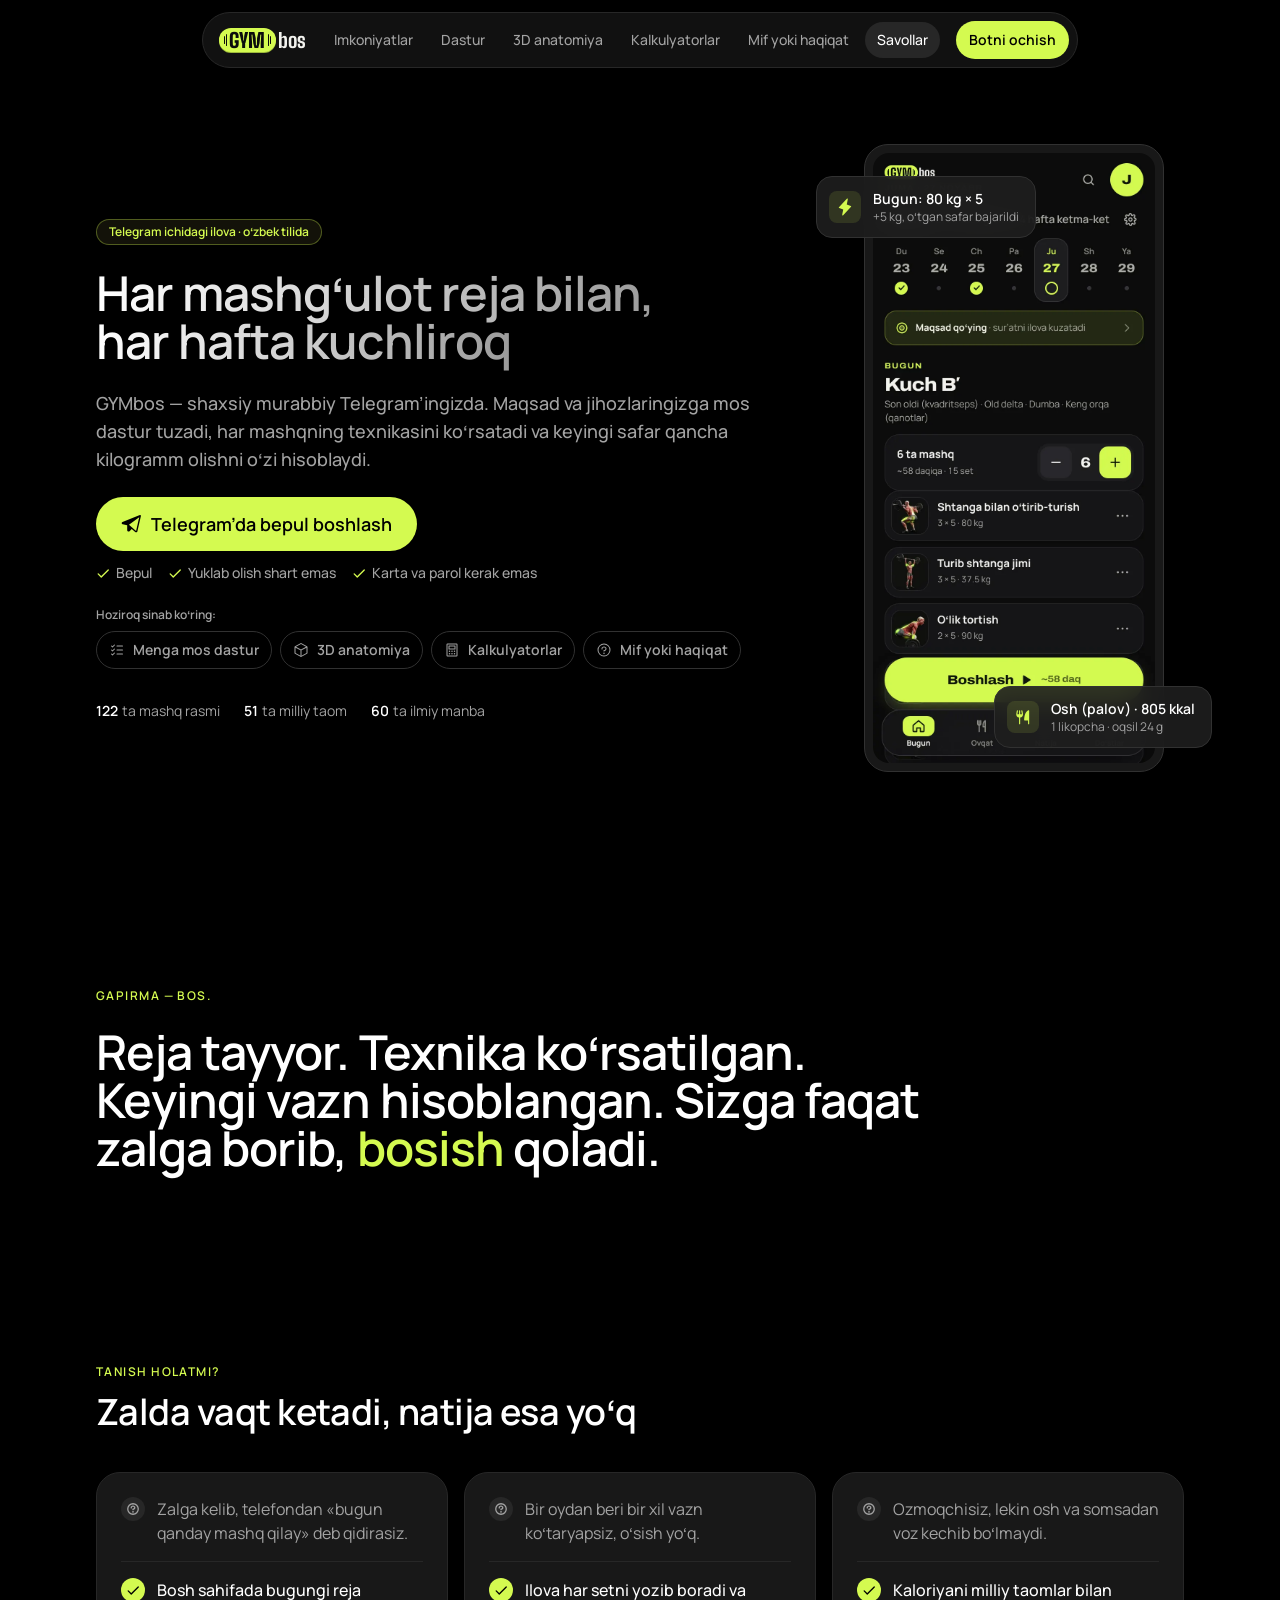
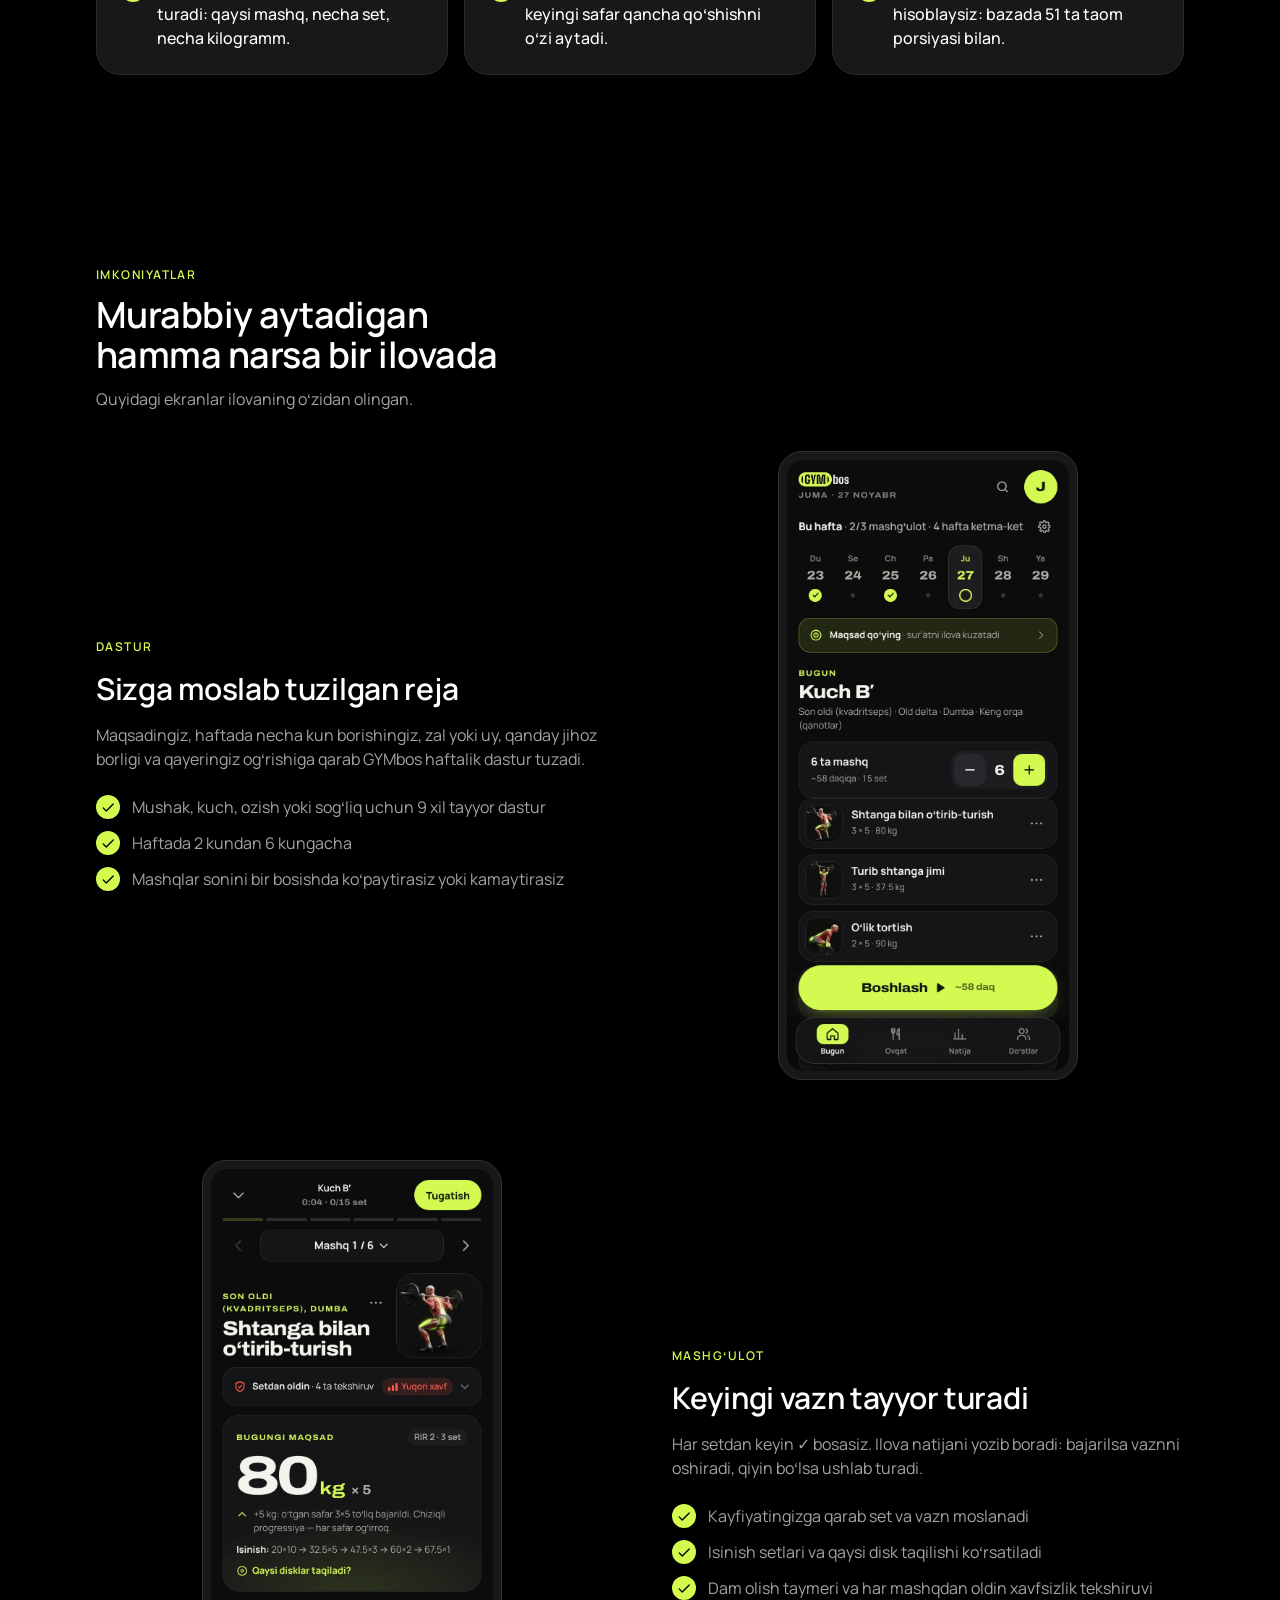
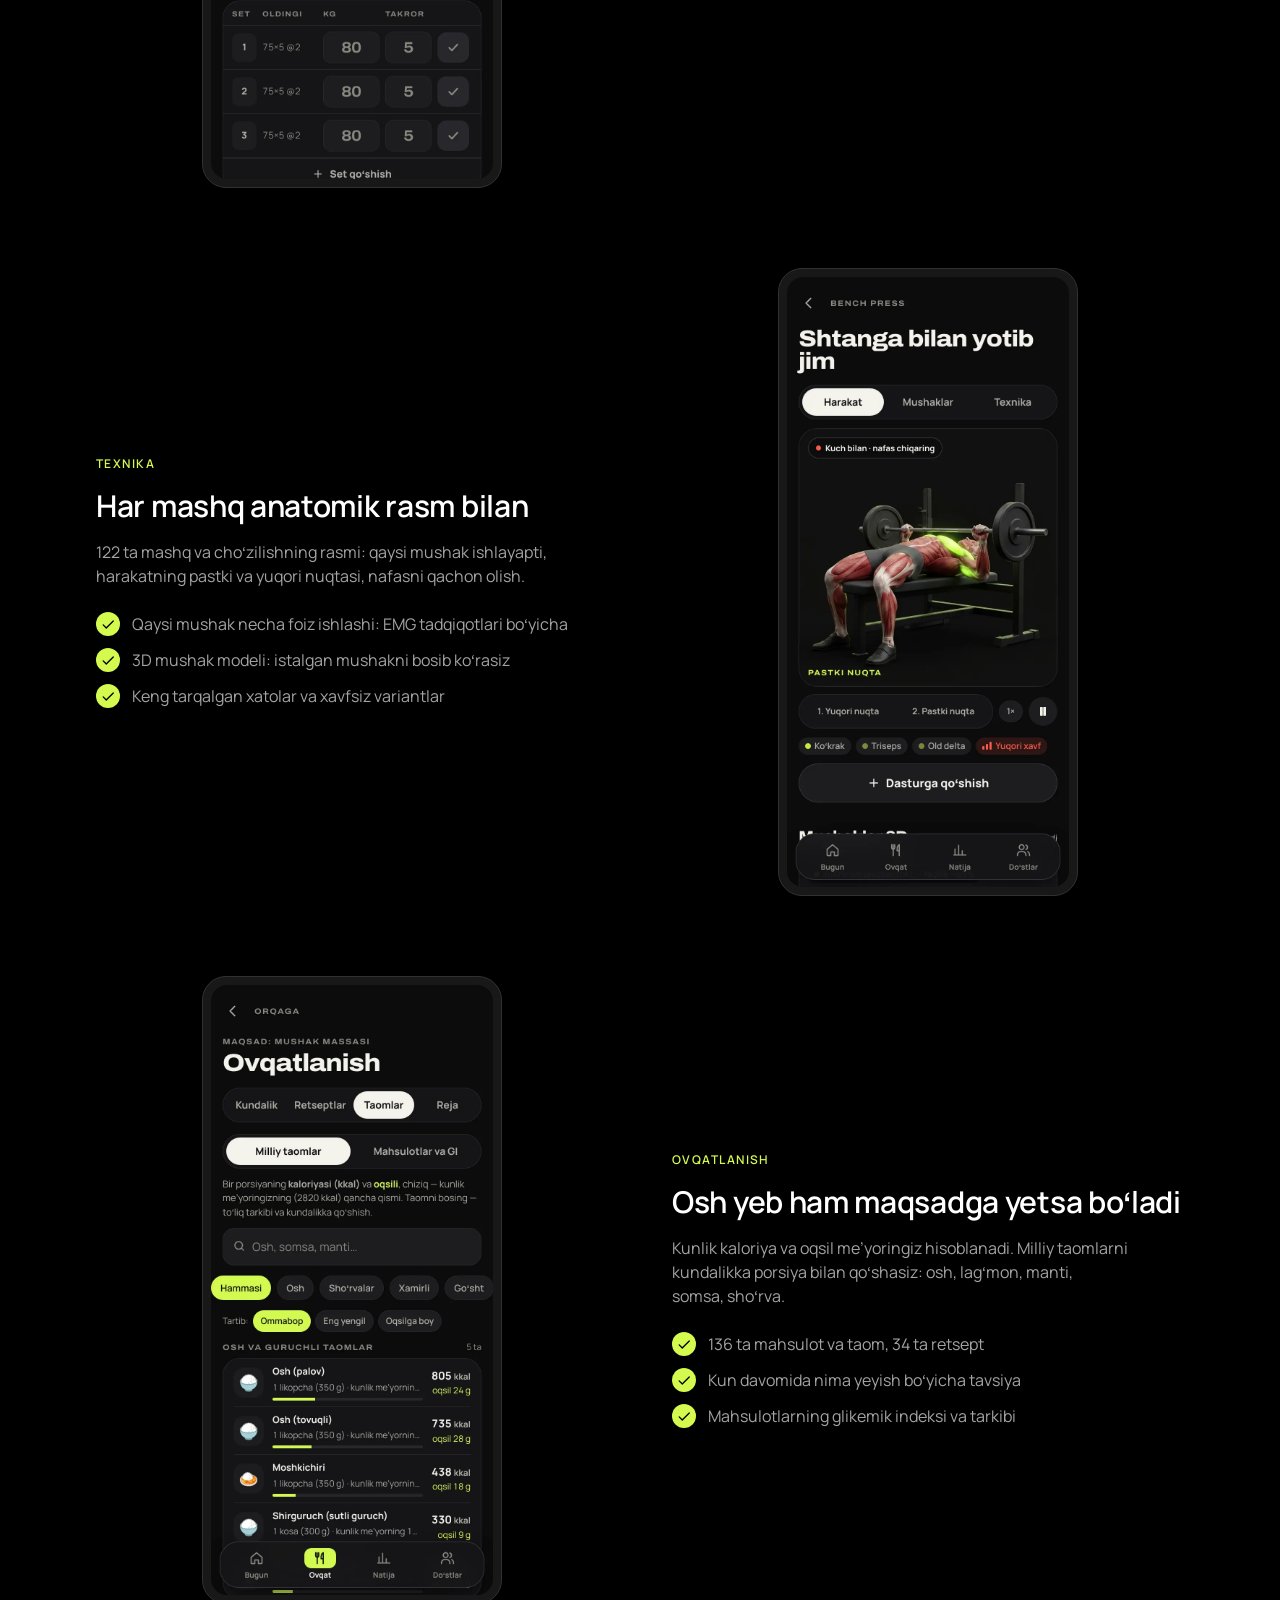
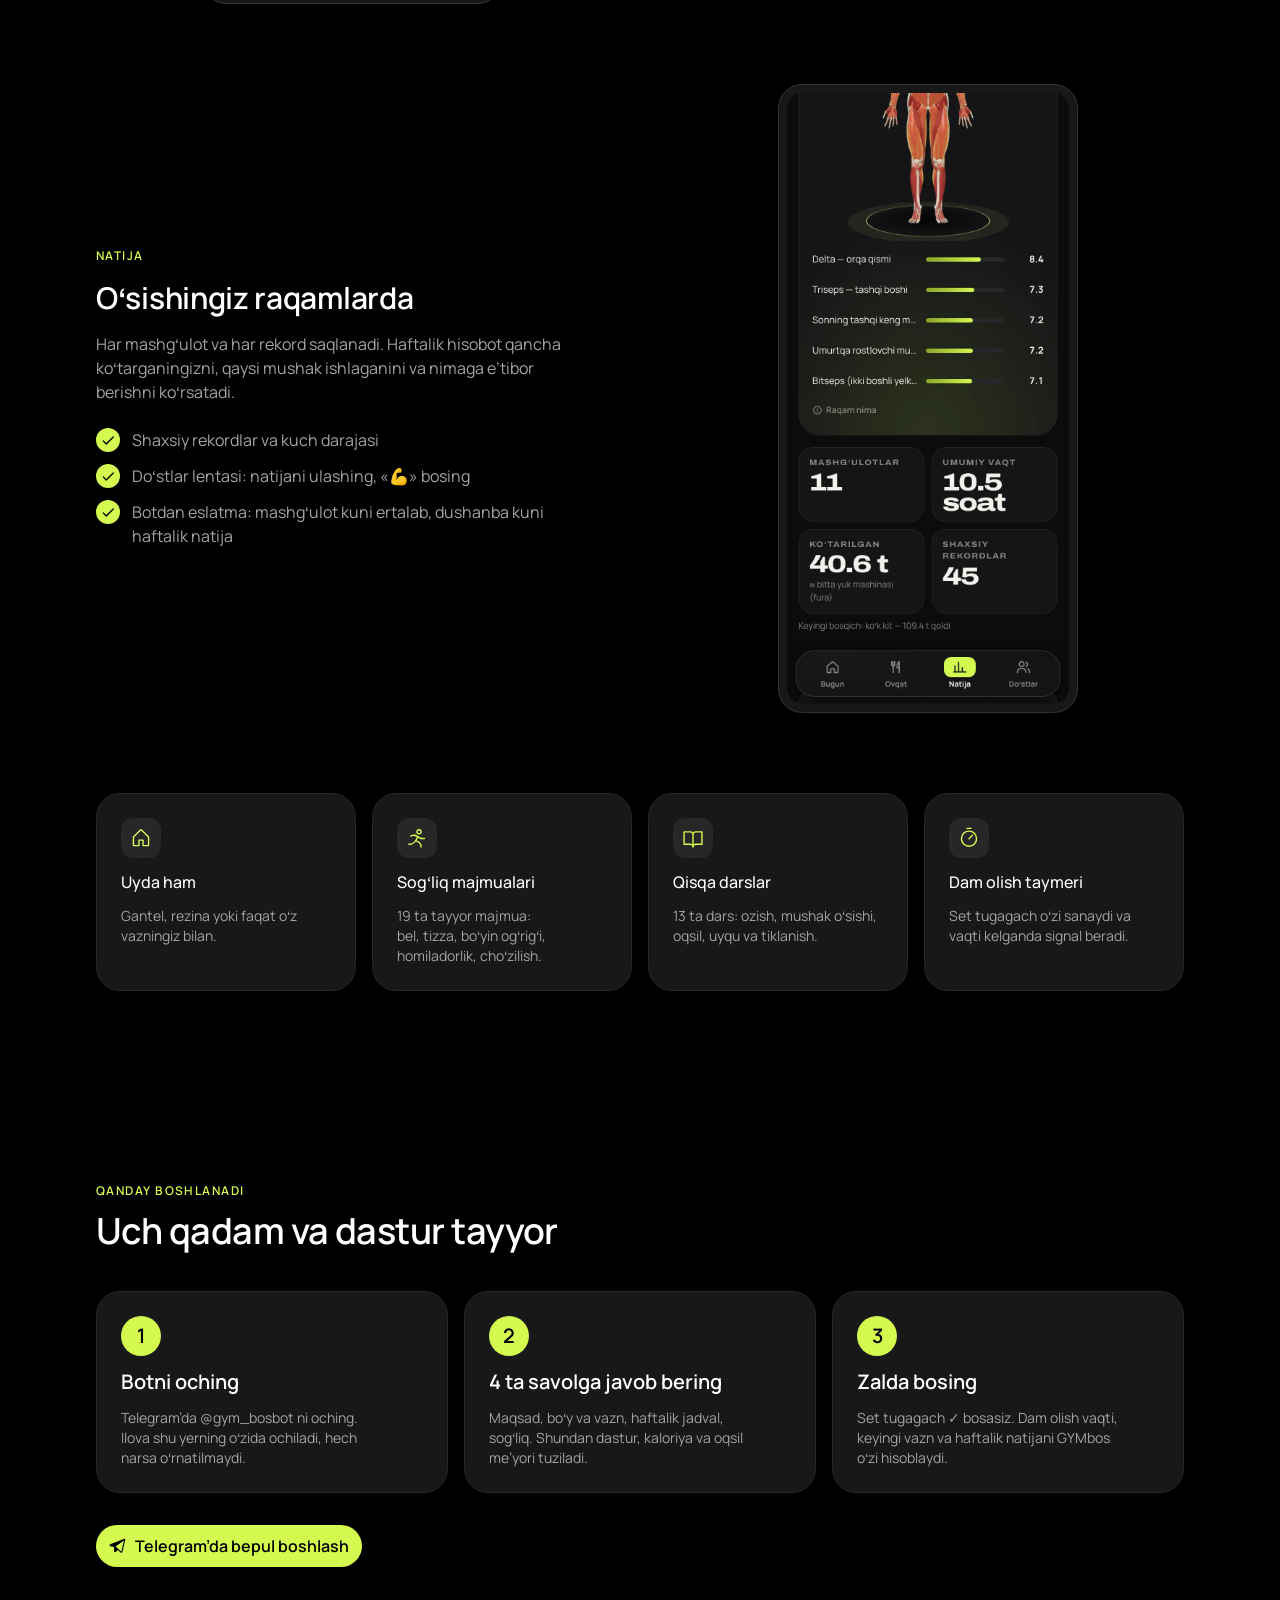
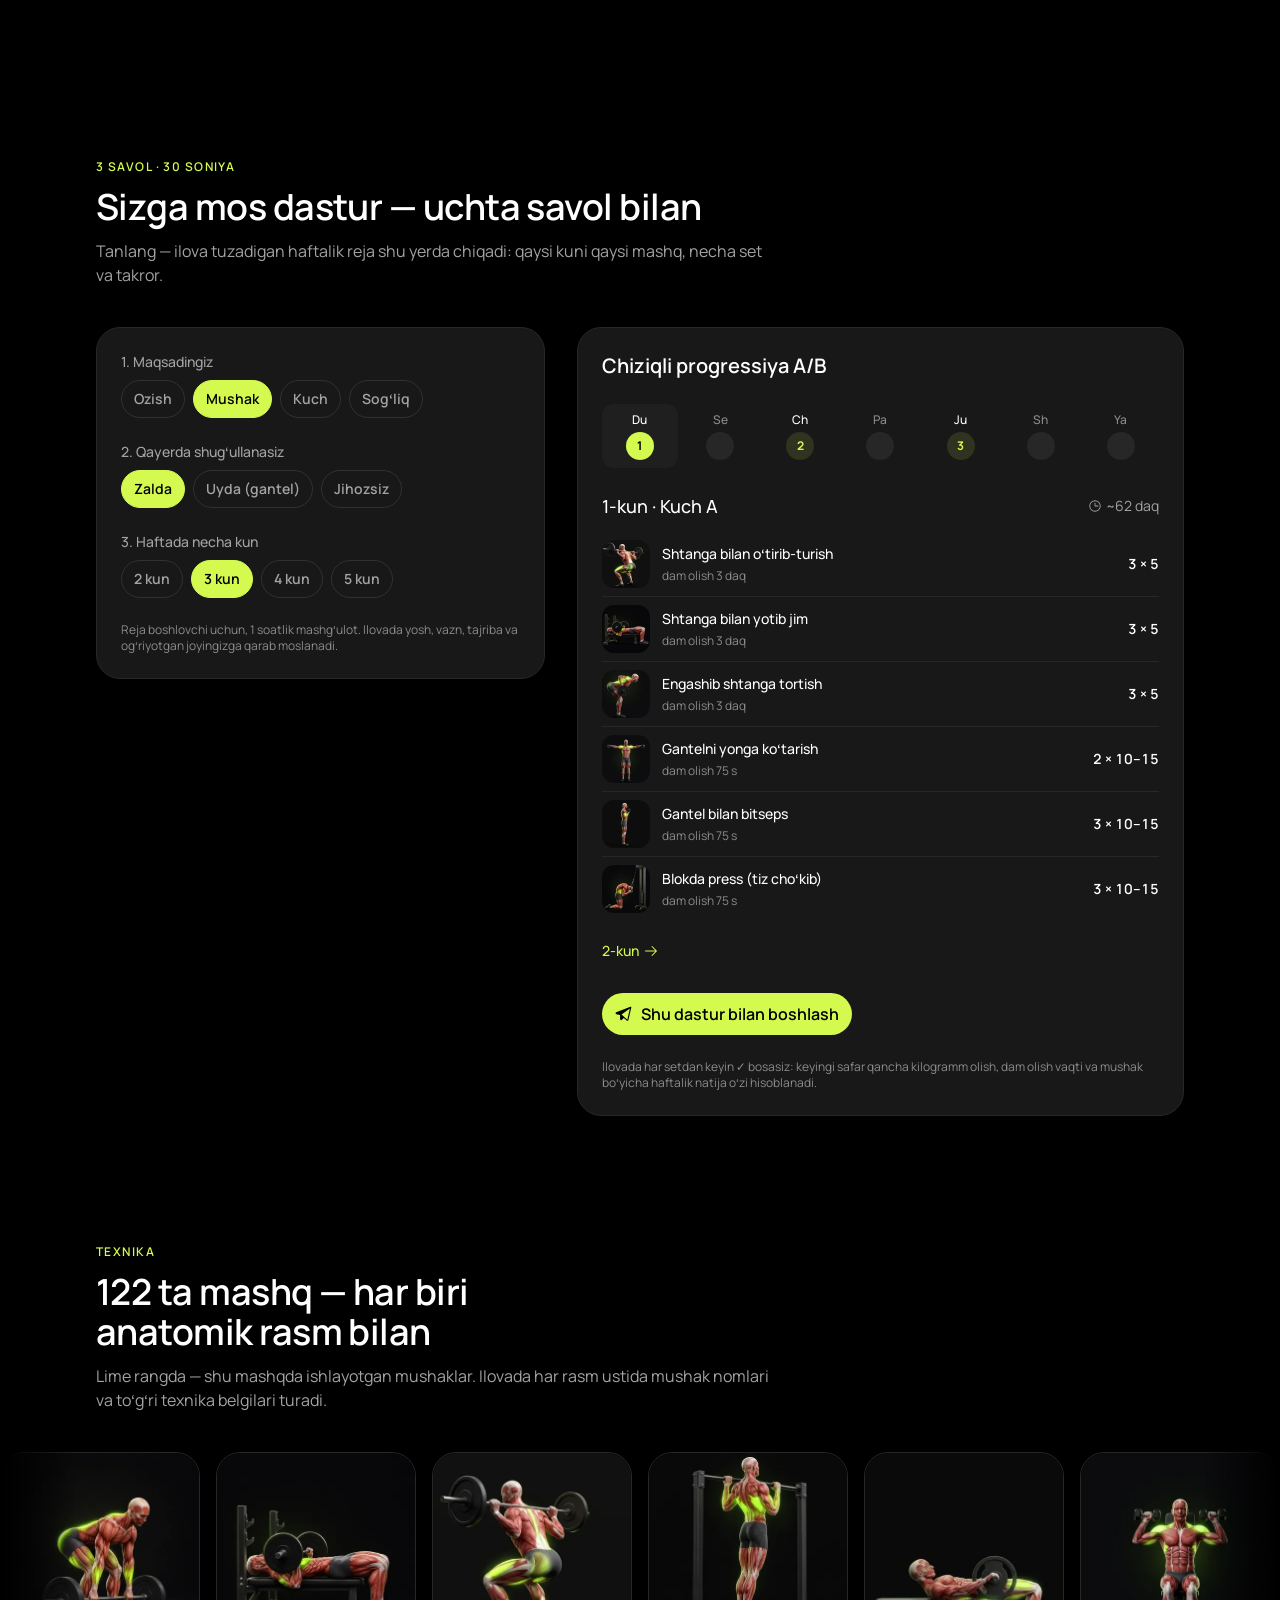
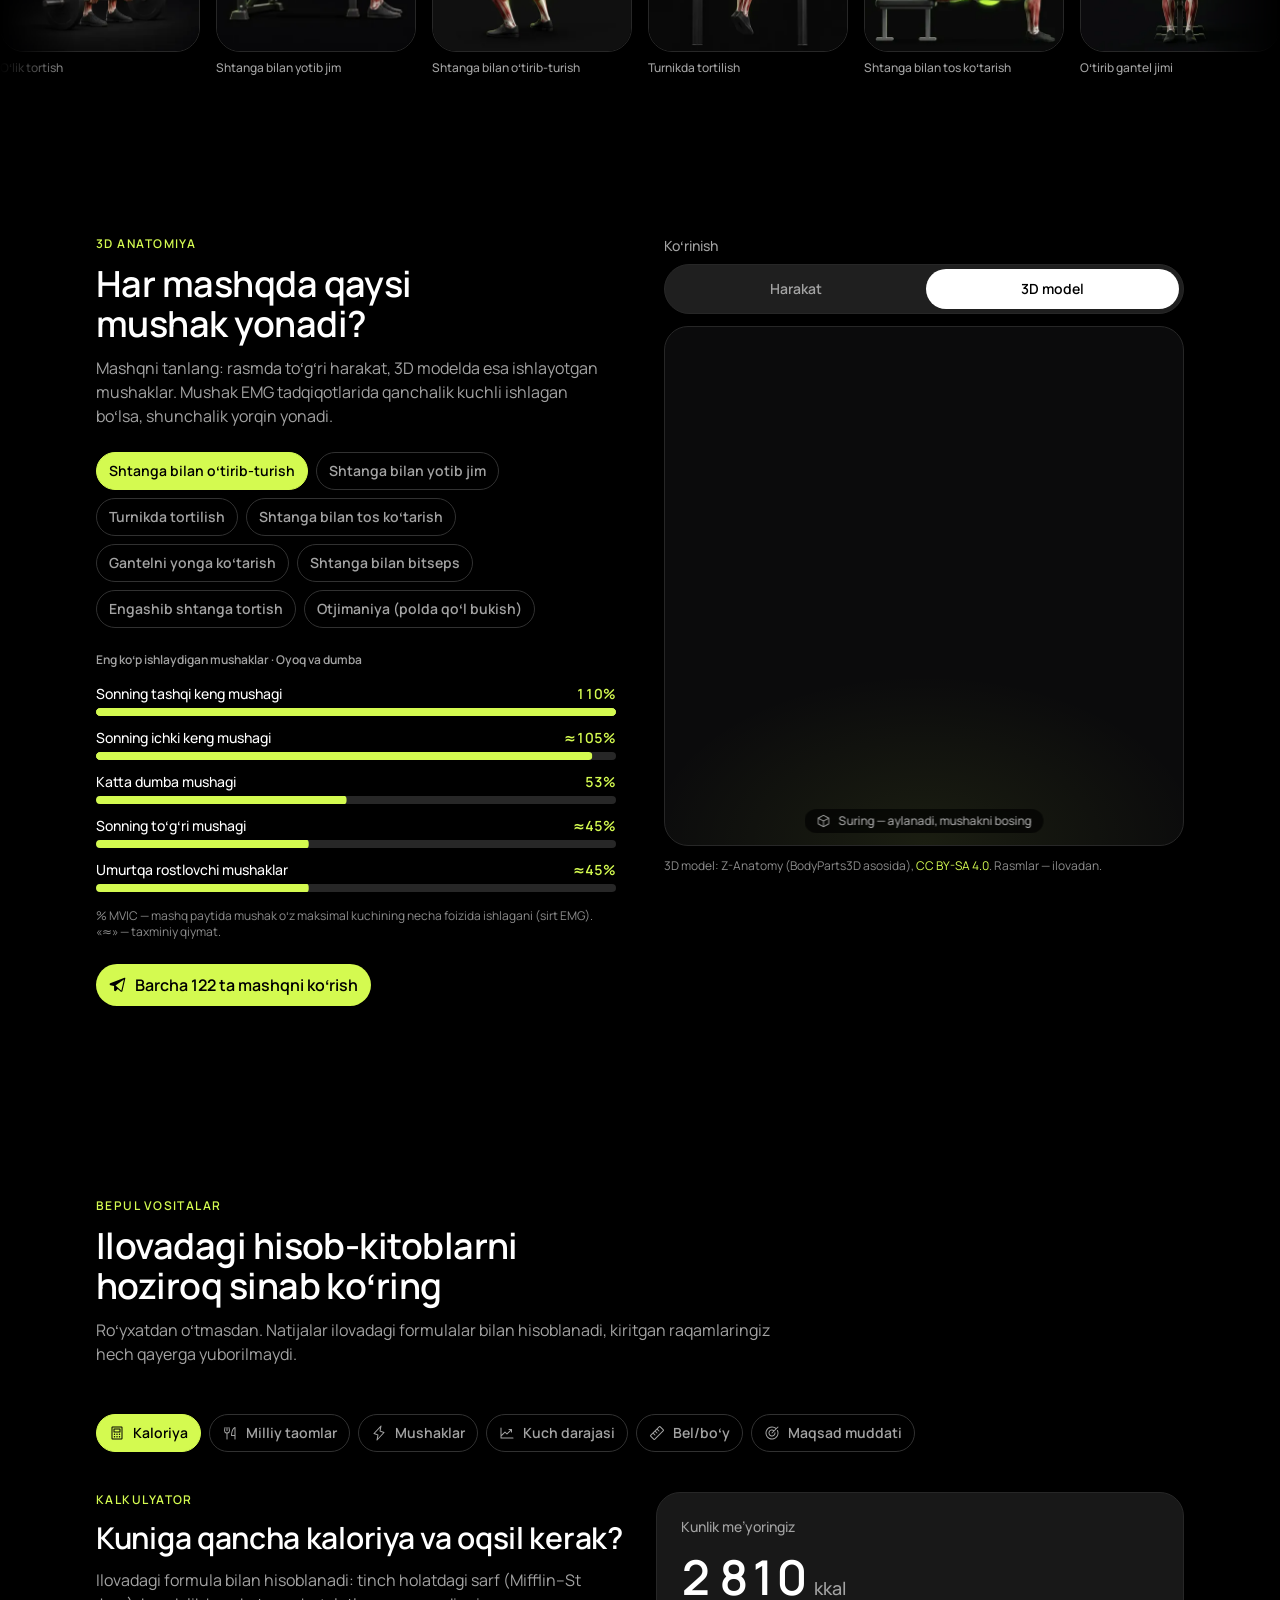
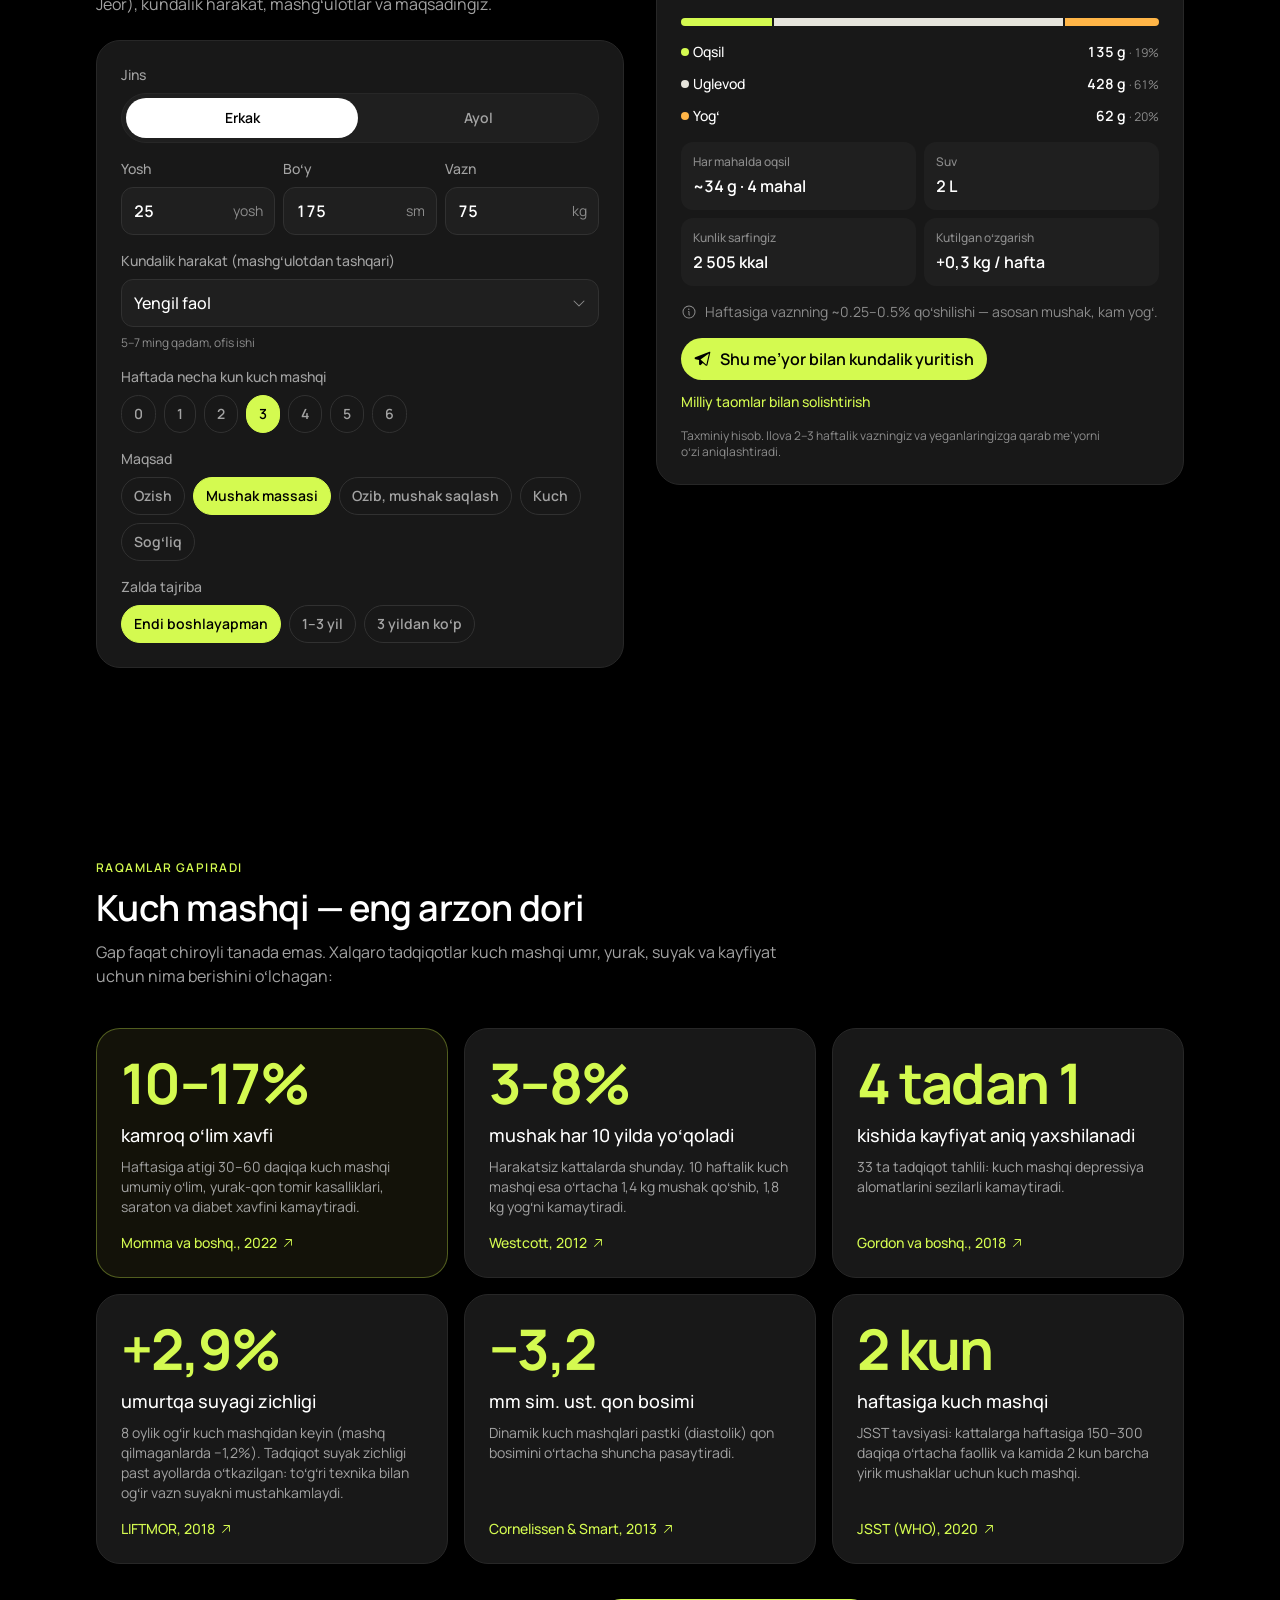
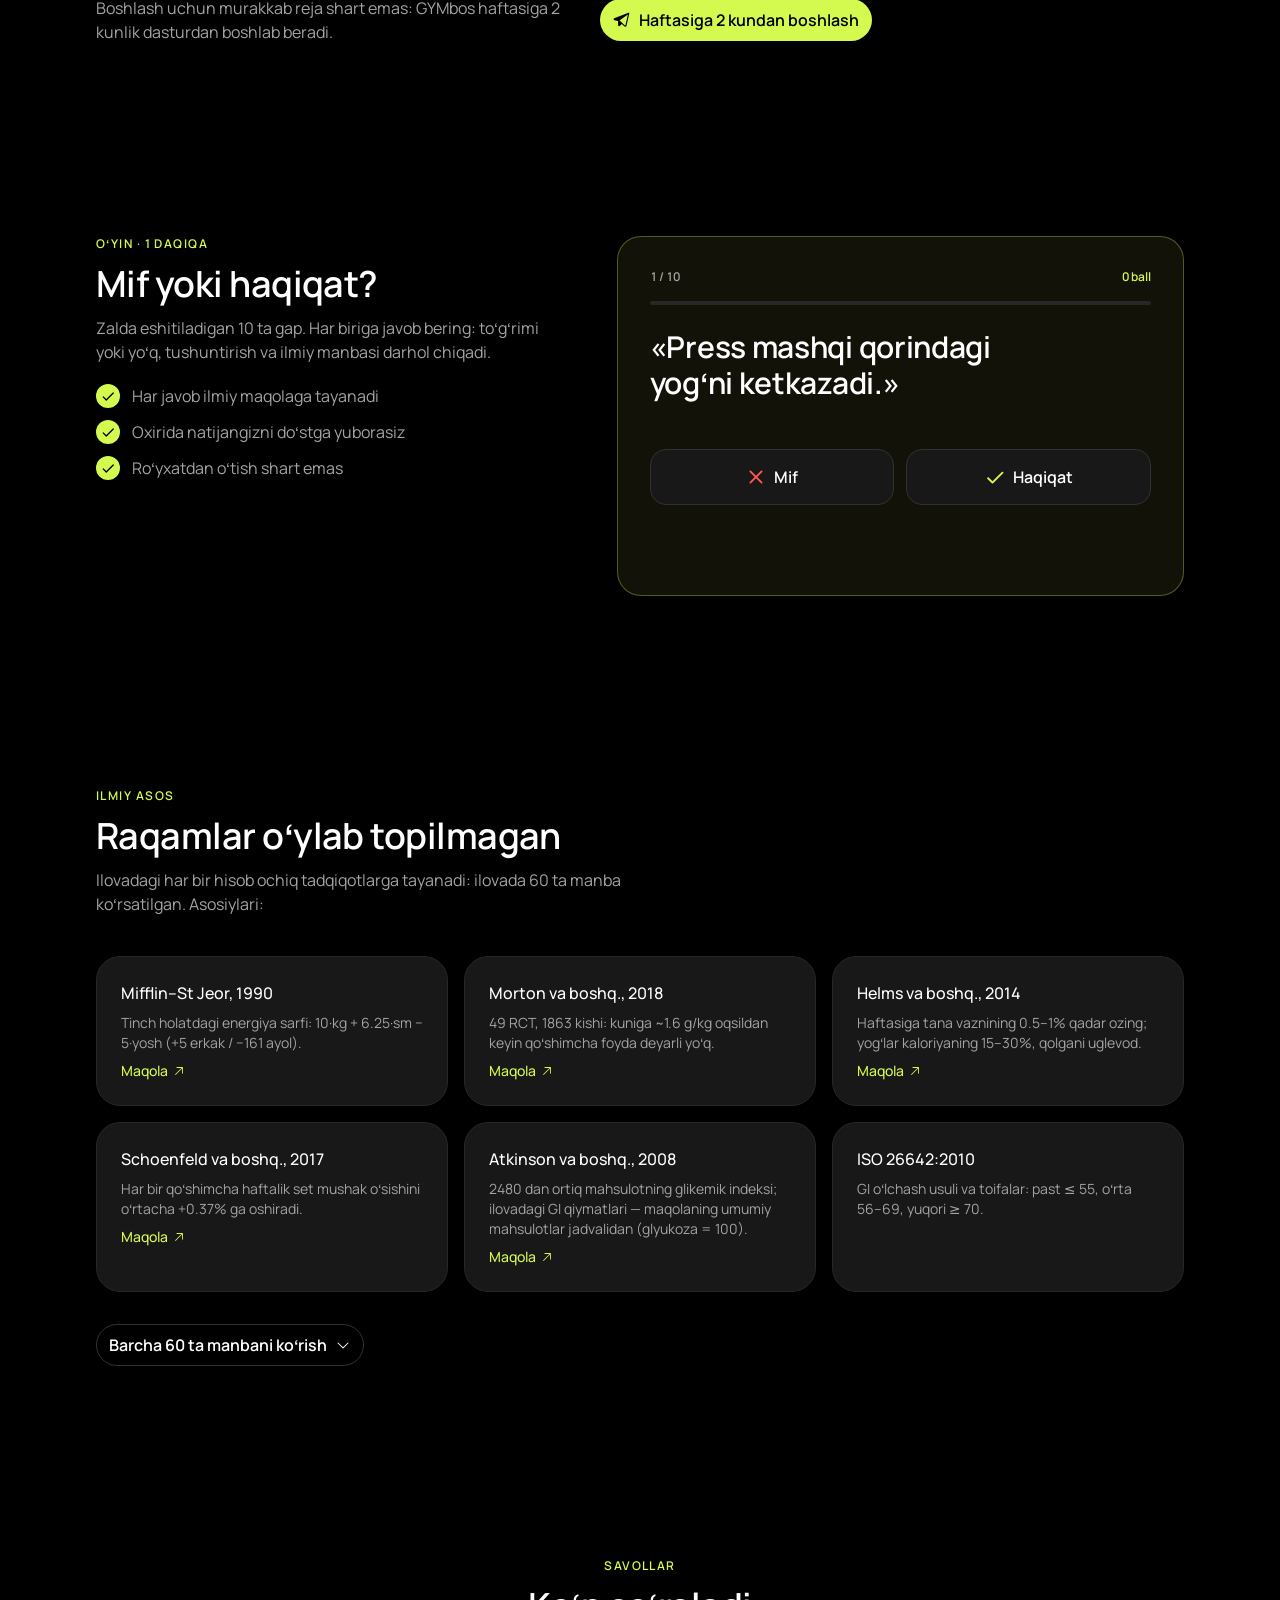
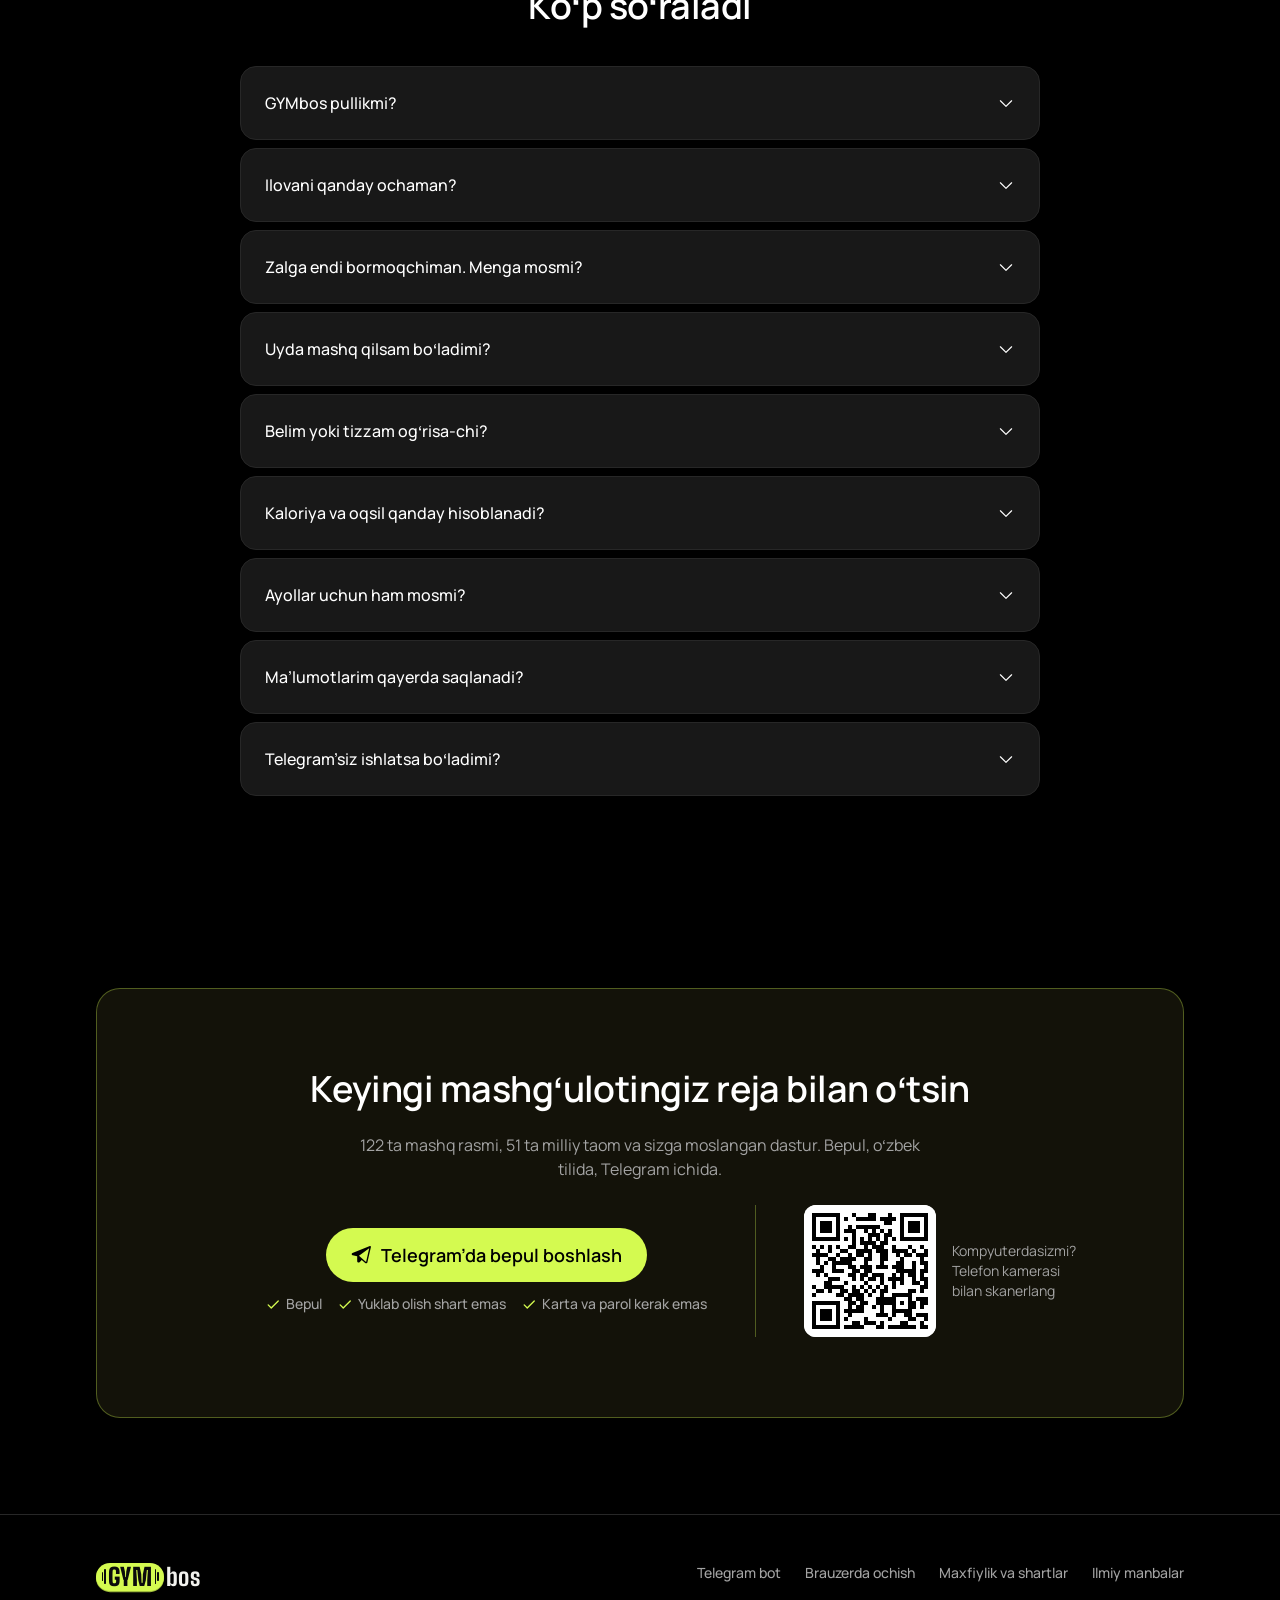
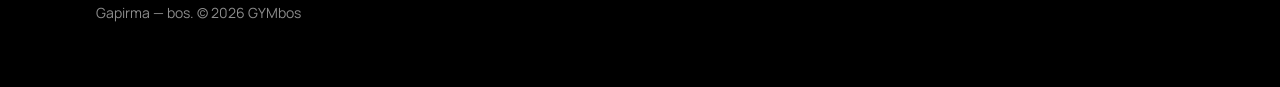
<file: index.html>
<!doctype html>
<html lang="uz">
  <head>
    <meta charset="UTF-8" />
    <meta name="viewport" content="width=device-width, initial-scale=1, viewport-fit=cover" />
    <meta name="theme-color" content="#000000" />
    <meta name="color-scheme" content="dark" />
    <title>GYMbos — Telegram’dagi shaxsiy murabbiy: mashq dasturi va kaloriya kalkulyatori</title>
    <meta name="description" content="Bepul mashq dasturi, har bir mashq texnikasi, milliy taomlar kaloriyasi va oqsil me’yori — o‘zbek tilida, Telegram ichida. Kaloriya, kuch darajasi, bel/bo‘y nisbati va maqsad muddati kalkulyatorlari, «Mif yoki haqiqat?» o‘yini — hoziroq sinab ko‘ring." />
    <link rel="canonical" href="https://gymbos.uz/" />
    <meta property="og:type" content="website" />
    <meta property="og:locale" content="uz_UZ" />
    <meta property="og:site_name" content="GYMbos" />
    <meta property="og:title" content="GYMbos — Telegram’dagi shaxsiy murabbiy" />
    <meta property="og:description" content="Har mashg‘ulot reja bilan, har hafta kuchliroq. Mashq dasturi, texnika, milliy taomlar kaloriyasi — bepul, o‘zbek tilida." />
    <meta property="og:url" content="https://gymbos.uz/" />
    <meta property="og:image" content="https://gymbos.uz/og.png" />
    <meta property="og:image:width" content="1200" />
    <meta property="og:image:height" content="630" />
    <meta name="twitter:card" content="summary_large_image" />
    <link rel="icon" href="./icon.svg" type="image/svg+xml" />
    <link rel="apple-touch-icon" href="./apple-touch-icon.png" />
    <link rel="preload" href="./shots/home.webp" as="image" type="image/webp" />
    <script>
      document.documentElement.className += ' js';
    </script>
    <script type="application/ld+json">{"@context":"https://schema.org","@type":"WebApplication","name":"GYMbos","url":"https://gymbos.uz/","inLanguage":"uz","applicationCategory":"HealthApplication","operatingSystem":"Telegram, Web","description":"Telegram ichidagi shaxsiy fitnes murabbiy: mashq dasturi, mashqlar texnikasi, milliy taomlar bilan ovqatlanish va natijalar.","offers":{"@type":"Offer","price":"0","priceCurrency":"UZS"}}</script><script type="application/ld+json">{"@context":"https://schema.org","@type":"FAQPage","mainEntity":[{"@type":"Question","name":"GYMbos pullikmi?","acceptedAnswer":{"@type":"Answer","text":"Yo‘q. Hozir ilovaning barcha imkoniyatlari bepul: dastur, mashqlar texnikasi, ovqatlanish, natijalar va do‘stlar lentasi. Karta ulash so‘ralmaydi."}},{"@type":"Question","name":"Ilovani qanday ochaman?","acceptedAnswer":{"@type":"Answer","text":"Telegram’da @gym_bosbot botini oching. Ilova Telegram’ning o‘zida ochiladi, hech narsa yuklab olish va o‘rnatish shart emas. Telefon va kompyuterdagi Telegram’da ishlaydi."}},{"@type":"Question","name":"Zalga endi bormoqchiman. Menga mosmi?","acceptedAnswer":{"@type":"Answer","text":"Ha. Boshlovchilar uchun oddiy dastur beriladi: kam mashq, aniq vazn va takror. Har bir mashqning anatomik rasmi, to‘g‘ri bajarish va keng tarqalgan xatolar ko‘rsatiladi. Vazn esa siz bajarganingizga qarab asta-sekin oshadi."}},{"@type":"Question","name":"Uyda mashq qilsam bo‘ladimi?","acceptedAnswer":{"@type":"Answer","text":"Bo‘ladi. Qaysi jihozingiz borligini belgilaysiz: gantel, rezina, turnik, girya yoki faqat o‘z vazningiz. Ilova faqat shu jihozlar bilan bajariladigan mashqlarni beradi."}},{"@type":"Question","name":"Belim yoki tizzam og‘risa-chi?","acceptedAnswer":{"@type":"Answer","text":"Anketada qayeringiz og‘rishini belgilaysiz. Shu joyga xavfli mashqlar dasturdan chiqariladi yoki yengilroq varianti beriladi, har mashqdan oldin qisqa xavfsizlik tekshiruvi bor. Kuchli yoki uzoq davom etayotgan og‘riqda avval shifokorga ko‘rining."}},{"@type":"Question","name":"Kaloriya va oqsil qanday hisoblanadi?","acceptedAnswer":{"@type":"Answer","text":"Mifflin–St Jeor formulasi, kundalik harakatingiz, mashg‘ulotlar soni va maqsadingiz bo‘yicha. Ilovada 51 ta milliy taom va 136 ta mahsulot bor: osh, lag‘mon, manti, somsani porsiya bilan kundalikka qo‘shasiz. Bir necha haftadan keyin ilova vazningiz o‘zgarishiga qarab me’yorni aniqlashtiradi."}},{"@type":"Question","name":"Ayollar uchun ham mosmi?","acceptedAnswer":{"@type":"Answer","text":"Ha. Kaloriya, oqsil va kuch me’yorlari jinsga qarab hisoblanadi. Dasturdagi mashqlar maqsadingizga qarab tanlanadi: dumba va oyoqqa urg‘u, ozish yoki umumiy tetiklik."}},{"@type":"Question","name":"Ma’lumotlarim qayerda saqlanadi?","acceptedAnswer":{"@type":"Answer","text":"Mashg‘ulotlar va ovqat kundaligi telefoningizda saqlanadi. Ro‘yxatdan o‘tsangiz, telefon almashganda yo‘qolmasligi uchun zaxira nusxasi serverda turadi. Do‘stlaringiz faqat siz ulashgan natijalarni ko‘radi. Batafsil maxfiylik sahifasida."}},{"@type":"Question","name":"Telegram’siz ishlatsa bo‘ladimi?","acceptedAnswer":{"@type":"Answer","text":"Ha, brauzer versiyasi bor (sahifa pastidagi «Brauzerda ochish» havolasi). Lekin do‘stlar lentasi, bulutdagi zaxira va botdan eslatmalar faqat Telegram’da ishlaydi."}}]}</script>
    <script type="module" crossorigin src="./assets/main-BuR-_EBF.js"></script>
    <link rel="stylesheet" crossorigin href="./assets/main-DFTO81Ro.css">
  </head>
  <body data-page="index">
    <div id="root"><link rel="preload" as="image" href="./shots/home.webp" fetchPriority="high"/><a class="skip button-sm" href="#main">Asosiy qismga o‘tish</a><header class="nav-wrap"><nav class="nav" aria-label="Asosiy menyu"><a class="nav-logo" href="#top" aria-label="GYMbos — bosh sahifa"><span class="gb flat" style="font-size:20px" role="img" aria-label="GYMbos"><span class="gb-pill" aria-hidden="true"><span class="gb-plates"><i class="s"></i><i class="l"></i></span><span class="gb-gym">GYM</span><span class="gb-plates"><i class="l"></i><i class="s"></i></span></span><span class="gb-bos" aria-hidden="true">bos</span></span></a><ul class="nav-links"><li><a class="title-4" href="#imkoniyatlar">Imkoniyatlar</a></li><li><a class="title-4" href="#dastur">Dastur</a></li><li><a class="title-4" href="#anatomiya">3D anatomiya</a></li><li><a class="title-4" href="#vositalar">Kalkulyatorlar</a></li><li><a class="title-4" href="#mif">Mif yoki haqiqat</a></li><li><a class="title-4" href="#savollar">Savollar</a></li></ul><a class="btn btn-primary button-sm" href="https://t.me/gym_bosbot?startapp=site_nav" target="_blank" rel="noopener">Botni ochish</a><button type="button" class="nav-toggle" aria-expanded="false" aria-controls="menu" aria-label="Menyuni ochish"><span></span><span></span></button></nav></header><div id="menu" class="menu" aria-hidden="true" inert=""><ul><li style="transition-delay:0ms"><a class="menu-link heading-4" href="#imkoniyatlar">Imkoniyatlar</a></li><li style="transition-delay:0ms"><a class="menu-link heading-4" href="#dastur">Dastur</a></li><li style="transition-delay:0ms"><a class="menu-link heading-4" href="#anatomiya">3D anatomiya</a></li><li style="transition-delay:0ms"><a class="menu-link heading-4" href="#vositalar">Kalkulyatorlar</a></li><li style="transition-delay:0ms"><a class="menu-link heading-4" href="#mif">Mif yoki haqiqat</a></li><li style="transition-delay:0ms"><a class="menu-link heading-4" href="#savollar">Savollar</a></li><li style="transition-delay:0ms"><a class="menu-link heading-4 muted" href="https://nshakhobiddin.github.io/kachok.uz/">Brauzerda ochish</a></li></ul></div><main id="main"><section id="top" class="hero" aria-labelledby="hero-t"><div class="container hero-grid"><div class="hero-copy"><span class="badge caption-3">Telegram ichidagi ilova · o‘zbek tilida</span><h1 id="hero-t" class="hero-title"><span class="grad">Har mashg‘ulot reja bilan,<br class="br-md"/> har hafta kuchliroq</span></h1><p class="hero-sub title-2">GYMbos — shaxsiy murabbiy Telegram’ingizda. Maqsad va jihozlaringizga mos dastur tuzadi, har mashqning texnikasini ko‘rsatadi va keyingi safar qancha kilogramm olishni o‘zi hisoblaydi.</p><div class="hero-cta"><a class="btn btn-primary btn-lg button-lg" href="https://t.me/gym_bosbot?startapp=site_hero" target="_blank" rel="noopener"><svg xmlns="http://www.w3.org/2000/svg" width="22" height="22" fill="currentColor" viewBox="0 0 256 256" aria-hidden="true"><path d="M228.88,26.19a9,9,0,0,0-9.16-1.57L17.06,103.93a14.22,14.22,0,0,0,2.43,27.21L72,141.45V200a15.92,15.92,0,0,0,10,14.83,15.91,15.91,0,0,0,17.51-3.73l25.32-26.26L165,220a15.88,15.88,0,0,0,10.51,4,16.3,16.3,0,0,0,5-.79,15.85,15.85,0,0,0,10.67-11.63L231.77,35A9,9,0,0,0,228.88,26.19ZM175.53,208,92.85,135.5l119-85.29Z"></path></svg>Telegram’da bepul boshlash</a><ul class="assure caption-1" aria-label="Shartlar"><li><svg xmlns="http://www.w3.org/2000/svg" width="14" height="14" fill="currentColor" viewBox="0 0 256 256" aria-hidden="true"><path d="M232.49,80.49l-128,128a12,12,0,0,1-17,0l-56-56a12,12,0,1,1,17-17L96,183,215.51,63.51a12,12,0,0,1,17,17Z"></path></svg>Bepul</li><li><svg xmlns="http://www.w3.org/2000/svg" width="14" height="14" fill="currentColor" viewBox="0 0 256 256" aria-hidden="true"><path d="M232.49,80.49l-128,128a12,12,0,0,1-17,0l-56-56a12,12,0,1,1,17-17L96,183,215.51,63.51a12,12,0,0,1,17,17Z"></path></svg>Yuklab olish shart emas</li><li><svg xmlns="http://www.w3.org/2000/svg" width="14" height="14" fill="currentColor" viewBox="0 0 256 256" aria-hidden="true"><path d="M232.49,80.49l-128,128a12,12,0,0,1-17,0l-56-56a12,12,0,1,1,17-17L96,183,215.51,63.51a12,12,0,0,1,17,17Z"></path></svg>Karta va parol kerak emas</li></ul></div><nav class="quick" aria-label="Hoziroq sinab ko‘ring"><span class="caption-3 muted">Hoziroq sinab ko‘ring:</span><div class="quick-row"><a class="chip button-sm" href="#dastur"><svg xmlns="http://www.w3.org/2000/svg" width="16" height="16" fill="currentColor" viewBox="0 0 256 256" aria-hidden="true"><path d="M224,128a8,8,0,0,1-8,8H128a8,8,0,0,1,0-16h88A8,8,0,0,1,224,128ZM128,72h88a8,8,0,0,0,0-16H128a8,8,0,0,0,0,16Zm88,112H128a8,8,0,0,0,0,16h88a8,8,0,0,0,0-16ZM82.34,42.34,56,68.69,45.66,58.34A8,8,0,0,0,34.34,69.66l16,16a8,8,0,0,0,11.32,0l32-32A8,8,0,0,0,82.34,42.34Zm0,64L56,132.69,45.66,122.34a8,8,0,0,0-11.32,11.32l16,16a8,8,0,0,0,11.32,0l32-32a8,8,0,0,0-11.32-11.32Zm0,64L56,196.69,45.66,186.34a8,8,0,0,0-11.32,11.32l16,16a8,8,0,0,0,11.32,0l32-32a8,8,0,0,0-11.32-11.32Z"></path></svg>Menga mos dastur</a><a class="chip button-sm" href="#anatomiya"><svg xmlns="http://www.w3.org/2000/svg" width="16" height="16" fill="currentColor" viewBox="0 0 256 256" aria-hidden="true"><path d="M223.68,66.15,135.68,18h0a15.88,15.88,0,0,0-15.36,0l-88,48.17a16,16,0,0,0-8.32,14v95.64a16,16,0,0,0,8.32,14l88,48.17a15.88,15.88,0,0,0,15.36,0l88-48.17a16,16,0,0,0,8.32-14V80.18A16,16,0,0,0,223.68,66.15ZM128,32h0l80.34,44L128,120,47.66,76ZM40,90l80,43.78v85.79L40,175.82Zm96,129.57V133.82L216,90v85.78Z"></path></svg>3D anatomiya</a><a class="chip button-sm" href="#vositalar"><svg xmlns="http://www.w3.org/2000/svg" width="16" height="16" fill="currentColor" viewBox="0 0 256 256" aria-hidden="true"><path d="M80,120h96a8,8,0,0,0,8-8V64a8,8,0,0,0-8-8H80a8,8,0,0,0-8,8v48A8,8,0,0,0,80,120Zm8-48h80v32H88ZM200,24H56A16,16,0,0,0,40,40V216a16,16,0,0,0,16,16H200a16,16,0,0,0,16-16V40A16,16,0,0,0,200,24Zm0,192H56V40H200ZM100,148a12,12,0,1,1-12-12A12,12,0,0,1,100,148Zm40,0a12,12,0,1,1-12-12A12,12,0,0,1,140,148Zm40,0a12,12,0,1,1-12-12A12,12,0,0,1,180,148Zm-80,40a12,12,0,1,1-12-12A12,12,0,0,1,100,188Zm40,0a12,12,0,1,1-12-12A12,12,0,0,1,140,188Zm40,0a12,12,0,1,1-12-12A12,12,0,0,1,180,188Z"></path></svg>Kalkulyatorlar</a><a class="chip button-sm" href="#mif"><svg xmlns="http://www.w3.org/2000/svg" width="16" height="16" fill="currentColor" viewBox="0 0 256 256" aria-hidden="true"><path d="M140,180a12,12,0,1,1-12-12A12,12,0,0,1,140,180ZM128,72c-22.06,0-40,16.15-40,36v4a8,8,0,0,0,16,0v-4c0-11,10.77-20,24-20s24,9,24,20-10.77,20-24,20a8,8,0,0,0-8,8v8a8,8,0,0,0,16,0v-.72c18.24-3.35,32-17.9,32-35.28C168,88.15,150.06,72,128,72Zm104,56A104,104,0,1,1,128,24,104.11,104.11,0,0,1,232,128Zm-16,0a88,88,0,1,0-88,88A88.1,88.1,0,0,0,216,128Z"></path></svg>Mif yoki haqiqat</a></div></nav><ul class="proof body-6" aria-label="Ilovada"><li><b class="body-4">122</b> ta mashq rasmi</li><li><b class="body-4">51</b> ta milliy taom</li><li><b class="body-4">60</b> ta ilmiy manba</li></ul></div><div class="hero-visual"><div class="hero-phone"><div class="phone"><img src="./shots/home.webp" width="390" height="844" alt="GYMbos bosh sahifasi: haftalik jadval, bugungi «Kuch B′» mashg‘uloti, 6 ta mashq va «Boshlash» tugmasi" loading="eager" decoding="async" fetchPriority="high"/></div><div class="chip-float chip-a" aria-hidden="true"><span class="ico"><svg xmlns="http://www.w3.org/2000/svg" width="18" height="18" fill="currentColor" viewBox="0 0 256 256"><path d="M213.85,125.46l-112,120a8,8,0,0,1-13.69-7l14.66-73.33L45.19,143.49a8,8,0,0,1-3-13l112-120a8,8,0,0,1,13.69,7L153.18,90.9l57.63,21.61a8,8,0,0,1,3,12.95Z"></path></svg></span><span class="stack"><span class="body-4">Bugun: 80 kg × 5</span><span class="caption-5 muted">+5 kg, o‘tgan safar bajarildi</span></span></div><div class="chip-float chip-b" aria-hidden="true"><span class="ico"><svg xmlns="http://www.w3.org/2000/svg" width="18" height="18" fill="currentColor" viewBox="0 0 256 256"><path d="M216,40V224a8,8,0,0,1-16,0V176H152a8,8,0,0,1-8-8,268.75,268.75,0,0,1,7.22-56.88c9.78-40.49,28.32-67.63,53.63-78.47A8,8,0,0,1,216,40Zm-96.11-1.31a8,8,0,1,0-15.78,2.63L111.89,88H88V40a8,8,0,0,0-16,0V88H48.11l7.78-46.68a8,8,0,1,0-15.78-2.63l-8,48A8.17,8.17,0,0,0,32,88a48.07,48.07,0,0,0,40,47.32V224a8,8,0,0,0,16,0V135.32A48.07,48.07,0,0,0,128,88a8.17,8.17,0,0,0-.11-1.31Z"></path></svg></span><span class="stack"><span class="body-4">Osh (palov) · 805 kkal</span><span class="caption-5 muted">1 likopcha · oqsil 24 g</span></span></div></div></div></div></section><section class="tagline" aria-label="Shior"><div class="container stack gap-24"><span class="eyebrow">Gapirma — bos.</span><p class="tagline-text"><span class="w">Reja<!-- --> </span><span class="w">tayyor.<!-- --> </span><span class="w">Texnika<!-- --> </span><span class="w">ko‘rsatilgan.<!-- --> </span><span class="w">Keyingi<!-- --> </span><span class="w">vazn<!-- --> </span><span class="w">hisoblangan.<!-- --> </span><span class="w">Sizga<!-- --> </span><span class="w">faqat<!-- --> </span><span class="w">zalga<!-- --> </span><span class="w">borib,<!-- --> </span><span class="w hl">bosish<!-- --> </span><span class="w">qoladi.</span></p></div></section><section class="section" aria-labelledby="pains-t"><div class="container"><div class="section-head reveal"><span class="eyebrow">Tanish holatmi?</span><h2 id="pains-t" class="section-title">Zalda vaqt ketadi, natija esa yo‘q</h2></div><div class="grid-3"><article class="card pain reveal" style="transition-delay:0ms"><p class="pain-q body-3"><span class="ico-round dim" aria-hidden="true"><svg xmlns="http://www.w3.org/2000/svg" width="14" height="14" fill="currentColor" viewBox="0 0 256 256"><path d="M144,180a16,16,0,1,1-16-16A16,16,0,0,1,144,180Zm92-52A108,108,0,1,1,128,20,108.12,108.12,0,0,1,236,128Zm-24,0a84,84,0,1,0-84,84A84.09,84.09,0,0,0,212,128ZM128,64c-24.26,0-44,17.94-44,40v4a12,12,0,0,0,24,0v-4c0-8.82,9-16,20-16s20,7.18,20,16-9,16-20,16a12,12,0,0,0-12,12v8a12,12,0,0,0,23.73,2.56C158.31,137.88,172,122.37,172,104,172,81.94,152.26,64,128,64Z"></path></svg></span>Zalga kelib, telefondan «bugun qanday mashq qilay» deb qidirasiz.</p><p class="pain-a body-2"><span class="ico-round lime" aria-hidden="true"><svg xmlns="http://www.w3.org/2000/svg" width="14" height="14" fill="currentColor" viewBox="0 0 256 256"><path d="M232.49,80.49l-128,128a12,12,0,0,1-17,0l-56-56a12,12,0,1,1,17-17L96,183,215.51,63.51a12,12,0,0,1,17,17Z"></path></svg></span>Bosh sahifada bugungi reja turadi: qaysi mashq, necha set, necha kilogramm.</p></article><article class="card pain reveal" style="transition-delay:80ms"><p class="pain-q body-3"><span class="ico-round dim" aria-hidden="true"><svg xmlns="http://www.w3.org/2000/svg" width="14" height="14" fill="currentColor" viewBox="0 0 256 256"><path d="M144,180a16,16,0,1,1-16-16A16,16,0,0,1,144,180Zm92-52A108,108,0,1,1,128,20,108.12,108.12,0,0,1,236,128Zm-24,0a84,84,0,1,0-84,84A84.09,84.09,0,0,0,212,128ZM128,64c-24.26,0-44,17.94-44,40v4a12,12,0,0,0,24,0v-4c0-8.82,9-16,20-16s20,7.18,20,16-9,16-20,16a12,12,0,0,0-12,12v8a12,12,0,0,0,23.73,2.56C158.31,137.88,172,122.37,172,104,172,81.94,152.26,64,128,64Z"></path></svg></span>Bir oydan beri bir xil vazn ko‘taryapsiz, o‘sish yo‘q.</p><p class="pain-a body-2"><span class="ico-round lime" aria-hidden="true"><svg xmlns="http://www.w3.org/2000/svg" width="14" height="14" fill="currentColor" viewBox="0 0 256 256"><path d="M232.49,80.49l-128,128a12,12,0,0,1-17,0l-56-56a12,12,0,1,1,17-17L96,183,215.51,63.51a12,12,0,0,1,17,17Z"></path></svg></span>Ilova har setni yozib boradi va keyingi safar qancha qo‘shishni o‘zi aytadi.</p></article><article class="card pain reveal" style="transition-delay:160ms"><p class="pain-q body-3"><span class="ico-round dim" aria-hidden="true"><svg xmlns="http://www.w3.org/2000/svg" width="14" height="14" fill="currentColor" viewBox="0 0 256 256"><path d="M144,180a16,16,0,1,1-16-16A16,16,0,0,1,144,180Zm92-52A108,108,0,1,1,128,20,108.12,108.12,0,0,1,236,128Zm-24,0a84,84,0,1,0-84,84A84.09,84.09,0,0,0,212,128ZM128,64c-24.26,0-44,17.94-44,40v4a12,12,0,0,0,24,0v-4c0-8.82,9-16,20-16s20,7.18,20,16-9,16-20,16a12,12,0,0,0-12,12v8a12,12,0,0,0,23.73,2.56C158.31,137.88,172,122.37,172,104,172,81.94,152.26,64,128,64Z"></path></svg></span>Ozmoqchisiz, lekin osh va somsadan voz kechib bo‘lmaydi.</p><p class="pain-a body-2"><span class="ico-round lime" aria-hidden="true"><svg xmlns="http://www.w3.org/2000/svg" width="14" height="14" fill="currentColor" viewBox="0 0 256 256"><path d="M232.49,80.49l-128,128a12,12,0,0,1-17,0l-56-56a12,12,0,1,1,17-17L96,183,215.51,63.51a12,12,0,0,1,17,17Z"></path></svg></span>Kaloriyani milliy taomlar bilan hisoblaysiz: bazada 51 ta taom porsiyasi bilan.</p></article></div></div></section><section id="imkoniyatlar" class="section" aria-labelledby="feat-t"><div class="container"><div class="section-head reveal"><span class="eyebrow">Imkoniyatlar</span><h2 id="feat-t" class="section-title">Murabbiy aytadigan hamma narsa bir ilovada</h2><p class="body-3 muted">Quyidagi ekranlar ilovaning o‘zidan olingan.</p></div><div class="features"><article class="feature"><div class="feature-copy reveal"><span class="eyebrow">Dastur</span><h3 class="heading-4">Sizga moslab tuzilgan reja</h3><p class="body-3 muted">Maqsadingiz, haftada necha kun borishingiz, zal yoki uy, qanday jihoz borligi va qayeringiz og‘rishiga qarab GYMbos haftalik dastur tuzadi.</p><ul class="checks"><li><span class="ico-round lime" aria-hidden="true"><svg xmlns="http://www.w3.org/2000/svg" width="14" height="14" fill="currentColor" viewBox="0 0 256 256"><path d="M232.49,80.49l-128,128a12,12,0,0,1-17,0l-56-56a12,12,0,1,1,17-17L96,183,215.51,63.51a12,12,0,0,1,17,17Z"></path></svg></span><span class="body-3 muted">Mushak, kuch, ozish yoki sog‘liq uchun 9 xil tayyor dastur</span></li><li><span class="ico-round lime" aria-hidden="true"><svg xmlns="http://www.w3.org/2000/svg" width="14" height="14" fill="currentColor" viewBox="0 0 256 256"><path d="M232.49,80.49l-128,128a12,12,0,0,1-17,0l-56-56a12,12,0,1,1,17-17L96,183,215.51,63.51a12,12,0,0,1,17,17Z"></path></svg></span><span class="body-3 muted">Haftada 2 kundan 6 kungacha</span></li><li><span class="ico-round lime" aria-hidden="true"><svg xmlns="http://www.w3.org/2000/svg" width="14" height="14" fill="currentColor" viewBox="0 0 256 256"><path d="M232.49,80.49l-128,128a12,12,0,0,1-17,0l-56-56a12,12,0,1,1,17-17L96,183,215.51,63.51a12,12,0,0,1,17,17Z"></path></svg></span><span class="body-3 muted">Mashqlar sonini bir bosishda ko‘paytirasiz yoki kamaytirasiz</span></li></ul></div><div class="feature-media reveal"><div class="phone"><img src="./shots/home.webp" width="390" height="844" alt="Bugungi mashg‘ulot: mashqlar ro‘yxati, setlar va vaznlar" loading="lazy" decoding="async" fetchPriority="auto"/></div></div></article><article class="feature flip"><div class="feature-copy reveal"><span class="eyebrow">Mashg‘ulot</span><h3 class="heading-4">Keyingi vazn tayyor turadi</h3><p class="body-3 muted">Har setdan keyin ✓ bosasiz. Ilova natijani yozib boradi: bajarilsa vaznni oshiradi, qiyin bo‘lsa ushlab turadi.</p><ul class="checks"><li><span class="ico-round lime" aria-hidden="true"><svg xmlns="http://www.w3.org/2000/svg" width="14" height="14" fill="currentColor" viewBox="0 0 256 256"><path d="M232.49,80.49l-128,128a12,12,0,0,1-17,0l-56-56a12,12,0,1,1,17-17L96,183,215.51,63.51a12,12,0,0,1,17,17Z"></path></svg></span><span class="body-3 muted">Kayfiyatingizga qarab set va vazn moslanadi</span></li><li><span class="ico-round lime" aria-hidden="true"><svg xmlns="http://www.w3.org/2000/svg" width="14" height="14" fill="currentColor" viewBox="0 0 256 256"><path d="M232.49,80.49l-128,128a12,12,0,0,1-17,0l-56-56a12,12,0,1,1,17-17L96,183,215.51,63.51a12,12,0,0,1,17,17Z"></path></svg></span><span class="body-3 muted">Isinish setlari va qaysi disk taqilishi ko‘rsatiladi</span></li><li><span class="ico-round lime" aria-hidden="true"><svg xmlns="http://www.w3.org/2000/svg" width="14" height="14" fill="currentColor" viewBox="0 0 256 256"><path d="M232.49,80.49l-128,128a12,12,0,0,1-17,0l-56-56a12,12,0,1,1,17-17L96,183,215.51,63.51a12,12,0,0,1,17,17Z"></path></svg></span><span class="body-3 muted">Dam olish taymeri va har mashqdan oldin xavfsizlik tekshiruvi</span></li></ul></div><div class="feature-media reveal"><div class="phone"><img src="./shots/workout.webp" width="390" height="844" alt="Mashg‘ulot ekrani: bugungi maqsad 80 kg × 5, isinish setlari va set jadvali" loading="lazy" decoding="async" fetchPriority="auto"/></div></div></article><article class="feature"><div class="feature-copy reveal"><span class="eyebrow">Texnika</span><h3 class="heading-4">Har mashq anatomik rasm bilan</h3><p class="body-3 muted">122 ta mashq va cho‘zilishning rasmi: qaysi mushak ishlayapti, harakatning pastki va yuqori nuqtasi, nafasni qachon olish.</p><ul class="checks"><li><span class="ico-round lime" aria-hidden="true"><svg xmlns="http://www.w3.org/2000/svg" width="14" height="14" fill="currentColor" viewBox="0 0 256 256"><path d="M232.49,80.49l-128,128a12,12,0,0,1-17,0l-56-56a12,12,0,1,1,17-17L96,183,215.51,63.51a12,12,0,0,1,17,17Z"></path></svg></span><span class="body-3 muted">Qaysi mushak necha foiz ishlashi: EMG tadqiqotlari bo‘yicha</span></li><li><span class="ico-round lime" aria-hidden="true"><svg xmlns="http://www.w3.org/2000/svg" width="14" height="14" fill="currentColor" viewBox="0 0 256 256"><path d="M232.49,80.49l-128,128a12,12,0,0,1-17,0l-56-56a12,12,0,1,1,17-17L96,183,215.51,63.51a12,12,0,0,1,17,17Z"></path></svg></span><span class="body-3 muted">3D mushak modeli: istalgan mushakni bosib ko‘rasiz</span></li><li><span class="ico-round lime" aria-hidden="true"><svg xmlns="http://www.w3.org/2000/svg" width="14" height="14" fill="currentColor" viewBox="0 0 256 256"><path d="M232.49,80.49l-128,128a12,12,0,0,1-17,0l-56-56a12,12,0,1,1,17-17L96,183,215.51,63.51a12,12,0,0,1,17,17Z"></path></svg></span><span class="body-3 muted">Keng tarqalgan xatolar va xavfsiz variantlar</span></li></ul></div><div class="feature-media reveal"><div class="phone"><img src="./shots/exercise.webp" width="390" height="844" alt="Shtanga bilan yotib jim: anatomik rasm, ishlaydigan mushaklar belgilangan" loading="lazy" decoding="async" fetchPriority="auto"/></div></div></article><article class="feature flip"><div class="feature-copy reveal"><span class="eyebrow">Ovqatlanish</span><h3 class="heading-4">Osh yeb ham maqsadga yetsa bo‘ladi</h3><p class="body-3 muted">Kunlik kaloriya va oqsil me’yoringiz hisoblanadi. Milliy taomlarni kundalikka porsiya bilan qo‘shasiz: osh, lag‘mon, manti, somsa, sho‘rva.</p><ul class="checks"><li><span class="ico-round lime" aria-hidden="true"><svg xmlns="http://www.w3.org/2000/svg" width="14" height="14" fill="currentColor" viewBox="0 0 256 256"><path d="M232.49,80.49l-128,128a12,12,0,0,1-17,0l-56-56a12,12,0,1,1,17-17L96,183,215.51,63.51a12,12,0,0,1,17,17Z"></path></svg></span><span class="body-3 muted">136 ta mahsulot va taom, 34 ta retsept</span></li><li><span class="ico-round lime" aria-hidden="true"><svg xmlns="http://www.w3.org/2000/svg" width="14" height="14" fill="currentColor" viewBox="0 0 256 256"><path d="M232.49,80.49l-128,128a12,12,0,0,1-17,0l-56-56a12,12,0,1,1,17-17L96,183,215.51,63.51a12,12,0,0,1,17,17Z"></path></svg></span><span class="body-3 muted">Kun davomida nima yeyish bo‘yicha tavsiya</span></li><li><span class="ico-round lime" aria-hidden="true"><svg xmlns="http://www.w3.org/2000/svg" width="14" height="14" fill="currentColor" viewBox="0 0 256 256"><path d="M232.49,80.49l-128,128a12,12,0,0,1-17,0l-56-56a12,12,0,1,1,17-17L96,183,215.51,63.51a12,12,0,0,1,17,17Z"></path></svg></span><span class="body-3 muted">Mahsulotlarning glikemik indeksi va tarkibi</span></li></ul></div><div class="feature-media reveal"><div class="phone"><img src="./shots/dishes.webp" width="390" height="844" alt="Milliy taomlar ro‘yxati: osh, moshkichiri, shirguruch, kaloriya va oqsil bilan" loading="lazy" decoding="async" fetchPriority="auto"/></div></div></article><article class="feature"><div class="feature-copy reveal"><span class="eyebrow">Natija</span><h3 class="heading-4">O‘sishingiz raqamlarda</h3><p class="body-3 muted">Har mashg‘ulot va har rekord saqlanadi. Haftalik hisobot qancha ko‘targaningizni, qaysi mushak ishlaganini va nimaga e’tibor berishni ko‘rsatadi.</p><ul class="checks"><li><span class="ico-round lime" aria-hidden="true"><svg xmlns="http://www.w3.org/2000/svg" width="14" height="14" fill="currentColor" viewBox="0 0 256 256"><path d="M232.49,80.49l-128,128a12,12,0,0,1-17,0l-56-56a12,12,0,1,1,17-17L96,183,215.51,63.51a12,12,0,0,1,17,17Z"></path></svg></span><span class="body-3 muted">Shaxsiy rekordlar va kuch darajasi</span></li><li><span class="ico-round lime" aria-hidden="true"><svg xmlns="http://www.w3.org/2000/svg" width="14" height="14" fill="currentColor" viewBox="0 0 256 256"><path d="M232.49,80.49l-128,128a12,12,0,0,1-17,0l-56-56a12,12,0,1,1,17-17L96,183,215.51,63.51a12,12,0,0,1,17,17Z"></path></svg></span><span class="body-3 muted">Do‘stlar lentasi: natijani ulashing, «💪» bosing</span></li><li><span class="ico-round lime" aria-hidden="true"><svg xmlns="http://www.w3.org/2000/svg" width="14" height="14" fill="currentColor" viewBox="0 0 256 256"><path d="M232.49,80.49l-128,128a12,12,0,0,1-17,0l-56-56a12,12,0,1,1,17-17L96,183,215.51,63.51a12,12,0,0,1,17,17Z"></path></svg></span><span class="body-3 muted">Botdan eslatma: mashg‘ulot kuni ertalab, dushanba kuni haftalik natija</span></li></ul></div><div class="feature-media reveal"><div class="phone"><img src="./shots/progress.webp" width="390" height="844" alt="Natijalar: 11 ta mashg‘ulot, 10,5 soat, 40,6 tonna ko‘tarilgan, 45 ta shaxsiy rekord" loading="lazy" decoding="async" fetchPriority="auto"/></div></div></article></div><ul class="extras"><li class="card extra reveal" style="transition-delay:0ms"><span class="ico" aria-hidden="true"><svg xmlns="http://www.w3.org/2000/svg" width="22" height="22" fill="currentColor" viewBox="0 0 256 256"><path d="M219.31,108.68l-80-80a16,16,0,0,0-22.62,0l-80,80A15.87,15.87,0,0,0,32,120v96a8,8,0,0,0,8,8h64a8,8,0,0,0,8-8V160h32v56a8,8,0,0,0,8,8h64a8,8,0,0,0,8-8V120A15.87,15.87,0,0,0,219.31,108.68ZM208,208H160V152a8,8,0,0,0-8-8H104a8,8,0,0,0-8,8v56H48V120l80-80,80,80Z"></path></svg></span><span class="title-3">Uyda ham</span><span class="body-6 muted">Gantel, rezina yoki faqat o‘z vazningiz bilan.</span></li><li class="card extra reveal" style="transition-delay:80ms"><span class="ico" aria-hidden="true"><svg xmlns="http://www.w3.org/2000/svg" width="22" height="22" fill="currentColor" viewBox="0 0 256 256"><path d="M152,88a32,32,0,1,0-32-32A32,32,0,0,0,152,88Zm0-48a16,16,0,1,1-16,16A16,16,0,0,1,152,40Zm67.31,100.68c-.61.28-7.49,3.28-19.67,3.28-13.85,0-34.55-3.88-60.69-20a169.31,169.31,0,0,1-15.41,32.34,104.29,104.29,0,0,1,31.31,15.81C173.92,186.65,184,207.35,184,232a8,8,0,0,1-16,0c0-41.7-34.69-56.71-54.14-61.85-.55.7-1.12,1.41-1.69,2.1-19.64,23.8-44.25,36.18-71.63,36.18A92.29,92.29,0,0,1,31.2,208,8,8,0,0,1,32.8,192c25.92,2.58,48.47-7.49,67-30,12.49-15.14,21-33.61,25.25-47C86.13,92.35,61.27,111.63,61,111.84A8,8,0,1,1,51,99.36c1.5-1.2,37.22-29,89.51,6.57,45.47,30.91,71.93,20.31,72.18,20.19a8,8,0,1,1,6.63,14.56Z"></path></svg></span><span class="title-3">Sog‘liq majmualari</span><span class="body-6 muted">19 ta tayyor majmua: bel, tizza, bo‘yin og‘rig‘i, homiladorlik, cho‘zilish.</span></li><li class="card extra reveal" style="transition-delay:160ms"><span class="ico" aria-hidden="true"><svg xmlns="http://www.w3.org/2000/svg" width="22" height="22" fill="currentColor" viewBox="0 0 256 256"><path d="M232,48H160a40,40,0,0,0-32,16A40,40,0,0,0,96,48H24a8,8,0,0,0-8,8V200a8,8,0,0,0,8,8H96a24,24,0,0,1,24,24,8,8,0,0,0,16,0,24,24,0,0,1,24-24h72a8,8,0,0,0,8-8V56A8,8,0,0,0,232,48ZM96,192H32V64H96a24,24,0,0,1,24,24V200A39.81,39.81,0,0,0,96,192Zm128,0H160a39.81,39.81,0,0,0-24,8V88a24,24,0,0,1,24-24h64Z"></path></svg></span><span class="title-3">Qisqa darslar</span><span class="body-6 muted">13 ta dars: ozish, mushak o‘sishi, oqsil, uyqu va tiklanish.</span></li><li class="card extra reveal" style="transition-delay:240ms"><span class="ico" aria-hidden="true"><svg xmlns="http://www.w3.org/2000/svg" width="22" height="22" fill="currentColor" viewBox="0 0 256 256"><path d="M128,40a96,96,0,1,0,96,96A96.11,96.11,0,0,0,128,40Zm0,176a80,80,0,1,1,80-80A80.09,80.09,0,0,1,128,216ZM173.66,90.34a8,8,0,0,1,0,11.32l-40,40a8,8,0,0,1-11.32-11.32l40-40A8,8,0,0,1,173.66,90.34ZM96,16a8,8,0,0,1,8-8h48a8,8,0,0,1,0,16H104A8,8,0,0,1,96,16Z"></path></svg></span><span class="title-3">Dam olish taymeri</span><span class="body-6 muted">Set tugagach o‘zi sanaydi va vaqti kelganda signal beradi.</span></li></ul></div></section><section id="boshlash" class="section" aria-labelledby="steps-t"><div class="container"><div class="section-head reveal"><span class="eyebrow">Qanday boshlanadi</span><h2 id="steps-t" class="section-title">Uch qadam va dastur tayyor</h2></div><ol class="steps"><li class="card step reveal" style="transition-delay:0ms"><span class="step-n heading-6" aria-hidden="true">1</span><h3 class="heading-6">Botni oching</h3><p class="body-6 muted">Telegram’da @gym_bosbot ni oching. Ilova shu yerning o‘zida ochiladi, hech narsa o‘rnatilmaydi.</p></li><li class="card step reveal" style="transition-delay:80ms"><span class="step-n heading-6" aria-hidden="true">2</span><h3 class="heading-6">4 ta savolga javob bering</h3><p class="body-6 muted">Maqsad, bo‘y va vazn, haftalik jadval, sog‘liq. Shundan dastur, kaloriya va oqsil me’yori tuziladi.</p></li><li class="card step reveal" style="transition-delay:160ms"><span class="step-n heading-6" aria-hidden="true">3</span><h3 class="heading-6">Zalda bosing</h3><p class="body-6 muted">Set tugagach ✓ bosasiz. Dam olish vaqti, keyingi vazn va haftalik natijani GYMbos o‘zi hisoblaydi.</p></li></ol><div class="row wrap gap-16 reveal" style="margin-top:32px"><a class="btn btn-primary button-md" href="https://t.me/gym_bosbot?startapp=site_steps" target="_blank" rel="noopener"><svg xmlns="http://www.w3.org/2000/svg" width="18" height="18" fill="currentColor" viewBox="0 0 256 256" aria-hidden="true"><path d="M228.88,26.19a9,9,0,0,0-9.16-1.57L17.06,103.93a14.22,14.22,0,0,0,2.43,27.21L72,141.45V200a15.92,15.92,0,0,0,10,14.83,15.91,15.91,0,0,0,17.51-3.73l25.32-26.26L165,220a15.88,15.88,0,0,0,10.51,4,16.3,16.3,0,0,0,5-.79,15.85,15.85,0,0,0,10.67-11.63L231.77,35A9,9,0,0,0,228.88,26.19ZM175.53,208,92.85,135.5l119-85.29Z"></path></svg>Telegram’da bepul boshlash</a></div></div></section><section id="dastur" class="section" aria-labelledby="plan-t"><div class="container"><div class="section-head reveal"><span class="eyebrow">3 savol · 30 soniya</span><h2 id="plan-t" class="section-title">Sizga mos dastur — uchta savol bilan</h2><p class="body-3 muted">Tanlang — ilova tuzadigan haftalik reja shu yerda chiqadi: qaysi kuni qaysi mashq, necha set va takror.</p></div><div class="plan"><div class="panel plan-q"><div class="field"><span class="field-label caption-1">1. Maqsadingiz</span><div class="chips" role="radiogroup" aria-label="1. Maqsadingiz"><button type="button" role="radio" aria-checked="false" class="chip button-sm">Ozish</button><button type="button" role="radio" aria-checked="true" class="chip button-sm">Mushak</button><button type="button" role="radio" aria-checked="false" class="chip button-sm">Kuch</button><button type="button" role="radio" aria-checked="false" class="chip button-sm">Sog‘liq</button></div></div><div class="field"><span class="field-label caption-1">2. Qayerda shug‘ullanasiz</span><div class="chips" role="radiogroup" aria-label="2. Qayerda shug‘ullanasiz"><button type="button" role="radio" aria-checked="true" class="chip button-sm">Zalda</button><button type="button" role="radio" aria-checked="false" class="chip button-sm">Uyda (gantel)</button><button type="button" role="radio" aria-checked="false" class="chip button-sm">Jihozsiz</button></div></div><div class="field"><span class="field-label caption-1">3. Haftada necha kun</span><div class="chips" role="radiogroup" aria-label="3. Haftada necha kun"><button type="button" role="radio" aria-checked="false" class="chip button-sm">2 kun</button><button type="button" role="radio" aria-checked="true" class="chip button-sm">3 kun</button><button type="button" role="radio" aria-checked="false" class="chip button-sm">4 kun</button><button type="button" role="radio" aria-checked="false" class="chip button-sm">5 kun</button></div></div><p class="caption-5 faint">Reja boshlovchi uchun, 1 soatlik mashg‘ulot. Ilovada yosh, vazn, tajriba va og‘riyotgan joyingizga qarab moslanadi.</p></div><div class="panel plan-r" aria-live="polite" aria-busy="false"><div class="stack gap-4"><span class="heading-6">Chiziqli progressiya A/B</span></div><div class="week" aria-label="Mashg‘ulot kunlari: Du, Ch, Ju"><button type="button" class="week-day on sel" aria-pressed="true" aria-label="Du: Kuch A"><span class="caption-4">Du</span><span class="week-dot" aria-hidden="true">1</span></button><button type="button" class="week-day" disabled="" aria-label="Se: dam olish"><span class="caption-4">Se</span><span class="week-dot" aria-hidden="true"></span></button><button type="button" class="week-day on" aria-pressed="false" aria-label="Ch: Kuch B"><span class="caption-4">Ch</span><span class="week-dot" aria-hidden="true">2</span></button><button type="button" class="week-day" disabled="" aria-label="Pa: dam olish"><span class="caption-4">Pa</span><span class="week-dot" aria-hidden="true"></span></button><button type="button" class="week-day on" aria-pressed="false" aria-label="Ju: Kuch A′"><span class="caption-4">Ju</span><span class="week-dot" aria-hidden="true">3</span></button><button type="button" class="week-day" disabled="" aria-label="Sh: dam olish"><span class="caption-4">Sh</span><span class="week-dot" aria-hidden="true"></span></button><button type="button" class="week-day" disabled="" aria-label="Ya: dam olish"><span class="caption-4">Ya</span><span class="week-dot" aria-hidden="true"></span></button></div><div class="plan-day"><div class="row gap-12 wrap" style="justify-content:space-between"><span class="title-2">1<!-- -->-kun · <!-- -->Kuch A</span><span class="caption-2 muted row gap-4"><svg xmlns="http://www.w3.org/2000/svg" width="14" height="14" fill="currentColor" viewBox="0 0 256 256" aria-hidden="true"><path d="M128,24A104,104,0,1,0,232,128,104.11,104.11,0,0,0,128,24Zm0,192a88,88,0,1,1,88-88A88.1,88.1,0,0,1,128,216Zm64-88a8,8,0,0,1-8,8H128a8,8,0,0,1-8-8V72a8,8,0,0,1,16,0v48h48A8,8,0,0,1,192,128Z"></path></svg>~<!-- -->62<!-- --> daq</span></div><ol class="plan-ex"><li><img src="./thumbs/back-squat.webp" width="48" height="48" alt="" loading="lazy" decoding="async"/><span class="plan-mid"><span class="body-5">Shtanga bilan o‘tirib-turish</span><span class="caption-5 faint">dam olish <!-- -->3 daq</span></span><span class="body-4 num plan-sets">3<!-- --> × <!-- -->5</span></li><li><img src="./thumbs/bench-press.webp" width="48" height="48" alt="" loading="lazy" decoding="async"/><span class="plan-mid"><span class="body-5">Shtanga bilan yotib jim</span><span class="caption-5 faint">dam olish <!-- -->3 daq</span></span><span class="body-4 num plan-sets">3<!-- --> × <!-- -->5</span></li><li><img src="./thumbs/barbell-row.webp" width="48" height="48" alt="" loading="lazy" decoding="async"/><span class="plan-mid"><span class="body-5">Engashib shtanga tortish</span><span class="caption-5 faint">dam olish <!-- -->3 daq</span></span><span class="body-4 num plan-sets">3<!-- --> × <!-- -->5</span></li><li><img src="./thumbs/lateral-raise.webp" width="48" height="48" alt="" loading="lazy" decoding="async"/><span class="plan-mid"><span class="body-5">Gantelni yonga ko‘tarish</span><span class="caption-5 faint">dam olish <!-- -->75 s</span></span><span class="body-4 num plan-sets">2<!-- --> × <!-- -->10–15</span></li><li><img src="./thumbs/db-curl.webp" width="48" height="48" alt="" loading="lazy" decoding="async"/><span class="plan-mid"><span class="body-5">Gantel bilan bitseps</span><span class="caption-5 faint">dam olish <!-- -->75 s</span></span><span class="body-4 num plan-sets">3<!-- --> × <!-- -->10–15</span></li><li><img src="./thumbs/cable-crunch.webp" width="48" height="48" alt="" loading="lazy" decoding="async"/><span class="plan-mid"><span class="body-5">Blokda press (tiz cho‘kib)</span><span class="caption-5 faint">dam olish <!-- -->75 s</span></span><span class="body-4 num plan-sets">3<!-- --> × <!-- -->10–15</span></li></ol><button type="button" class="link body-5 plan-next">2-kun<svg xmlns="http://www.w3.org/2000/svg" width="16" height="16" fill="currentColor" viewBox="0 0 256 256" aria-hidden="true"><path d="M221.66,133.66l-72,72a8,8,0,0,1-11.32-11.32L196.69,136H40a8,8,0,0,1,0-16H196.69L138.34,61.66a8,8,0,0,1,11.32-11.32l72,72A8,8,0,0,1,221.66,133.66Z"></path></svg></button></div><div class="tool-cta"><a class="btn btn-primary button-md" href="https://t.me/gym_bosbot?startapp=site_plan_muscle_gym_3" target="_blank" rel="noopener"><svg xmlns="http://www.w3.org/2000/svg" width="18" height="18" fill="currentColor" viewBox="0 0 256 256" aria-hidden="true"><path d="M228.88,26.19a9,9,0,0,0-9.16-1.57L17.06,103.93a14.22,14.22,0,0,0,2.43,27.21L72,141.45V200a15.92,15.92,0,0,0,10,14.83,15.91,15.91,0,0,0,17.51-3.73l25.32-26.26L165,220a15.88,15.88,0,0,0,10.51,4,16.3,16.3,0,0,0,5-.79,15.85,15.85,0,0,0,10.67-11.63L231.77,35A9,9,0,0,0,228.88,26.19ZM175.53,208,92.85,135.5l119-85.29Z"></path></svg>Shu dastur bilan boshlash</a></div><p class="caption-5 faint">Ilovada har setdan keyin ✓ bosasiz: keyingi safar qancha kilogramm olish, dam olish vaqti va <!-- -->mushak<!-- --> bo‘yicha haftalik natija o‘zi hisoblanadi.</p></div></div></div></section><section class="gallery" aria-labelledby="gal-t"><div class="container"><div class="section-head reveal"><span class="eyebrow">Texnika</span><h2 id="gal-t" class="section-title">122<!-- --> ta mashq — har biri anatomik rasm bilan</h2><p class="body-3 muted">Lime rangda — shu mashqda ishlayotgan mushaklar. Ilovada har rasm ustida mushak nomlari va to‘g‘ri texnika belgilari turadi.</p></div></div><div class="marquee"><ul class="marquee-track"><li class="marquee-item"><img src="./gallery/deadlift.webp" width="400" height="400" alt="O‘lik tortish: anatomik rasm" loading="lazy" decoding="async"/><span class="caption-4 muted">O‘lik tortish</span></li><li class="marquee-item"><img src="./gallery/bench-press.webp" width="400" height="400" alt="Shtanga bilan yotib jim: anatomik rasm" loading="lazy" decoding="async"/><span class="caption-4 muted">Shtanga bilan yotib jim</span></li><li class="marquee-item"><img src="./gallery/back-squat.webp" width="400" height="400" alt="Shtanga bilan o‘tirib-turish: anatomik rasm" loading="lazy" decoding="async"/><span class="caption-4 muted">Shtanga bilan o‘tirib-turish</span></li><li class="marquee-item"><img src="./gallery/pull-up.webp" width="400" height="400" alt="Turnikda tortilish: anatomik rasm" loading="lazy" decoding="async"/><span class="caption-4 muted">Turnikda tortilish</span></li><li class="marquee-item"><img src="./gallery/hip-thrust.webp" width="400" height="400" alt="Shtanga bilan tos ko‘tarish: anatomik rasm" loading="lazy" decoding="async"/><span class="caption-4 muted">Shtanga bilan tos ko‘tarish</span></li><li class="marquee-item"><img src="./gallery/db-shoulder-press.webp" width="400" height="400" alt="O‘tirib gantel jimi: anatomik rasm" loading="lazy" decoding="async"/><span class="caption-4 muted">O‘tirib gantel jimi</span></li><li class="marquee-item"><img src="./gallery/barbell-row.webp" width="400" height="400" alt="Engashib shtanga tortish: anatomik rasm" loading="lazy" decoding="async"/><span class="caption-4 muted">Engashib shtanga tortish</span></li><li class="marquee-item"><img src="./gallery/kb-swing.webp" width="400" height="400" alt="Girya silkitish: anatomik rasm" loading="lazy" decoding="async"/><span class="caption-4 muted">Girya silkitish</span></li><li class="marquee-item"><img src="./gallery/lateral-raise.webp" width="400" height="400" alt="Gantelni yonga ko‘tarish: anatomik rasm" loading="lazy" decoding="async"/><span class="caption-4 muted">Gantelni yonga ko‘tarish</span></li><li class="marquee-item"><img src="./gallery/split-squat.webp" width="400" height="400" alt="Gantel bilan split-o‘tirish: anatomik rasm" loading="lazy" decoding="async"/><span class="caption-4 muted">Gantel bilan split-o‘tirish</span></li><li class="marquee-item"><img src="./gallery/barbell-curl.webp" width="400" height="400" alt="Shtanga bilan bitseps: anatomik rasm" loading="lazy" decoding="async"/><span class="caption-4 muted">Shtanga bilan bitseps</span></li><li class="marquee-item"><img src="./gallery/face-pull.webp" width="400" height="400" alt="Arqonni yuzga tortish: anatomik rasm" loading="lazy" decoding="async"/><span class="caption-4 muted">Arqonni yuzga tortish</span></li><li class="marquee-item"><img src="./gallery/lat-pulldown.webp" width="400" height="400" alt="Yuqori blokni ko‘krakka tortish: anatomik rasm" loading="lazy" decoding="async"/><span class="caption-4 muted">Yuqori blokni ko‘krakka tortish</span></li><li class="marquee-item"><img src="./gallery/hanging-leg-raise.webp" width="400" height="400" alt="Turnikda oyoq ko‘tarish: anatomik rasm" loading="lazy" decoding="async"/><span class="caption-4 muted">Turnikda oyoq ko‘tarish</span></li><li class="marquee-item"><img src="./gallery/front-squat.webp" width="400" height="400" alt="Old o‘tirish: anatomik rasm" loading="lazy" decoding="async"/><span class="caption-4 muted">Old o‘tirish</span></li><li class="marquee-item"><img src="./gallery/incline-db-press.webp" width="400" height="400" alt="Qiya skameykada gantel jimi: anatomik rasm" loading="lazy" decoding="async"/><span class="caption-4 muted">Qiya skameykada gantel jimi</span></li><li class="marquee-item"><img src="./gallery/chin-up.webp" width="400" height="400" alt="Teskari ushlab tortilish: anatomik rasm" loading="lazy" decoding="async"/><span class="caption-4 muted">Teskari ushlab tortilish</span></li><li class="marquee-item"><img src="./gallery/push-up.webp" width="400" height="400" alt="Otjimaniya (polda qo‘l bukish): anatomik rasm" loading="lazy" decoding="async"/><span class="caption-4 muted">Otjimaniya (polda qo‘l bukish)</span></li><li class="marquee-item" aria-hidden="true"><img src="./gallery/deadlift.webp" width="400" height="400" alt="" loading="lazy" decoding="async"/><span class="caption-4 muted">O‘lik tortish</span></li><li class="marquee-item" aria-hidden="true"><img src="./gallery/bench-press.webp" width="400" height="400" alt="" loading="lazy" decoding="async"/><span class="caption-4 muted">Shtanga bilan yotib jim</span></li><li class="marquee-item" aria-hidden="true"><img src="./gallery/back-squat.webp" width="400" height="400" alt="" loading="lazy" decoding="async"/><span class="caption-4 muted">Shtanga bilan o‘tirib-turish</span></li><li class="marquee-item" aria-hidden="true"><img src="./gallery/pull-up.webp" width="400" height="400" alt="" loading="lazy" decoding="async"/><span class="caption-4 muted">Turnikda tortilish</span></li><li class="marquee-item" aria-hidden="true"><img src="./gallery/hip-thrust.webp" width="400" height="400" alt="" loading="lazy" decoding="async"/><span class="caption-4 muted">Shtanga bilan tos ko‘tarish</span></li><li class="marquee-item" aria-hidden="true"><img src="./gallery/db-shoulder-press.webp" width="400" height="400" alt="" loading="lazy" decoding="async"/><span class="caption-4 muted">O‘tirib gantel jimi</span></li><li class="marquee-item" aria-hidden="true"><img src="./gallery/barbell-row.webp" width="400" height="400" alt="" loading="lazy" decoding="async"/><span class="caption-4 muted">Engashib shtanga tortish</span></li><li class="marquee-item" aria-hidden="true"><img src="./gallery/kb-swing.webp" width="400" height="400" alt="" loading="lazy" decoding="async"/><span class="caption-4 muted">Girya silkitish</span></li><li class="marquee-item" aria-hidden="true"><img src="./gallery/lateral-raise.webp" width="400" height="400" alt="" loading="lazy" decoding="async"/><span class="caption-4 muted">Gantelni yonga ko‘tarish</span></li><li class="marquee-item" aria-hidden="true"><img src="./gallery/split-squat.webp" width="400" height="400" alt="" loading="lazy" decoding="async"/><span class="caption-4 muted">Gantel bilan split-o‘tirish</span></li><li class="marquee-item" aria-hidden="true"><img src="./gallery/barbell-curl.webp" width="400" height="400" alt="" loading="lazy" decoding="async"/><span class="caption-4 muted">Shtanga bilan bitseps</span></li><li class="marquee-item" aria-hidden="true"><img src="./gallery/face-pull.webp" width="400" height="400" alt="" loading="lazy" decoding="async"/><span class="caption-4 muted">Arqonni yuzga tortish</span></li><li class="marquee-item" aria-hidden="true"><img src="./gallery/lat-pulldown.webp" width="400" height="400" alt="" loading="lazy" decoding="async"/><span class="caption-4 muted">Yuqori blokni ko‘krakka tortish</span></li><li class="marquee-item" aria-hidden="true"><img src="./gallery/hanging-leg-raise.webp" width="400" height="400" alt="" loading="lazy" decoding="async"/><span class="caption-4 muted">Turnikda oyoq ko‘tarish</span></li><li class="marquee-item" aria-hidden="true"><img src="./gallery/front-squat.webp" width="400" height="400" alt="" loading="lazy" decoding="async"/><span class="caption-4 muted">Old o‘tirish</span></li><li class="marquee-item" aria-hidden="true"><img src="./gallery/incline-db-press.webp" width="400" height="400" alt="" loading="lazy" decoding="async"/><span class="caption-4 muted">Qiya skameykada gantel jimi</span></li><li class="marquee-item" aria-hidden="true"><img src="./gallery/chin-up.webp" width="400" height="400" alt="" loading="lazy" decoding="async"/><span class="caption-4 muted">Teskari ushlab tortilish</span></li><li class="marquee-item" aria-hidden="true"><img src="./gallery/push-up.webp" width="400" height="400" alt="" loading="lazy" decoding="async"/><span class="caption-4 muted">Otjimaniya (polda qo‘l bukish)</span></li></ul></div></section><section id="anatomiya" class="section" aria-labelledby="anat-t"><div class="container anat"><div class="anat-copy"><div class="section-head reveal"><span class="eyebrow">3D anatomiya</span><h2 id="anat-t" class="section-title">Har mashqda qaysi mushak yonadi?</h2><p class="body-3 muted">Mashqni tanlang: rasmda to‘g‘ri harakat, 3D modelda esa ishlayotgan mushaklar. Mushak EMG tadqiqotlarida qanchalik kuchli ishlagan bo‘lsa, shunchalik yorqin yonadi.</p></div><div class="field"><span class="sr-only">Mashq</span><div class="chips" role="radiogroup" aria-label="Mashq"><button type="button" role="radio" aria-checked="true" class="chip button-sm">Shtanga bilan o‘tirib-turish</button><button type="button" role="radio" aria-checked="false" class="chip button-sm">Shtanga bilan yotib jim</button><button type="button" role="radio" aria-checked="false" class="chip button-sm">Turnikda tortilish</button><button type="button" role="radio" aria-checked="false" class="chip button-sm">Shtanga bilan tos ko‘tarish</button><button type="button" role="radio" aria-checked="false" class="chip button-sm">Gantelni yonga ko‘tarish</button><button type="button" role="radio" aria-checked="false" class="chip button-sm">Shtanga bilan bitseps</button><button type="button" role="radio" aria-checked="false" class="chip button-sm">Engashib shtanga tortish</button><button type="button" role="radio" aria-checked="false" class="chip button-sm">Otjimaniya (polda qo‘l bukish)</button></div></div><div class="anat-list" aria-live="polite"><span class="caption-3 muted">Eng ko‘p ishlaydigan mushaklar · <!-- -->Oyoq va dumba</span><ul class="stack gap-12"><li class="bar-row"><span class="body-5">Sonning tashqi keng mushagi</span><span class="body-4 num lime">110<!-- -->%</span><span class="bar" aria-hidden="true"><i style="transform:scaleX(1);background:var(--lime)"></i></span></li><li class="bar-row"><span class="body-5">Sonning ichki keng mushagi</span><span class="body-4 num lime">≈<!-- -->105<!-- -->%</span><span class="bar" aria-hidden="true"><i style="transform:scaleX(0.9545454545454546);background:var(--lime)"></i></span></li><li class="bar-row"><span class="body-5">Katta dumba mushagi</span><span class="body-4 num lime">53<!-- -->%</span><span class="bar" aria-hidden="true"><i style="transform:scaleX(0.4818181818181818);background:var(--lime)"></i></span></li><li class="bar-row"><span class="body-5">Sonning to‘g‘ri mushagi</span><span class="body-4 num lime">≈<!-- -->45<!-- -->%</span><span class="bar" aria-hidden="true"><i style="transform:scaleX(0.4090909090909091);background:var(--lime)"></i></span></li><li class="bar-row"><span class="body-5">Umurtqa rostlovchi mushaklar</span><span class="body-4 num lime">≈<!-- -->45<!-- -->%</span><span class="bar" aria-hidden="true"><i style="transform:scaleX(0.4090909090909091);background:var(--lime)"></i></span></li></ul><span class="caption-5 faint">% MVIC — mashq paytida mushak o‘z maksimal kuchining necha foizida ishlagani (sirt EMG). «≈» — taxminiy qiymat.</span></div><div class="tool-cta"><a class="btn btn-primary button-md" href="https://t.me/gym_bosbot?startapp=site_3d" target="_blank" rel="noopener"><svg xmlns="http://www.w3.org/2000/svg" width="18" height="18" fill="currentColor" viewBox="0 0 256 256" aria-hidden="true"><path d="M228.88,26.19a9,9,0,0,0-9.16-1.57L17.06,103.93a14.22,14.22,0,0,0,2.43,27.21L72,141.45V200a15.92,15.92,0,0,0,10,14.83,15.91,15.91,0,0,0,17.51-3.73l25.32-26.26L165,220a15.88,15.88,0,0,0,10.51,4,16.3,16.3,0,0,0,5-.79,15.85,15.85,0,0,0,10.67-11.63L231.77,35A9,9,0,0,0,228.88,26.19ZM175.53,208,92.85,135.5l119-85.29Z"></path></svg>Barcha <!-- -->122<!-- --> ta mashqni ko‘rish</a></div></div><div class="anat-stage-wrap reveal"><div class="field"><span class="field-label caption-1">Ko‘rinish</span><div class="seg" role="radiogroup" aria-label="Ko‘rinish"><button type="button" role="radio" aria-checked="true" class="button-sm">Harakat</button><button type="button" role="radio" aria-checked="false" class="button-sm">3D model</button></div></div><div class="stage"><figure class="motion-fig" aria-label="Shtanga bilan o‘tirib-turish: yuqori nuqta → pastki nuqta"><img src="./illustrations/alt/back-squat.webp" alt="Shtanga bilan o‘tirib-turish, pastki nuqta: shtanga trapetsiya ustida, son pol bilan parallel; son oldi, dumba va bel mushaklari lime rangda yonmoqda" width="1024" height="1024" loading="lazy" decoding="async"/><img src="./illustrations/alt/back-squat-bottom-m.webp" alt="" aria-hidden="true" width="1024" height="1024" loading="lazy" decoding="async" class="motion-top" style="opacity:0;transition-duration:380ms"/><figcaption class="stage-tag caption-3">Yuqori nuqta</figcaption><span class="stage-cue caption-4 down">Nazorat bilan · nafas oling</span><div class="motion-ctl"><button type="button" class="play-btn" aria-label="To‘xtatish"><svg xmlns="http://www.w3.org/2000/svg" width="16" height="16" fill="currentColor" viewBox="0 0 256 256"><path d="M216,48V208a16,16,0,0,1-16,16H160a16,16,0,0,1-16-16V48a16,16,0,0,1,16-16h40A16,16,0,0,1,216,48ZM96,32H56A16,16,0,0,0,40,48V208a16,16,0,0,0,16,16H96a16,16,0,0,0,16-16V48A16,16,0,0,0,96,32Z"></path></svg></button></div></figure></div><p class="caption-5 faint">3D model: ~3,5 MB, «3D model» bosilganda yuklanadi. <!-- -->3D model: Z-Anatomy (BodyParts3D asosida),<!-- --> <a class="link" href="https://creativecommons.org/licenses/by-sa/4.0/deed.uz" target="_blank" rel="noopener">CC BY-SA 4.0</a>. Rasmlar — ilovadan.</p></div></div></section><section id="vositalar" class="section" aria-labelledby="tools-t"><div class="container"><div class="section-head reveal"><span class="eyebrow">Bepul vositalar</span><h2 id="tools-t" class="section-title">Ilovadagi hisob-kitoblarni hoziroq sinab ko‘ring</h2><p class="body-3 muted">Ro‘yxatdan o‘tmasdan. Natijalar ilovadagi formulalar bilan hisoblanadi, kiritgan raqamlaringiz hech qayerga yuborilmaydi.</p></div><div class="tools-box"><div class="tool-tabs" role="tablist" aria-label="Kalkulyatorlar"><button id="tab-kaloriya" type="button" role="tab" aria-selected="true" aria-controls="panel-kaloriya" tabindex="0" class="chip button-sm"><svg xmlns="http://www.w3.org/2000/svg" width="16" height="16" fill="currentColor" viewBox="0 0 256 256"><path d="M80,120h96a8,8,0,0,0,8-8V64a8,8,0,0,0-8-8H80a8,8,0,0,0-8,8v48A8,8,0,0,0,80,120Zm8-48h80v32H88ZM200,24H56A16,16,0,0,0,40,40V216a16,16,0,0,0,16,16H200a16,16,0,0,0,16-16V40A16,16,0,0,0,200,24Zm0,192H56V40H200ZM100,148a12,12,0,1,1-12-12A12,12,0,0,1,100,148Zm40,0a12,12,0,1,1-12-12A12,12,0,0,1,140,148Zm40,0a12,12,0,1,1-12-12A12,12,0,0,1,180,148Zm-80,40a12,12,0,1,1-12-12A12,12,0,0,1,100,188Zm40,0a12,12,0,1,1-12-12A12,12,0,0,1,140,188Zm40,0a12,12,0,1,1-12-12A12,12,0,0,1,180,188Z"></path></svg>Kaloriya</button><button id="tab-taomlar" type="button" role="tab" aria-selected="false" aria-controls="panel-taomlar" tabindex="-1" class="chip button-sm"><svg xmlns="http://www.w3.org/2000/svg" width="16" height="16" fill="currentColor" viewBox="0 0 256 256"><path d="M72,88V40a8,8,0,0,1,16,0V88a8,8,0,0,1-16,0ZM216,40V224a8,8,0,0,1-16,0V176H152a8,8,0,0,1-8-8,268.75,268.75,0,0,1,7.22-56.88c9.78-40.49,28.32-67.63,53.63-78.47A8,8,0,0,1,216,40ZM200,53.9c-32.17,24.57-38.47,84.42-39.7,106.1H200ZM119.89,38.69a8,8,0,1,0-15.78,2.63L112,88.63a32,32,0,0,1-64,0l7.88-47.31a8,8,0,1,0-15.78-2.63l-8,48A8.17,8.17,0,0,0,32,88a48.07,48.07,0,0,0,40,47.32V224a8,8,0,0,0,16,0V135.32A48.07,48.07,0,0,0,128,88a8.17,8.17,0,0,0-.11-1.31Z"></path></svg>Milliy taomlar</button><button id="tab-mushaklar" type="button" role="tab" aria-selected="false" aria-controls="panel-mushaklar" tabindex="-1" class="chip button-sm"><svg xmlns="http://www.w3.org/2000/svg" width="16" height="16" fill="currentColor" viewBox="0 0 256 256"><path d="M215.79,118.17a8,8,0,0,0-5-5.66L153.18,90.9l14.66-73.33a8,8,0,0,0-13.69-7l-112,120a8,8,0,0,0,3,13l57.63,21.61L88.16,238.43a8,8,0,0,0,13.69,7l112-120A8,8,0,0,0,215.79,118.17ZM109.37,214l10.47-52.38a8,8,0,0,0-5-9.06L62,132.71l84.62-90.66L136.16,94.43a8,8,0,0,0,5,9.06l52.8,19.8Z"></path></svg>Mushaklar</button><button id="tab-kuch" type="button" role="tab" aria-selected="false" aria-controls="panel-kuch" tabindex="-1" class="chip button-sm"><svg xmlns="http://www.w3.org/2000/svg" width="16" height="16" fill="currentColor" viewBox="0 0 256 256"><path d="M232,208a8,8,0,0,1-8,8H32a8,8,0,0,1-8-8V48a8,8,0,0,1,16,0V156.69l50.34-50.35a8,8,0,0,1,11.32,0L128,132.69,180.69,80H160a8,8,0,0,1,0-16h40a8,8,0,0,1,8,8v40a8,8,0,0,1-16,0V91.31l-58.34,58.35a8,8,0,0,1-11.32,0L96,123.31l-56,56V200H224A8,8,0,0,1,232,208Z"></path></svg>Kuch darajasi</button><button id="tab-bel" type="button" role="tab" aria-selected="false" aria-controls="panel-bel" tabindex="-1" class="chip button-sm"><svg xmlns="http://www.w3.org/2000/svg" width="16" height="16" fill="currentColor" viewBox="0 0 256 256"><path d="M235.32,73.37,182.63,20.69a16,16,0,0,0-22.63,0L20.68,160a16,16,0,0,0,0,22.63l52.69,52.68a16,16,0,0,0,22.63,0L235.32,96A16,16,0,0,0,235.32,73.37ZM84.68,224,32,171.31l32-32,26.34,26.35a8,8,0,0,0,11.32-11.32L75.31,128,96,107.31l26.34,26.35a8,8,0,0,0,11.32-11.32L107.31,96,128,75.31l26.34,26.35a8,8,0,0,0,11.32-11.32L139.31,64l32-32L224,84.69Z"></path></svg>Bel/bo‘y</button><button id="tab-maqsad" type="button" role="tab" aria-selected="false" aria-controls="panel-maqsad" tabindex="-1" class="chip button-sm"><svg xmlns="http://www.w3.org/2000/svg" width="16" height="16" fill="currentColor" viewBox="0 0 256 256"><path d="M221.87,83.16A104.1,104.1,0,1,1,195.67,49l22.67-22.68a8,8,0,0,1,11.32,11.32l-96,96a8,8,0,0,1-11.32-11.32l27.72-27.72a40,40,0,1,0,17.87,31.09,8,8,0,1,1,16-.9,56,56,0,1,1-22.38-41.65L184.3,60.39a87.88,87.88,0,1,0,23.13,29.67,8,8,0,0,1,14.44-6.9Z"></path></svg>Maqsad muddati</button></div><div class="tools"><div id="panel-kaloriya" role="tabpanel" aria-labelledby="tab-kaloriya"><section id="kaloriya" class="tool" aria-labelledby="kaloriya-t"><div class="stack gap-24"><div class="tool-head"><span class="eyebrow">Kalkulyator</span><h3 id="kaloriya-t" class="heading-4">Kuniga qancha kaloriya va oqsil kerak?</h3><p class="body-3 muted">Ilovadagi formula bilan hisoblanadi: tinch holatdagi sarf (Mifflin–St Jeor), kundalik harakat, mashg‘ulotlar va maqsadingiz.</p></div><div class="panel"><div class="field"><span class="field-label caption-1">Jins</span><div class="seg" role="radiogroup" aria-label="Jins"><button type="button" role="radio" aria-checked="true" class="button-sm">Erkak</button><button type="button" role="radio" aria-checked="false" class="button-sm">Ayol</button></div></div><div class="fields-3"><div class="field"><label class="field-label caption-1" for="«R59jaa»">Yosh</label><div class="input-wrap"><input id="«R59jaa»" class="input" type="text" inputMode="decimal" autoComplete="off" value="25"/><span class="input-unit caption-2">yosh</span></div></div><div class="field"><label class="field-label caption-1" for="«R99jaa»">Bo‘y</label><div class="input-wrap"><input id="«R99jaa»" class="input" type="text" inputMode="decimal" autoComplete="off" value="175"/><span class="input-unit caption-2">sm</span></div></div><div class="field"><label class="field-label caption-1" for="«Rd9jaa»">Vazn</label><div class="input-wrap"><input id="«Rd9jaa»" class="input" type="text" inputMode="decimal" autoComplete="off" value="75"/><span class="input-unit caption-2">kg</span></div></div></div><div class="field"><label class="field-label caption-1" for="«R3aa»">Kundalik harakat (mashg‘ulotdan tashqari)</label><div class="input-wrap"><select id="«R3aa»" class="input"><option value="sedentary">Kam harakat</option><option value="light" selected="">Yengil faol</option><option value="moderate">O‘rtacha faol</option><option value="active">Faol</option><option value="veryActive">Juda faol</option></select><svg xmlns="http://www.w3.org/2000/svg" width="16" height="16" fill="currentColor" viewBox="0 0 256 256" class="select-caret" aria-hidden="true"><path d="M213.66,101.66l-80,80a8,8,0,0,1-11.32,0l-80-80A8,8,0,0,1,53.66,90.34L128,164.69l74.34-74.35a8,8,0,0,1,11.32,11.32Z"></path></svg></div><span class="caption-5 faint">5–7 ming qadam, ofis ishi</span></div><div class="field"><span class="field-label caption-1">Haftada necha kun kuch mashqi</span><div class="chips" role="radiogroup" aria-label="Haftada necha kun kuch mashqi"><button type="button" role="radio" aria-checked="false" class="chip button-sm">0</button><button type="button" role="radio" aria-checked="false" class="chip button-sm">1</button><button type="button" role="radio" aria-checked="false" class="chip button-sm">2</button><button type="button" role="radio" aria-checked="true" class="chip button-sm">3</button><button type="button" role="radio" aria-checked="false" class="chip button-sm">4</button><button type="button" role="radio" aria-checked="false" class="chip button-sm">5</button><button type="button" role="radio" aria-checked="false" class="chip button-sm">6</button></div></div><div class="field"><span class="field-label caption-1">Maqsad</span><div class="chips" role="radiogroup" aria-label="Maqsad"><button type="button" role="radio" aria-checked="false" class="chip button-sm">Ozish</button><button type="button" role="radio" aria-checked="true" class="chip button-sm">Mushak massasi</button><button type="button" role="radio" aria-checked="false" class="chip button-sm">Ozib, mushak saqlash</button><button type="button" role="radio" aria-checked="false" class="chip button-sm">Kuch</button><button type="button" role="radio" aria-checked="false" class="chip button-sm">Sog‘liq</button></div></div><div class="field"><span class="field-label caption-1">Zalda tajriba</span><div class="chips" role="radiogroup" aria-label="Zalda tajriba"><button type="button" role="radio" aria-checked="true" class="chip button-sm">Endi boshlayapman</button><button type="button" role="radio" aria-checked="false" class="chip button-sm">1–3 yil</button><button type="button" role="radio" aria-checked="false" class="chip button-sm">3 yildan ko‘p</button></div></div></div></div><div class="panel" aria-live="polite"><div class="result"><span class="caption-1 muted">Kunlik me’yoringiz</span><div class="big"><span class="heading-2">2 810</span><span class="title-2 muted">kkal</span></div><div class="split" aria-hidden="true"><i style="flex-grow:540;background:var(--lime)"></i><i style="flex-grow:1712;background:var(--carb)"></i><i style="flex-grow:558;background:var(--fat)"></i></div><div class="bars"><div class="bar-row"><span class="body-5"><span class="dot" style="background:var(--lime)"></span>Oqsil</span><span class="body-4 num">135<!-- --> g <span class="faint caption-5">· <!-- -->19<!-- -->%</span></span></div><div class="bar-row"><span class="body-5"><span class="dot" style="background:var(--carb)"></span>Uglevod</span><span class="body-4 num">428<!-- --> g <span class="faint caption-5">· <!-- -->61<!-- -->%</span></span></div><div class="bar-row"><span class="body-5"><span class="dot" style="background:var(--fat)"></span>Yog‘</span><span class="body-4 num">62<!-- --> g <span class="faint caption-5">· <!-- -->20<!-- -->%</span></span></div></div><div class="kv"><div><span class="caption-4 faint">Har mahalda oqsil</span><span class="body-1 num">~<!-- -->34<!-- --> g · <!-- -->4<!-- --> mahal</span></div><div><span class="caption-4 faint">Suv</span><span class="body-1 num">2<!-- --> L</span></div><div><span class="caption-4 faint">Kunlik sarfingiz</span><span class="body-1 num">2 505<!-- --> kkal</span></div><div><span class="caption-4 faint">Kutilgan o‘zgarish</span><span class="body-1 num">+0,3 kg / hafta</span></div></div><p class="note caption-2"><svg xmlns="http://www.w3.org/2000/svg" width="16" height="16" fill="currentColor" viewBox="0 0 256 256" aria-hidden="true"><path d="M128,24A104,104,0,1,0,232,128,104.11,104.11,0,0,0,128,24Zm0,192a88,88,0,1,1,88-88A88.1,88.1,0,0,1,128,216Zm16-40a8,8,0,0,1-8,8,16,16,0,0,1-16-16V128a8,8,0,0,1,0-16,16,16,0,0,1,16,16v40A8,8,0,0,1,144,176ZM112,84a12,12,0,1,1,12,12A12,12,0,0,1,112,84Z"></path></svg>Haftasiga vaznning ~0.25–0.5% qo‘shilishi — asosan mushak, kam yog‘.</p><div class="tool-cta"><a class="btn btn-primary button-md" href="https://t.me/gym_bosbot?startapp=site_kkal" target="_blank" rel="noopener"><svg xmlns="http://www.w3.org/2000/svg" width="18" height="18" fill="currentColor" viewBox="0 0 256 256" aria-hidden="true"><path d="M228.88,26.19a9,9,0,0,0-9.16-1.57L17.06,103.93a14.22,14.22,0,0,0,2.43,27.21L72,141.45V200a15.92,15.92,0,0,0,10,14.83,15.91,15.91,0,0,0,17.51-3.73l25.32-26.26L165,220a15.88,15.88,0,0,0,10.51,4,16.3,16.3,0,0,0,5-.79,15.85,15.85,0,0,0,10.67-11.63L231.77,35A9,9,0,0,0,228.88,26.19ZM175.53,208,92.85,135.5l119-85.29Z"></path></svg>Shu me’yor bilan kundalik yuritish</a><a class="link body-5" href="#taomlar">Milliy taomlar bilan solishtirish</a></div><p class="caption-5 faint">Taxminiy hisob. Ilova 2–3 haftalik vazningiz va yeganlaringizga qarab me’yorni o‘zi aniqlashtiradi.</p></div></div></section></div><div id="panel-taomlar" role="tabpanel" aria-labelledby="tab-taomlar" hidden=""><section id="taomlar" class="tool" aria-labelledby="taomlar-t"><div class="stack gap-24"><div class="tool-head"><span class="eyebrow">Ma’lumotnoma</span><h3 id="taomlar-t" class="heading-4">Osh, somsa, lag‘mon: bir porsiyada qancha?</h3><p class="body-3 muted">51<!-- --> ta milliy taomning odatiy porsiyasidagi kaloriya va oqsil. Chiziq — kunlik me’yoringizning (<!-- -->2 500<!-- --> kkal<!-- -->, o‘rtacha<!-- -->) qancha qismi ekani. Taomni bosing: to‘liq tarkibi va yengilroq varianti.</p></div><div class="panel"><div class="field"><span class="field-label caption-1">Bo‘lim</span><div class="seg" role="radiogroup" aria-label="Bo‘lim"><button type="button" role="radio" aria-checked="true" class="button-sm">Milliy taomlar</button><button type="button" role="radio" aria-checked="false" class="button-sm">Glikemik indeks</button></div></div><div class="input-wrap"><label for="«R5aa»" class="sr-only">Taom qidirish</label><svg xmlns="http://www.w3.org/2000/svg" width="18" height="18" fill="currentColor" viewBox="0 0 256 256" class="input-ico" aria-hidden="true"><path d="M229.66,218.34l-50.07-50.06a88.11,88.11,0,1,0-11.31,11.31l50.06,50.07a8,8,0,0,0,11.32-11.32ZM40,112a72,72,0,1,1,72,72A72.08,72.08,0,0,1,40,112Z"></path></svg><input id="«R5aa»" class="input search" type="search" placeholder="Masalan: manti, sho‘rva" autoComplete="off" value=""/></div><div class="field"><span class="sr-only">Turkum</span><div class="chips" role="radiogroup" aria-label="Turkum"><button type="button" role="radio" aria-checked="true" class="chip button-sm">Hammasi</button><button type="button" role="radio" aria-checked="false" class="chip button-sm">Osh</button><button type="button" role="radio" aria-checked="false" class="chip button-sm">Sho‘rvalar</button><button type="button" role="radio" aria-checked="false" class="chip button-sm">Xamirli</button><button type="button" role="radio" aria-checked="false" class="chip button-sm">Go‘sht</button><button type="button" role="radio" aria-checked="false" class="chip button-sm">Yengil</button><button type="button" role="radio" aria-checked="false" class="chip button-sm">Non</button><button type="button" role="radio" aria-checked="false" class="chip button-sm">Shirin</button></div></div><div class="field"><span class="field-label caption-1">Tartib</span><div class="chips" role="radiogroup" aria-label="Tartib"><button type="button" role="radio" aria-checked="true" class="chip button-sm">Ommabop</button><button type="button" role="radio" aria-checked="false" class="chip button-sm">Eng yengil</button><button type="button" role="radio" aria-checked="false" class="chip button-sm">Oqsilga boy</button></div></div></div></div><div class="panel"><ul class="dish-list"><li class="dish"><button type="button" class="dish-btn" aria-expanded="false" aria-controls="dish-osh"><span class="dish-ico" aria-hidden="true">🍚</span><span class="dish-mid"><span class="title-3">Osh (palov)</span><span class="caption-5 faint">1 likopcha<!-- --> (<!-- -->350<!-- --> g) · kunlik me’yorning <!-- -->32<!-- -->%</span><span class="mini-bar" aria-hidden="true"><i style="transform:scaleX(0.322)"></i></span></span><span class="dish-right"><span class="body-4">805<!-- --> kkal</span><span class="caption-4 lime">oqsil <!-- -->24<!-- --> g</span></span></button><div id="dish-osh" class="dish-more" hidden=""><div class="split" aria-hidden="true"><i style="flex-grow:96;background:var(--lime)"></i><i style="flex-grow:364;background:var(--carb)"></i><i style="flex-grow:351;background:var(--fat)"></i></div><p class="caption-2 muted"><span class="dot" style="background:var(--lime)"></span>oqsil <!-- -->24<!-- --> g (<!-- -->12<!-- -->%) · <span class="dot" style="background:var(--carb)"></span>uglevod <!-- -->91<!-- --> g (<!-- -->45<!-- -->%) · <span class="dot" style="background:var(--fat)"></span>yog‘ <!-- -->39<!-- --> g (<!-- -->43<!-- -->%)</p><p class="note caption-2"><svg xmlns="http://www.w3.org/2000/svg" width="16" height="16" fill="currentColor" viewBox="0 0 256 256" aria-hidden="true"><path d="M152,88a32,32,0,1,0-32-32A32,32,0,0,0,152,88Zm0-48a16,16,0,1,1-16,16A16,16,0,0,1,152,40Zm67.31,100.68c-.61.28-7.49,3.28-19.67,3.28-13.85,0-34.55-3.88-60.69-20a169.31,169.31,0,0,1-15.41,32.34,104.29,104.29,0,0,1,31.31,15.81C173.92,186.65,184,207.35,184,232a8,8,0,0,1-16,0c0-41.7-34.69-56.71-54.14-61.85-.55.7-1.12,1.41-1.69,2.1-19.64,23.8-44.25,36.18-71.63,36.18A92.29,92.29,0,0,1,31.2,208,8,8,0,0,1,32.8,192c25.92,2.58,48.47-7.49,67-30,12.49-15.14,21-33.61,25.25-47C86.13,92.35,61.27,111.63,61,111.84A8,8,0,1,1,51,99.36c1.5-1.2,37.22-29,89.51,6.57,45.47,30.91,71.93,20.31,72.18,20.19a8,8,0,1,1,6.63,14.56Z"></path></svg>Shuncha energiya: taxminan <!-- -->2 soat 33 daqiqa<!-- --> tez yurish (70 kg odam)</p><p class="body-6">Guruchni kamroq, go‘sht va achchiq-chuchukni ko‘proq oling. Haftada 1–2 marta — mutlaqo mumkin.</p><p class="body-6 muted">Yengil varianti ilovada retsepti bilan: <b class="body-4">Tovuqli yengil osh</b>, <!-- -->654<!-- --> kkal, oqsil <!-- -->44<!-- --> g.</p></div></li><li class="dish"><button type="button" class="dish-btn" aria-expanded="false" aria-controls="dish-somsa"><span class="dish-ico" aria-hidden="true">🥟</span><span class="dish-mid"><span class="title-3">Somsa (go‘shtli, tandir)</span><span class="caption-5 faint">1 dona<!-- --> (<!-- -->120<!-- --> g) · kunlik me’yorning <!-- -->14<!-- -->%</span><span class="mini-bar" aria-hidden="true"><i style="transform:scaleX(0.1392)"></i></span></span><span class="dish-right"><span class="body-4">348<!-- --> kkal</span><span class="caption-4 lime">oqsil <!-- -->10<!-- --> g</span></span></button><div id="dish-somsa" class="dish-more" hidden=""><div class="split" aria-hidden="true"><i style="flex-grow:40;background:var(--lime)"></i><i style="flex-grow:124;background:var(--carb)"></i><i style="flex-grow:180;background:var(--fat)"></i></div><p class="caption-2 muted"><span class="dot" style="background:var(--lime)"></span>oqsil <!-- -->10<!-- --> g (<!-- -->12<!-- -->%) · <span class="dot" style="background:var(--carb)"></span>uglevod <!-- -->31<!-- --> g (<!-- -->36<!-- -->%) · <span class="dot" style="background:var(--fat)"></span>yog‘ <!-- -->20<!-- --> g (<!-- -->52<!-- -->%)</p><p class="note caption-2"><svg xmlns="http://www.w3.org/2000/svg" width="16" height="16" fill="currentColor" viewBox="0 0 256 256" aria-hidden="true"><path d="M152,88a32,32,0,1,0-32-32A32,32,0,0,0,152,88Zm0-48a16,16,0,1,1-16,16A16,16,0,0,1,152,40Zm67.31,100.68c-.61.28-7.49,3.28-19.67,3.28-13.85,0-34.55-3.88-60.69-20a169.31,169.31,0,0,1-15.41,32.34,104.29,104.29,0,0,1,31.31,15.81C173.92,186.65,184,207.35,184,232a8,8,0,0,1-16,0c0-41.7-34.69-56.71-54.14-61.85-.55.7-1.12,1.41-1.69,2.1-19.64,23.8-44.25,36.18-71.63,36.18A92.29,92.29,0,0,1,31.2,208,8,8,0,0,1,32.8,192c25.92,2.58,48.47-7.49,67-30,12.49-15.14,21-33.61,25.25-47C86.13,92.35,61.27,111.63,61,111.84A8,8,0,1,1,51,99.36c1.5-1.2,37.22-29,89.51,6.57,45.47,30.91,71.93,20.31,72.18,20.19a8,8,0,1,1,6.63,14.56Z"></path></svg>Shuncha energiya: taxminan <!-- -->1 soat 6 daqiqa<!-- --> tez yurish (70 kg odam)</p><p class="body-6">Tandir somsa yog‘li: bitta somsa — bir mahal ovqatning yarmi. Ko‘katli yoki qovoqli varianti yengilroq.</p></div></li><li class="dish"><button type="button" class="dish-btn" aria-expanded="false" aria-controls="dish-lagmon"><span class="dish-ico" aria-hidden="true">🍜</span><span class="dish-mid"><span class="title-3">Lag‘mon</span><span class="caption-5 faint">1 kosa<!-- --> (<!-- -->450<!-- --> g) · kunlik me’yorning <!-- -->24<!-- -->%</span><span class="mini-bar" aria-hidden="true"><i style="transform:scaleX(0.2396)"></i></span></span><span class="dish-right"><span class="body-4">599<!-- --> kkal</span><span class="caption-4 lime">oqsil <!-- -->22<!-- --> g</span></span></button><div id="dish-lagmon" class="dish-more" hidden=""><div class="split" aria-hidden="true"><i style="flex-grow:88;background:var(--lime)"></i><i style="flex-grow:324;background:var(--carb)"></i><i style="flex-grow:180;background:var(--fat)"></i></div><p class="caption-2 muted"><span class="dot" style="background:var(--lime)"></span>oqsil <!-- -->22<!-- --> g (<!-- -->15<!-- -->%) · <span class="dot" style="background:var(--carb)"></span>uglevod <!-- -->81<!-- --> g (<!-- -->55<!-- -->%) · <span class="dot" style="background:var(--fat)"></span>yog‘ <!-- -->20<!-- --> g (<!-- -->30<!-- -->%)</p><p class="note caption-2"><svg xmlns="http://www.w3.org/2000/svg" width="16" height="16" fill="currentColor" viewBox="0 0 256 256" aria-hidden="true"><path d="M152,88a32,32,0,1,0-32-32A32,32,0,0,0,152,88Zm0-48a16,16,0,1,1-16,16A16,16,0,0,1,152,40Zm67.31,100.68c-.61.28-7.49,3.28-19.67,3.28-13.85,0-34.55-3.88-60.69-20a169.31,169.31,0,0,1-15.41,32.34,104.29,104.29,0,0,1,31.31,15.81C173.92,186.65,184,207.35,184,232a8,8,0,0,1-16,0c0-41.7-34.69-56.71-54.14-61.85-.55.7-1.12,1.41-1.69,2.1-19.64,23.8-44.25,36.18-71.63,36.18A92.29,92.29,0,0,1,31.2,208,8,8,0,0,1,32.8,192c25.92,2.58,48.47-7.49,67-30,12.49-15.14,21-33.61,25.25-47C86.13,92.35,61.27,111.63,61,111.84A8,8,0,1,1,51,99.36c1.5-1.2,37.22-29,89.51,6.57,45.47,30.91,71.93,20.31,72.18,20.19a8,8,0,1,1,6.63,14.56Z"></path></svg>Shuncha energiya: taxminan <!-- -->1 soat 54 daqiqa<!-- --> tez yurish (70 kg odam)</p><p class="body-6">Go‘shtli qismini ko‘paytirib, xamirini kamaytiring.</p><p class="body-6 muted">Yengil varianti ilovada retsepti bilan: <b class="body-4">Tovuqli qovurma lag‘mon (yengil)</b>, <!-- -->610<!-- --> kkal, oqsil <!-- -->46<!-- --> g.</p></div></li><li class="dish"><button type="button" class="dish-btn" aria-expanded="false" aria-controls="dish-manti"><span class="dish-ico" aria-hidden="true">🥟</span><span class="dish-mid"><span class="title-3">Manti</span><span class="caption-5 faint">5 dona<!-- --> (<!-- -->250<!-- --> g) · kunlik me’yorning <!-- -->22<!-- -->%</span><span class="mini-bar" aria-hidden="true"><i style="transform:scaleX(0.22)"></i></span></span><span class="dish-right"><span class="body-4">550<!-- --> kkal</span><span class="caption-4 lime">oqsil <!-- -->25<!-- --> g</span></span></button><div id="dish-manti" class="dish-more" hidden=""><div class="split" aria-hidden="true"><i style="flex-grow:100;background:var(--lime)"></i><i style="flex-grow:200;background:var(--carb)"></i><i style="flex-grow:252;background:var(--fat)"></i></div><p class="caption-2 muted"><span class="dot" style="background:var(--lime)"></span>oqsil <!-- -->25<!-- --> g (<!-- -->18<!-- -->%) · <span class="dot" style="background:var(--carb)"></span>uglevod <!-- -->50<!-- --> g (<!-- -->36<!-- -->%) · <span class="dot" style="background:var(--fat)"></span>yog‘ <!-- -->28<!-- --> g (<!-- -->46<!-- -->%)</p><p class="note caption-2"><svg xmlns="http://www.w3.org/2000/svg" width="16" height="16" fill="currentColor" viewBox="0 0 256 256" aria-hidden="true"><path d="M152,88a32,32,0,1,0-32-32A32,32,0,0,0,152,88Zm0-48a16,16,0,1,1-16,16A16,16,0,0,1,152,40Zm67.31,100.68c-.61.28-7.49,3.28-19.67,3.28-13.85,0-34.55-3.88-60.69-20a169.31,169.31,0,0,1-15.41,32.34,104.29,104.29,0,0,1,31.31,15.81C173.92,186.65,184,207.35,184,232a8,8,0,0,1-16,0c0-41.7-34.69-56.71-54.14-61.85-.55.7-1.12,1.41-1.69,2.1-19.64,23.8-44.25,36.18-71.63,36.18A92.29,92.29,0,0,1,31.2,208,8,8,0,0,1,32.8,192c25.92,2.58,48.47-7.49,67-30,12.49-15.14,21-33.61,25.25-47C86.13,92.35,61.27,111.63,61,111.84A8,8,0,1,1,51,99.36c1.5-1.2,37.22-29,89.51,6.57,45.47,30.91,71.93,20.31,72.18,20.19a8,8,0,1,1,6.63,14.56Z"></path></svg>Shuncha energiya: taxminan <!-- -->1 soat 44 daqiqa<!-- --> tez yurish (70 kg odam)</p><p class="body-6">Qatiq bilan yeng — oqsil qo‘shiladi. 5 dona — to‘yimli bir mahal.</p></div></li><li class="dish"><button type="button" class="dish-btn" aria-expanded="false" aria-controls="dish-shashlik"><span class="dish-ico" aria-hidden="true">🍢</span><span class="dish-mid"><span class="title-3">Shashlik (mol/qo‘y)</span><span class="caption-5 faint">1 six<!-- --> (<!-- -->70<!-- --> g) · kunlik me’yorning <!-- -->7<!-- -->%</span><span class="mini-bar" aria-hidden="true"><i style="transform:scaleX(0.07)"></i></span></span><span class="dish-right"><span class="body-4">175<!-- --> kkal</span><span class="caption-4 lime">oqsil <!-- -->17<!-- --> g</span></span></button><div id="dish-shashlik" class="dish-more" hidden=""><div class="split" aria-hidden="true"><i style="flex-grow:68;background:var(--lime)"></i><i style="flex-grow:0;background:var(--carb)"></i><i style="flex-grow:108;background:var(--fat)"></i></div><p class="caption-2 muted"><span class="dot" style="background:var(--lime)"></span>oqsil <!-- -->17<!-- --> g (<!-- -->39<!-- -->%) · <span class="dot" style="background:var(--carb)"></span>uglevod <!-- -->0<!-- --> g (<!-- -->0<!-- -->%) · <span class="dot" style="background:var(--fat)"></span>yog‘ <!-- -->12<!-- --> g (<!-- -->61<!-- -->%)</p><p class="note caption-2"><svg xmlns="http://www.w3.org/2000/svg" width="16" height="16" fill="currentColor" viewBox="0 0 256 256" aria-hidden="true"><path d="M152,88a32,32,0,1,0-32-32A32,32,0,0,0,152,88Zm0-48a16,16,0,1,1-16,16A16,16,0,0,1,152,40Zm67.31,100.68c-.61.28-7.49,3.28-19.67,3.28-13.85,0-34.55-3.88-60.69-20a169.31,169.31,0,0,1-15.41,32.34,104.29,104.29,0,0,1,31.31,15.81C173.92,186.65,184,207.35,184,232a8,8,0,0,1-16,0c0-41.7-34.69-56.71-54.14-61.85-.55.7-1.12,1.41-1.69,2.1-19.64,23.8-44.25,36.18-71.63,36.18A92.29,92.29,0,0,1,31.2,208,8,8,0,0,1,32.8,192c25.92,2.58,48.47-7.49,67-30,12.49-15.14,21-33.61,25.25-47C86.13,92.35,61.27,111.63,61,111.84A8,8,0,1,1,51,99.36c1.5-1.2,37.22-29,89.51,6.57,45.47,30.91,71.93,20.31,72.18,20.19a8,8,0,1,1,6.63,14.56Z"></path></svg>Shuncha energiya: taxminan <!-- -->33 daqiqa<!-- --> tez yurish (70 kg odam)</p><p class="body-6">Oqsilga boy, uglevod yo‘q. Non va yog‘li qismini kamroq, achchiq-chuchukni ko‘proq.</p><p class="body-6 muted">Yengil varianti ilovada retsepti bilan: <b class="body-4">Pechda tovuq kabob va achchiq-chuchuk</b>, <!-- -->488<!-- --> kkal, oqsil <!-- -->48<!-- --> g.</p></div></li><li class="dish"><button type="button" class="dish-btn" aria-expanded="false" aria-controls="dish-shorva"><span class="dish-ico" aria-hidden="true">🍲</span><span class="dish-mid"><span class="title-3">Sho‘rva (go‘shtli)</span><span class="caption-5 faint">1 kosa<!-- --> (<!-- -->400<!-- --> g) · kunlik me’yorning <!-- -->13<!-- -->%</span><span class="mini-bar" aria-hidden="true"><i style="transform:scaleX(0.128)"></i></span></span><span class="dish-right"><span class="body-4">320<!-- --> kkal</span><span class="caption-4 lime">oqsil <!-- -->20<!-- --> g</span></span></button><div id="dish-shorva" class="dish-more" hidden=""><div class="split" aria-hidden="true"><i style="flex-grow:80;background:var(--lime)"></i><i style="flex-grow:80;background:var(--carb)"></i><i style="flex-grow:162;background:var(--fat)"></i></div><p class="caption-2 muted"><span class="dot" style="background:var(--lime)"></span>oqsil <!-- -->20<!-- --> g (<!-- -->25<!-- -->%) · <span class="dot" style="background:var(--carb)"></span>uglevod <!-- -->20<!-- --> g (<!-- -->25<!-- -->%) · <span class="dot" style="background:var(--fat)"></span>yog‘ <!-- -->18<!-- --> g (<!-- -->50<!-- -->%)</p><p class="note caption-2"><svg xmlns="http://www.w3.org/2000/svg" width="16" height="16" fill="currentColor" viewBox="0 0 256 256" aria-hidden="true"><path d="M152,88a32,32,0,1,0-32-32A32,32,0,0,0,152,88Zm0-48a16,16,0,1,1-16,16A16,16,0,0,1,152,40Zm67.31,100.68c-.61.28-7.49,3.28-19.67,3.28-13.85,0-34.55-3.88-60.69-20a169.31,169.31,0,0,1-15.41,32.34,104.29,104.29,0,0,1,31.31,15.81C173.92,186.65,184,207.35,184,232a8,8,0,0,1-16,0c0-41.7-34.69-56.71-54.14-61.85-.55.7-1.12,1.41-1.69,2.1-19.64,23.8-44.25,36.18-71.63,36.18A92.29,92.29,0,0,1,31.2,208,8,8,0,0,1,32.8,192c25.92,2.58,48.47-7.49,67-30,12.49-15.14,21-33.61,25.25-47C86.13,92.35,61.27,111.63,61,111.84A8,8,0,1,1,51,99.36c1.5-1.2,37.22-29,89.51,6.57,45.47,30.91,71.93,20.31,72.18,20.19a8,8,0,1,1,6.63,14.56Z"></path></svg>Shuncha energiya: taxminan <!-- -->1 soat 1 daqiqa<!-- --> tez yurish (70 kg odam)</p><p class="body-6">Go‘shtli sho‘rva oqsilga boy; ustidagi yog‘ini olib tashlang.</p></div></li><li class="dish"><button type="button" class="dish-btn" aria-expanded="false" aria-controls="dish-mastava"><span class="dish-ico" aria-hidden="true">🥣</span><span class="dish-mid"><span class="title-3">Mastava</span><span class="caption-5 faint">1 kosa<!-- --> (<!-- -->400<!-- --> g) · kunlik me’yorning <!-- -->12<!-- -->%</span><span class="mini-bar" aria-hidden="true"><i style="transform:scaleX(0.12)"></i></span></span><span class="dish-right"><span class="body-4">300<!-- --> kkal</span><span class="caption-4 lime">oqsil <!-- -->12<!-- --> g</span></span></button><div id="dish-mastava" class="dish-more" hidden=""><div class="split" aria-hidden="true"><i style="flex-grow:48;background:var(--lime)"></i><i style="flex-grow:152;background:var(--carb)"></i><i style="flex-grow:99;background:var(--fat)"></i></div><p class="caption-2 muted"><span class="dot" style="background:var(--lime)"></span>oqsil <!-- -->12<!-- --> g (<!-- -->16<!-- -->%) · <span class="dot" style="background:var(--carb)"></span>uglevod <!-- -->38<!-- --> g (<!-- -->51<!-- -->%) · <span class="dot" style="background:var(--fat)"></span>yog‘ <!-- -->11<!-- --> g (<!-- -->33<!-- -->%)</p><p class="note caption-2"><svg xmlns="http://www.w3.org/2000/svg" width="16" height="16" fill="currentColor" viewBox="0 0 256 256" aria-hidden="true"><path d="M152,88a32,32,0,1,0-32-32A32,32,0,0,0,152,88Zm0-48a16,16,0,1,1-16,16A16,16,0,0,1,152,40Zm67.31,100.68c-.61.28-7.49,3.28-19.67,3.28-13.85,0-34.55-3.88-60.69-20a169.31,169.31,0,0,1-15.41,32.34,104.29,104.29,0,0,1,31.31,15.81C173.92,186.65,184,207.35,184,232a8,8,0,0,1-16,0c0-41.7-34.69-56.71-54.14-61.85-.55.7-1.12,1.41-1.69,2.1-19.64,23.8-44.25,36.18-71.63,36.18A92.29,92.29,0,0,1,31.2,208,8,8,0,0,1,32.8,192c25.92,2.58,48.47-7.49,67-30,12.49-15.14,21-33.61,25.25-47C86.13,92.35,61.27,111.63,61,111.84A8,8,0,1,1,51,99.36c1.5-1.2,37.22-29,89.51,6.57,45.47,30.91,71.93,20.31,72.18,20.19a8,8,0,1,1,6.63,14.56Z"></path></svg>Shuncha energiya: taxminan <!-- -->57 daqiqa<!-- --> tez yurish (70 kg odam)</p><p class="body-6">Yengil va to‘yimli — kechki ovqatga mos.</p><p class="body-6 muted">Yengil varianti ilovada retsepti bilan: <b class="body-4">Yengil mastava</b>, <!-- -->485<!-- --> kkal, oqsil <!-- -->29<!-- --> g.</p></div></li><li class="dish"><button type="button" class="dish-btn" aria-expanded="false" aria-controls="dish-chuchvara"><span class="dish-ico" aria-hidden="true">🥟</span><span class="dish-mid"><span class="title-3">Chuchvara (sho‘rvali)</span><span class="caption-5 faint">1 kosa<!-- --> (<!-- -->350<!-- --> g) · kunlik me’yorning <!-- -->18<!-- -->%</span><span class="mini-bar" aria-hidden="true"><i style="transform:scaleX(0.1808)"></i></span></span><span class="dish-right"><span class="body-4">452<!-- --> kkal</span><span class="caption-4 lime">oqsil <!-- -->20<!-- --> g</span></span></button><div id="dish-chuchvara" class="dish-more" hidden=""><div class="split" aria-hidden="true"><i style="flex-grow:80;background:var(--lime)"></i><i style="flex-grow:212;background:var(--carb)"></i><i style="flex-grow:162;background:var(--fat)"></i></div><p class="caption-2 muted"><span class="dot" style="background:var(--lime)"></span>oqsil <!-- -->20<!-- --> g (<!-- -->18<!-- -->%) · <span class="dot" style="background:var(--carb)"></span>uglevod <!-- -->53<!-- --> g (<!-- -->47<!-- -->%) · <span class="dot" style="background:var(--fat)"></span>yog‘ <!-- -->18<!-- --> g (<!-- -->36<!-- -->%)</p><p class="note caption-2"><svg xmlns="http://www.w3.org/2000/svg" width="16" height="16" fill="currentColor" viewBox="0 0 256 256" aria-hidden="true"><path d="M152,88a32,32,0,1,0-32-32A32,32,0,0,0,152,88Zm0-48a16,16,0,1,1-16,16A16,16,0,0,1,152,40Zm67.31,100.68c-.61.28-7.49,3.28-19.67,3.28-13.85,0-34.55-3.88-60.69-20a169.31,169.31,0,0,1-15.41,32.34,104.29,104.29,0,0,1,31.31,15.81C173.92,186.65,184,207.35,184,232a8,8,0,0,1-16,0c0-41.7-34.69-56.71-54.14-61.85-.55.7-1.12,1.41-1.69,2.1-19.64,23.8-44.25,36.18-71.63,36.18A92.29,92.29,0,0,1,31.2,208,8,8,0,0,1,32.8,192c25.92,2.58,48.47-7.49,67-30,12.49-15.14,21-33.61,25.25-47C86.13,92.35,61.27,111.63,61,111.84A8,8,0,1,1,51,99.36c1.5-1.2,37.22-29,89.51,6.57,45.47,30.91,71.93,20.31,72.18,20.19a8,8,0,1,1,6.63,14.56Z"></path></svg>Shuncha energiya: taxminan <!-- -->1 soat 26 daqiqa<!-- --> tez yurish (70 kg odam)</p><p class="body-6">Sho‘rvali chuchvara qovurilganidan ancha yengil.</p></div></li></ul><button type="button" class="btn btn-ghost button-sm" aria-expanded="false">Hammasini ko‘rsatish (51)</button><div class="tool-cta"><a class="btn btn-primary button-md" href="https://t.me/gym_bosbot?startapp=site_taom" target="_blank" rel="noopener"><svg xmlns="http://www.w3.org/2000/svg" width="18" height="18" fill="currentColor" viewBox="0 0 256 256" aria-hidden="true"><path d="M228.88,26.19a9,9,0,0,0-9.16-1.57L17.06,103.93a14.22,14.22,0,0,0,2.43,27.21L72,141.45V200a15.92,15.92,0,0,0,10,14.83,15.91,15.91,0,0,0,17.51-3.73l25.32-26.26L165,220a15.88,15.88,0,0,0,10.51,4,16.3,16.3,0,0,0,5-.79,15.85,15.85,0,0,0,10.67-11.63L231.77,35A9,9,0,0,0,228.88,26.19ZM175.53,208,92.85,135.5l119-85.29Z"></path></svg>Kundalikka bir bosishda qo‘shish</a></div></div></section></div><div id="panel-mushaklar" role="tabpanel" aria-labelledby="tab-mushaklar" hidden=""><section id="mushaklar" class="tool" aria-labelledby="mushaklar-t"><div class="stack gap-24"><div class="tool-head"><span class="eyebrow">Mushaklar xaritasi</span><h3 id="mushaklar-t" class="heading-4">Qaysi mashq qaysi mushakni ko‘proq ishlatadi?</h3><p class="body-3 muted">Mushakni bosing. Ro‘yxat EMG tadqiqotlaridan: mashq paytida mushak o‘z maksimal kuchining necha foizida ishlagani (% MVIC).</p></div><div class="panel"><div class="map-box"><div class="row center" style="gap:8px"><div class="stack" style="align-items:center;gap:4px"><svg viewBox="0 0 337 800" height="300" class="bodymap" style="width:auto;max-width:100%;overflow:visible" role="group" aria-label="Old tomondan: ko‘krak"><defs><clipPath id="bmRcnaafrontp"><path d="M 114.5 150 C 108.8 153.1, 102.3 157.3, 100.1 159.3 C 96.9 162.3, 84.6 179.5, 79.8 187.6 C 79.3 188.4, 81.2 187.9, 84.1 186.3 C 89.1 183.6, 89.4 183.5, 92.8 185.8 C 98.7 189.7, 103.7 199, 106.3 210.9 C 109.1 224.1, 110.3 226.6, 118.4 236.5 C 124.7 244.3, 128.7 246, 123.2 238.7 C 121.6 236.5, 120.9 234.7, 121.6 234.7 C 122.3 234.7, 123.3 235.3, 123.7 236 C 124.2 236.8, 125 237.1, 125.6 236.7 C 127.4 235.6, 129.2 238.9, 129.6 244 C 130.2 251, 131.2 251.5, 133.9 246.5 C 136.9 240.9, 137 237.8, 134.3 236.3 C 131.6 234.8, 136.1 231.5, 142.8 230.1 C 146.8 229.2, 161.2 218.1, 163.4 214.1 C 164.5 212.2, 166.3 200.3, 166 197.3 C 165.9 196.2, 165.6 190.5, 165.4 184.7 C 165.1 178.8, 164.5 173, 163.9 171.7 C 163.4 170.5, 163.2 168.7, 163.5 167.7 C 163.8 166.8, 163.3 164.4, 162.4 162.5 C 161.4 160.6, 160.8 158.7, 161.2 158.4 C 161.5 158.1, 159.5 155.2, 156.7 152 C 151.6 146.4, 151.4 146.3, 142.3 145.9 C 137.2 145.8, 131.3 145.4, 129 145 C 126.1 144.6, 122.3 145.9, 114.5 150 M 206.8 144.9 C 206.5 145.2, 201.6 145.6, 195.8 145.9 C 185.4 146.3, 185.4 146.4, 180.3 152.1 C 177.5 155.3, 175.5 158.1, 175.8 158.4 C 176.2 158.7, 175.6 160.6, 174.6 162.5 C 173.7 164.4, 173.2 166.8, 173.5 167.7 C 173.8 168.7, 173.6 170.5, 173.1 171.7 C 172.5 173, 171.9 178.8, 171.6 184.7 C 171.4 190.5, 171.1 196.2, 171 197.3 C 170.7 200.3, 172.5 212.2, 173.6 214.1 C 175.8 218.1, 190.2 229.2, 194.2 230.1 C 200.9 231.5, 205.4 234.8, 202.7 236.3 C 200 237.8, 200.1 240.9, 203.1 246.5 C 205.8 251.5, 206.8 251, 207.4 244 C 207.8 238.9, 209.6 235.6, 211.4 236.7 C 212 237.1, 212.8 236.8, 213.3 236 C 213.7 235.3, 214.7 234.7, 215.4 234.7 C 216.1 234.7, 215.4 236.5, 213.8 238.7 C 208.3 246, 212.3 244.3, 218.6 236.5 C 226.7 226.6, 227.9 224.1, 230.7 210.9 C 233.3 199, 238.3 189.7, 244.2 185.8 C 247.6 183.5, 247.9 183.6, 252.9 186.3 C 255.8 187.9, 257.7 188.4, 257.2 187.6 C 252.6 179.8, 242.1 165, 238.2 160.9 C 231.5 153.8, 209.3 142.5, 206.8 144.9 M 125.7 231.3 C 125.7 233.4, 127.6 235, 128.8 233.8 C 129.8 232.8, 128.4 229.3, 126.9 229.3 C 126.2 229.3, 125.7 230.2, 125.7 231.3 M 208.2 231.2 C 207.3 233.4, 208.5 234.9, 210.1 233.9 C 211.7 232.9, 211.6 229.3, 210.1 229.3 C 209.4 229.3, 208.6 230.2, 208.2 231.2"></path></clipPath><clipPath id="bmRcnaafronts"></clipPath><filter id="bmRcnaafrontf" x="-30%" y="-10%" width="160%" height="120%"><feGaussianBlur stdDeviation="7"></feGaussianBlur></filter></defs><image href="./bodymap/front-base.webp" width="337" height="800"></image><g filter="url(#bmRcnaafrontf)" opacity="0.6"><image href="./bodymap/front-glow.webp" width="337" height="800" clip-path="url(#bmRcnaafrontp)"></image></g><image href="./bodymap/front-glow.webp" width="337" height="800" clip-path="url(#bmRcnaafrontp)"></image><path d="M 114.5 150 C 108.8 153.1, 102.3 157.3, 100.1 159.3 C 96.9 162.3, 84.6 179.5, 79.8 187.6 C 79.3 188.4, 81.2 187.9, 84.1 186.3 C 89.1 183.6, 89.4 183.5, 92.8 185.8 C 98.7 189.7, 103.7 199, 106.3 210.9 C 109.1 224.1, 110.3 226.6, 118.4 236.5 C 124.7 244.3, 128.7 246, 123.2 238.7 C 121.6 236.5, 120.9 234.7, 121.6 234.7 C 122.3 234.7, 123.3 235.3, 123.7 236 C 124.2 236.8, 125 237.1, 125.6 236.7 C 127.4 235.6, 129.2 238.9, 129.6 244 C 130.2 251, 131.2 251.5, 133.9 246.5 C 136.9 240.9, 137 237.8, 134.3 236.3 C 131.6 234.8, 136.1 231.5, 142.8 230.1 C 146.8 229.2, 161.2 218.1, 163.4 214.1 C 164.5 212.2, 166.3 200.3, 166 197.3 C 165.9 196.2, 165.6 190.5, 165.4 184.7 C 165.1 178.8, 164.5 173, 163.9 171.7 C 163.4 170.5, 163.2 168.7, 163.5 167.7 C 163.8 166.8, 163.3 164.4, 162.4 162.5 C 161.4 160.6, 160.8 158.7, 161.2 158.4 C 161.5 158.1, 159.5 155.2, 156.7 152 C 151.6 146.4, 151.4 146.3, 142.3 145.9 C 137.2 145.8, 131.3 145.4, 129 145 C 126.1 144.6, 122.3 145.9, 114.5 150 M 206.8 144.9 C 206.5 145.2, 201.6 145.6, 195.8 145.9 C 185.4 146.3, 185.4 146.4, 180.3 152.1 C 177.5 155.3, 175.5 158.1, 175.8 158.4 C 176.2 158.7, 175.6 160.6, 174.6 162.5 C 173.7 164.4, 173.2 166.8, 173.5 167.7 C 173.8 168.7, 173.6 170.5, 173.1 171.7 C 172.5 173, 171.9 178.8, 171.6 184.7 C 171.4 190.5, 171.1 196.2, 171 197.3 C 170.7 200.3, 172.5 212.2, 173.6 214.1 C 175.8 218.1, 190.2 229.2, 194.2 230.1 C 200.9 231.5, 205.4 234.8, 202.7 236.3 C 200 237.8, 200.1 240.9, 203.1 246.5 C 205.8 251.5, 206.8 251, 207.4 244 C 207.8 238.9, 209.6 235.6, 211.4 236.7 C 212 237.1, 212.8 236.8, 213.3 236 C 213.7 235.3, 214.7 234.7, 215.4 234.7 C 216.1 234.7, 215.4 236.5, 213.8 238.7 C 208.3 246, 212.3 244.3, 218.6 236.5 C 226.7 226.6, 227.9 224.1, 230.7 210.9 C 233.3 199, 238.3 189.7, 244.2 185.8 C 247.6 183.5, 247.9 183.6, 252.9 186.3 C 255.8 187.9, 257.7 188.4, 257.2 187.6 C 252.6 179.8, 242.1 165, 238.2 160.9 C 231.5 153.8, 209.3 142.5, 206.8 144.9 M 125.7 231.3 C 125.7 233.4, 127.6 235, 128.8 233.8 C 129.8 232.8, 128.4 229.3, 126.9 229.3 C 126.2 229.3, 125.7 230.2, 125.7 231.3 M 208.2 231.2 C 207.3 233.4, 208.5 234.9, 210.1 233.9 C 211.7 232.9, 211.6 229.3, 210.1 229.3 C 209.4 229.3, 208.6 230.2, 208.2 231.2" class="bm-hit" role="button" tabindex="0" aria-label="Ko‘krak" aria-pressed="true"></path><path d="M 97.7 139.1 C 97 139.8, 93.3 141.9, 89.4 143.9 C 76.6 150.2, 72.9 159, 71.4 186.7 L 70.6 202 78 190.4 C 97.1 160.4, 99.5 157.8, 113.9 150.6 C 124.6 145.2, 126.7 143.4, 124.3 142 C 121.5 140.3, 99 137.8, 97.7 139.1 M 225.8 139.4 C 207.8 141.9, 207.6 142.8, 223.2 150.6 C 235.9 157, 241.5 163, 255.9 185.5 L 266.4 202 265.6 185.8 C 264.2 160.3, 259.7 149.5, 247.8 144 C 244.3 142.3, 240.5 140.2, 239.4 139.4 C 237.9 138.2, 234.6 138.2, 225.8 139.4" class="bm-hit" role="button" tabindex="0" aria-label="Old delta" aria-pressed="false"></path><path d="M 74.3 145.5 C 71.7 147.7, 67.4 154, 64.7 159.4 C 58.4 172.1, 58.5 184.9, 64.8 198.3 C 69.5 207.9, 70.8 207.1, 70.9 194.7 C 71 167, 75.8 152.1, 86.9 145.1 L 92.8 141.3 85.9 141.3 C 80.1 141.3, 78.2 142, 74.3 145.5 M 250.3 145.2 C 261.1 152, 266.1 167.7, 266.1 194.9 C 266.1 206.5, 267.7 207.2, 272.4 197.7 C 278.6 185.1, 278.5 172, 272.3 159.4 C 265.7 146, 260.2 141.3, 251.1 141.3 L 244.2 141.3 250.3 145.2" class="bm-hit" role="button" tabindex="0" aria-label="O‘rta delta" aria-pressed="false"></path><path d="M 83.6 186.5 C 69.6 194.5, 54.8 238.4, 56.7 266 C 57.4 276.5, 61 298.9, 61.4 295.3 C 61.5 294.6, 64.7 290.7, 68.4 286.7 C 76.3 278.2, 81.1 268.9, 83.1 257.8 C 83.8 253.5, 85.6 244.9, 87 238.7 C 91.2 219.9, 92.6 206.9, 91.6 195.1 C 90.6 183.2, 90.2 182.7, 83.6 186.5 M 245.4 194.3 C 244.4 205.7, 246 221.1, 250 238.7 C 251.4 244.9, 253.2 253.5, 253.9 257.8 C 255.9 268.9, 260.7 278.2, 268.6 286.7 C 272.3 290.7, 275.5 294.6, 275.6 295.3 C 276 298.6, 279.6 275.6, 280.3 265.3 C 281.6 246.8, 277.8 229.9, 266.4 203.5 C 262 193.2, 253 184, 247.3 184 C 246.8 184, 245.9 188.7, 245.4 194.3" class="bm-hit" role="button" tabindex="0" aria-label="Bitseps" aria-pressed="false"></path><path d="M 63.7 210.4 C 63.2 211.2, 62.5 214.7, 62.1 218.2 L 61.5 224.7 64.2 218.9 C 65.9 215.1, 66.5 212.4, 65.7 211 C 65 209.7, 64.2 209.5, 63.7 210.4 M 271 211.4 C 270.5 212.6, 271.3 216.1, 272.8 219.1 L 275.5 224.7 274.8 218.1 C 274.1 210.9, 272.3 207.8, 271 211.4 M 90.5 222 C 90 224.9, 88.3 232.1, 86.9 238 C 85.4 243.9, 84.2 250.5, 84.2 252.7 C 84.2 254.9, 82.7 260.9, 81 266 C 78.3 273.7, 78.1 275.6, 79.5 277.1 C 81.4 279.1, 84.5 271.5, 86.2 260.7 C 86.6 257.7, 88.2 249.9, 89.7 243.2 C 91.2 236.4, 92.2 227.8, 92 223.8 L 91.6 216.7 90.5 222 M 244.9 224.7 C 244.8 229.1, 245.9 237.2, 247.3 242.7 C 248.6 248.2, 250.2 255.7, 250.7 259.3 C 252.2 270.9, 255.4 279.2, 257.5 277.1 C 258.9 275.6, 258.7 273.7, 256 266 C 254.3 260.9, 252.8 254.9, 252.8 252.7 C 252.8 250.5, 251.5 243.3, 249.9 236.7 C 245 215.6, 245 215.8, 244.9 224.7" class="bm-hit" role="button" tabindex="0" aria-label="Triseps" aria-pressed="false"></path><path d="M 52 269.4 C 42.3 289.5, 40.2 302.6, 40.1 342.1 C 40.1 364.9, 39.6 373.2, 38 379.4 C 36.8 383.8, 35.3 389.9, 34.7 393 C 34 396.1, 32.5 400.6, 31.3 403 L 29.1 407.3 32 404.6 C 33.6 403, 35.2 399.6, 35.5 396.9 C 36.1 391.9, 40.1 380.8, 40.9 381.7 C 41.2 382, 40.7 384.1, 39.8 386.5 C 38.3 390.3, 38.4 391.1, 40.5 392.6 C 41.9 393.6, 42.8 395.9, 42.7 398.2 C 42.6 400.3, 42.9 403.2, 43.4 404.7 C 44 406.5, 42.4 410.1, 38 416.7 C 30.5 428, 28.4 432.7, 31.4 431.5 C 32.5 431.1, 33.4 430.9, 33.4 431.1 C 33.4 431.6, 25.5 452.3, 24.2 455.3 C 22.2 459.8, 21.4 462.7, 22.3 462.7 C 23.5 462.7, 26.7 458.2, 26.7 456.4 C 26.7 455.5, 28.6 449.7, 30.8 443.5 C 34.3 433.9, 35.3 432.4, 37.5 433 C 40.5 433.7, 40.5 433.8, 38.7 445.3 C 36.3 461.1, 35.9 467.8, 37.6 464 C 38.4 462.2, 39.2 459.2, 39.4 457.3 C 40.6 444.2, 42.1 436.1, 43.8 432.7 L 45.9 428.7 47.1 432 C 47.8 433.8, 48.2 440.1, 48.1 446 C 48 451.9, 48 458.5, 48.2 460.7 C 48.7 467.5, 50.6 454.1, 50.7 442.9 C 50.8 433.6, 51 433.2, 53.8 433.6 C 56.4 433.9, 57 435.3, 58.4 443.6 C 60.1 454, 63.1 461.7, 62.1 453.3 C 61.8 450.8, 60.9 446, 60.2 442.8 C 59.4 439.6, 58.9 436, 59.1 434.8 C 59.3 433.6, 57.6 428.8, 55.3 424 C 51.2 415.4, 50.5 408.9, 52.6 397.3 C 52.9 395.5, 53.2 392.9, 53.3 391.7 C 53.4 390.4, 54.1 389.3, 54.8 389.3 C 56.9 389.3, 56.4 397.8, 54.2 400.7 C 51.5 404.2, 51.6 406.1, 54.4 403.8 C 55.6 402.8, 56.9 402.3, 57.4 402.7 C 57.8 403, 58.3 401.2, 58.5 398.7 C 59.3 388, 62.2 377.1, 69.7 356.3 C 80.5 326.6, 82.9 316.1, 82.9 297.8 C 82.9 286.3, 82.5 282.6, 80.9 281.3 C 79.8 280.4, 78.9 278.8, 78.9 277.8 C 78.9 276.8, 78.3 276, 77.6 276 C 76.8 276, 76.2 276.5, 76.2 277.1 C 76.2 277.8, 74.6 280, 72.5 282.2 C 70.5 284.3, 66.6 288.7, 63.8 292 C 59.3 297.2, 58.8 297.5, 59.5 294.5 C 60 292.5, 59.5 286.2, 58.3 280.5 C 57.2 274.7, 56.1 268.2, 55.9 266.1 C 55.5 262.3, 55.3 262.5, 52 269.4 M 280.8 266 C 280.8 268.2, 279.9 274.5, 278.7 280 C 277.6 285.5, 277 291.8, 277.4 293.9 C 278.2 297.7, 278 297.7, 273.2 291.9 C 270.4 288.7, 266.5 284.3, 264.5 282.2 C 262.4 280, 260.8 277.8, 260.8 277.1 C 260.8 274.6, 258.3 276.2, 257.5 279.3 C 257.1 281.2, 256.1 282.7, 255.4 282.7 C 254.6 282.7, 254.1 288.7, 254.1 297.7 C 254.1 316.1, 256.5 326.5, 267.3 356.3 C 274.8 377.1, 277.7 388, 278.5 398.7 C 278.7 401.2, 279.4 403.2, 280.2 403.1 C 280.9 403, 282.3 403.5, 283.2 404.3 C 285.4 406.2, 285.2 403.9, 282.8 400.7 C 280.6 397.8, 280.1 389.3, 282.2 389.3 C 282.9 389.3, 283.6 390.4, 283.7 391.7 C 283.8 392.9, 284.1 395.5, 284.4 397.3 C 286.5 408.7, 285.1 422.7, 282 422.7 C 281.4 422.7, 280.8 423.2, 280.8 423.9 C 280.8 424.6, 280.1 426.8, 279.3 428.9 C 278.4 431, 277.9 433.6, 278 434.8 C 278.1 436, 277.6 439.6, 276.8 442.8 C 276.1 446, 275.2 450.8, 274.9 453.3 C 273.9 461.7, 276.8 454.1, 278.6 443.7 C 280 435.2, 280.5 433.9, 283.2 433.6 C 286.1 433.2, 286.2 433.6, 286.3 442.9 C 286.4 454.1, 288.3 467.5, 288.8 460.7 C 289 458.5, 289 451.9, 288.9 446 C 288.8 440.1, 289.2 433.8, 289.9 432 L 291.1 428.7 293.2 432.7 C 294.9 436.1, 296.4 444.2, 297.6 457.3 C 297.8 459.2, 298.6 462.2, 299.4 464 C 301.1 467.9, 300.7 460.7, 298.3 445.3 C 296.5 433.8, 296.5 433.7, 299.5 433 C 301.7 432.4, 302.7 433.9, 306.2 443.5 C 308.4 449.7, 310.3 455.5, 310.3 456.4 C 310.3 458.2, 313.5 462.7, 314.7 462.7 C 315.6 462.7, 314.8 459.8, 312.8 455.3 C 311.5 452.3, 303.6 431.6, 303.6 431.1 C 303.6 430.9, 304.5 431.1, 305.6 431.5 C 308.6 432.7, 306.5 428, 299 416.7 C 294.6 410.1, 293 406.5, 293.6 404.7 C 294.1 403.2, 294.4 400.3, 294.3 398.2 C 294.2 395.9, 295.1 393.6, 296.5 392.6 C 298.6 391.1, 298.7 390.3, 297.2 386.5 C 296.3 384.1, 295.8 381.9, 296.1 381.7 C 297.1 380.7, 301.2 393.2, 300.3 394.6 C 299.8 395.4, 300.1 396, 301 396 C 301.8 396, 302.2 396.9, 301.8 398 C 301.3 399.1, 302.5 401.6, 304.4 403.6 L 307.7 407.3 305.6 403 C 304.4 400.6, 303 396.1, 302.3 393 C 301.7 389.9, 300.2 383.8, 299 379.4 C 297.4 373.2, 296.9 365, 296.9 342.5 C 296.9 303.1, 293.2 282.2, 283.5 266.3 L 280.8 262 280.8 266 M 24.4 420.3 C 22 423.4, 18.6 430.8, 19 432.1 C 19.2 432.8, 21 430.1, 23 426 C 26.5 418.7, 26.9 417.2, 24.4 420.3 M 314 426 C 316 430.1, 317.8 432.8, 318 432.1 C 318.5 430.6, 313.5 420.5, 311.7 419.4 C 311 419, 312 421.9, 314 426" class="bm-hit" role="button" tabindex="0" aria-label="Bilak" aria-pressed="false"></path><path d="M 93.9 195 C 90.4 208.7, 90.8 214.9, 97.1 238.9 C 104.9 269.1, 106 269.8, 101.8 241.8 C 100.1 230.4, 100 227.7, 100.4 209.3 C 100.8 190.8, 97 182.5, 93.9 195 M 237.8 192.3 C 236.8 194.2, 236.3 200.2, 236.5 208.7 C 237 228, 236.9 230.3, 235.2 241.3 C 231 269.9, 232 269.3, 240 238.6 C 246.3 214.3, 246.7 209, 243.1 195 C 241.5 188.6, 240.2 188, 237.8 192.3 M 133.1 309.3 C 132.1 311, 133.5 316, 134.9 316 C 135.5 316, 135.7 314.2, 135.4 312 C 134.7 307.7, 134.3 307.3, 133.1 309.3 M 201.7 311.9 C 201.3 314.2, 201.5 316, 202.1 316 C 203.8 316, 205 310.5, 203.6 309.1 C 202.7 308.3, 202.1 309.2, 201.7 311.9 M 134.9 319.7 C 133.9 326.4, 134 329.4, 135 328.7 C 135.7 328.3, 136.2 325.8, 136.1 323.3 C 136 319.1, 135.3 317.1, 134.9 319.7 M 200.9 323.3 C 200.8 325.8, 201.3 328.3, 202 328.7 C 202.8 329.2, 203.2 327.7, 202.8 324.7 C 202.1 318.3, 201.1 317.5, 200.9 323.3" class="bm-hit" role="button" tabindex="0" aria-label="Keng orqa (qanotlar)" aria-pressed="false"></path><path d="M 154 223.1 C 152.4 224.8, 151.1 227.2, 151.1 228.4 C 151.1 229.7, 150.5 230.7, 149.8 230.7 C 149 230.7, 148.4 230.1, 148.4 229.5 C 148.4 228.1, 140 230.5, 135.2 233.2 C 132.3 234.8, 132.2 235.1, 134.2 236.2 C 137.1 237.9, 137 240.3, 133.6 246.9 C 131 252.1, 130.8 253.7, 131.7 271.2 C 132.3 281.5, 133.3 291.4, 133.9 293.2 C 134.6 294.9, 135.4 308.4, 135.7 323.2 C 136.1 345.3, 136.7 351.4, 138.9 358 C 142.7 369.8, 144.9 374.7, 146.1 374.7 C 146.8 374.7, 146.9 375.3, 146.4 376 C 146 376.7, 146.2 377.3, 147 377.3 C 147.8 377.3, 148.4 377.8, 148.3 378.3 C 147.8 381.1, 148.6 382.7, 150.5 382.7 C 151.7 382.7, 152.2 383.2, 151.8 384 C 151.4 384.7, 152 387.2, 153.2 389.5 C 154.5 392, 155.1 395.2, 154.6 397.5 C 154.2 399.6, 154.3 401.4, 154.8 401.5 C 155.4 401.6, 158 401.8, 160.8 402 C 165.5 402.3, 165.8 402, 166.7 397.5 C 167.2 394.9, 166.8 377.2, 165.9 358.2 C 165 339.2, 164.4 304.7, 164.5 281.5 C 164.9 222.7, 164.9 223.5, 162.4 224.5 C 160.9 225.1, 160 224.5, 159.5 222.7 C 158.6 219.2, 157.6 219.3, 154 223.1 M 177.5 222.7 C 177 224.5, 176.1 225.1, 174.6 224.5 C 172 223.5, 172 224.1, 172.5 281 C 172.6 304, 172 338.5, 171.1 357.8 C 170.2 377, 169.8 394.9, 170.3 397.5 C 171.2 402, 171.5 402.3, 176.2 402 C 179 401.8, 181.6 401.6, 182.2 401.5 C 182.7 401.4, 182.8 399.6, 182.4 397.5 C 181.9 395.2, 182.5 392, 183.8 389.5 C 185 387.2, 185.6 384.7, 185.2 384 C 184.8 383.2, 185.3 382.7, 186.5 382.7 C 188.4 382.7, 189.2 381.1, 188.7 378.3 C 188.6 377.8, 189.2 377.3, 190 377.3 C 190.8 377.3, 191 376.7, 190.6 376 C 190.1 375.3, 190.2 374.7, 190.9 374.7 C 192.1 374.7, 194.3 369.8, 198.1 358 C 200.3 351.4, 200.9 345.3, 201.3 323.2 C 201.6 308.4, 202.4 294.9, 203.1 293.2 C 203.7 291.4, 204.7 281.5, 205.3 271.2 C 206.2 253.7, 206 252.1, 203.4 246.9 C 200 240.3, 199.9 237.9, 202.8 236.2 C 204.8 235.1, 204.7 234.8, 201.8 233.2 C 197 230.5, 188.6 228.1, 188.6 229.5 C 188.6 230.1, 188 230.7, 187.2 230.7 C 186.5 230.7, 185.9 229.6, 185.9 228.2 C 185.9 226, 180.8 220, 178.9 220 C 178.5 220, 177.9 221.2, 177.5 222.7" class="bm-hit" role="button" tabindex="0" aria-label="Qorin pressi" aria-pressed="false"></path><path d="M 107 219.7 C 107 221.3, 106.5 222.7, 105.8 222.7 C 102.4 222.7, 103.7 271.1, 107.7 288 C 114.5 317.6, 114.3 314.8, 110.3 327.3 C 106.8 338.2, 106.8 338.8, 108.8 345 C 110 348.5, 111.2 353.5, 111.6 356.1 C 112.3 360.7, 126.9 378.9, 132.3 381.8 C 133.4 382.5, 136.3 384.8, 138.7 387.1 C 141.7 389.9, 144.3 391.1, 147.1 391 C 152.9 390.9, 152.9 390.9, 151.1 388.7 C 149.8 387.1, 149.8 386.3, 151.1 384.7 C 152.5 383, 152.4 382.7, 150.8 382.7 C 148.1 382.7, 144.7 378.7, 147.3 378.6 C 148.3 378.5, 147.7 377.9, 146 377.3 C 144.3 376.6, 143.3 375.5, 143.7 374.8 C 144.1 374.2, 143.5 372.9, 142.3 371.9 C 141.2 371, 140.6 369.3, 141.1 368.2 C 141.5 367.1, 140.5 364.9, 138.9 363.2 C 136.9 361, 136.3 359.1, 136.8 356.4 C 137.3 354, 136.7 351.8, 135.3 350.1 C 134.1 348.7, 133.8 348, 134.7 348.5 C 136.8 349.7, 136.9 348.7, 135 345.2 C 134 343.3, 134.1 342.7, 135.4 342.6 C 136.5 342.6, 136.6 342.3, 135.6 341.6 C 134.8 341.1, 133.8 338.4, 133.3 335.5 C 132.6 331.2, 132.9 330.6, 134.7 331.2 C 136.2 331.9, 136.4 331.6, 135.4 330.4 C 133.9 328.5, 133.5 321, 134.9 321.9 C 136.6 322.9, 135.9 316.7, 134.1 314.9 C 132.1 312.8, 131.9 309.8, 133.7 308.7 C 134.5 308.2, 135.1 305.7, 135.1 303.2 C 135.1 300.4, 134.5 298.8, 133.7 299.3 C 133 299.8, 132.4 299.6, 132.4 298.8 C 132.4 298.1, 133 297.1, 133.8 296.6 C 134.8 296, 134.7 295.2, 133.7 294 C 132.9 293, 132 288.8, 131.7 284.6 C 131.5 280.1, 130.5 276.5, 129.5 275.8 C 128.2 275, 128.2 274.7, 129.4 274.7 C 131.5 274.7, 130.8 264.6, 128.4 260.1 C 126.9 257.3, 127 257, 128.9 257.8 C 130.9 258.5, 130.9 258.3, 128.9 255.3 C 126.9 252.3, 126.9 252, 128.9 252 C 130.5 252, 130.8 251.1, 130.3 248.3 C 130 246.3, 129.5 243.5, 129.3 242 C 128.8 238.4, 127.1 235.8, 125.7 236.7 C 125.1 237.1, 124.2 236.8, 123.7 236 C 123.3 235.3, 122.3 234.7, 121.5 234.7 C 120.8 234.7, 121.4 236.2, 122.9 238.2 C 124.5 240.1, 125.7 242.3, 125.7 243 C 125.7 246.9, 111.5 228.8, 108.9 221.7 C 107.6 218, 107.1 217.5, 107 219.7 M 228.9 219.3 C 228.6 222.7, 224.4 229.6, 217.6 237.7 C 211.9 244.6, 208.8 245.3, 213.8 238.7 C 215.4 236.5, 216.1 234.7, 215.4 234.7 C 214.7 234.7, 213.7 235.3, 213.3 236 C 212.8 236.8, 211.9 237.1, 211.3 236.7 C 209.9 235.8, 208.2 238.4, 207.7 242 C 207.5 243.5, 207 246.3, 206.7 248.3 C 206.2 251.1, 206.5 252, 208.1 252 C 210.1 252, 210.1 252.3, 208.1 255.3 C 206.1 258.3, 206.1 258.5, 208.1 257.8 C 210 257, 210.1 257.3, 208.6 260.1 C 206.2 264.6, 205.5 274.7, 207.6 274.7 C 208.8 274.7, 208.8 275, 207.5 275.8 C 206.5 276.5, 205.5 280.1, 205.3 284.6 C 205 288.8, 204.1 293, 203.3 294 C 202.3 295.2, 202.2 296, 203.2 296.6 C 204 297.1, 204.6 298.1, 204.6 298.8 C 204.6 299.6, 204 299.8, 203.3 299.3 C 202.5 298.8, 201.9 300.4, 201.9 303.2 C 201.9 305.7, 202.5 308.2, 203.3 308.7 C 205.1 309.8, 204.9 312.8, 202.9 314.9 C 201.1 316.7, 200.4 322.9, 202.1 321.9 C 203.5 321, 203.1 328.5, 201.6 330.4 C 200.6 331.6, 200.8 331.9, 202.3 331.2 C 204.1 330.6, 204.4 331.2, 203.7 335.5 C 203.2 338.4, 202.2 341.1, 201.4 341.6 C 200.4 342.3, 200.5 342.6, 201.6 342.6 C 202.9 342.7, 203 343.3, 202 345.2 C 200.1 348.7, 200.2 349.7, 202.3 348.5 C 203.2 348, 202.9 348.7, 201.7 350.1 C 200.3 351.8, 199.7 354, 200.2 356.4 C 200.7 359.1, 200.1 361, 198.1 363.2 C 196.5 364.9, 195.5 367.1, 195.9 368.2 C 196.4 369.3, 195.8 371, 194.7 371.9 C 193.5 372.9, 192.9 374.2, 193.3 374.8 C 193.7 375.5, 192.7 376.6, 191 377.3 C 189.3 377.9, 188.7 378.5, 189.7 378.6 C 192.3 378.7, 188.9 382.7, 186.2 382.7 C 184.6 382.7, 184.5 383, 185.9 384.7 C 187.2 386.3, 187.2 387.1, 185.9 388.7 C 184.1 390.9, 184.1 390.9, 189.9 391 C 192.7 391.1, 195.3 389.9, 198.3 387.1 C 200.7 384.8, 203.6 382.5, 204.7 381.8 C 210.1 378.9, 224.7 360.8, 225.3 356.1 C 225.7 353.5, 227 348.3, 228.1 344.7 C 230.1 338.2, 230.1 337.6, 226.6 327 C 222.7 314.9, 222.5 317.6, 229.3 288 C 233.2 271.4, 234.6 222.7, 231.3 222.7 C 230.7 222.7, 229.9 221.3, 229.6 219.7 C 229.1 217.1, 229 217, 228.9 219.3 M 125.7 231.3 C 125.7 233.4, 127.6 235, 128.8 233.8 C 129.8 232.8, 128.4 229.3, 126.9 229.3 C 126.2 229.3, 125.7 230.2, 125.7 231.3 M 208.2 231.2 C 207.3 233.4, 208.5 234.9, 210.1 233.9 C 211.7 232.9, 211.6 229.3, 210.1 229.3 C 209.4 229.3, 208.6 230.2, 208.2 231.2" class="bm-hit" role="button" tabindex="0" aria-label="Qiyshiq mushaklar" aria-pressed="false"></path><path d="M 107.4 356.7 C 101.5 376.4, 98.2 402.7, 101.6 402.7 C 102.4 402.7, 103 402.1, 103 401.4 C 103 400.6, 104.4 399.7, 106.1 399.3 C 108.6 398.6, 109.7 396.6, 112.1 388.5 L 115.1 378.6 112.5 367.6 C 111 361.6, 109.7 355.5, 109.4 354 C 109.1 352.1, 108.5 352.9, 107.4 356.7 M 227.4 354 C 227.4 355.5, 226.1 361.5, 224.6 367.3 L 222 378 224.9 388.2 C 227.3 396.7, 228.3 398.6, 230.9 399.3 C 232.6 399.7, 234 400.6, 234 401.4 C 234 402.1, 234.6 402.7, 235.4 402.7 C 236.1 402.7, 236.7 399.1, 236.7 394.6 C 236.7 383.6, 227.8 344.6, 227.4 354 M 149.8 386.3 C 149.8 387.1, 150.4 388.2, 151.1 388.7 C 153.1 389.9, 151.4 392, 149.2 391.2 C 146.5 390.2, 148 395.2, 151.2 398.1 C 156 402.4, 156.5 393.4, 151.9 387.3 C 150.8 385.9, 149.8 385.4, 149.8 386.3 M 184 389.1 C 180.3 396.2, 182 402.5, 186.2 397.6 C 189.2 394.1, 190.3 390.2, 188 391.1 C 185.4 392.1, 184.3 390.6, 186.1 388.4 C 186.9 387.4, 187.3 386.3, 186.8 385.8 C 186.4 385.4, 185.1 386.9, 184 389.1 M 164.8 415.6 C 162.8 422, 163.7 423, 165.8 416.7 C 166.7 414, 167.2 411.6, 166.9 411.2 C 166.5 410.9, 165.6 412.9, 164.8 415.6 M 170 412 C 170 413.1, 170.8 415.8, 171.8 418 C 174.2 423.1, 174.2 420.8, 171.8 414.7 C 170.9 412.1, 170 410.9, 170 412" class="bm-hit" role="button" tabindex="0" aria-label="Dumba" aria-pressed="false"></path><path d="M 111.4 390.7 C 108.7 400.1, 105.9 413.9, 98.8 452 C 92.5 486.2, 96.6 526.6, 110.3 566.3 C 118.6 590.4, 120.2 594.1, 120.3 589.9 C 120.4 582, 127.1 579.2, 134.3 583.9 C 138.1 586.4, 138.4 586.4, 142.1 584.3 C 151.6 578.7, 154.4 565, 150.6 542.9 C 147.4 524.6, 137 483.1, 131.1 464.7 C 121.6 435.3, 116.4 412.1, 115.2 393.3 L 114.3 380.7 111.4 390.7 M 222.1 389.5 C 221.9 405.9, 215.8 434.2, 205.9 464.7 C 200 483.1, 189.6 524.6, 186.4 542.9 C 182.6 565, 185.4 578.7, 194.9 584.3 C 198.6 586.4, 198.9 586.4, 202.7 583.9 C 210 579.1, 216.6 582, 216.7 590.1 C 216.8 594.1, 218.6 589.8, 226.7 566.3 C 240.4 526.9, 244.5 485.2, 238.2 452 C 236.6 443.6, 233.7 428.3, 231.7 418 C 229.8 407.7, 226.9 395.1, 225.2 390 L 222.3 380.7 222.1 389.5 M 122.5 603.5 C 124.8 614, 129.5 624.8, 131.1 623.1 C 131.8 622.5, 133 617.1, 133.8 611.3 C 134.6 605.4, 135.5 599.6, 135.9 598.3 C 136.5 596.1, 136.4 596.1, 132.6 598.3 C 128.7 600.5, 128.4 600.5, 124.6 597.7 L 120.7 594.9 122.5 603.5 M 212.2 597.7 C 208.6 600.5, 208.3 600.6, 204.4 598.3 C 200.6 596.1, 200.5 596.1, 201.1 598.3 C 201.5 599.6, 202.4 605.4, 203.2 611.3 C 205 624.7, 206.3 626, 209.9 618.2 C 212 613.6, 217.1 594.3, 216.1 594.7 C 216.1 594.8, 214.3 596.1, 212.2 597.7" class="bm-hit" role="button" tabindex="0" aria-label="Son oldi (kvadritseps)" aria-pressed="false"></path><path d="M 140.1 401 C 138.3 403.8, 135.5 408.6, 133.9 411.7 C 130.5 418.4, 130.7 419.8, 141.8 453.9 C 151.1 482.5, 155 502.8, 157.6 536 L 158.5 547.3 160.5 534.7 C 162.1 524, 163.5 467, 163.3 414.9 C 163.3 412.4, 162.5 409.4, 161.4 408.2 C 160.4 407, 159.7 405.4, 159.9 404.7 C 160.3 403.5, 146.5 395.8, 144.3 396 C 143.8 396, 141.9 398.3, 140.1 401 M 183.6 399.7 C 179.8 401.7, 176.9 403.9, 177.1 404.7 C 177.3 405.4, 176.6 407, 175.6 408.2 C 174.5 409.4, 173.7 412.4, 173.7 414.9 C 173.5 467, 174.9 524, 176.5 534.7 L 178.5 547.3 179.4 536 C 182 502.8, 185.9 482.5, 195.2 453.9 C 206.3 419.8, 206.5 418.4, 203.1 411.7 C 198.7 403, 193.7 396, 192.1 396.1 C 191.2 396.1, 187.4 397.8, 183.6 399.7 M 158.2 562 C 158.2 565.7, 158.5 567, 158.8 565 C 159.1 563, 159.1 560, 158.7 558.3 C 158.4 556.7, 158.2 558.3, 158.2 562 M 178.2 562 C 178.3 565.7, 178.5 567, 178.8 565 C 179.1 563, 179.1 560, 178.8 558.3 C 178.5 556.7, 178.2 558.3, 178.2 562 M 156.8 576.7 C 156.9 580.3, 157.1 581.7, 157.4 579.6 C 157.7 577.6, 157.7 574.6, 157.4 573 C 157.1 571.3, 156.8 573, 156.8 576.7 M 179.6 576.7 C 179.6 580.3, 179.9 581.7, 180.2 579.6 C 180.5 577.6, 180.5 574.6, 180.1 573 C 179.8 571.3, 179.6 573, 179.6 576.7 M 146.8 614.4 C 143.3 621.5, 140.2 629.7, 139.8 632.7 C 139.1 637.8, 139.1 637.9, 140.6 634 C 141.4 631.8, 144.7 623.8, 148 616.2 C 151.3 608.6, 153.8 602.2, 153.5 601.9 C 153.2 601.7, 150.2 607.3, 146.8 614.4 M 183.2 601.7 C 183.2 602.3, 185.9 609, 189.2 616.6 C 192.5 624.2, 195.2 631, 195.2 631.9 C 195.2 632.7, 195.8 633.3, 196.5 633.3 C 198.5 633.3, 194.9 623.1, 188.8 611.3 C 185.8 605.5, 183.3 601.2, 183.2 601.7" class="bm-hit" role="button" tabindex="0" aria-label="Son ichki qismi" aria-pressed="false"></path><path d="M 144.1 625.3 C 142.1 630.4, 140.4 635.2, 140.4 636 C 140.4 636.7, 139.9 637.3, 139.3 637.3 C 138 637.3, 136.5 711.7, 137.5 721.3 L 138.2 727.3 139.9 718.7 C 140.8 713.9, 142.9 704.3, 144.4 697.3 C 151.4 666.1, 152.4 660.1, 152.3 651.3 C 152.3 646.2, 151.2 636.1, 150 629 L 147.7 616 144.1 625.3 M 186.8 630.4 C 183.1 653.3, 183.3 655.7, 192.6 697.3 C 194.1 704.3, 196.2 713.9, 197.1 718.7 L 198.8 727.3 199.5 721.3 C 200.5 711.9, 199 637.3, 197.8 637.3 C 197.2 637.3, 197 636.4, 197.4 635.3 C 197.9 634.2, 197.5 633.3, 196.7 633.3 C 195.9 633.3, 195.2 632.6, 195.2 631.7 C 195.2 630.8, 193.8 626.9, 192.2 623.1 L 189.2 616.2 186.8 630.4" class="bm-hit" role="button" tabindex="0" aria-label="Boldir" aria-pressed="false"></path></svg><span class="eyebrow">Old</span></div><div class="stack" style="align-items:center;gap:4px"><svg viewBox="0 0 337 800" height="300" class="bodymap" style="width:auto;max-width:100%;overflow:visible" role="group" aria-label="Orqa tomondan"><defs><clipPath id="bmRcnaabackp"></clipPath><clipPath id="bmRcnaabacks"></clipPath><filter id="bmRcnaabackf" x="-30%" y="-10%" width="160%" height="120%"><feGaussianBlur stdDeviation="7"></feGaussianBlur></filter></defs><image href="./bodymap/back-base.webp" width="337" height="800"></image><path d="M 74.3 145.4 C 66.6 152.2, 60.2 166.6, 60.2 177.2 C 60.2 194, 63.3 197.5, 64.6 182.1 C 66.1 164.3, 73.9 150.9, 85 146.6 C 90 144.7, 89.2 141.3, 83.6 141.3 C 80.4 141.3, 77.6 142.5, 74.3 145.4 M 248.7 143.4 C 248.7 144.5, 250.2 146, 252 146.6 C 263.1 150.9, 270.9 164.3, 272.4 182.1 C 273.7 197.5, 276.8 194, 276.8 177.2 C 276.8 160.9, 264 141.3, 253.4 141.3 C 250.1 141.3, 248.7 141.9, 248.7 143.4" class="bm-hit" role="button" tabindex="0" aria-label="O‘rta delta" aria-pressed="false"></path><path d="M 83.3 147.6 C 76.8 150.9, 71 157.6, 68.3 164.7 C 65.3 172.7, 62.3 197, 63.6 202.8 L 64.4 206.7 67.1 203.3 C 68.6 201.5, 73.2 197.8, 77.4 195.2 C 81.5 192.5, 87.7 187.7, 91.1 184.4 L 97.4 178.4 103.2 182.4 C 106.4 184.6, 111.1 188.6, 113.6 191.2 C 116.1 193.8, 119 196, 119.9 196 C 120.8 196, 123.7 197.3, 126.3 198.8 C 131.6 201.9, 131.9 201.6, 129.1 196.1 C 128.1 194.1, 124.4 184.1, 120.9 173.9 C 117.5 163.7, 113.8 154.3, 112.7 153 C 107.9 147.6, 89.7 144.3, 83.3 147.6 M 240.7 146.6 C 233.2 147.6, 226.3 150.4, 223.7 153.6 C 222.9 154.5, 219.5 163.7, 216.1 173.9 C 212.6 184.1, 208.9 194.1, 207.9 196.1 C 205.1 201.6, 205.4 201.9, 210.7 198.8 C 213.3 197.3, 216.2 196, 217.1 196 C 218 196, 220.9 193.8, 223.4 191.2 C 225.9 188.6, 230.6 184.6, 233.8 182.4 L 239.6 178.4 245.9 184.4 C 249.3 187.7, 255.5 192.5, 259.6 195.2 C 263.8 197.8, 268.4 201.5, 269.9 203.3 L 272.6 206.7 273.4 202.8 C 274.7 197, 271.7 172.7, 268.7 164.6 C 265.9 157.3, 258.2 149, 251.9 146.6 C 250.1 145.9, 248.5 145.4, 248.3 145.5 C 248.2 145.6, 244.8 146.1, 240.7 146.6" class="bm-hit" role="button" tabindex="0" aria-label="Orqa delta" aria-pressed="false"></path><path d="M 92.2 183.5 C 89.7 186.2, 83.7 190.9, 78.9 194 C 68.9 200.6, 66.3 203.1, 64.2 208.7 C 62.1 214.2, 58.7 242.1, 59.6 247 C 61.4 257.2, 62.4 279.6, 61.2 282.7 C 59.2 288, 59.6 311.9, 61.9 318 L 63.9 323.3 64.8 319.3 C 65.3 317.1, 66.3 312.9, 67 310 C 68.5 304.1, 69.2 292.4, 68.2 289.3 C 67.7 287.9, 68.3 287.5, 70.2 287.8 C 71.7 288, 73.4 288.3, 74.1 288.5 C 76.8 288.9, 84.4 271.3, 86.1 260.7 C 87.1 254.8, 88.8 245.8, 90 240.7 C 92.8 227.8, 95 211.4, 95 202.7 C 95 198.6, 96.2 192, 97.6 188 C 101.3 177.3, 99.5 175.8, 92.2 183.5 M 237.5 179.9 C 237.1 180.5, 237.7 183.4, 238.9 186.2 C 240.1 189, 241.6 197.6, 242.2 205.3 C 243.6 222.6, 245.1 232.7, 248.7 250.7 C 252.9 271.6, 254 275.1, 258.2 282.5 C 261.8 288.6, 262.4 289.1, 265.3 288 C 269.3 286.5, 270.5 287.6, 268.6 291 C 267.2 293.7, 267.6 299.2, 270.3 311.3 C 272.7 322.2, 272.9 322.4, 275.2 317.3 C 277.4 312.1, 277.9 288.3, 275.8 282.7 C 274.7 279.6, 275.7 256.7, 277.3 247.5 C 278.2 242.7, 274.9 214, 272.8 208.7 C 270.7 203.1, 268.1 200.6, 258.1 194 C 253.3 190.9, 247.3 186.2, 244.8 183.5 C 240 178.5, 238.7 177.8, 237.5 179.9" class="bm-hit" role="button" tabindex="0" aria-label="Triseps" aria-pressed="false"></path><path d="M 59 253.1 C 58.9 254.1, 56.5 259.8, 53.7 265.8 C 42.1 290.3, 40.2 301, 40.1 342.1 C 40.1 364.9, 39.6 373.2, 38 379.4 C 36.8 383.8, 35.3 389.9, 34.7 393 C 33.3 399.9, 29.3 407.9, 24.3 413.6 C 20.1 418.5, 16 427.8, 16.1 432.4 C 16.1 434, 17.2 432.2, 18.6 428.3 C 21.2 420.7, 26.3 414.2, 28.5 415.6 C 29.2 416, 29.5 415.8, 29 415.1 C 28.6 414.3, 29.9 412.1, 32 410.1 L 35.9 406.4 36.5 409.5 C 37 412.2, 37.1 412.1, 37.3 408.7 C 37.4 406.5, 38.7 403.2, 40.1 401.3 C 43.3 397.3, 43.5 395.8, 40.6 396.9 C 37.7 398, 39.4 392.3, 43.1 388.7 L 45.8 386 44.9 389.3 C 44.4 391.2, 43.8 394.2, 43.6 396 C 43.4 397.8, 42.6 400.5, 41.8 402 C 41 403.5, 37.8 413.4, 34.7 424 C 31.6 434.6, 27.7 446.3, 26.1 450 C 24.5 453.7, 22.8 458.8, 22.4 461.3 C 20.3 473.7, 33.9 438.3, 38.9 418.4 C 39.7 414.9, 41 412.4, 41.6 412.8 C 42.3 413.2, 42.8 411.8, 42.8 409.7 C 42.8 407.7, 43.4 405.1, 44.1 404 C 45.1 402.5, 45.3 403.1, 44.8 406 C 43.1 416.7, 37.4 457.9, 37.5 459.8 C 37.6 466.2, 40 456.2, 42.1 440.4 C 43.4 430.7, 45 423, 45.5 423.4 C 46.6 424.1, 48.1 420.9, 48.1 417.8 C 48.1 416.7, 47.5 416.2, 46.8 416.7 C 45.3 417.6, 45.2 413.1, 46.7 408 C 48.1 403.1, 49.4 417.7, 49.7 440.5 L 49.8 459.3 51 448 C 51.7 441.8, 51.9 433.7, 51.4 430.1 C 50.9 425.8, 51.2 423.3, 52.2 422.6 C 53.4 421.9, 53.4 421, 52.3 418.9 C 51.5 417.4, 50.9 414.8, 50.9 413.1 L 51 410 52.2 413 C 52.8 414.6, 54.4 420.9, 55.6 427 C 60.4 451, 61.2 454.2, 61.4 449.8 C 61.4 447.4, 60.5 441.1, 59.3 435.8 C 57 425.2, 56.1 402.7, 58 402.7 C 58.7 402.7, 58.9 398, 58.5 392.3 C 58.1 386.7, 58.2 383.8, 58.7 386 C 59.6 390, 59.6 390, 60.6 384.4 C 61.1 381.4, 65.2 368.9, 69.6 356.6 C 80.3 327.2, 82.9 316, 82.9 299.1 C 82.9 291.4, 82.3 285.1, 81.6 284.7 C 80.8 284.2, 80.2 285.1, 80.2 286.6 C 80.2 288.6, 79.4 289.3, 77.1 289.3 C 73.7 289.3, 68.2 297.5, 68.2 302.7 C 68.2 304.3, 67.6 307.9, 66.9 310.5 C 66.2 313.2, 65.3 317.1, 64.8 319.3 L 63.9 323.3 61.9 318 C 59.8 312, 59.2 295.1, 60.8 284.1 C 61.7 277.8, 61.6 277, 59.7 277.8 C 56.7 278.9, 56.7 272.4, 59.7 266.2 C 61.4 262.6, 61.6 260.6, 60.5 256.5 C 59.7 253.7, 59.1 252.1, 59 253.1 M 276.2 257 C 275.6 260.8, 275.9 263.6, 277.4 266.5 C 280.3 272, 280.2 278.9, 277.3 277.8 C 275.4 277, 275.3 277.8, 276.2 284.1 C 279.2 304.7, 274.2 334.5, 271 315 C 268 296.5, 264.9 289.3, 259.8 289.3 C 257.6 289.3, 256.8 288.6, 256.8 286.6 C 256.8 285.1, 256.2 284.2, 255.4 284.7 C 254.7 285.1, 254.1 291.4, 254.1 299.1 C 254.1 316, 256.7 327.2, 267.4 356.6 C 271.8 368.9, 275.9 381.4, 276.4 384.4 C 277.4 390, 277.4 390, 278.3 386 C 278.8 383.8, 278.9 386.7, 278.5 392.3 C 278.1 398, 278.3 402.7, 279 402.7 C 280.9 402.7, 280 425.2, 277.7 435.8 C 276.5 441.1, 275.6 447.4, 275.6 449.8 C 275.8 454.2, 276.6 451, 281.4 427 C 282.6 420.9, 284.2 414.6, 284.8 413 L 286 410 286.1 413.1 C 286.1 414.8, 285.5 417.4, 284.7 418.9 C 283.6 421, 283.6 421.9, 284.8 422.6 C 285.8 423.3, 286.1 425.8, 285.6 430.1 C 285.1 433.7, 285.3 441.8, 286 448 L 287.2 459.3 287.3 440.5 C 287.6 417.7, 288.9 403.1, 290.3 408 C 291.8 413.1, 291.7 417.6, 290.2 416.7 C 289.5 416.2, 288.9 416.7, 288.9 417.8 C 288.9 420.9, 290.4 424.1, 291.5 423.4 C 292 423, 293.6 430.7, 294.9 440.4 C 297 456.2, 299.4 466.2, 299.5 459.8 C 299.6 457.9, 293.9 416.7, 292.2 406 C 291.7 403.1, 291.9 402.5, 292.9 404 C 293.6 405.1, 294.2 407.7, 294.2 409.7 C 294.2 411.8, 294.7 413.2, 295.4 412.8 C 296 412.4, 297.9 417.3, 299.5 423.7 C 302.3 434.8, 311.4 459.7, 314.3 464 C 316.5 467.4, 314.1 457.4, 310.9 450 C 309.3 446.3, 305.4 434.6, 302.3 424 C 299.2 413.4, 296 403.5, 295.2 402 C 294.4 400.5, 293.6 397.8, 293.4 396 C 293.2 394.2, 292.6 391.2, 292.1 389.3 L 291.2 386 293.9 388.7 C 297.6 392.3, 299.3 398, 296.4 396.9 C 293.5 395.8, 293.7 397.3, 296.9 401.3 C 298.3 403.2, 299.6 406.5, 299.7 408.7 C 299.9 412.1, 300 412.2, 300.5 409.5 L 301.1 406.4 305 410.1 C 307.1 412.1, 308.4 414.3, 308 415.1 C 307.5 415.8, 307.8 416, 308.5 415.6 C 310.7 414.2, 315.8 420.7, 318.4 428.3 C 319.8 432.2, 320.9 434, 320.9 432.4 C 321 427.8, 316.9 418.5, 312.7 413.6 C 307.7 407.9, 303.7 399.9, 302.3 393 C 301.7 389.9, 300.2 383.8, 299 379.4 C 297.4 373.2, 296.9 365, 296.9 342.5 C 296.9 326.6, 296.2 308.9, 295.5 303.3 C 294.1 293.6, 287.3 271.8, 284.7 268.5 C 284 267.7, 282 263.5, 280.3 259.3 L 277.1 251.5 276.2 257 M 59.2 375.3 C 59.2 378.3, 59.5 379.3, 59.8 377.7 C 60.1 376, 60.1 373.6, 59.8 372.3 C 59.4 371, 59.2 372.4, 59.2 375.3 M 277.2 375.3 C 277.2 378.3, 277.4 379.3, 277.8 377.7 C 278.1 376, 278.1 373.6, 277.7 372.3 C 277.4 371, 277.1 372.4, 277.2 375.3 M 55 388 C 54.9 389.8, 54.4 392.8, 54 394.7 C 53.3 397.2, 53.5 397.7, 54.7 396.5 C 55.7 395.6, 56.1 392.8, 55.8 389.8 C 55.5 386.9, 55.2 386.1, 55 388 M 280.8 390.4 C 280.8 393.4, 281.4 396.2, 282.2 396.7 C 283.1 397.2, 283.3 395.6, 282.7 391.8 C 281.5 384.1, 280.8 383.6, 280.8 390.4" class="bm-hit" role="button" tabindex="0" aria-label="Bilak" aria-pressed="false"></path><path d="M 96.5 191.6 C 90.3 220.1, 95.6 247.6, 115.1 288.1 C 122.6 303.5, 124.8 309.7, 125.9 317.4 C 127.3 327.4, 130.1 334.7, 132.5 334.7 C 134.9 334.7, 147.3 347.1, 149.9 352.2 C 152.9 358.1, 162.2 364.6, 168.1 365.1 C 173.7 365.5, 183.8 358.7, 187.1 352.2 C 189.7 347.1, 202.1 334.7, 204.5 334.7 C 206.9 334.7, 209.7 327.4, 211.1 317.4 C 212.2 309.7, 214.4 303.5, 221.9 288.1 C 237.7 255.3, 243.9 232.4, 242.7 211.5 C 242.2 204.1, 241.3 195.1, 240.5 191.6 L 239.1 185.3 233.3 190.3 C 230.2 193.1, 225.7 196.9, 223.4 198.9 C 221.1 200.9, 216.7 202.8, 213.6 203.3 C 210.5 203.8, 206.9 204.5, 205.6 204.9 C 204.1 205.3, 199.9 212.1, 195.1 221.8 C 190.6 230.7, 184.1 243.1, 180.5 249.3 C 177 255.6, 173.1 263.8, 171.7 267.7 C 170.4 271.5, 168.9 274.7, 168.5 274.7 C 168.1 274.7, 166.6 271.5, 165.3 267.7 C 163.9 263.8, 160 255.6, 156.5 249.3 C 152.9 243.1, 146.4 230.7, 141.9 221.8 C 137.1 212.1, 132.9 205.3, 131.4 204.9 C 130.1 204.5, 126.5 203.8, 123.4 203.3 C 120.3 202.8, 115.9 200.9, 113.6 198.9 C 111.3 196.9, 106.8 193.1, 103.7 190.3 L 97.9 185.3 96.5 191.6" class="bm-hit" role="button" tabindex="0" aria-label="Keng orqa (qanotlar)" aria-pressed="false"></path><path d="M 151.1 128.8 C 142.4 131.6, 117.9 136.4, 97 139.4 C 93.3 139.9, 91 140.6, 91.8 140.9 C 92.6 141.2, 93 142.6, 92.6 144.1 C 92 146.4, 92.7 146.7, 99.5 146.7 C 110.4 146.7, 112.8 149.8, 120.8 173.6 C 126.9 191.7, 141.9 223.5, 156.5 249.3 C 160 255.6, 163.9 263.8, 165.3 267.7 C 166.6 271.5, 168.1 274.7, 168.5 274.7 C 168.9 274.7, 170.4 271.5, 171.7 267.7 C 173.1 263.8, 177 255.6, 180.5 249.3 C 195.1 223.5, 210.1 191.7, 216.2 173.6 C 224.2 149.8, 226.6 146.7, 237.5 146.7 C 244.3 146.7, 245 146.4, 244.4 144.1 C 244 142.6, 244.4 141.2, 245.2 140.9 C 246 140.6, 243.7 139.9, 240 139.4 C 219 136.4, 194.6 131.6, 185.2 128.7 C 172.1 124.6, 164.1 124.6, 151.1 128.8" class="bm-hit" role="button" tabindex="0" aria-label="Orqa o‘rtasi" aria-pressed="false"></path><path d="M 152.7 69.6 C 151.7 70.6, 151.5 75.1, 152 83.4 C 153.5 105.3, 147.2 119.6, 131.9 129.6 L 123.7 134.9 130.4 133.9 C 134.1 133.4, 142.8 131.3, 149.8 129.2 C 156.8 127.1, 165.2 125.4, 168.5 125.4 C 171.8 125.4, 180.2 127.1, 187.2 129.2 C 194.2 131.3, 202.9 133.4, 206.6 133.9 L 213.3 134.9 205.1 129.6 C 189.8 119.7, 183.6 105.2, 185 83.1 C 185.6 74.2, 185.3 70.5, 184.1 69.6 C 181.9 67.7, 154.6 67.7, 152.7 69.6" class="bm-hit" role="button" tabindex="0" aria-label="Trapetsiya" aria-pressed="false"></path><path d="M 105 271.3 C 105.4 275, 106.2 280.1, 106.6 282.7 L 107.5 287.3 108.4 282.2 C 109 278.5, 108.6 275.2, 106.8 270.9 L 104.2 264.7 105 271.3 M 229.9 271.2 C 228.5 275.1, 228 278.9, 228.6 282.2 L 229.5 287.3 230.4 282.7 C 231.9 274.4, 233 265.3, 232.5 265.3 C 232.2 265.3, 231 268, 229.9 271.2 M 110.3 287.3 C 109.8 289.8, 110.4 297.4, 111.6 304.3 L 113.8 316.7 110.4 327.2 C 106.6 338.5, 106.7 341.2, 110.5 334.8 C 113.4 329.9, 118.8 327.5, 124.3 328.6 C 127.4 329.3, 128.2 329.1, 127.7 327.8 C 127.4 326.8, 126.5 321.9, 125.8 316.8 C 124.7 308.7, 113.9 282.7, 111.7 282.7 C 111.4 282.7, 110.7 284.7, 110.3 287.3 M 218.8 294.8 C 214.4 303.8, 212.1 310.4, 211.2 316.8 C 210.5 321.9, 209.6 326.8, 209.3 327.8 C 208.8 329.1, 209.6 329.3, 212.7 328.6 C 218.2 327.5, 223.6 329.9, 226.5 334.8 C 230.3 341.2, 230.4 338.5, 226.6 327.2 L 223.2 316.7 225.5 303.7 C 227.1 294.2, 227.4 289.5, 226.4 286.4 L 225.1 282 218.8 294.8" class="bm-hit" role="button" tabindex="0" aria-label="Qiyshiq mushaklar" aria-pressed="false"></path><path d="M 149.2 70.5 C 148.8 71.2, 149 73.2, 149.7 74.9 C 150.9 77.8, 151 77.7, 151 73.7 C 151.1 69.3, 150.6 68.3, 149.2 70.5 M 186 74.3 C 186.1 77.6, 186.2 77.7, 187.2 75.3 C 188.8 71.7, 188.8 70.7, 187.2 70.7 C 186.5 70.7, 185.9 72.3, 186 74.3 M 150.8 358.9 C 149.5 362.9, 152.4 376.5, 155.7 381.4 C 160 387.9, 161.3 388, 162.4 382 C 162.9 379.4, 163.8 377.6, 164.4 377.9 C 165 378.3, 165.9 376.4, 166.3 373.6 C 167.5 366.6, 167.4 363.7, 165.9 364.6 C 165.2 365, 162 363.6, 158.7 361.4 C 152 356.9, 151.5 356.7, 150.8 358.9 M 178.1 361.4 C 175 363.6, 171.8 365.3, 171.1 365.3 C 169.6 365.3, 169.6 366.8, 170.7 373.6 C 171.1 376.4, 172 378.3, 172.6 377.9 C 173.2 377.6, 174.1 379.4, 174.6 382 C 175.7 388, 177 387.9, 181.3 381.4 C 185.8 374.7, 188.3 357.2, 184.8 357.4 C 184.3 357.4, 181.3 359.2, 178.1 361.4" class="bm-hit" role="button" tabindex="0" aria-label="Bel" aria-pressed="false"></path><path d="M 119 335.6 C 105.5 338.1, 97.4 371.7, 104.2 396.6 C 105.7 401.8, 107.5 411.8, 108.3 418.8 C 109.1 425.8, 110.6 434.5, 111.7 438.1 C 113.8 445.6, 115.9 453.5, 117.2 459.3 L 118.1 463.3 119 458.3 C 120.4 451, 126 445.8, 139.7 439.2 C 163.9 427.6, 169.1 419.7, 165 400.3 C 164.5 397.9, 163.8 397.4, 161.8 398 C 159.4 398.8, 159.1 398.2, 159.1 392.9 C 159.1 388.8, 158.1 385.5, 155.6 381.9 C 153.3 378.4, 151.9 374.3, 151.4 369 C 150.8 361.6, 150.5 361.1, 144.2 356.7 C 139.1 353, 137.7 351.2, 137.7 348.3 C 137.7 343.6, 134.7 339.2, 129.7 336.7 C 125.8 334.6, 125 334.6, 119 335.6 M 206.4 337.2 C 201.4 340.3, 199.3 343.7, 199.3 348.6 C 199.3 351.1, 197.6 353.2, 192.8 356.7 C 186.5 361.1, 186.2 361.6, 185.6 369 C 185.1 374.3, 183.7 378.4, 181.4 381.9 C 178.9 385.5, 177.9 388.8, 177.9 392.9 C 177.9 398.2, 177.6 398.8, 175.2 398 C 173.2 397.4, 172.5 397.9, 172 400.3 C 167.9 419.7, 173.1 427.6, 197.3 439.2 C 211 445.8, 216.6 451, 218 458.3 L 218.9 463.3 219.8 459.3 C 221.1 453.5, 223.2 445.6, 225.3 438.1 C 226.4 434.5, 227.9 425.8, 228.7 418.8 C 229.5 411.8, 231.3 401.8, 232.8 396.6 C 238.2 376.8, 233.6 347.2, 223.8 338.5 C 219.6 334.8, 211.3 334.2, 206.4 337.2" class="bm-hit" role="button" tabindex="0" aria-label="Dumba" aria-pressed="false"></path><path d="M 115.9 462 C 115.4 463.2, 115 466, 115 468.1 C 115 470.2, 113.4 479.3, 111.5 488.3 C 107.5 506.5, 107.5 530.5, 111.5 542.7 L 113.4 548.7 113.8 542.7 C 113.9 539.4, 114 532.2, 113.8 526.7 C 113.4 514.5, 115.9 476, 117.6 468.7 C 118.9 463.1, 117.5 457.7, 115.9 462 M 218.9 461.7 C 218.5 462.8, 218.7 466, 219.4 468.8 C 221.1 476, 223.6 514.6, 223.2 526.7 C 223 532.2, 223.1 539.4, 223.2 542.7 L 223.6 548.7 225.5 542.7 C 229.5 530.5, 229.5 506.5, 225.5 488.3 C 223.6 479.3, 222 470, 222 467.7 C 221.9 462.4, 220.1 458.7, 218.9 461.7" class="bm-hit" role="button" tabindex="0" aria-label="Son oldi (kvadritseps)" aria-pressed="false"></path><path d="M 140.8 438.7 C 134 442, 126.9 446.2, 125.1 448 C 118.6 454.5, 115.1 475.9, 114.3 514 C 114 528.7, 113 547.9, 112.2 556.7 C 110.2 577, 109.4 614.2, 111 608.7 C 111.6 606.5, 112.8 600, 113.6 594.3 C 115.1 583.3, 116.4 580.1, 123.3 571 C 125.8 567.7, 128.5 561.7, 129.8 556.5 L 132 547.7 132.7 554.9 C 133.3 560, 135.6 566.2, 140.6 576 C 147.6 589.6, 147.8 590.2, 147.7 601.1 C 147.7 610.4, 147.9 611.8, 149.4 609.9 C 150.3 608.6, 151.4 605.4, 151.8 602.8 C 152.2 600.1, 153.2 594.7, 153.9 590.7 C 154.7 586.6, 155.9 570.1, 156.5 554 C 157.2 537.9, 158.6 519, 159.7 512 C 163 491, 161.3 465.6, 154.8 439.3 L 153.1 432.7 140.8 438.7 M 181.5 442.6 C 175.1 471.2, 173.9 490.8, 177.3 512 C 178.4 519, 179.8 537.9, 180.5 554 C 181.1 570.1, 182.3 586.6, 183.1 590.7 C 183.8 594.7, 184.8 600.1, 185.2 602.8 C 185.6 605.4, 186.7 608.6, 187.6 609.9 C 189.1 611.8, 189.3 610.4, 189.3 601.1 C 189.2 590.2, 189.4 589.6, 196.4 576 C 201.4 566.2, 203.7 560, 204.3 554.9 L 205 547.7 207.2 556.5 C 208.5 561.7, 211.2 567.7, 213.7 571 C 220.6 580.1, 221.9 583.3, 223.4 594.3 C 224.2 600, 225.4 606.5, 226 608.7 C 227.6 614.2, 226.8 577, 224.8 556.7 C 224 547.9, 223 528.7, 222.7 514 C 221.9 476.8, 218.4 454.8, 212.2 448.2 C 210.6 446.5, 203.5 442.3, 196.5 438.8 L 183.7 432.6 181.5 442.6" class="bm-hit" role="button" tabindex="0" aria-label="Son orqasi" aria-pressed="false"></path><path d="M 157.9 427.8 L 153.4 432.6 155 440 C 161.6 469.6, 163 491, 159.7 512 C 158.6 519, 157.2 537.6, 156.6 553.3 C 155.4 582.7, 153.6 598, 150.3 607.2 C 147.8 614.3, 148.9 614.9, 151.6 608 C 155.1 599.3, 157.7 581.2, 159.2 555.3 C 159.9 542.1, 161.1 526.2, 161.9 520 C 162.6 513.8, 163 489.3, 162.8 465.7 C 162.6 442, 162.5 422.7, 162.5 422.8 C 162.5 422.9, 160.4 425.2, 157.9 427.8 M 174.1 466 C 173.9 489.5, 174.4 513.8, 175.1 520 C 175.9 526.2, 177.1 542.1, 177.8 555.3 C 179.3 581.2, 181.9 599.3, 185.4 608 C 188.1 614.9, 189.2 614.3, 186.7 607.2 C 183.4 598, 181.6 582.7, 180.4 553.3 C 179.8 537.6, 178.4 519, 177.3 512 C 174 491, 175.4 469.7, 182 440 L 183.6 432.7 179 428 L 174.5 423.3 174.1 466" class="bm-hit" role="button" tabindex="0" aria-label="Son ichki qismi" aria-pressed="false"></path><path d="M 136.1 570.2 C 135.5 571.2, 134.7 574.5, 131.6 588.7 C 130.7 592.6, 130.7 592.6, 129.1 586.7 C 128.2 583.4, 126.4 578.7, 125.2 576.2 L 122.8 571.7 119.6 576.2 C 115.6 581.5, 114.2 586.4, 112.3 601.8 C 111.5 608.3, 109.9 618.5, 108.8 624.5 C 104.8 644.8, 107.6 672.3, 117.1 705 C 119.3 712.6, 127.1 729.7, 127.9 728.9 C 128.5 728.3, 120.1 695.6, 118.3 691.3 C 117.2 688.8, 117.3 688.8, 119.5 691 C 120.8 692.3, 122.4 693.3, 122.9 693.3 C 124.3 693.3, 127.8 689.2, 128.7 686.7 C 129.3 685.1, 129.6 685.3, 130.3 687.3 C 133.7 697.3, 136.3 698.9, 141 694.2 C 143.9 691.4, 144.5 691.2, 144.6 693.1 C 144.7 694.3, 145.2 693.2, 145.8 690.7 C 153.2 658.3, 153.9 650.1, 150.4 632.5 C 149.3 626.7, 148 614.5, 147.5 605.3 C 146.7 588.5, 145.3 583.3, 139.4 573.6 C 137.9 571.1, 136.4 569.6, 136.1 570.2 M 194.9 579 C 190.5 588, 190.1 589.8, 189.4 605.3 C 189 614.5, 187.7 626.7, 186.6 632.5 C 183.1 650.1, 183.8 658.3, 191.2 690.7 C 191.8 693.2, 192.3 694.3, 192.4 693.1 C 192.5 691.2, 193.1 691.4, 196 694.2 C 200.7 698.9, 203.3 697.3, 206.7 687.3 C 207.4 685.3, 207.7 685.1, 208.3 686.7 C 209.2 689.2, 212.7 693.3, 214.1 693.3 C 214.6 693.3, 216.2 692.3, 217.5 691 C 219.7 688.8, 219.8 688.8, 218.7 691.3 C 217.2 695.1, 210.5 719.7, 209.5 725.3 C 208.8 729.6, 209 729.4, 212.6 722.7 C 217.9 712.8, 220.9 703.1, 226 678.7 C 231 655.1, 231.5 641.4, 228.2 624.5 C 227.1 618.5, 225.5 608.3, 224.7 601.8 C 222.8 586.4, 221.4 581.5, 217.4 576.2 L 214.2 571.7 211.8 576.2 C 210.6 578.7, 208.8 583.4, 207.9 586.7 C 206.5 591.9, 206.2 592.3, 205.6 589.3 C 205.2 587.5, 204.1 582.5, 203.2 578.3 C 202.2 574, 201 570.3, 200.5 570 C 200 569.6, 197.5 573.7, 194.9 579" class="bm-hit" role="button" tabindex="0" aria-label="Boldir" aria-pressed="false"></path></svg><span class="eyebrow">Orqa</span></div></div></div><div class="chips" role="radiogroup" aria-label="Mushak"><button type="button" role="radio" aria-checked="true" class="chip button-xsm">Ko‘krak</button><button type="button" role="radio" aria-checked="false" class="chip button-xsm">Old delta</button><button type="button" role="radio" aria-checked="false" class="chip button-xsm">O‘rta delta</button><button type="button" role="radio" aria-checked="false" class="chip button-xsm">Orqa delta</button><button type="button" role="radio" aria-checked="false" class="chip button-xsm">Bitseps</button><button type="button" role="radio" aria-checked="false" class="chip button-xsm">Triseps</button><button type="button" role="radio" aria-checked="false" class="chip button-xsm">Bilak</button><button type="button" role="radio" aria-checked="false" class="chip button-xsm">Trapetsiya</button><button type="button" role="radio" aria-checked="false" class="chip button-xsm">Keng orqa (qanotlar)</button><button type="button" role="radio" aria-checked="false" class="chip button-xsm">Orqa o‘rtasi</button><button type="button" role="radio" aria-checked="false" class="chip button-xsm">Bel</button><button type="button" role="radio" aria-checked="false" class="chip button-xsm">Qorin pressi</button><button type="button" role="radio" aria-checked="false" class="chip button-xsm">Qiyshiq mushaklar</button><button type="button" role="radio" aria-checked="false" class="chip button-xsm">Dumba</button><button type="button" role="radio" aria-checked="false" class="chip button-xsm">Son oldi (kvadritseps)</button><button type="button" role="radio" aria-checked="false" class="chip button-xsm">Son orqasi</button><button type="button" role="radio" aria-checked="false" class="chip button-xsm">Son ichki qismi</button><button type="button" role="radio" aria-checked="false" class="chip button-xsm">Boldir</button></div></div></div><div class="panel" aria-live="polite"><div class="result"><div class="stack gap-8"><span class="caption-1 muted">Oldingi tomon</span><h4 class="heading-5">Ko‘krak</h4><p class="body-6 muted">Qo‘lni oldinga-yuqoriga ko‘taradi va ko‘krak oldiga yaqinlashtiradi.</p></div><span class="caption-3 faint">ENG KO‘P ISHLATADIGAN MASHQLAR</span><ol class="ex-list"><li class="ex"><img src="./thumbs/incline-bench.webp" alt="" width="56" height="56" loading="lazy" decoding="async"/><div class="ex-mid"><div class="row gap-8" style="justify-content:space-between"><span class="title-4">1<!-- -->. <!-- -->Qiya skameykada shtanga jimi</span><span class="body-4 num lime">80<!-- -->%</span></div><div class="bar" aria-hidden="true"><i style="background:var(--lime);transform:scaleX(0.8)"></i></div></div></li><li class="ex"><img src="./thumbs/bench-press.webp" alt="" width="56" height="56" loading="lazy" decoding="async"/><div class="ex-mid"><div class="row gap-8" style="justify-content:space-between"><span class="title-4">2<!-- -->. <!-- -->Shtanga bilan yotib jim</span><span class="body-4 num lime">75<!-- -->%</span></div><div class="bar" aria-hidden="true"><i style="background:var(--lime);transform:scaleX(0.75)"></i></div></div></li><li class="ex"><img src="./thumbs/push-up.webp" alt="" width="56" height="56" loading="lazy" decoding="async"/><div class="ex-mid"><div class="row gap-8" style="justify-content:space-between"><span class="title-4">3<!-- -->. <!-- -->Otjimaniya (polda qo‘l bukish)</span><span class="body-4 num lime">75<!-- -->%</span></div><div class="bar" aria-hidden="true"><i style="background:var(--lime);transform:scaleX(0.75)"></i></div></div></li><li class="ex"><img src="./thumbs/db-bench.webp" alt="" width="56" height="56" loading="lazy" decoding="async"/><div class="ex-mid"><div class="row gap-8" style="justify-content:space-between"><span class="title-4">4<!-- -->. <!-- -->Gantel bilan yotib jim</span><span class="body-4 num lime">~<!-- -->75<!-- -->%</span></div><div class="bar" aria-hidden="true"><i style="background:var(--lime);transform:scaleX(0.75)"></i></div></div></li><li class="ex"><img src="./thumbs/close-grip-bench.webp" alt="" width="56" height="56" loading="lazy" decoding="async"/><div class="ex-mid"><div class="row gap-8" style="justify-content:space-between"><span class="title-4">5<!-- -->. <!-- -->Tor ushlab yotib jim</span><span class="body-4 num lime">~<!-- -->75<!-- -->%</span></div><div class="bar" aria-hidden="true"><i style="background:var(--lime);transform:scaleX(0.75)"></i></div></div></li></ol><p class="caption-5 faint">«~» — shu mashq uchun to‘g‘ridan-to‘g‘ri o‘lchov yo‘q, o‘xshash harakat bo‘yicha baholangan.</p><div class="tool-cta"><a class="btn btn-primary button-md" href="https://t.me/gym_bosbot?startapp=site_mushak" target="_blank" rel="noopener"><svg xmlns="http://www.w3.org/2000/svg" width="18" height="18" fill="currentColor" viewBox="0 0 256 256" aria-hidden="true"><path d="M228.88,26.19a9,9,0,0,0-9.16-1.57L17.06,103.93a14.22,14.22,0,0,0,2.43,27.21L72,141.45V200a15.92,15.92,0,0,0,10,14.83,15.91,15.91,0,0,0,17.51-3.73l25.32-26.26L165,220a15.88,15.88,0,0,0,10.51,4,16.3,16.3,0,0,0,5-.79,15.85,15.85,0,0,0,10.67-11.63L231.77,35A9,9,0,0,0,228.88,26.19ZM175.53,208,92.85,135.5l119-85.29Z"></path></svg>Texnikasini rasmlar bilan ko‘rish</a></div></div></div></section></div><div id="panel-kuch" role="tabpanel" aria-labelledby="tab-kuch" hidden=""><section id="kuch" class="tool" aria-labelledby="kuch-t"><div class="stack gap-24"><div class="tool-head"><span class="eyebrow">Test</span><h3 id="kuch-t" class="heading-4">Siz qanchalik kuchlisiz?</h3><p class="body-3 muted">Oxirgi og‘ir setingizni kiriting. Taxminiy bir takrorlik maksimum va zalga qatnaydiganlar orasidagi darajangizni ko‘rasiz.</p></div><div class="panel"><div class="field"><label class="field-label caption-1" for="«R9aa»">Mashq</label><div class="input-wrap"><select id="«R9aa»" class="input"><option value="squat">O‘tirib-turish</option><option value="bench" selected="">Yotib jim</option><option value="deadlift">O‘lik tortish</option><option value="ohp">Tik turib jim</option><option value="row">Shtanga tortish</option><option value="pullup">Turnikda tortilish</option></select><svg xmlns="http://www.w3.org/2000/svg" width="16" height="16" fill="currentColor" viewBox="0 0 256 256" class="select-caret" aria-hidden="true"><path d="M213.66,101.66l-80,80a8,8,0,0,1-11.32,0l-80-80A8,8,0,0,1,53.66,90.34L128,164.69l74.34-74.35a8,8,0,0,1,11.32,11.32Z"></path></svg></div></div><div class="field"><span class="field-label caption-1">Jins</span><div class="seg" role="radiogroup" aria-label="Jins"><button type="button" role="radio" aria-checked="true" class="button-sm">Erkak</button><button type="button" role="radio" aria-checked="false" class="button-sm">Ayol</button></div></div><div class="fields-3"><div class="field"><label class="field-label caption-1" for="«R5ppaa»">Tana vazni</label><div class="input-wrap"><input id="«R5ppaa»" class="input" type="text" inputMode="decimal" autoComplete="off" value="75"/><span class="input-unit caption-2">kg</span></div></div><div class="field"><label class="field-label caption-1" for="«R9ppaa»">Ko‘targan vazn</label><div class="input-wrap"><input id="«R9ppaa»" class="input" type="text" inputMode="decimal" autoComplete="off" value="60"/><span class="input-unit caption-2">kg</span></div></div><div class="field"><label class="field-label caption-1" for="«Rdppaa»">Takror</label><div class="input-wrap"><input id="«Rdppaa»" class="input" type="text" inputMode="decimal" autoComplete="off" value="5"/><span class="input-unit caption-2">marta</span></div></div></div></div></div><div class="panel" aria-live="polite"><div class="result"><span class="caption-1 muted">Taxminiy 1 takrorlik maksimum (1RM)</span><div class="big"><span class="heading-2">70</span><span class="title-2 muted">kg</span></div><div class="stack gap-4"><span class="heading-5">Havaskor</span><span class="body-6 muted">Zalga qatnaydiganlarning taxminan <!-- -->30<!-- -->% idan kuchliroqsiz.</span></div><div class="levels" role="img" aria-label="Daraja: Havaskor"><div class="level"><div class="level-bar"><i style="transform:scaleX(1)"></i></div><span class="caption-4">Boshlovchi</span><span class="caption-5 faint num">38,5<!-- --> <!-- -->kg</span></div><div class="level"><div class="level-bar"><i style="transform:scaleX(1)"></i></div><span class="caption-4">Havaskor</span><span class="caption-5 faint num">57,5<!-- --> <!-- -->kg</span></div><div class="level"><div class="level-bar"><i style="transform:scaleX(0.3246753246753249)"></i></div><span class="caption-4">O‘rta</span><span class="caption-5 faint num">96<!-- --> <!-- -->kg</span></div><div class="level"><div class="level-bar"><i style="transform:scaleX(0)"></i></div><span class="caption-4">Ilg‘or</span><span class="caption-5 faint num">115<!-- --> <!-- -->kg</span></div><div class="level"><div class="level-bar"><i style="transform:scaleX(0)"></i></div><span class="caption-4">Elita</span><span class="caption-5 faint num">153,5<!-- --> <!-- -->kg</span></div></div><p class="body-5">«<!-- -->O‘rta<!-- -->» darajasigacha: yana <span class="lime">26</span> <!-- -->kg<!-- -->. Ilova shu maqsadga qachon yetishingizni hisoblab boradi.</p><div class="tool-cta"><a class="btn btn-primary button-md" href="https://t.me/gym_bosbot?startapp=site_kuch" target="_blank" rel="noopener"><svg xmlns="http://www.w3.org/2000/svg" width="18" height="18" fill="currentColor" viewBox="0 0 256 256" aria-hidden="true"><path d="M228.88,26.19a9,9,0,0,0-9.16-1.57L17.06,103.93a14.22,14.22,0,0,0,2.43,27.21L72,141.45V200a15.92,15.92,0,0,0,10,14.83,15.91,15.91,0,0,0,17.51-3.73l25.32-26.26L165,220a15.88,15.88,0,0,0,10.51,4,16.3,16.3,0,0,0,5-.79,15.85,15.85,0,0,0,10.67-11.63L231.77,35A9,9,0,0,0,228.88,26.19ZM175.53,208,92.85,135.5l119-85.29Z"></path></svg>Kuch o‘sishini kuzatish</a></div><p class="caption-5 faint">Me’yorlar: Strength Level foydalanuvchilari natijalarining 5, 20, 50, 80 va 95-persentillari; 1RM — Epley formulasi.</p></div></div></section></div><div id="panel-bel" role="tabpanel" aria-labelledby="tab-bel" hidden=""><section id="bel" class="tool" aria-labelledby="bel-t"><div class="stack gap-24"><div class="tool-head"><span class="eyebrow">Sog‘liq testi · 1 daqiqa</span><h3 id="bel-t" class="heading-4">Belingiz yuragingiz haqida nima deydi?</h3><p class="body-3 muted">Bel/bo‘y nisbati yurak-qon tomir kasalliklari va qandli diabet xavfini tana vazn indeksidan (BMI) yaxshiroq ko‘rsatadi. Qoida oddiy: belingiz bo‘yingizning yarmidan kam bo‘lsin.</p></div><div class="panel"><div class="fields-2"><div class="field"><label class="field-label caption-1" for="«R1craa»">Bo‘y</label><div class="input-wrap"><input id="«R1craa»" class="input" type="text" inputMode="decimal" autoComplete="off" value="175"/><span class="input-unit caption-2">sm</span></div></div><div class="field"><label class="field-label caption-1" for="«R2craa»">Bel</label><div class="input-wrap"><input id="«R2craa»" class="input" type="text" inputMode="decimal" autoComplete="off" value="86"/><span class="input-unit caption-2">sm</span></div></div></div><p class="note caption-2"><svg xmlns="http://www.w3.org/2000/svg" width="16" height="16" fill="currentColor" viewBox="0 0 256 256" aria-hidden="true"><path d="M128,24A104,104,0,1,0,232,128,104.11,104.11,0,0,0,128,24Zm0,192a88,88,0,1,1,88-88A88.1,88.1,0,0,1,128,216Zm16-40a8,8,0,0,1-8,8,16,16,0,0,1-16-16V128a8,8,0,0,1,0-16,16,16,0,0,1,16,16v40A8,8,0,0,1,144,176ZM112,84a12,12,0,1,1,12,12A12,12,0,0,1,112,84Z"></path></svg>Qanday o‘lchanadi: <!-- -->kindik sathida, nafas chiqargandan keyin, qorinni tortmasdan<!-- -->.</p></div></div><div class="panel" aria-live="polite"><div class="result"><span class="caption-1 muted">Bel/bo‘y nisbati</span><div class="big"><span class="heading-2">0,49</span><span class="title-2" style="color:var(--lime)">Sog‘lom</span></div><div class="whtr" role="img" aria-label="Nisbat 0.49: Sog‘lom"><div class="whtr-bar"><i style="flex-grow:50;background:var(--fat);opacity:0.28"></i><i style="flex-grow:100;background:var(--lime);opacity:1"></i><i style="flex-grow:100;background:var(--fat);opacity:0.28"></i><i style="flex-grow:100;background:var(--red);opacity:0.28"></i></div><span class="whtr-mark" style="left:40.28571428571429%"></span><div class="whtr-ticks caption-5 faint num"><span style="left:14.285714285714299%">0,4</span><span style="left:42.85714285714287%">0,5</span><span style="left:71.42857142857143%">0,6</span></div></div><div class="kv"><div><span class="caption-4 faint">Sog‘lom bel chegarasi</span><span class="body-1 num">87<!-- --> sm gacha</span></div><div><span class="caption-4 faint">Chegaragacha zaxira</span><span class="body-1 num">1<!-- --> sm</span></div></div><p class="body-5">Zo‘r ko‘rsatkich. Kuch mashqi va yetarli oqsil uni yillar davomida saqlashga yordam beradi.</p><div class="tool-cta"><a class="btn btn-primary button-md" href="https://t.me/gym_bosbot?startapp=site_bel" target="_blank" rel="noopener"><svg xmlns="http://www.w3.org/2000/svg" width="18" height="18" fill="currentColor" viewBox="0 0 256 256" aria-hidden="true"><path d="M228.88,26.19a9,9,0,0,0-9.16-1.57L17.06,103.93a14.22,14.22,0,0,0,2.43,27.21L72,141.45V200a15.92,15.92,0,0,0,10,14.83,15.91,15.91,0,0,0,17.51-3.73l25.32-26.26L165,220a15.88,15.88,0,0,0,10.51,4,16.3,16.3,0,0,0,5-.79,15.85,15.85,0,0,0,10.67-11.63L231.77,35A9,9,0,0,0,228.88,26.19ZM175.53,208,92.85,135.5l119-85.29Z"></path></svg>Bel o‘lchamini kuzatish</a></div><p class="caption-5 faint">Zonalar: 0,4 dan kam — juda ozg‘in, 0,4–0,5 — sog‘lom, 0,5–0,6 — xavf oshgan, 0,6 dan ko‘p — yuqori xavf.<!-- --> <a class="link" href="https://doi.org/10.1111/j.1467-789X.2011.00952.x" target="_blank" rel="noopener">Ashwell va boshq., 2012<svg xmlns="http://www.w3.org/2000/svg" width="12" height="12" fill="currentColor" viewBox="0 0 256 256" aria-hidden="true"><path d="M200,64V168a8,8,0,0,1-16,0V83.31L69.66,197.66a8,8,0,0,1-11.32-11.32L172.69,72H88a8,8,0,0,1,0-16H192A8,8,0,0,1,200,64Z"></path></svg></a>. Tibbiy tashxis emas.</p></div></div></section></div><div id="panel-maqsad" role="tabpanel" aria-labelledby="tab-maqsad" hidden=""><section id="maqsad" class="tool" aria-labelledby="maqsad-t"><div class="stack gap-24"><div class="tool-head"><span class="eyebrow">Reja</span><h3 id="maqsad-t" class="heading-4">Maqsadingizga qachon yetasiz?</h3><p class="body-3 muted">Shoshilgan ozish mushakni yeydi, shoshilgan massa esa yog‘ bo‘lib qoladi. Kalkulyator mushakni saqlaydigan xavfsiz sur’atda hisoblaydi: ozishda haftasiga vaznning 0,5–0,7% i, massada 0,25–0,5% i.</p></div><div class="panel"><div class="fields-2"><div class="field"><label class="field-label caption-1" for="«R1ctaa»">Hozirgi vazn</label><div class="input-wrap"><input id="«R1ctaa»" class="input" type="text" inputMode="decimal" autoComplete="off" value="85"/><span class="input-unit caption-2">kg</span></div></div><div class="field"><label class="field-label caption-1" for="«R2ctaa»">Maqsad vazn</label><div class="input-wrap"><input id="«R2ctaa»" class="input" type="text" inputMode="decimal" autoComplete="off" value="75"/><span class="input-unit caption-2">kg</span></div></div></div></div></div><div class="panel" aria-live="polite"><div class="result"><span class="caption-1 muted">Ozish<!-- -->: taxminiy muddat</span><div class="big"><span class="heading-2 num">21</span><span class="title-2 muted">hafta</span><span class="title-2 muted">· ~<!-- -->4,8<!-- --> oy</span></div><span class="body-5"> </span><svg class="goal-chart" viewBox="0 0 320 120" role="img" aria-label="Vazn 85 kg dan 75 kg gacha, 21 hafta"><line x1="8" x2="312" y1="112" y2="112" class="goal-target"></line><path d="M8.0,8.0 L22.5,13.3 L37.0,18.6 L51.4,23.8 L65.9,29.0 L80.4,34.2 L94.9,39.4 L109.3,44.5 L123.8,49.6 L138.3,54.6 L152.8,59.6 L167.2,64.6 L181.7,69.6 L196.2,74.5 L210.7,79.4 L225.1,84.3 L239.6,89.1 L254.1,94.0 L268.6,98.8 L283.0,103.5 L297.5,108.2 L312.0,112.0 L312.0,120 L8.0,120 Z" class="goal-area"></path><path d="M8.0,8.0 L22.5,13.3 L37.0,18.6 L51.4,23.8 L65.9,29.0 L80.4,34.2 L94.9,39.4 L109.3,44.5 L123.8,49.6 L138.3,54.6 L152.8,59.6 L167.2,64.6 L181.7,69.6 L196.2,74.5 L210.7,79.4 L225.1,84.3 L239.6,89.1 L254.1,94.0 L268.6,98.8 L283.0,103.5 L297.5,108.2 L312.0,112.0" class="goal-line"></path><circle cx="8" cy="8" r="4" class="goal-dot start"></circle><circle cx="312" cy="112" r="5" class="goal-dot"></circle></svg><div class="kv"><div><span class="caption-4 faint">Birinchi hafta</span><span class="body-1 num">−<!-- -->0,5<!-- --> kg</span></div><div><span class="caption-4 faint">Kunlik taqchillik</span><span class="body-1 num">~560 kkal</span></div><div><span class="caption-4 faint">Sekinroq / tezroq</span><span class="body-1 num">25<!-- --> / <!-- -->18<!-- --> hafta</span></div><div><span class="caption-4 faint">Haftalik sur’at</span><span class="body-1 num">0,6<!-- -->% vazn</span></div></div><div class="tool-cta"><a class="btn btn-primary button-md" href="https://t.me/gym_bosbot?startapp=site_maqsad" target="_blank" rel="noopener"><svg xmlns="http://www.w3.org/2000/svg" width="18" height="18" fill="currentColor" viewBox="0 0 256 256" aria-hidden="true"><path d="M228.88,26.19a9,9,0,0,0-9.16-1.57L17.06,103.93a14.22,14.22,0,0,0,2.43,27.21L72,141.45V200a15.92,15.92,0,0,0,10,14.83,15.91,15.91,0,0,0,17.51-3.73l25.32-26.26L165,220a15.88,15.88,0,0,0,10.51,4,16.3,16.3,0,0,0,5-.79,15.85,15.85,0,0,0,10.67-11.63L231.77,35A9,9,0,0,0,228.88,26.19ZM175.53,208,92.85,135.5l119-85.29Z"></path></svg>Maqsad qo‘yib, kuzatib borish</a></div><p class="caption-5 faint">Sur’at: Garthe 2011, Helms 2014 (ozish), Iraki 2019 (massa); 1 kg ≈ 7 700 kkal (Hall 2008). Taxminiy hisob: ilova haftalik vazn trendingizga qarab rejani o‘zi tuzatadi.</p></div></div></section></div></div></div></div></section><section id="faktlar" class="section" aria-labelledby="facts-t"><div class="container"><div class="section-head reveal"><span class="eyebrow">Raqamlar gapiradi</span><h2 id="facts-t" class="section-title">Kuch mashqi — eng arzon dori</h2><p class="body-3 muted">Gap faqat chiroyli tanada emas. Xalqaro tadqiqotlar kuch mashqi umr, yurak, suyak va kayfiyat uchun nima berishini o‘lchagan:</p></div><ul class="facts swipe"><li class="card fact reveal card-olive" style="transition-delay:0ms"><span class="fact-num">10–17%</span><span class="title-2">kamroq o‘lim xavfi</span><p class="body-6 muted">Haftasiga atigi 30–60 daqiqa kuch mashqi umumiy o‘lim, yurak-qon tomir kasalliklari, saraton va diabet xavfini kamaytiradi.</p><a class="link caption-1 fact-src" href="https://doi.org/10.1136/bjsports-2021-105061" target="_blank" rel="noopener">Momma va boshq., 2022<svg xmlns="http://www.w3.org/2000/svg" width="14" height="14" fill="currentColor" viewBox="0 0 256 256" aria-hidden="true"><path d="M200,64V168a8,8,0,0,1-16,0V83.31L69.66,197.66a8,8,0,0,1-11.32-11.32L172.69,72H88a8,8,0,0,1,0-16H192A8,8,0,0,1,200,64Z"></path></svg></a></li><li class="card fact reveal" style="transition-delay:80ms"><span class="fact-num">3–8%</span><span class="title-2">mushak har 10 yilda yo‘qoladi</span><p class="body-6 muted">Harakatsiz kattalarda shunday. 10 haftalik kuch mashqi esa o‘rtacha 1,4 kg mushak qo‘shib, 1,8 kg yog‘ni kamaytiradi.</p><a class="link caption-1 fact-src" href="https://doi.org/10.1249/JSR.0b013e31825dabb8" target="_blank" rel="noopener">Westcott, 2012<svg xmlns="http://www.w3.org/2000/svg" width="14" height="14" fill="currentColor" viewBox="0 0 256 256" aria-hidden="true"><path d="M200,64V168a8,8,0,0,1-16,0V83.31L69.66,197.66a8,8,0,0,1-11.32-11.32L172.69,72H88a8,8,0,0,1,0-16H192A8,8,0,0,1,200,64Z"></path></svg></a></li><li class="card fact reveal" style="transition-delay:160ms"><span class="fact-num">4 tadan 1</span><span class="title-2">kishida kayfiyat aniq yaxshilanadi</span><p class="body-6 muted">33 ta tadqiqot tahlili: kuch mashqi depressiya alomatlarini sezilarli kamaytiradi.</p><a class="link caption-1 fact-src" href="https://doi.org/10.1001/jamapsychiatry.2018.0572" target="_blank" rel="noopener">Gordon va boshq., 2018<svg xmlns="http://www.w3.org/2000/svg" width="14" height="14" fill="currentColor" viewBox="0 0 256 256" aria-hidden="true"><path d="M200,64V168a8,8,0,0,1-16,0V83.31L69.66,197.66a8,8,0,0,1-11.32-11.32L172.69,72H88a8,8,0,0,1,0-16H192A8,8,0,0,1,200,64Z"></path></svg></a></li><li class="card fact reveal" style="transition-delay:0ms"><span class="fact-num">+2,9%</span><span class="title-2">umurtqa suyagi zichligi</span><p class="body-6 muted">8 oylik og‘ir kuch mashqidan keyin (mashq qilmaganlarda −1,2%). Tadqiqot suyak zichligi past ayollarda o‘tkazilgan: to‘g‘ri texnika bilan og‘ir vazn suyakni mustahkamlaydi.</p><a class="link caption-1 fact-src" href="https://doi.org/10.1002/jbmr.3284" target="_blank" rel="noopener">LIFTMOR, 2018<svg xmlns="http://www.w3.org/2000/svg" width="14" height="14" fill="currentColor" viewBox="0 0 256 256" aria-hidden="true"><path d="M200,64V168a8,8,0,0,1-16,0V83.31L69.66,197.66a8,8,0,0,1-11.32-11.32L172.69,72H88a8,8,0,0,1,0-16H192A8,8,0,0,1,200,64Z"></path></svg></a></li><li class="card fact reveal" style="transition-delay:80ms"><span class="fact-num">−3,2</span><span class="title-2">mm sim. ust. qon bosimi</span><p class="body-6 muted">Dinamik kuch mashqlari pastki (diastolik) qon bosimini o‘rtacha shuncha pasaytiradi.</p><a class="link caption-1 fact-src" href="https://doi.org/10.1161/JAHA.112.004473" target="_blank" rel="noopener">Cornelissen &amp; Smart, 2013<svg xmlns="http://www.w3.org/2000/svg" width="14" height="14" fill="currentColor" viewBox="0 0 256 256" aria-hidden="true"><path d="M200,64V168a8,8,0,0,1-16,0V83.31L69.66,197.66a8,8,0,0,1-11.32-11.32L172.69,72H88a8,8,0,0,1,0-16H192A8,8,0,0,1,200,64Z"></path></svg></a></li><li class="card fact reveal" style="transition-delay:160ms"><span class="fact-num">2 kun</span><span class="title-2">haftasiga kuch mashqi</span><p class="body-6 muted">JSST tavsiyasi: kattalarga haftasiga 150–300 daqiqa o‘rtacha faollik va kamida 2 kun barcha yirik mushaklar uchun kuch mashqi.</p><a class="link caption-1 fact-src" href="https://doi.org/10.1136/bjsports-2020-102955" target="_blank" rel="noopener">JSST (WHO), 2020<svg xmlns="http://www.w3.org/2000/svg" width="14" height="14" fill="currentColor" viewBox="0 0 256 256" aria-hidden="true"><path d="M200,64V168a8,8,0,0,1-16,0V83.31L69.66,197.66a8,8,0,0,1-11.32-11.32L172.69,72H88a8,8,0,0,1,0-16H192A8,8,0,0,1,200,64Z"></path></svg></a></li></ul><div class="swipe-dots" aria-hidden="true"><i class="on"></i><i class=""></i><i class=""></i><i class=""></i><i class=""></i><i class=""></i></div><div class="facts-cta reveal"><p class="body-3 muted">Boshlash uchun murakkab reja shart emas: GYMbos haftasiga 2 kunlik dasturdan boshlab beradi.</p><a class="btn btn-primary button-md" href="https://t.me/gym_bosbot?startapp=site_fakt" target="_blank" rel="noopener"><svg xmlns="http://www.w3.org/2000/svg" width="18" height="18" fill="currentColor" viewBox="0 0 256 256" aria-hidden="true"><path d="M228.88,26.19a9,9,0,0,0-9.16-1.57L17.06,103.93a14.22,14.22,0,0,0,2.43,27.21L72,141.45V200a15.92,15.92,0,0,0,10,14.83,15.91,15.91,0,0,0,17.51-3.73l25.32-26.26L165,220a15.88,15.88,0,0,0,10.51,4,16.3,16.3,0,0,0,5-.79,15.85,15.85,0,0,0,10.67-11.63L231.77,35A9,9,0,0,0,228.88,26.19ZM175.53,208,92.85,135.5l119-85.29Z"></path></svg>Haftasiga 2 kundan boshlash</a></div></div></section><section id="mif" class="section" aria-labelledby="mif-t"><div class="container myths"><div class="section-head reveal"><span class="eyebrow">O‘yin · 1 daqiqa</span><h2 id="mif-t" class="section-title">Mif yoki haqiqat?</h2><p class="body-3 muted">Zalda eshitiladigan <!-- -->10<!-- --> ta gap. Har biriga javob bering: to‘g‘rimi yoki yo‘q, tushuntirish va ilmiy manbasi darhol chiqadi.</p><ul class="checks"><li><span class="ico-round lime" aria-hidden="true"><svg xmlns="http://www.w3.org/2000/svg" width="14" height="14" fill="currentColor" viewBox="0 0 256 256"><path d="M232.49,80.49l-128,128a12,12,0,0,1-17,0l-56-56a12,12,0,1,1,17-17L96,183,215.51,63.51a12,12,0,0,1,17,17Z"></path></svg></span><span class="body-3 muted">Har javob ilmiy maqolaga tayanadi</span></li><li><span class="ico-round lime" aria-hidden="true"><svg xmlns="http://www.w3.org/2000/svg" width="14" height="14" fill="currentColor" viewBox="0 0 256 256"><path d="M232.49,80.49l-128,128a12,12,0,0,1-17,0l-56-56a12,12,0,1,1,17-17L96,183,215.51,63.51a12,12,0,0,1,17,17Z"></path></svg></span><span class="body-3 muted">Oxirida natijangizni do‘stga yuborasiz</span></li><li><span class="ico-round lime" aria-hidden="true"><svg xmlns="http://www.w3.org/2000/svg" width="14" height="14" fill="currentColor" viewBox="0 0 256 256"><path d="M232.49,80.49l-128,128a12,12,0,0,1-17,0l-56-56a12,12,0,1,1,17-17L96,183,215.51,63.51a12,12,0,0,1,17,17Z"></path></svg></span><span class="body-3 muted">Ro‘yxatdan o‘tish shart emas</span></li></ul></div><div class="myth-card reveal" tabindex="-1" aria-live="polite"><div class="myth-step"><div class="myth-top"><span class="caption-3 muted num">1<!-- --> / <!-- -->10</span><span class="caption-3 lime num">0<!-- --> ball</span></div><div class="myth-progress" aria-hidden="true"><i style="transform:scaleX(0)"></i></div><p class="myth-claim">«<!-- -->Press mashqi qorindagi yog‘ni ketkazadi.<!-- -->»</p><div class="myth-btns"><button type="button" class="myth-btn is-myth button-md"><svg xmlns="http://www.w3.org/2000/svg" width="20" height="20" fill="currentColor" viewBox="0 0 256 256" aria-hidden="true"><path d="M208.49,191.51a12,12,0,0,1-17,17L128,145,64.49,208.49a12,12,0,0,1-17-17L111,128,47.51,64.49a12,12,0,0,1,17-17L128,111l63.51-63.52a12,12,0,0,1,17,17L145,128Z"></path></svg>Mif</button><button type="button" class="myth-btn is-truth button-md"><svg xmlns="http://www.w3.org/2000/svg" width="20" height="20" fill="currentColor" viewBox="0 0 256 256" aria-hidden="true"><path d="M232.49,80.49l-128,128a12,12,0,0,1-17,0l-56-56a12,12,0,1,1,17-17L96,183,215.51,63.51a12,12,0,0,1,17,17Z"></path></svg>Haqiqat</button></div></div></div></div></section><section id="manbalar" class="section" aria-labelledby="sci-t"><div class="container"><div class="section-head reveal"><span class="eyebrow">Ilmiy asos</span><h2 id="sci-t" class="section-title">Raqamlar o‘ylab topilmagan</h2><p class="body-3 muted">Ilovadagi har bir hisob ochiq tadqiqotlarga tayanadi: ilovada<!-- --> <!-- -->60<!-- --> ta manba ko‘rsatilgan. Asosiylari:</p></div><ul class="sources swipe"><li class="card source reveal" style="transition-delay:0ms"><span class="title-3">Mifflin–St Jeor, 1990</span><p class="body-6 muted">Tinch holatdagi energiya sarfi: 10·kg + 6.25·sm − 5·yosh (+5 erkak / −161 ayol).</p><a class="link caption-1" href="https://doi.org/10.1093/ajcn/51.2.241" target="_blank" rel="noopener">Maqola<svg xmlns="http://www.w3.org/2000/svg" width="14" height="14" fill="currentColor" viewBox="0 0 256 256" aria-hidden="true"><path d="M200,64V168a8,8,0,0,1-16,0V83.31L69.66,197.66a8,8,0,0,1-11.32-11.32L172.69,72H88a8,8,0,0,1,0-16H192A8,8,0,0,1,200,64Z"></path></svg></a></li><li class="card source reveal" style="transition-delay:80ms"><span class="title-3">Morton va boshq., 2018</span><p class="body-6 muted">49 RCT, 1863 kishi: kuniga ~1.6 g/kg oqsildan keyin qo‘shimcha foyda deyarli yo‘q.</p><a class="link caption-1" href="https://doi.org/10.1136/bjsports-2017-097608" target="_blank" rel="noopener">Maqola<svg xmlns="http://www.w3.org/2000/svg" width="14" height="14" fill="currentColor" viewBox="0 0 256 256" aria-hidden="true"><path d="M200,64V168a8,8,0,0,1-16,0V83.31L69.66,197.66a8,8,0,0,1-11.32-11.32L172.69,72H88a8,8,0,0,1,0-16H192A8,8,0,0,1,200,64Z"></path></svg></a></li><li class="card source reveal" style="transition-delay:160ms"><span class="title-3">Helms va boshq., 2014</span><p class="body-6 muted">Haftasiga tana vaznining 0.5–1% qadar ozing; yog‘lar kaloriyaning 15–30%, qolgani uglevod.</p><a class="link caption-1" href="https://doi.org/10.1186/1550-2783-11-20" target="_blank" rel="noopener">Maqola<svg xmlns="http://www.w3.org/2000/svg" width="14" height="14" fill="currentColor" viewBox="0 0 256 256" aria-hidden="true"><path d="M200,64V168a8,8,0,0,1-16,0V83.31L69.66,197.66a8,8,0,0,1-11.32-11.32L172.69,72H88a8,8,0,0,1,0-16H192A8,8,0,0,1,200,64Z"></path></svg></a></li><li class="card source reveal" style="transition-delay:0ms"><span class="title-3">Schoenfeld va boshq., 2017</span><p class="body-6 muted">Har bir qo‘shimcha haftalik set mushak o‘sishini o‘rtacha +0.37% ga oshiradi.</p><a class="link caption-1" href="https://doi.org/10.1080/02640414.2016.1210197" target="_blank" rel="noopener">Maqola<svg xmlns="http://www.w3.org/2000/svg" width="14" height="14" fill="currentColor" viewBox="0 0 256 256" aria-hidden="true"><path d="M200,64V168a8,8,0,0,1-16,0V83.31L69.66,197.66a8,8,0,0,1-11.32-11.32L172.69,72H88a8,8,0,0,1,0-16H192A8,8,0,0,1,200,64Z"></path></svg></a></li><li class="card source reveal" style="transition-delay:80ms"><span class="title-3">Atkinson va boshq., 2008</span><p class="body-6 muted">2480 dan ortiq mahsulotning glikemik indeksi; ilovadagi GI qiymatlari — maqolaning umumiy mahsulotlar jadvalidan (glyukoza = 100).</p><a class="link caption-1" href="https://doi.org/10.2337/dc08-1239" target="_blank" rel="noopener">Maqola<svg xmlns="http://www.w3.org/2000/svg" width="14" height="14" fill="currentColor" viewBox="0 0 256 256" aria-hidden="true"><path d="M200,64V168a8,8,0,0,1-16,0V83.31L69.66,197.66a8,8,0,0,1-11.32-11.32L172.69,72H88a8,8,0,0,1,0-16H192A8,8,0,0,1,200,64Z"></path></svg></a></li><li class="card source reveal" style="transition-delay:160ms"><span class="title-3">ISO 26642:2010</span><p class="body-6 muted">GI o‘lchash usuli va toifalar: past ≤ 55, o‘rta 56–69, yuqori ≥ 70.</p></li></ul><div class="swipe-dots" aria-hidden="true"><i class="on"></i><i class=""></i><i class=""></i><i class=""></i><i class=""></i><i class=""></i></div><div class="all-sources"><button type="button" class="btn btn-ghost button-md" aria-expanded="false" aria-controls="«Rj2»">Barcha 60 ta manbani ko‘rish<svg xmlns="http://www.w3.org/2000/svg" width="16" height="16" fill="currentColor" viewBox="0 0 256 256" aria-hidden="true" style="transition:transform 300ms var(--ease)"><path d="M213.66,101.66l-80,80a8,8,0,0,1-11.32,0l-80-80A8,8,0,0,1,53.66,90.34L128,164.69l74.34-74.35a8,8,0,0,1,11.32,11.32Z"></path></svg></button></div></div></section><section id="savollar" class="section" aria-labelledby="faq-t"><div class="container"><div class="section-head center reveal"><span class="eyebrow">Savollar</span><h2 id="faq-t" class="section-title">Ko‘p so‘raladi</h2></div><div class="faq"><details><summary class="title-3">GYMbos pullikmi?<svg xmlns="http://www.w3.org/2000/svg" width="18" height="18" fill="currentColor" viewBox="0 0 256 256" aria-hidden="true"><path d="M213.66,101.66l-80,80a8,8,0,0,1-11.32,0l-80-80A8,8,0,0,1,53.66,90.34L128,164.69l74.34-74.35a8,8,0,0,1,11.32,11.32Z"></path></svg></summary><p class="answer body-6">Yo‘q. Hozir ilovaning barcha imkoniyatlari bepul: dastur, mashqlar texnikasi, ovqatlanish, natijalar va do‘stlar lentasi. Karta ulash so‘ralmaydi.</p></details><details><summary class="title-3">Ilovani qanday ochaman?<svg xmlns="http://www.w3.org/2000/svg" width="18" height="18" fill="currentColor" viewBox="0 0 256 256" aria-hidden="true"><path d="M213.66,101.66l-80,80a8,8,0,0,1-11.32,0l-80-80A8,8,0,0,1,53.66,90.34L128,164.69l74.34-74.35a8,8,0,0,1,11.32,11.32Z"></path></svg></summary><p class="answer body-6">Telegram’da @gym_bosbot botini oching. Ilova Telegram’ning o‘zida ochiladi, hech narsa yuklab olish va o‘rnatish shart emas. Telefon va kompyuterdagi Telegram’da ishlaydi.</p></details><details><summary class="title-3">Zalga endi bormoqchiman. Menga mosmi?<svg xmlns="http://www.w3.org/2000/svg" width="18" height="18" fill="currentColor" viewBox="0 0 256 256" aria-hidden="true"><path d="M213.66,101.66l-80,80a8,8,0,0,1-11.32,0l-80-80A8,8,0,0,1,53.66,90.34L128,164.69l74.34-74.35a8,8,0,0,1,11.32,11.32Z"></path></svg></summary><p class="answer body-6">Ha. Boshlovchilar uchun oddiy dastur beriladi: kam mashq, aniq vazn va takror. Har bir mashqning anatomik rasmi, to‘g‘ri bajarish va keng tarqalgan xatolar ko‘rsatiladi. Vazn esa siz bajarganingizga qarab asta-sekin oshadi.</p></details><details><summary class="title-3">Uyda mashq qilsam bo‘ladimi?<svg xmlns="http://www.w3.org/2000/svg" width="18" height="18" fill="currentColor" viewBox="0 0 256 256" aria-hidden="true"><path d="M213.66,101.66l-80,80a8,8,0,0,1-11.32,0l-80-80A8,8,0,0,1,53.66,90.34L128,164.69l74.34-74.35a8,8,0,0,1,11.32,11.32Z"></path></svg></summary><p class="answer body-6">Bo‘ladi. Qaysi jihozingiz borligini belgilaysiz: gantel, rezina, turnik, girya yoki faqat o‘z vazningiz. Ilova faqat shu jihozlar bilan bajariladigan mashqlarni beradi.</p></details><details><summary class="title-3">Belim yoki tizzam og‘risa-chi?<svg xmlns="http://www.w3.org/2000/svg" width="18" height="18" fill="currentColor" viewBox="0 0 256 256" aria-hidden="true"><path d="M213.66,101.66l-80,80a8,8,0,0,1-11.32,0l-80-80A8,8,0,0,1,53.66,90.34L128,164.69l74.34-74.35a8,8,0,0,1,11.32,11.32Z"></path></svg></summary><p class="answer body-6">Anketada qayeringiz og‘rishini belgilaysiz. Shu joyga xavfli mashqlar dasturdan chiqariladi yoki yengilroq varianti beriladi, har mashqdan oldin qisqa xavfsizlik tekshiruvi bor. Kuchli yoki uzoq davom etayotgan og‘riqda avval shifokorga ko‘rining.</p></details><details><summary class="title-3">Kaloriya va oqsil qanday hisoblanadi?<svg xmlns="http://www.w3.org/2000/svg" width="18" height="18" fill="currentColor" viewBox="0 0 256 256" aria-hidden="true"><path d="M213.66,101.66l-80,80a8,8,0,0,1-11.32,0l-80-80A8,8,0,0,1,53.66,90.34L128,164.69l74.34-74.35a8,8,0,0,1,11.32,11.32Z"></path></svg></summary><p class="answer body-6">Mifflin–St Jeor formulasi, kundalik harakatingiz, mashg‘ulotlar soni va maqsadingiz bo‘yicha. Ilovada 51 ta milliy taom va 136 ta mahsulot bor: osh, lag‘mon, manti, somsani porsiya bilan kundalikka qo‘shasiz. Bir necha haftadan keyin ilova vazningiz o‘zgarishiga qarab me’yorni aniqlashtiradi.</p></details><details><summary class="title-3">Ayollar uchun ham mosmi?<svg xmlns="http://www.w3.org/2000/svg" width="18" height="18" fill="currentColor" viewBox="0 0 256 256" aria-hidden="true"><path d="M213.66,101.66l-80,80a8,8,0,0,1-11.32,0l-80-80A8,8,0,0,1,53.66,90.34L128,164.69l74.34-74.35a8,8,0,0,1,11.32,11.32Z"></path></svg></summary><p class="answer body-6">Ha. Kaloriya, oqsil va kuch me’yorlari jinsga qarab hisoblanadi. Dasturdagi mashqlar maqsadingizga qarab tanlanadi: dumba va oyoqqa urg‘u, ozish yoki umumiy tetiklik.</p></details><details><summary class="title-3">Ma’lumotlarim qayerda saqlanadi?<svg xmlns="http://www.w3.org/2000/svg" width="18" height="18" fill="currentColor" viewBox="0 0 256 256" aria-hidden="true"><path d="M213.66,101.66l-80,80a8,8,0,0,1-11.32,0l-80-80A8,8,0,0,1,53.66,90.34L128,164.69l74.34-74.35a8,8,0,0,1,11.32,11.32Z"></path></svg></summary><p class="answer body-6">Mashg‘ulotlar va ovqat kundaligi telefoningizda saqlanadi. Ro‘yxatdan o‘tsangiz, telefon almashganda yo‘qolmasligi uchun zaxira nusxasi serverda turadi. Do‘stlaringiz faqat siz ulashgan natijalarni ko‘radi. Batafsil maxfiylik sahifasida.<!-- --> <a class="link" href="./maxfiylik.html">Maxfiylik sahifasi</a></p></details><details><summary class="title-3">Telegram’siz ishlatsa bo‘ladimi?<svg xmlns="http://www.w3.org/2000/svg" width="18" height="18" fill="currentColor" viewBox="0 0 256 256" aria-hidden="true"><path d="M213.66,101.66l-80,80a8,8,0,0,1-11.32,0l-80-80A8,8,0,0,1,53.66,90.34L128,164.69l74.34-74.35a8,8,0,0,1,11.32,11.32Z"></path></svg></summary><p class="answer body-6">Ha, brauzer versiyasi bor (sahifa pastidagi «Brauzerda ochish» havolasi). Lekin do‘stlar lentasi, bulutdagi zaxira va botdan eslatmalar faqat Telegram’da ishlaydi.<!-- --> <a class="link" href="https://nshakhobiddin.github.io/kachok.uz/">Brauzerda ochish</a></p></details></div></div></section><section class="section" aria-labelledby="final-t"><div class="container"><div class="card card-olive final reveal"><h2 id="final-t" class="section-title" style="max-width:680px">Keyingi mashg‘ulotingiz reja bilan o‘tsin</h2><p class="body-3 muted" style="max-width:560px">122<!-- --> ta mashq rasmi, <!-- -->51<!-- --> ta milliy taom va sizga moslangan dastur. Bepul, o‘zbek tilida, Telegram ichida.</p><div class="final-cta"><div class="hero-cta" style="align-items:center"><a class="btn btn-primary btn-lg button-lg" href="https://t.me/gym_bosbot?startapp=site_final" target="_blank" rel="noopener"><svg xmlns="http://www.w3.org/2000/svg" width="22" height="22" fill="currentColor" viewBox="0 0 256 256" aria-hidden="true"><path d="M228.88,26.19a9,9,0,0,0-9.16-1.57L17.06,103.93a14.22,14.22,0,0,0,2.43,27.21L72,141.45V200a15.92,15.92,0,0,0,10,14.83,15.91,15.91,0,0,0,17.51-3.73l25.32-26.26L165,220a15.88,15.88,0,0,0,10.51,4,16.3,16.3,0,0,0,5-.79,15.85,15.85,0,0,0,10.67-11.63L231.77,35A9,9,0,0,0,228.88,26.19ZM175.53,208,92.85,135.5l119-85.29Z"></path></svg>Telegram’da bepul boshlash</a><ul class="assure caption-1" aria-label="Shartlar"><li><svg xmlns="http://www.w3.org/2000/svg" width="14" height="14" fill="currentColor" viewBox="0 0 256 256" aria-hidden="true"><path d="M232.49,80.49l-128,128a12,12,0,0,1-17,0l-56-56a12,12,0,1,1,17-17L96,183,215.51,63.51a12,12,0,0,1,17,17Z"></path></svg>Bepul</li><li><svg xmlns="http://www.w3.org/2000/svg" width="14" height="14" fill="currentColor" viewBox="0 0 256 256" aria-hidden="true"><path d="M232.49,80.49l-128,128a12,12,0,0,1-17,0l-56-56a12,12,0,1,1,17-17L96,183,215.51,63.51a12,12,0,0,1,17,17Z"></path></svg>Yuklab olish shart emas</li><li><svg xmlns="http://www.w3.org/2000/svg" width="14" height="14" fill="currentColor" viewBox="0 0 256 256" aria-hidden="true"><path d="M232.49,80.49l-128,128a12,12,0,0,1-17,0l-56-56a12,12,0,1,1,17-17L96,183,215.51,63.51a12,12,0,0,1,17,17Z"></path></svg>Karta va parol kerak emas</li></ul></div><div class="final-qr"><img src="./qr-bot.svg" width="132" height="132" alt="GYMbos botini ochadigan QR kod" loading="lazy"/><span class="caption-2 muted">Kompyuterdasizmi? Telefon kamerasi bilan skanerlang</span></div></div></div></div></section></main><footer class="footer"><div class="container footer-grid"><div class="stack gap-12"><span class="gb flat" style="font-size:24px" role="img" aria-label="GYMbos"><span class="gb-pill" aria-hidden="true"><span class="gb-plates"><i class="s"></i><i class="l"></i></span><span class="gb-gym">GYM</span><span class="gb-plates"><i class="l"></i><i class="s"></i></span></span><span class="gb-bos" aria-hidden="true">bos</span></span><span class="caption-2 faint">Gapirma — bos. © <!-- -->2026<!-- --> GYMbos</span></div><nav aria-label="Pastki menyu"><ul class="footer-links body-5"><li><a href="https://t.me/gym_bosbot" target="_blank" rel="noopener">Telegram bot</a></li><li><a href="https://nshakhobiddin.github.io/kachok.uz/">Brauzerda ochish</a></li><li><a href="./maxfiylik.html">Maxfiylik va shartlar</a></li><li><a href="./#manbalar">Ilmiy manbalar</a></li></ul></nav></div></footer><div class="mcta" aria-hidden="true" inert=""><a class="btn btn-primary button-md" href="https://t.me/gym_bosbot?startapp=site_sticky" target="_blank" rel="noopener"><svg xmlns="http://www.w3.org/2000/svg" width="18" height="18" fill="currentColor" viewBox="0 0 256 256" aria-hidden="true"><path d="M228.88,26.19a9,9,0,0,0-9.16-1.57L17.06,103.93a14.22,14.22,0,0,0,2.43,27.21L72,141.45V200a15.92,15.92,0,0,0,10,14.83,15.91,15.91,0,0,0,17.51-3.73l25.32-26.26L165,220a15.88,15.88,0,0,0,10.51,4,16.3,16.3,0,0,0,5-.79,15.85,15.85,0,0,0,10.67-11.63L231.77,35A9,9,0,0,0,228.88,26.19ZM175.53,208,92.85,135.5l119-85.29Z"></path></svg>Telegram’da bepul boshlash</a></div></div>
    <script id="site-data" type="application/json">{"stats":{"year":2026,"templates":9,"exercises":106,"stretches":16,"illustrated":122,"dishes":51,"recipes":34,"foods":136,"sources":60,"routines":19,"lessons":13},"dishes":[{"id":"osh","name":"Osh (palov)","icon":"🍚","tip":"Guruchni kamroq, go‘sht va achchiq-chuchukni ko‘proq oling. Haftada 1–2 marta — mutlaqo mumkin.","group":"rice","unit":"1 likopcha","g":350,"kcal":805,"p":24,"f":39,"c":91,"light":{"name":"Tovuqli yengil osh","kcal":654,"p":44}},{"id":"somsa","name":"Somsa (go‘shtli, tandir)","icon":"🥟","tip":"Tandir somsa yog‘li: bitta somsa — bir mahal ovqatning yarmi. Ko‘katli yoki qovoqli varianti yengilroq.","group":"dough","unit":"1 dona","g":120,"kcal":348,"p":10,"f":20,"c":31},{"id":"lagmon","name":"Lag‘mon","icon":"🍜","tip":"Go‘shtli qismini ko‘paytirib, xamirini kamaytiring.","group":"dough","unit":"1 kosa","g":450,"kcal":599,"p":22,"f":20,"c":81,"light":{"name":"Tovuqli qovurma lag‘mon (yengil)","kcal":610,"p":46}},{"id":"manti","name":"Manti","icon":"🥟","tip":"Qatiq bilan yeng — oqsil qo‘shiladi. 5 dona — to‘yimli bir mahal.","group":"dough","unit":"5 dona","g":250,"kcal":550,"p":25,"f":28,"c":50},{"id":"shashlik","name":"Shashlik (mol/qo‘y)","icon":"🍢","tip":"Oqsilga boy, uglevod yo‘q. Non va yog‘li qismini kamroq, achchiq-chuchukni ko‘proq.","group":"meat","unit":"1 six","g":70,"kcal":175,"p":17,"f":12,"c":0,"light":{"name":"Pechda tovuq kabob va achchiq-chuchuk","kcal":488,"p":48}},{"id":"shorva","name":"Sho‘rva (go‘shtli)","icon":"🍲","tip":"Go‘shtli sho‘rva oqsilga boy; ustidagi yog‘ini olib tashlang.","group":"soup","unit":"1 kosa","g":400,"kcal":320,"p":20,"f":18,"c":20},{"id":"mastava","name":"Mastava","icon":"🥣","tip":"Yengil va to‘yimli — kechki ovqatga mos.","group":"soup","unit":"1 kosa","g":400,"kcal":300,"p":12,"f":11,"c":38,"light":{"name":"Yengil mastava","kcal":485,"p":29}},{"id":"chuchvara","name":"Chuchvara (sho‘rvali)","icon":"🥟","tip":"Sho‘rvali chuchvara qovurilganidan ancha yengil.","group":"soup","unit":"1 kosa","g":350,"kcal":452,"p":20,"f":18,"c":53},{"id":"dimlama","name":"Dimlama","icon":"🥘","tip":"Sabzavotga boy, yog‘ kam — eng foydali milliy taomlardan.","group":"meat","unit":"1 porsiya","g":400,"kcal":360,"p":20,"f":18,"c":28,"light":{"name":"Mol go‘shtli dimlama","kcal":486,"p":40}},{"id":"moshxorda","name":"Moshxo‘rda","icon":"🍲","tip":"Mosh — o‘simlik oqsili va tolaga boy.","group":"soup","unit":"1 kosa","g":400,"kcal":380,"p":16,"f":10,"c":56,"light":{"name":"Go‘shtli moshxo‘rda","kcal":566,"p":36}},{"id":"qozon-kabob","name":"Qozon kabob","icon":"🍖","tip":"Kartoshkasi yog‘da qovurilgan — salat bilan muvozanatlang.","group":"meat","unit":"1 porsiya","g":300,"kcal":651,"p":30,"f":42,"c":39},{"id":"norin","name":"Norin","icon":"🍝","tip":"Go‘sht va xamir teng — porsiyani kichikroq oling.","group":"dough","unit":"1 porsiya","g":250,"kcal":525,"p":25,"f":23,"c":55},{"id":"qovurma-lagmon","name":"Qovurma lag‘mon","icon":"🍜","tip":"Qovurilgani uchun sho‘rvali lag‘mondan deyarli 1,5 barobar og‘ir.","group":"dough","unit":"1 likopcha","g":400,"kcal":740,"p":28,"f":32,"c":84,"light":{"name":"Tovuqli qovurma lag‘mon (yengil)","kcal":610,"p":46}},{"id":"osh-tovuq","name":"Osh (tovuqli)","icon":"🍚","tip":"Tovuqli osh mol yoki qo‘y go‘shtlisidan biroz yengil.","group":"rice","unit":"1 likopcha","g":350,"kcal":735,"p":28,"f":28,"c":91,"light":{"name":"Tovuqli yengil osh","kcal":654,"p":44}},{"id":"tandir-gosht","name":"Tandir go‘sht (qo‘y)","icon":"🍖","tip":"Oqsil ko‘p, uglevod yo‘q; yog‘li qismini kesib tashlasangiz — ancha yengil.","group":"meat","unit":"1 porsiya","g":200,"kcal":520,"p":48,"f":36,"c":0},{"id":"qovurma","name":"Go‘sht qovurma","icon":"🍖","tip":"Yog‘da qovurilgan — kichik porsiya va ko‘p sabzavot bilan.","group":"meat","unit":"1 porsiya","g":200,"kcal":560,"p":36,"f":44,"c":6},{"id":"jigar-kabob","name":"Jigar kabob (charvi bilan)","icon":"🍢","tip":"Jigar temir va B12 vitaminiga boy; charvisi yog‘ qo‘shadi.","group":"meat","unit":"1 six","g":80,"kcal":184,"p":16,"f":12,"c":2},{"id":"lula","name":"Lula kabob","icon":"🍢","tip":"Qiymaga dumba qo‘shiladi — oddiy shashlikdan yog‘liroq.","group":"meat","unit":"1 six","g":80,"kcal":224,"p":14,"f":18,"c":2},{"id":"shashlik-tovuq","name":"Shashlik (tovuq)","icon":"🍢","tip":"Eng yengil kaboblardan — oqsil ko‘p, yog‘ kam.","group":"meat","unit":"1 six","g":80,"kcal":144,"p":20,"f":6,"c":1,"light":{"name":"Pechda tovuq kabob va achchiq-chuchuk","kcal":488,"p":48}},{"id":"tovuq-qovurma","name":"Tovuq qovurma (kartoshkali)","icon":"🍗","tip":"Kartoshkani kamaytirib, sabzavot qo‘shing.","group":"meat","unit":"1 porsiya","g":300,"kcal":525,"p":36,"f":30,"c":27},{"id":"baliq-qovurma","name":"Qovurilgan baliq","icon":"🐟","tip":"Baliq — sifatli oqsil va omega-3; pechda pishirilsa yanada yengil.","group":"meat","unit":"1 porsiya","g":150,"kcal":293,"p":29,"f":17,"c":8,"light":{"name":"Pechda baliq va sabzavotlar","kcal":402,"p":42}},{"id":"xonim","name":"Xonim","icon":"🌯","tip":"Kartoshkalisi yengilroq, go‘shtlisi to‘yimliroq; qatiq bilan yeng.","group":"dough","unit":"1 porsiya","g":250,"kcal":525,"p":20,"f":23,"c":60},{"id":"beshbarmoq","name":"Beshbarmoq","icon":"🍲","tip":"Go‘sht va xamir — porsiyada xamirni kamroq oling.","group":"dough","unit":"1 likopcha","g":400,"kcal":760,"p":44,"f":36,"c":64},{"id":"shivit-oshi","name":"Shivit oshi","icon":"🍜","tip":"Ko‘katli xamir — ustidagi qayla yog‘ini kamaytirsangiz yengil.","group":"dough","unit":"1 likopcha","g":400,"kcal":600,"p":24,"f":24,"c":72},{"id":"mampar","name":"Mampar","icon":"🍜","tip":"Sho‘rvali lag‘mon — qovurilgan lag‘mondan yengil.","group":"soup","unit":"1 kosa","g":400,"kcal":440,"p":20,"f":16,"c":52},{"id":"ugra-oshi","name":"Ugra oshi (sho‘rvali)","icon":"🍲","tip":"Yengil sho‘rva: go‘shtini ko‘paytirsangiz oqsil yetadi.","group":"soup","unit":"1 kosa","g":400,"kcal":340,"p":16,"f":12,"c":40},{"id":"kuza-shorva","name":"Ko‘za sho‘rva","icon":"🍲","tip":"Sopol ko‘zada sekin pishadi — yog‘i kam, mazasi to‘yimli.","group":"soup","unit":"1 kosa","g":400,"kcal":360,"p":24,"f":22,"c":16},{"id":"halim","name":"Halim","icon":"🥣","tip":"Bug‘doy va go‘sht — uzoq to‘q tutadi, oqsil yetarli.","group":"soup","unit":"1 kosa","g":350,"kcal":473,"p":25,"f":18,"c":53},{"id":"moshkichiri-dish","name":"Moshkichiri","icon":"🍛","tip":"Mosh va guruch — ustiga tuxum qo‘ysangiz oqsil oshadi.","group":"rice","unit":"1 likopcha","g":350,"kcal":438,"p":18,"f":14,"c":60,"light":{"name":"Moshkichiri (tuxum bilan)","kcal":507,"p":23}},{"id":"shirguruch","name":"Shirguruch (sutli guruch)","icon":"🍚","tip":"Sutli guruch — shakarni kamroq soling.","group":"rice","unit":"1 kosa","g":300,"kcal":330,"p":9,"f":11,"c":51},{"id":"manti-qovoq","name":"Manti (qovoqli)","icon":"🥟","tip":"Go‘shtli mantidan ancha yengil — kechki ovqatga mos.","group":"dough","unit":"5 dona","g":250,"kcal":375,"p":10,"f":13,"c":55},{"id":"chuchvara-qovurma","name":"Chuchvara (qovurilgan)","icon":"🥟","tip":"Qovurilgan — sho‘rvalisidan deyarli ikki barobar og‘ir.","group":"dough","unit":"1 porsiya","g":250,"kcal":625,"p":23,"f":35,"c":55},{"id":"somsa-kok","name":"Somsa (ko‘katli)","icon":"🥟","tip":"Go‘shtli somsadan yengil, lekin xamiri baribir yog‘li.","group":"dough","unit":"1 dona","g":110,"kcal":242,"p":6,"f":11,"c":31},{"id":"somsa-qovoq","name":"Somsa (qovoqli)","icon":"🥟","tip":"Qovoqli somsa — eng yengil somsalardan.","group":"dough","unit":"1 dona","g":110,"kcal":226,"p":4,"f":10,"c":30},{"id":"dolma","name":"Do‘lma (tok bargida)","icon":"🍃","tip":"Tok bargidagi qiyma va guruch — qatiq bilan yaxshi.","group":"rice","unit":"10 dona","g":250,"kcal":375,"p":20,"f":23,"c":23},{"id":"hasip","name":"Hasip","icon":"🌭","tip":"Juda yog‘li — kichik bo‘lak yetarli.","group":"meat","unit":"1 bo‘lak","g":100,"kcal":300,"p":13,"f":26,"c":4},{"id":"gumma","name":"Gumma (qovurilgan)","icon":"🥐","tip":"Yog‘da qovurilgan — yo‘l-yo‘lakay emas, ba’zida.","group":"dough","unit":"1 dona","g":90,"kcal":279,"p":7,"f":14,"c":31},{"id":"tuxum-barak","name":"Tuxum barak","icon":"🥟","tip":"Tuxumli barak — oqsil ko‘p emas, xamir asosiy qismi.","group":"dough","unit":"10 dona","g":200,"kcal":380,"p":16,"f":14,"c":48},{"id":"qatlama","name":"Qatlama","icon":"🫓","tip":"Yog‘da qatlanib pishadi — bitta qatlama ~400 kkal.","group":"dough","unit":"1 dona","g":120,"kcal":396,"p":8,"f":19,"c":48},{"id":"bogirsoq","name":"Bo‘g‘irsoq","icon":"🍩","tip":"Qovurilgan xamir — bayram dasturxonida bir-ikki dona.","group":"dough","unit":"5 dona","g":100,"kcal":360,"p":7,"f":17,"c":45},{"id":"jiz","name":"Jiz (qovurilgan qo‘y go‘shti)","icon":"🍖","tip":"Eng yog‘li go‘sht taomlaridan — kichik porsiya va ko‘p ko‘kat.","group":"meat","unit":"1 porsiya","g":150,"kcal":495,"p":26,"f":44,"c":2},{"id":"qazi","name":"Qazi (ot go‘shti kolbasasi)","icon":"🌭","tip":"Juda yog‘li: bir bo‘lak — 100 kkal dan ortiq.","group":"meat","unit":"1 porsiya","g":80,"kcal":280,"p":14,"f":25,"c":0},{"id":"achchiq-chuchuk","name":"Achchiq-chuchuk","icon":"🥗","tip":"Deyarli kaloriyasiz — har qanday og‘ir taomga eng yaxshi hamroh.","group":"light","unit":"1 porsiya","g":150,"kcal":60,"p":2,"f":4,"c":6},{"id":"chalop","name":"Chalop","icon":"🥒","tip":"Yozda chanqoq bosadi, kaloriyasi juda kam.","group":"light","unit":"1 kosa","g":300,"kcal":105,"p":5,"f":5,"c":11},{"id":"sumalak","name":"Sumalak","icon":"🍯","tip":"Navro‘z taomi — tabiiy shirin, shakar qo‘shilmaydi.","group":"sweet","unit":"1 piyola","g":200,"kcal":300,"p":6,"f":4,"c":60},{"id":"nisholda","name":"Nisholda","icon":"🍮","tip":"Asosan shakar — bir porsiya 200 kkal.","group":"sweet","unit":"1 porsiya","g":100,"kcal":200,"p":2,"f":0,"c":48},{"id":"chak-chak","name":"Chak-chak","icon":"🍯","tip":"Yog‘da qovurilgan xamir va asal — bir bo‘lak ~230 kkal.","group":"sweet","unit":"1 bo‘lak","g":50,"kcal":228,"p":4,"f":11,"c":29},{"id":"parvarda","name":"Parvarda","icon":"🍬","tip":"Deyarli toza shakar — choy bilan 1–2 dona.","group":"sweet","unit":"5 dona","g":25,"kcal":98,"p":0,"f":0,"c":24},{"id":"non","name":"Non (obi non)","icon":"🍞","tip":"Bir mahalda chorak non (~60 g) — 160 kkal. Butun nonni «bilmasdan» yeb qo‘yish oson.","group":"bread","unit":"1 chorak","g":60,"kcal":159,"p":5,"f":1,"c":32},{"id":"patir","name":"Patir non","icon":"🍞","tip":"Patir oddiy nondan yog‘liroq — chorakda ~230 kkal.","group":"bread","unit":"1 chorak","g":70,"kcal":231,"p":6,"f":7,"c":36},{"id":"shirmoy-non","name":"Shirmoy non","icon":"🍞","tip":"Sut va shakar qo‘shilgan non — oddiy nondan biroz og‘ir.","group":"bread","unit":"1 chorak","g":70,"kcal":210,"p":6,"f":4,"c":38}],"groups":[{"id":"rice","name":"Osh va guruchli taomlar","short":"Osh"},{"id":"soup","name":"Sho‘rvalar","short":"Sho‘rvalar"},{"id":"dough","name":"Xamirli taomlar","short":"Xamirli"},{"id":"meat","name":"Go‘sht taomlari va kabob","short":"Go‘sht"},{"id":"light","name":"Salat va yengil","short":"Yengil"},{"id":"bread","name":"Non","short":"Non"},{"id":"sweet","name":"Shirinliklar","short":"Shirin"}],"gi":[{"id":"beans","name":"Loviya (pishgan)","gi":24,"c":23,"unit":"porsiya","g":150,"as":"qizil loviya"},{"id":"chickpea","name":"No‘xat (pishgan)","gi":28,"c":27,"unit":"porsiya","g":150},{"id":"lentil","name":"Yasmiq (pishgan)","gi":32,"c":20,"unit":"porsiya","g":150},{"id":"apple","name":"Olma","gi":36,"c":14,"unit":"dona","g":160},{"id":"milk","name":"Sut 2.5%","gi":39,"c":4.7,"unit":"stakan","g":250,"as":"sut, to‘liq yog‘li"},{"id":"carrot","name":"Sabzi","gi":39,"c":10,"unit":"dona","g":80,"as":"sabzi, qaynatilgan"},{"id":"chocolate","name":"Shokolad","gi":40,"c":61,"unit":"plitka","g":90},{"id":"yogurt-sweet","name":"Shirin yogurt","gi":41,"c":15,"unit":"idish","g":125,"as":"mevali yogurt"},{"id":"dates","name":"Xurmo (quruq, finik)","gi":42,"c":75,"unit":"dona","g":8},{"id":"orange","name":"Apelsin","gi":43,"c":12,"unit":"dona","g":180},{"id":"pasta","name":"Makaron (pishgan)","gi":49,"c":31,"unit":"porsiya","g":200,"as":"spagetti, oq undan"},{"id":"juice","name":"Sharbat","gi":50,"c":11,"unit":"stakan","g":250,"as":"apelsin sharbati"},{"id":"icecream","name":"Muzqaymoq","gi":51,"c":24,"unit":"dona","g":80},{"id":"banana","name":"Banan","gi":51,"c":23,"unit":"dona","g":120},{"id":"oats","name":"Suli yormasi (quruq)","gi":55,"c":68,"unit":"porsiya","g":60,"as":"suli bo‘tqasi (yormadan)"},{"id":"cola","name":"Gazli ichimlik (shakarli)","gi":59,"c":10.6,"unit":"stakan","g":250,"as":"shakarli gazli ichimlik"},{"id":"honey","name":"Asal","gi":61,"c":82,"unit":"choy qoshiq","g":8},{"id":"potato-fried","name":"Kartoshka (qovurilgan)","gi":63,"c":41,"unit":"porsiya","g":150,"as":"kartoshka fri"},{"id":"fries","name":"Kartoshka fri","gi":63,"c":41,"unit":"o‘rtacha","g":115},{"id":"sugar","name":"Shakar / qand","gi":65,"c":100,"unit":"choy qoshiq","g":5,"as":"saxaroza (oq shakar)"},{"id":"navvot","name":"Navvot","gi":65,"c":98,"unit":"bo‘lak","g":10,"as":"saxaroza (oq shakar)"},{"id":"lavash","name":"Lavash","gi":70,"c":56,"unit":"dona","g":80,"as":"xamirturushsiz bug‘doy noni"},{"id":"rice","name":"Guruch (pishgan)","gi":73,"c":28,"unit":"porsiya","g":200,"as":"oq guruch, qaynatilgan"},{"id":"non","name":"Non (obi non)","gi":75,"c":53,"unit":"chorak","g":60,"as":"oq bug‘doy noni"},{"id":"patir","name":"Patir non","gi":75,"c":52,"unit":"chorak","g":70,"as":"oq bug‘doy noni"},{"id":"shirmoy-non","name":"Shirmoy non","gi":75,"c":54,"unit":"chorak","g":70,"as":"oq bug‘doy noni"},{"id":"bread-white","name":"Oq non (buxanka)","gi":75,"c":49,"unit":"bo‘lak","g":30},{"id":"watermelon","name":"Tarvuz","gi":76,"c":7.6,"unit":"bo‘lak","g":300},{"id":"potato","name":"Kartoshka (qaynatilgan)","gi":78,"c":20,"unit":"dona","g":150,"as":"kartoshka, qaynatilgan"},{"id":"corn-flakes","name":"Makkajo‘xori bodroqlari","gi":81,"c":84,"unit":"porsiya","g":40}],"muscles":{"chest":{"name":"Ko‘krak","short":"Qo‘lni oldinga-yuqoriga ko‘taradi va ko‘krak oldiga yaqinlashtiradi.","view":"front","top":[{"id":"incline-bench","name":"Qiya skameykada shtanga jimi","mvic":80,"est":false},{"id":"bench-press","name":"Shtanga bilan yotib jim","mvic":75,"est":false},{"id":"push-up","name":"Otjimaniya (polda qo‘l bukish)","mvic":75,"est":false},{"id":"db-bench","name":"Gantel bilan yotib jim","mvic":75,"est":true},{"id":"close-grip-bench","name":"Tor ushlab yotib jim","mvic":75,"est":true}]},"frontDelts":{"name":"Old delta","short":"Qo‘lni oldinga ko‘taradi va itarishda yordam beradi.","view":"front","top":[{"id":"machine-shoulder-press","name":"Yelka press trenajyori","mvic":70,"est":false},{"id":"ohp","name":"Turib shtanga jimi","mvic":70,"est":true},{"id":"incline-db-press","name":"Qiya skameykada gantel jimi","mvic":65,"est":true},{"id":"incline-bench","name":"Qiya skameykada shtanga jimi","mvic":65,"est":true},{"id":"db-shoulder-press","name":"O‘tirib gantel jimi","mvic":65,"est":true}]},"sideDelts":{"name":"O‘rta delta","short":"Qo‘lni yonga ko‘taradi — yelkaga kenglik beradi.","view":"front","top":[{"id":"lateral-raise","name":"Gantelni yonga ko‘tarish","mvic":55,"est":true},{"id":"cable-lateral-raise","name":"Blokda yonga ko‘tarish","mvic":55,"est":true},{"id":"ohp","name":"Turib shtanga jimi","mvic":50,"est":true},{"id":"db-shoulder-press","name":"O‘tirib gantel jimi","mvic":45,"est":true},{"id":"machine-shoulder-press","name":"Yelka press trenajyori","mvic":40,"est":true}]},"rearDelts":{"name":"Orqa delta","short":"Qo‘lni orqaga tortadi va tashqariga buradi.","view":"back","top":[{"id":"reverse-pec-deck","name":"Batterflayda orqa delta","mvic":80,"est":true},{"id":"pull-up","name":"Turnikda tortilish","mvic":75,"est":true},{"id":"chin-up","name":"Teskari ushlab tortilish","mvic":75,"est":true},{"id":"db-reverse-fly","name":"Engashib gantel yoyish (orqa delta)","mvic":75,"est":true},{"id":"face-pull","name":"Arqonni yuzga tortish","mvic":70,"est":true}]},"biceps":{"name":"Bitseps","short":"Tirsakni bukadi va kaftni yuqoriga buradi.","view":"front","top":[{"id":"db-curl","name":"Gantel bilan bitseps","mvic":112,"est":false},{"id":"hammer-curl","name":"«Bolg‘a» bukish","mvic":99,"est":true},{"id":"chin-up","name":"Teskari ushlab tortilish","mvic":96,"est":true},{"id":"barbell-curl","name":"Shtanga bilan bitseps","mvic":95,"est":true},{"id":"cable-curl","name":"Blokda bitseps","mvic":93,"est":true}]},"triceps":{"name":"Triseps","short":"Tirsakni yozadi va qo‘lni orqaga tortadi.","view":"back","top":[{"id":"dips","name":"Brusyada qo‘l bukish","mvic":85,"est":true},{"id":"cable-overhead-extension","name":"Blokda bosh ortidan triseps (arqon)","mvic":80,"est":true},{"id":"close-grip-bench","name":"Tor ushlab yotib jim","mvic":75,"est":true},{"id":"push-up","name":"Otjimaniya (polda qo‘l bukish)","mvic":74,"est":false},{"id":"bench-press","name":"Shtanga bilan yotib jim","mvic":70,"est":true}]},"forearms":{"name":"Bilak","short":"Tirsakni bukadi, ayniqsa kaftlar bir-biriga qaraganda.","view":"front","top":[{"id":"farmers-carry","name":"Fermer yurishi","mvic":80,"est":true},{"id":"deadlift","name":"O‘lik tortish","mvic":60,"est":true},{"id":"barbell-curl","name":"Shtanga bilan bitseps","mvic":60,"est":true},{"id":"db-rdl","name":"Gantel bilan rumincha tortish","mvic":50,"est":true},{"id":"pull-up","name":"Turnikda tortilish","mvic":50,"est":true}]},"traps":{"name":"Trapetsiya","short":"Yelkalarni yuqoriga ko‘taradi va bo‘yinni tutib turadi.","view":"back","top":[{"id":"db-shrug","name":"Gantel bilan yelka qisish","mvic":102,"est":false},{"id":"farmers-carry","name":"Fermer yurishi","mvic":60,"est":true},{"id":"ohp","name":"Turib shtanga jimi","mvic":50,"est":true},{"id":"inverted-row","name":"Avstraliyacha tortilish","mvic":50,"est":true},{"id":"db-shoulder-press","name":"O‘tirib gantel jimi","mvic":40,"est":true}]},"lats":{"name":"Keng orqa (qanotlar)","short":"Qo‘lni yuqoridan pastga va orqaga tortadi — tortilishning asosiy mushagi.","view":"back","top":[{"id":"pull-up","name":"Turnikda tortilish","mvic":120,"est":true},{"id":"chin-up","name":"Teskari ushlab tortilish","mvic":117,"est":false},{"id":"lat-pulldown","name":"Yuqori blokni ko‘krakka tortish","mvic":67,"est":false},{"id":"inverted-row","name":"Avstraliyacha tortilish","mvic":65,"est":false},{"id":"assisted-pull-up","name":"Gravitronda tortilish","mvic":65,"est":true}]},"upperBack":{"name":"Orqa o‘rtasi","short":"Kuraklarni umurtqa tomon yaqinlashtiradi.","view":"back","top":[{"id":"inverted-row","name":"Avstraliyacha tortilish","mvic":65,"est":true},{"id":"barbell-row","name":"Engashib shtanga tortish","mvic":60,"est":true},{"id":"db-row","name":"Bir qo‘llab gantel tortish","mvic":60,"est":true},{"id":"chest-supported-row","name":"Ko‘krak tayanchli gantel tortish","mvic":60,"est":true},{"id":"pull-up","name":"Turnikda tortilish","mvic":56,"est":true}]},"lowerBack":{"name":"Bel","short":"Umurtqani tik tutadi va orqaga yozadi.","view":"back","top":[{"id":"deadlift","name":"O‘lik tortish","mvic":65,"est":true},{"id":"sumo-deadlift","name":"Sumo o‘lik tortish","mvic":60,"est":true},{"id":"rdl","name":"Rumincha o‘lik tortish","mvic":55,"est":true},{"id":"back-extension","name":"Giperekstenziya","mvic":55,"est":true},{"id":"hip-thrust","name":"Shtanga bilan tos ko‘tarish","mvic":55,"est":true}]},"abs":{"name":"Qorin pressi","short":"Tanani oldinga bukadi va tos holatini boshqaradi.","view":"front","top":[{"id":"cable-crunch","name":"Blokda press (tiz cho‘kib)","mvic":84,"est":true},{"id":"hanging-leg-raise","name":"Turnikda oyoq ko‘tarish","mvic":80,"est":true},{"id":"ab-wheel","name":"Rolikda press (tiz cho‘kib)","mvic":70,"est":true},{"id":"hanging-knee-raise","name":"Turnikda tizza ko‘tarish","mvic":60,"est":true},{"id":"crunch","name":"Pressga qisqarish","mvic":55,"est":true}]},"obliques":{"name":"Qiyshiq mushaklar","short":"Tanani buradi, yonga egadi va burilishga qarshi turadi.","view":"front","top":[{"id":"side-plank","name":"Yon planka","mvic":69,"est":true},{"id":"hanging-leg-raise","name":"Turnikda oyoq ko‘tarish","mvic":60,"est":true},{"id":"ab-wheel","name":"Rolikda press (tiz cho‘kib)","mvic":55,"est":true},{"id":"cable-crunch","name":"Blokda press (tiz cho‘kib)","mvic":50,"est":true},{"id":"bicycle-crunch","name":"«Velosiped»","mvic":50,"est":true}]},"glutes":{"name":"Dumba","short":"Sonni orqaga yozadi va tosni oldinga suradi — eng kuchli mushak.","view":"back","top":[{"id":"step-up","name":"Platformaga chiqish","mvic":120,"est":true},{"id":"hip-thrust","name":"Shtanga bilan tos ko‘tarish","mvic":82,"est":false},{"id":"side-leg-raise","name":"Yonboshlab oyoq ko‘tarish","mvic":81,"est":false},{"id":"kb-swing","name":"Girya silkitish","mvic":75,"est":false},{"id":"side-plank","name":"Yon planka","mvic":74,"est":false}]},"quads":{"name":"Son oldi (kvadritseps)","short":"Tizzani yozadi va sonni ko‘taradi — ikki bo‘g‘imdan o‘tadi.","view":"front","top":[{"id":"back-squat","name":"Shtanga bilan o‘tirib-turish","mvic":110,"est":false},{"id":"front-squat","name":"Old o‘tirish","mvic":105,"est":true},{"id":"smith-squat","name":"Smit mashinasida o‘tirish","mvic":105,"est":true},{"id":"hack-squat","name":"Gakk-mashinada o‘tirish","mvic":100,"est":true},{"id":"bulgarian","name":"Bolgarcha split-o‘tirish","mvic":92,"est":true}]},"hamstrings":{"name":"Son orqasi","short":"Tizzani bukadi va sonni orqaga yozadi.","view":"back","top":[{"id":"rdl","name":"Rumincha o‘lik tortish","mvic":94,"est":true},{"id":"kb-swing","name":"Girya silkitish","mvic":94,"est":true},{"id":"back-extension","name":"Giperekstenziya","mvic":90,"est":true},{"id":"nordic-curl","name":"Nordik bukilish","mvic":90,"est":true},{"id":"db-rdl","name":"Gantel bilan rumincha tortish","mvic":80,"est":true}]},"adductors":{"name":"Son ichki qismi","short":"Sonni ichkariga yaqinlashtiradi; katta qismi o‘tirishda sonni yozadi.","view":"front","top":[{"id":"hip-adduction","name":"Trenajyorda sonni yopish","mvic":70,"est":true},{"id":"sumo-deadlift","name":"Sumo o‘lik tortish","mvic":55,"est":true},{"id":"back-squat","name":"Shtanga bilan o‘tirib-turish","mvic":40,"est":true},{"id":"split-squat","name":"Gantel bilan split-o‘tirish","mvic":40,"est":true},{"id":"bulgarian","name":"Bolgarcha split-o‘tirish","mvic":40,"est":true}]},"calves":{"name":"Boldir","short":"Tovonni ko‘taradi (oyoq uchida turish) va tizzani bukishda yordam beradi.","view":"back","top":[{"id":"calf-raise","name":"Boldir ko‘tarish","mvic":60,"est":true},{"id":"seated-calf-raise","name":"O‘tirib boldir ko‘tarish","mvic":60,"est":true},{"id":"jump-squat","name":"Sakrab o‘tirib-turish","mvic":60,"est":true},{"id":"nordic-curl","name":"Nordik bukilish","mvic":40,"est":true},{"id":"lying-leg-curl","name":"Yotib oyoq bukish","mvic":35,"est":true}]}},"sources":[{"short":"Mifflin–St Jeor, 1990","finding":"Tinch holatdagi energiya sarfi: 10·kg + 6.25·sm − 5·yosh (+5 erkak / −161 ayol).","doi":"10.1093/ajcn/51.2.241"},{"short":"Morton va boshq., 2018","finding":"49 RCT, 1863 kishi: kuniga ~1.6 g/kg oqsildan keyin qo‘shimcha foyda deyarli yo‘q.","doi":"10.1136/bjsports-2017-097608"},{"short":"Helms va boshq., 2014","finding":"Haftasiga tana vaznining 0.5–1% qadar ozing; yog‘lar kaloriyaning 15–30%, qolgani uglevod.","doi":"10.1186/1550-2783-11-20"},{"short":"Schoenfeld va boshq., 2017","finding":"Har bir qo‘shimcha haftalik set mushak o‘sishini o‘rtacha +0.37% ga oshiradi.","doi":"10.1080/02640414.2016.1210197"},{"short":"Atkinson va boshq., 2008","finding":"2480 dan ortiq mahsulotning glikemik indeksi; ilovadagi GI qiymatlari — maqolaning umumiy mahsulotlar jadvalidan (glyukoza = 100).","doi":"10.2337/dc08-1239"},{"short":"ISO 26642:2010","finding":"GI o‘lchash usuli va toifalar: past ≤ 55, o‘rta 56–69, yuqori ≥ 70."}],"facts":[{"value":"10–17%","title":"kamroq o‘lim xavfi","text":"Haftasiga atigi 30–60 daqiqa kuch mashqi umumiy o‘lim, yurak-qon tomir kasalliklari, saraton va diabet xavfini kamaytiradi.","src":{"short":"Momma va boshq., 2022","finding":"Kuch mashqlari umumiy o‘lim, yurak-qon tomir kasalliklari, saraton va diabet xavfini 10–17% kamaytiradi; eng katta foyda haftasiga 30–60 daqiqada.","doi":"10.1136/bjsports-2021-105061"}},{"value":"3–8%","title":"mushak har 10 yilda yo‘qoladi","text":"Harakatsiz kattalarda shunday. 10 haftalik kuch mashqi esa o‘rtacha 1,4 kg mushak qo‘shib, 1,8 kg yog‘ni kamaytiradi.","src":{"short":"Westcott, 2012","finding":"Harakatsiz kattalar har 10 yilda mushakning 3–8% ini yo‘qotadi; 10 haftalik kuch mashqi ~1.4 kg mushak qo‘shib, ~1.8 kg yog‘ni kamaytiradi.","doi":"10.1249/JSR.0b013e31825dabb8"}},{"value":"4 tadan 1","title":"kishida kayfiyat aniq yaxshilanadi","text":"33 ta tadqiqot tahlili: kuch mashqi depressiya alomatlarini sezilarli kamaytiradi.","src":{"short":"Gordon va boshq., 2018","finding":"33 RCT: kuch mashqi depressiya alomatlarini sezilarli kamaytiradi (har 4 kishidan 1 tasida aniq yaxshilanish).","doi":"10.1001/jamapsychiatry.2018.0572"}},{"value":"+2,9%","title":"umurtqa suyagi zichligi","text":"8 oylik og‘ir kuch mashqidan keyin (mashq qilmaganlarda −1,2%). Tadqiqot suyak zichligi past ayollarda o‘tkazilgan: to‘g‘ri texnika bilan og‘ir vazn suyakni mustahkamlaydi.","src":{"short":"LIFTMOR, 2018","finding":"8 oy og‘ir kuch mashqi: bel umurtqalari suyak zichligi +2.9% (nazorat guruhida −1.2%).","doi":"10.1002/jbmr.3284"}},{"value":"−3,2","title":"mm sim. ust. qon bosimi","text":"Dinamik kuch mashqlari pastki (diastolik) qon bosimini o‘rtacha shuncha pasaytiradi.","src":{"short":"Cornelissen & Smart, 2013","finding":"Dinamik kuch mashqlari qon bosimini pasaytiradi (diastolik −3.2 mm sim. ust.).","doi":"10.1161/JAHA.112.004473"}},{"value":"2 kun","title":"haftasiga kuch mashqi","text":"JSST tavsiyasi: kattalarga haftasiga 150–300 daqiqa o‘rtacha faollik va kamida 2 kun barcha yirik mushaklar uchun kuch mashqi.","src":{"short":"JSST (WHO), 2020","finding":"Kattalar: haftasiga 150–300 daqiqa o‘rtacha (yoki 75–150 daqiqa jadal) faollik + kamida 2 kun kuch mashqi.","doi":"10.1136/bjsports-2020-102955"}}],"myths":[{"claim":"Press mashqi qorindagi yog‘ni ketkazadi.","truth":false,"explain":"6 hafta press mashqi qilganlarda qorin yog‘i ham, bel o‘lchami ham kamaymadi. Yog‘ butun tanadan va faqat kaloriya taqchilligida ketadi.","src":{"short":"Vispute va boshq., 2011","finding":"6 hafta press mashqi qorin yog‘ini ham, bel o‘lchamini ham kamaytirmadi.","doi":"10.1519/JSC.0b013e3181fb4a46"}},{"claim":"Osh yeb ham ozish mumkin.","truth":true,"explain":"Ozishni kunlik jami kaloriya hal qiladi, alohida taom emas. Porsiyani nazorat qilsangiz, osh ham reja ichiga sig‘adi.","src":{"short":"ISSN (Aragon), 2017","finding":"Ozish uchun barqaror kaloriya taqchilligi kerak; sekin ozish mushakni ko‘proq saqlaydi. Massa uchun ozgina ortiqcha kaloriya. Turli parhezlar kaloriya teng bo‘lsa deyarli bir xil ishlaydi.","doi":"10.1186/s12970-017-0174-y"}},{"claim":"Oqsil qancha ko‘p bo‘lsa, mushak shuncha ko‘p o‘sadi.","truth":false,"explain":"49 ta tadqiqot, 1 863 kishi: kuniga tana vaznining har kilogrammiga ~1,6 g oqsildan keyin qo‘shimcha foyda deyarli yo‘q.","src":{"short":"Morton va boshq., 2018","finding":"49 RCT, 1863 kishi: kuniga ~1.6 g/kg oqsildan keyin qo‘shimcha foyda deyarli yo‘q.","doi":"10.1136/bjsports-2017-097608"}},{"claim":"Setlar orasida 2–3 daqiqa dam olish 1 daqiqadan foydaliroq.","truth":true,"explain":"3 daqiqa dam olganlarda 1 daqiqa dam olganlarga qaraganda kuch ham, mushak ham ko‘proq o‘sdi.","src":{"short":"Schoenfeld va boshq., 2016b","finding":"3 daqiqalik dam olish 1 daqiqaga nisbatan ko‘proq kuch va mushak o‘sishi berdi.","doi":"10.1519/JSC.0000000000001272"}},{"claim":"Tez ozish (haftasiga 1–2 kg) — eng samarali yo‘l.","truth":false,"explain":"Haftasiga vaznning 0,7% i qadar sekin ozganlar mushakni 2,1% oshirdi, 1,4% dan tez ozganlar esa mushak yo‘qotdi.","src":{"short":"Garthe va boshq., 2011","finding":"Haftasiga 0.7% sekin ozganlar mushakni +2.1% oshirdi, 1.4% tez ozganlar esa mushak yo‘qotdi.","doi":"10.1123/ijsnem.21.2.97"}},{"claim":"Yengil vazn bilan ham mushak o‘stirsa bo‘ladi.","truth":true,"explain":"Set charchoqqa yaqin bajarilsa, yengil va og‘ir vazn mushakni bir xil o‘stiradi. Maksimal kuch esa og‘ir vazndan ko‘proq oshadi.","src":{"short":"Schoenfeld va boshq., 2017b","finding":"Yengil va og‘ir vazn (charchoqqacha) mushakni bir xil o‘stiradi; maksimal kuch esa og‘ir vaznda ko‘proq oshadi.","doi":"10.1519/JSC.0000000000002200"}},{"claim":"Kreatin — gormon, sog‘liqqa zarar.","truth":false,"explain":"Kreatin gormon ham, steroid ham emas. Kreatin monogidrat — eng ko‘p o‘rganilgan va xavfsiz sport qo‘shimchasi: kuniga 3–5 g.","src":{"short":"ISSN (Kreider), 2017","finding":"Kreatin monogidrat — eng ko‘p o‘rganilgan va xavfsiz qo‘shimcha; kuniga 3–5 g.","doi":"10.1186/s12970-017-0173-z"}},{"claim":"50 yoshdan keyin mushak qo‘shib bo‘lmaydi.","truth":false,"explain":"50 yoshdan oshganlar kuch mashqi bilan ~20 haftada o‘rtacha 1,1 kg mushak qo‘shgan. Yosh to‘siq emas.","src":{"short":"Peterson va boshq., 2011","finding":"50+ yoshlilar ~20 haftada o‘rtacha +1.1 kg mushak qo‘shgan — yosh to‘siq emas.","doi":"10.1249/MSS.0b013e3181eb6265"}},{"claim":"Har mushakni haftasiga 2 marta ishlatish 1 martadan yaxshiroq.","truth":true,"explain":"Mushakni haftasiga 2 va undan ko‘p marta ishlatish 1 martadan yaxshiroq natija berdi. Haftalik set soni teng bo‘lsa, farq kichrayadi.","src":{"short":"Schoenfeld va boshq., 2016","finding":"Har bir mushakni haftasiga 2+ marta ishlatish 1 martadan yaxshiroq natija berdi (hajm teng bo‘lganda farq kichrayadi).","doi":"10.1007/s40279-016-0543-8"}},{"claim":"Ozish uchun maxsus parhez (keto va boshqalar) shart.","truth":false,"explain":"Kaloriya teng bo‘lsa, turli parhezlar deyarli bir xil natija beradi. Asosiysi — barqaror kaloriya taqchilligi va yetarli oqsil.","src":{"short":"ISSN (Aragon), 2017","finding":"Ozish uchun barqaror kaloriya taqchilligi kerak; sekin ozish mushakni ko‘proq saqlaydi. Massa uchun ozgina ortiqcha kaloriya. Turli parhezlar kaloriya teng bo‘lsa deyarli bir xil ishlaydi.","doi":"10.1186/s12970-017-0174-y"}}],"allSources":[{"short":"ACSM, 2026","finding":"137 ta tizimli sharh (30 000+ ishtirokchi): har qanday kuch mashqi foydali; barcha yirik mushak guruhlarini haftasiga kamida 2 marta ishlating.","doi":"10.1249/MSS.0000000000003897","cite":"Currier BS, et al. ACSM position stand: Resistance training prescription for muscle function, hypertrophy, and physical performance in healthy adults: an overview of reviews. Med Sci Sports Exerc 58(4):851-872, 2026."},{"short":"Pelland va boshq., 2026","finding":"67 tadqiqot: haftalik hajm (set soni) oshgani sari mushak va kuch o‘sadi, lekin o‘sish sekinlashib boradi. Yordamchi mushak uchun set 0.5 deb hisoblanadi.","doi":"10.1007/s40279-025-02344-w","cite":"Pelland JC, Remmert JF, Robinson ZP, Hinson SR, Zourdos MC. The resistance training dose response: meta-regressions exploring the effects of weekly volume and frequency on muscle hypertrophy and strength gains. Sports Med 56(2):481-505, 2026."},{"short":"Schoenfeld va boshq., 2017","finding":"Har bir qo‘shimcha haftalik set mushak o‘sishini o‘rtacha +0.37% ga oshiradi.","doi":"10.1080/02640414.2016.1210197","cite":"Schoenfeld BJ, Ogborn D, Krieger JW. Dose-response relationship between weekly resistance training volume and increases in muscle mass: a systematic review and meta-analysis. J Sports Sci 35(11):1073-1082, 2017."},{"short":"Schoenfeld va boshq., 2016","finding":"Har bir mushakni haftasiga 2+ marta ishlatish 1 martadan yaxshiroq natija berdi (hajm teng bo‘lganda farq kichrayadi).","doi":"10.1007/s40279-016-0543-8","cite":"Schoenfeld BJ, Ogborn D, Krieger JW. Effects of resistance training frequency on measures of muscle hypertrophy: a systematic review and meta-analysis. Sports Med 46(11):1689-1697, 2016."},{"short":"Schoenfeld va boshq., 2017b","finding":"Yengil va og‘ir vazn (charchoqqacha) mushakni bir xil o‘stiradi; maksimal kuch esa og‘ir vaznda ko‘proq oshadi.","doi":"10.1519/JSC.0000000000002200","cite":"Schoenfeld BJ, Grgic J, Ogborn D, Krieger JW. Strength and hypertrophy adaptations between low- vs. high-load resistance training. J Strength Cond Res 31(12):3508-3523, 2017."},{"short":"Refalo va boshq., 2023","finding":"To‘liq charchoqqacha (muvaffaqiyatsizlikkacha) ishlash juda kichik ustunlik beradi — 1–3 takror zaxira qoldirish yetarli.","doi":"10.1007/s40279-022-01784-y","cite":"Refalo MC, et al. Influence of resistance training proximity-to-failure on skeletal muscle hypertrophy: a systematic review with meta-analysis. Sports Med 53(3):649-665, 2023."},{"short":"Helms va boshq., 2016","finding":"RIR (zaxiradagi takrorlar) shkalasi: RPE 10 = 0 zaxira, RPE 9 = 1, RPE 8 = 2. Vaznni setdan setga moslashtirish uchun qulay.","doi":"10.1519/SSC.0000000000000218","cite":"Helms ER, et al. Application of the repetitions in reserve-based rating of perceived exertion scale for resistance training. Strength Cond J 38(4):42-49, 2016."},{"short":"Schoenfeld va boshq., 2016b","finding":"3 daqiqalik dam olish 1 daqiqaga nisbatan ko‘proq kuch va mushak o‘sishi berdi.","doi":"10.1519/JSC.0000000000001272","cite":"Schoenfeld BJ, et al. Longer interset rest periods enhance muscle strength and hypertrophy in resistance-trained men. J Strength Cond Res 30(7):1805-1812, 2016."},{"short":"Pallarés va boshq., 2021","finding":"To‘liq amplituda (to‘liq harakat) yarim harakatdan kuch va oyoq mushaklari o‘sishi bo‘yicha ustun.","doi":"10.1111/sms.14006","cite":"Pallarés JG, et al. Effects of range of motion on resistance training adaptations: a systematic review and meta-analysis. Scand J Med Sci Sports 31(10):1866-1881, 2021."},{"short":"Morton va boshq., 2018","finding":"49 RCT, 1863 kishi: kuniga ~1.6 g/kg oqsildan keyin qo‘shimcha foyda deyarli yo‘q.","doi":"10.1136/bjsports-2017-097608","cite":"Morton RW, et al. A systematic review, meta-analysis and meta-regression of the effect of protein supplementation on resistance training-induced gains in muscle mass and strength in healthy adults. Br J Sports Med 52(6):376-384, 2018."},{"short":"ISSN (Jäger), 2017","finding":"Sportchilar uchun kuniga 1.4–2.0 g/kg oqsil; bir mahalda 20–40 g. Kaloriya taqchilligida 2.3–3.1 g/kg (yog‘siz massaga) foydali bo‘lishi mumkin.","doi":"10.1186/s12970-017-0177-8","cite":"Jäger R, et al. International Society of Sports Nutrition Position Stand: protein and exercise. J Int Soc Sports Nutr 14:20, 2017."},{"short":"Schoenfeld & Aragon, 2018","finding":"Oqsilni kamida 4 mahalga bo‘lib, har birida ~0.4 g/kg iste’mol qiling.","doi":"10.1186/s12970-018-0215-1","cite":"Schoenfeld BJ, Aragon AA. How much protein can the body use in a single meal for muscle-building? J Int Soc Sports Nutr 15:10, 2018."},{"short":"ISSN (Aragon), 2017","finding":"Ozish uchun barqaror kaloriya taqchilligi kerak; sekin ozish mushakni ko‘proq saqlaydi. Massa uchun ozgina ortiqcha kaloriya. Turli parhezlar kaloriya teng bo‘lsa deyarli bir xil ishlaydi.","doi":"10.1186/s12970-017-0174-y","cite":"Aragon AA, Schoenfeld BJ, Wildman R, et al. International society of sports nutrition position stand: diets and body composition. J Int Soc Sports Nutr 14:16, 2017."},{"short":"Helms va boshq., 2014","finding":"Haftasiga tana vaznining 0.5–1% qadar ozing; yog‘lar kaloriyaning 15–30%, qolgani uglevod.","doi":"10.1186/1550-2783-11-20","cite":"Helms ER, Aragon AA, Fitschen PJ. Evidence-based recommendations for natural bodybuilding contest preparation: nutrition and supplementation. J Int Soc Sports Nutr 11:20, 2014."},{"short":"Garthe va boshq., 2011","finding":"Haftasiga 0.7% sekin ozganlar mushakni +2.1% oshirdi, 1.4% tez ozganlar esa mushak yo‘qotdi.","doi":"10.1123/ijsnem.21.2.97","cite":"Garthe I, et al. Effect of two different weight-loss rates on body composition and strength and power-related performance in elite athletes. Int J Sport Nutr Exerc Metab 21(2):97-104, 2011."},{"short":"Iraki va boshq., 2019","finding":"Massa yig‘ishda me’yordan 10–20% ko‘p kaloriya, haftasiga vaznning 0.25–0.5% ortishi; oqsil 1.6–2.2 g/kg.","doi":"10.3390/sports7070154","cite":"Iraki J, et al. Nutrition recommendations for bodybuilders in the off-season: a narrative review. Sports (Basel) 7(7):154, 2019."},{"short":"Mifflin–St Jeor, 1990","finding":"Tinch holatdagi energiya sarfi: 10·kg + 6.25·sm − 5·yosh (+5 erkak / −161 ayol).","doi":"10.1093/ajcn/51.2.241","cite":"Mifflin MD, St Jeor ST, et al. A new predictive equation for resting energy expenditure in healthy individuals. Am J Clin Nutr 51(2):241-247, 1990."},{"short":"ISSN (Kreider), 2017","finding":"Kreatin monogidrat — eng ko‘p o‘rganilgan va xavfsiz qo‘shimcha; kuniga 3–5 g.","doi":"10.1186/s12970-017-0173-z","cite":"Kreider RB, et al. International Society of Sports Nutrition position stand: safety and efficacy of creatine supplementation in exercise, sport, and medicine. J Int Soc Sports Nutr 14:18, 2017."},{"short":"ISSN (Guest), 2021","finding":"Kofein 3–6 mg/kg (mashqdan ~60 daqiqa oldin) natijani oshiradi; ~9 mg/kg da nojo‘ya ta’sir ko‘payadi.","doi":"10.1186/s12970-020-00383-4","cite":"Guest NS, et al. International society of sports nutrition position stand: caffeine and exercise performance. J Int Soc Sports Nutr 18(1):1, 2021."},{"short":"EFSA, 2010","finding":"Kunlik umumiy suv (ichimlik + ovqat): ayollar 2.0 L, erkaklar 2.5 L (o‘rtacha faollik va harorat).","doi":"10.2903/j.efsa.2010.1459","cite":"EFSA Panel on Dietetic Products, Nutrition and Allergies. Scientific Opinion on Dietary reference values for water. EFSA Journal 8(3):1459, 2010."},{"short":"ACSM (Sawka), 2007","finding":"Mashq vaqtida suvsizlanish tufayli tana vaznining 2% dan ko‘pini yo‘qotmang.","doi":"10.1249/mss.0b013e31802ca597","cite":"Sawka MN, et al. American College of Sports Medicine position stand. Exercise and fluid replacement. Med Sci Sports Exerc 39(2):377-390, 2007."},{"short":"JSST (WHO), 2020","finding":"Kattalar: haftasiga 150–300 daqiqa o‘rtacha (yoki 75–150 daqiqa jadal) faollik + kamida 2 kun kuch mashqi.","doi":"10.1136/bjsports-2020-102955","cite":"Bull FC, et al. World Health Organization 2020 guidelines on physical activity and sedentary behaviour. Br J Sports Med 54(24):1451-1462, 2020."},{"short":"Momma va boshq., 2022","finding":"Kuch mashqlari umumiy o‘lim, yurak-qon tomir kasalliklari, saraton va diabet xavfini 10–17% kamaytiradi; eng katta foyda haftasiga 30–60 daqiqada.","doi":"10.1136/bjsports-2021-105061","cite":"Momma H, et al. Muscle-strengthening activities are associated with lower risk and mortality in major non-communicable diseases: a systematic review and meta-analysis of cohort studies. Br J Sports Med 56(13):755-763, 2022."},{"short":"Westcott, 2012","finding":"Harakatsiz kattalar har 10 yilda mushakning 3–8% ini yo‘qotadi; 10 haftalik kuch mashqi ~1.4 kg mushak qo‘shib, ~1.8 kg yog‘ni kamaytiradi.","doi":"10.1249/JSR.0b013e31825dabb8","cite":"Westcott WL. Resistance training is medicine: effects of strength training on health. Curr Sports Med Rep 11(4):209-216, 2012."},{"short":"LIFTMOR, 2018","finding":"8 oy og‘ir kuch mashqi: bel umurtqalari suyak zichligi +2.9% (nazorat guruhida −1.2%).","doi":"10.1002/jbmr.3284","cite":"Watson SL, et al. High-intensity resistance and impact training improves bone mineral density and physical function in postmenopausal women with osteopenia and osteoporosis: the LIFTMOR randomized controlled trial. J Bone Miner Res 33(2):211-220, 2018."},{"short":"Cornelissen & Smart, 2013","finding":"Dinamik kuch mashqlari qon bosimini pasaytiradi (diastolik −3.2 mm sim. ust.).","doi":"10.1161/JAHA.112.004473","cite":"Cornelissen VA, Smart NA. Exercise training for blood pressure: a systematic review and meta-analysis. J Am Heart Assoc 2(1):e004473, 2013."},{"short":"Umpierre va boshq., 2011","finding":"2-tur diabetda tizimli mashq HbA1c ni 0.67% ga, faqat kuch mashqi 0.57% ga pasaytiradi.","doi":"10.1001/jama.2011.576","cite":"Umpierre D, et al. Physical activity advice only or structured exercise training and association with HbA1c levels in type 2 diabetes: a systematic review and meta-analysis. JAMA 305(17):1790-1799, 2011."},{"short":"ADA (Colberg), 2016","finding":"Mashq qondagi qand nazoratini yaxshilaydi; har 30 daqiqada o‘tirishni bo‘ling.","doi":"10.2337/dc16-1728","cite":"Colberg SR, et al. Physical activity/exercise and diabetes: a position statement of the American Diabetes Association. Diabetes Care 39(11):2065-2079, 2016."},{"short":"Owen va boshq., 2020","finding":"89 RCT: bel og‘rig‘ida kuch va stabilizatsiya mashqlari funksiyani eng yaxshi tiklaydi.","doi":"10.1136/bjsports-2019-100886","cite":"Owen PJ, et al. Which specific modes of exercise training are most effective for treating low back pain? Network meta-analysis. Br J Sports Med 54(21):1279-1287, 2020."},{"short":"Gordon va boshq., 2018","finding":"33 RCT: kuch mashqi depressiya alomatlarini sezilarli kamaytiradi (har 4 kishidan 1 tasida aniq yaxshilanish).","doi":"10.1001/jamapsychiatry.2018.0572","cite":"Gordon BR, et al. Association of efficacy of resistance exercise training with depressive symptoms: meta-analysis and meta-regression analysis of randomized clinical trials. JAMA Psychiatry 75(6):566-576, 2018."},{"short":"Gordon va boshq., 2017","finding":"Kuch mashqi xavotir (anksiyete) darajasini kamaytiradi, ayniqsa sog‘lom odamlarda.","doi":"10.1007/s40279-017-0769-0","cite":"Gordon BR, McDowell CP, Lyons M, Herring MP. The effects of resistance exercise training on anxiety: a meta-analysis and meta-regression analysis of randomized controlled trials. Sports Med 47(12):2521-2532, 2017."},{"short":"Peterson va boshq., 2011","finding":"50+ yoshlilar ~20 haftada o‘rtacha +1.1 kg mushak qo‘shgan — yosh to‘siq emas.","doi":"10.1249/MSS.0b013e3181eb6265","cite":"Peterson MD, Sen A, Gordon PM. Influence of resistance exercise on lean body mass in aging adults: a meta-analysis. Med Sci Sports Exerc 43(2):249-258, 2011."},{"short":"Strasser & Pesta, 2013","finding":"Mushak qisqarishi GLUT4 orqali qanddan foydalanishni va insulin sezgirligini oshiradi.","doi":"10.1155/2013/805217","cite":"Strasser B, Pesta D. Resistance training for diabetes prevention and therapy: experimental findings and molecular mechanisms. Biomed Res Int 2013:805217, 2013."},{"short":"Vispute va boshq., 2011","finding":"6 hafta press mashqi qorin yog‘ini ham, bel o‘lchamini ham kamaytirmadi.","doi":"10.1519/JSC.0b013e3181fb4a46","cite":"Vispute SS, et al. The effect of abdominal exercise on abdominal fat. J Strength Cond Res 25(9):2559-2564, 2011."},{"short":"Ramírez-Campillo va boshq., 2013","finding":"12 hafta bitta oyoqni mashq qilish o‘sha oyoqdan yog‘ ketkazmadi — yog‘ butun tanadan kamaydi.","doi":"10.1519/JSC.0b013e31827e8681","cite":"Ramírez-Campillo R, et al. Regional fat changes induced by localized muscle endurance resistance training. J Strength Cond Res 27(8):2219-2224, 2013."},{"short":"Behm va boshq., 2016","finding":"Mashqdan oldin uzoq (60+ s) statik cho‘zilish kuchni ~4.6% ga pasaytiradi; dinamik cho‘zilish esa biroz oshiradi.","doi":"10.1139/apnm-2015-0235","cite":"Behm DG, et al. Acute effects of muscle stretching on physical performance, range of motion, and injury incidence in healthy active individuals: a systematic review. Appl Physiol Nutr Metab 41(1):1-11, 2016."},{"short":"Fradkin va boshq., 2010","finding":"Isinish (razminka) o‘lchangan natijalarning 79% ida samaradorlikni oshirgan.","doi":"10.1519/JSC.0b013e3181c643a0","cite":"Fradkin AJ, Zazryn TR, Smoliga JM. Effects of warming-up on physical performance: a systematic review with meta-analysis. J Strength Cond Res 24(1):140-148, 2010."},{"short":"NSF (Hirshkowitz), 2015","finding":"Kattalar uchun tunda 7–9 soat uyqu.","doi":"10.1016/j.sleh.2014.12.010","cite":"Hirshkowitz M, et al. National Sleep Foundation’s sleep time duration recommendations: methodology and results summary. Sleep Health 1(1):40-43, 2015."},{"short":"Wilson va boshq., 2012","finding":"Kardio kuch mashqiga xalaqit berishi uning davomiyligi va chastotasiga bog‘liq — o‘rtacha kardio muammo emas.","doi":"10.1519/JSC.0b013e31823a3e2d","cite":"Wilson JM, et al. Concurrent training: a meta-analysis examining interference of aerobic and resistance exercises. J Strength Cond Res 26(8):2293-2307, 2012."},{"short":"Epley, 1985","finding":"1 takrorli maksimum (1RM) taxmini: vazn × (1 + takror/30).","cite":"Epley B. Poundage chart. In: Boyd Epley Workout. Lincoln, NE: Body Enterprises; 1985. p. 86."},{"short":"Zourdos va boshq., 2016","finding":"RIR asosidagi RPE shkalasi (RPE 10 = zaxira yo‘q, RPE 8 = 2 takror zaxira) haqiqiy tezlik va kuch bilan bog‘liq; tajribali sportchilar zaxirani aniqroq baholaydi.","doi":"10.1519/JSC.0000000000001049","cite":"Zourdos MC, Klemp A, Dolan C, et al. Novel resistance training-specific rating of perceived exertion scale measuring repetitions in reserve. J Strength Cond Res 30(1):267-275, 2016."},{"short":"Helms va boshq., 2018","finding":"Set va takror teng bo‘lganda RPE (zaxira) bo‘yicha vazn tanlash qat’iy %1RM dan kam bo‘lmagan, o‘rtacha biroz ko‘proq kuch o‘sishini berdi.","doi":"10.3389/fphys.2018.00247","cite":"Helms ER, Byrnes RK, Cooke DM, et al. RPE vs. percentage 1RM loading in periodized programs matched for sets and repetitions. Front Physiol 9:247, 2018."},{"short":"Williams va boshq., 2017","finding":"Rejali (periodizatsiyalangan) kuch mashqi o‘zgarmas dasturga qaraganda maksimal kuchni ko‘proq oshiradi.","doi":"10.1007/s40279-017-0734-y","cite":"Williams TD, Tolusso DV, Fedewa MV, Esco MR. Comparison of periodized and non-periodized resistance training on maximal strength: a meta-analysis. Sports Med 47(10):2083-2100, 2017."},{"short":"Issurin, 2010","finding":"Blok periodizatsiyasi: qisqa, bir maqsadga yo‘naltirilgan bloklar (to‘plash → kuchaytirish → namoyon qilish) charchoqni boshqarib, cho‘qqi natijaga olib keladi.","doi":"10.2165/11319770-000000000-00000","cite":"Issurin VB. New horizons for the methodology and physiology of training periodization. Sports Med 40(3):189-206, 2010."},{"short":"Rippetoe & Baker, 2014","finding":"Yangi boshlovchida tiklanish 48–72 soat — kuch har mashg‘ulotda oshirilishi mumkin (chiziqli progressiya); o‘sish sekinlashgach — haftalik, keyin blokli rejaga o‘tiladi.","cite":"Rippetoe M, Baker A. Practical Programming for Strength Training. 3rd ed. Wichita Falls, TX: The Aasgaard Company; 2014."},{"short":"Israetel va boshq., 2021","finding":"Mushak uchun hajm chegaralari (MEV, MAV, MRV), har hafta zaxira takrorni kamaytirib hajmni oshirish va blok oxirida yengillashtirish (mezotsikl).","cite":"Israetel M, Feather J, Faleiro TV, Juneau CE. Scientific Principles of Hypertrophy Training. Renaissance Periodization; 2021."},{"short":"Hall, 2008","finding":"Vazn o‘zgarishining energiya qiymati tana tarkibiga bog‘liq; amaliyotda ~7 700 kkal/kg yaqinlashuvi ishlatiladi.","doi":"10.1038/sj.ijo.0803720","cite":"Hall KD. What is the required energy deficit per unit weight loss? Int J Obes 32(3):573-576, 2008."},{"short":"Trexler va boshq., 2014","finding":"Ozish paytida sarf formulada kutilganidan ko‘proq kamayadi (metabolik moslashuv) — kaloriyani haqiqiy natijaga qarab moslash kerak.","doi":"10.1186/1550-2783-11-7","cite":"Trexler ET, Smith-Ryan AE, Norton LE. Metabolic adaptation to weight loss: implications for the athlete. J Int Soc Sports Nutr 11:7, 2014."},{"short":"Ashwell va boshq., 2012","finding":"Bel/bo‘y nisbati yurak-qon tomir va qandli diabet xavfini tana vazn indeksidan (BMI) yaxshiroq bashorat qiladi; 0.5 — oddiy chegara.","doi":"10.1111/j.1467-789X.2011.00952.x","cite":"Ashwell M, Gunn P, Gibson S. Waist-to-height ratio is a better screening tool than waist circumference and BMI for adult cardiometabolic risk factors: systematic review and meta-analysis. Obes Rev 13(3):275-286, 2012."},{"short":"Hodgdon & Beckett, 1984","finding":"Bo‘y, bel, bo‘yin (ayollarda son ham) o‘lchamidan yog‘ foizi; laboratoriya usullariga nisbatan xatolik ~3–4%.","cite":"Hodgdon JA, Beckett MB. Prediction of percent body fat for U.S. Navy men and women from body circumferences and height. Naval Health Research Center, Reports No. 84-11 and 84-29. San Diego, CA; 1984."},{"short":"Keogh & Winwood, 2017","finding":"Og‘ir atletika turlarida jarohat chastotasi past — 1000 soat mashg‘ulotga bir necha ta, ko‘p jamoaviy sport turlaridan kam. Eng ko‘p zararlanadigan joylar — yelka, bel, tizza, tirsak va bilak; asosan cho‘zilish va pay zo‘riqishi.","doi":"10.1007/s40279-016-0575-0","cite":"Keogh JWL, Winwood PW. The epidemiology of injuries across the weight-training sports. Sports Med 47(3):479-501, 2017."},{"short":"Lauersen va boshq., 2014","finding":"25 ta randomizatsiyalangan tadqiqot (26 610 kishi): kuch mashqlari sport jarohatlarini qariyb uch barobar kamaytirgan; cho‘zilish mashqlari esa ta’sir ko‘rsatmagan.","doi":"10.1136/bjsports-2013-092538","cite":"Lauersen JB, Bertelsen DM, Andersen LB. The effectiveness of exercise interventions to prevent sports injuries: a systematic review and meta-analysis of randomised controlled trials. Br J Sports Med 48(11):871-877, 2014."},{"short":"Kerr va boshq., 2010","finding":"Shoshilinch yordamga murojaat qilingan og‘irlik mashqi jarohatlarining ~90% i erkin og‘irliklar (shtanga, gantel) bilan bog‘liq; eng ko‘pi — mushak cho‘zilishi va pay lat yeyishi.","doi":"10.1177/0363546509351560","cite":"Kerr ZY, Collins CL, Comstock RD. Epidemiology of weight training-related injuries presenting to United States emergency departments, 1990 to 2007. Am J Sports Med 38(4):765-771, 2010."},{"short":"NSCA (Haff & Triplett), 2016","finding":"Boshdan yuqori, orqada, old yelkada va yuz ustida bajariladigan erkin og‘irlik mashqlarida sug‘urtachi kerak; shtanga bosh barmoq bilan to‘liq o‘rab ushlanadi; vazn «2 uchun 2» qoidasi bilan oshiriladi.","cite":"Haff GG, Triplett NT (eds). Essentials of Strength Training and Conditioning. 4th ed. Champaign, IL: Human Kinetics; 2016."},{"short":"Silbernagel va boshq., 2007","finding":"Og‘riq nazorati modeli: mashq paytida og‘riq 0–10 shkalada 5 dan oshmasa, ertasi tongga o‘tib ketsa va haftadan-haftaga kuchaymasa — faol bo‘lish tiklanishni sekinlashtirmagan.","doi":"10.1177/0363546506298279","cite":"Silbernagel KG, Thomeé R, Eriksson BI, Karlsson J. Continued sporting activity, using a pain-monitoring model, during rehabilitation in patients with Achilles tendinopathy: a randomized controlled study. Am J Sports Med 35(6):897-906, 2007."},{"short":"ElMaraghy & Devereaux, 2012","finding":"Ko‘krak katta mushagi uzilishlarining eng ko‘p uchraydigan sababi — og‘ir yotib jim, ayniqsa shtangani pastga tushirish fazasi; aksariyati yosh erkaklarda.","doi":"10.1016/j.jse.2011.04.035","cite":"ElMaraghy AW, Devereaux MW. A systematic review and comprehensive classification of pectoralis major tears. J Shoulder Elbow Surg 21(3):412-422, 2012."},{"short":"OpenStax Anatomy & Physiology 2e, 2022","finding":"Skelet mushaklarining boshlanishi, birikishi va vazifalari — mushaklar atlasidagi anatomik ma’lumotlar asosi.","cite":"Betts JG, Young KA, Wise JA, Johnson E, Poe B, Kruse DH, Korol O, Johnson JE, Womble M, DeSaix P. Anatomy and Physiology 2e. Houston, TX: OpenStax, Rice University; 2022. https://openstax.org/details/books/anatomy-and-physiology-2e (CC BY 4.0)."},{"short":"Atkinson va boshq., 2008","finding":"2480 dan ortiq mahsulotning glikemik indeksi; ilovadagi GI qiymatlari — maqolaning umumiy mahsulotlar jadvalidan (glyukoza = 100).","doi":"10.2337/dc08-1239","cite":"Atkinson FS, Foster-Powell K, Brand-Miller JC. International tables of glycemic index and glycemic load values: 2008. Diabetes Care 31(12):2281-2283, 2008."},{"short":"ISO 26642:2010","finding":"GI o‘lchash usuli va toifalar: past ≤ 55, o‘rta 56–69, yuqori ≥ 70.","cite":"International Organization for Standardization. ISO 26642:2010 Food products — Determination of the glycaemic index (GI) and recommendation for food classification. Geneva: ISO; 2010."},{"short":"USDA FoodData Central","finding":"Mahsulotlarning 100 g dagi kaloriya, oqsil, uglevod va yog‘ miqdori — ovqat kundaligi va ma’lumotnoma asosi.","cite":"U.S. Department of Agriculture, Agricultural Research Service. FoodData Central. https://fdc.nal.usda.gov"}],"showcase":[{"id":"back-squat","name":"Shtanga bilan o‘tirib-turish","tag":"Oyoq va dumba","alt":"Shtanga bilan o‘tirib-turish, pastki nuqta: shtanga trapetsiya ustida, son pol bilan parallel; son oldi, dumba va bel mushaklari lime rangda yonmoqda","frames":[{"src":"./illustrations/alt/back-squat.webp","phase":"Yuqori nuqta"},{"src":"./illustrations/alt/back-squat-bottom-m.webp","phase":"Pastki nuqta"}],"tempo":{"go":{"phase":"down","ms":2200},"back":{"phase":"up","ms":1300}},"anim":[{"phase":"hold","dur":450},{"phase":"down","dur":2200},{"phase":"hold","dur":350},{"phase":"up","dur":1300}],"acts":[{"key":"vastusLateralis","name":"Sonning tashqi keng mushagi","mvic":110,"est":false},{"key":"vastusMedialis","name":"Sonning ichki keng mushagi","mvic":105,"est":true},{"key":"gluteMax","name":"Katta dumba mushagi","mvic":53,"est":false},{"key":"rectusFemoris","name":"Sonning to‘g‘ri mushagi","mvic":45,"est":true},{"key":"erectors","name":"Umurtqa rostlovchi mushaklar","mvic":45,"est":true},{"key":"adductors","name":"Son yaqinlashtiruvchi mushaklar","mvic":40,"est":true},{"key":"gastrocnemius","name":"Boldir mushagi (gastroknemius)","mvic":20,"est":true},{"key":"medialHamstrings","name":"Yarim payli va yarim pardali mushaklar","mvic":18,"est":true},{"key":"bicepsFemoris","name":"Sonning ikki boshli mushagi","mvic":15,"est":false}],"primary":["quads","glutes"],"secondary":["lowerBack","adductors","calves"],"view":"front"},{"id":"bench-press","name":"Shtanga bilan yotib jim","tag":"Ko‘krak","alt":"Shtanga bilan yotib jim, pastki nuqta: to‘g‘ri texnika; ishlayotgan mushaklar lime rangda yonmoqda","frames":[{"src":"./illustrations/alt/bench-press.webp","phase":"Yuqori nuqta"},{"src":"./illustrations/bench-press.webp","phase":"Pastki nuqta"}],"tempo":{"go":{"phase":"down","ms":2000},"back":{"phase":"up","ms":1200}},"anim":[{"phase":"hold","dur":450},{"phase":"down","dur":2000},{"phase":"hold","dur":350},{"phase":"up","dur":1200}],"acts":[{"key":"pecMid","name":"Ko‘krak mushagi — o‘rta (to‘sh) qismi","mvic":75,"est":false},{"key":"pecUpper","name":"Ko‘krak mushagi — yuqori (o‘mrov) qismi","mvic":70,"est":false},{"key":"tricepsLateral","name":"Triseps — tashqi boshi","mvic":70,"est":true},{"key":"pecLower","name":"Ko‘krak mushagi — pastki qismi","mvic":65,"est":true},{"key":"deltAnt","name":"Delta — old qismi","mvic":55,"est":false},{"key":"tricepsLong","name":"Triseps — uzun boshi","mvic":55,"est":true},{"key":"tricepsMedial","name":"Triseps — ichki boshi","mvic":55,"est":true}],"primary":["chest","triceps","frontDelts"],"secondary":[],"view":"front"},{"id":"pull-up","name":"Turnikda tortilish","tag":"Orqa","alt":"Turnikda tortilish, yuqori nuqta: to‘g‘ri texnika; ishlayotgan mushaklar lime rangda yonmoqda","frames":[{"src":"./illustrations/alt/pull-up.webp","phase":"Pastki nuqta"},{"src":"./illustrations/pull-up.webp","phase":"Yuqori nuqta"}],"tempo":{"go":{"phase":"up","ms":1300},"back":{"phase":"down","ms":1800}},"anim":[{"phase":"hold","dur":500},{"phase":"up","dur":1300},{"phase":"squeeze","dur":400},{"phase":"down","dur":1800}],"acts":[{"key":"lats","name":"Orqaning eng keng mushagi","mvic":120,"est":true},{"key":"biceps","name":"Bitseps (ikki boshli yelka mushagi)","mvic":80,"est":true},{"key":"infraspinatus","name":"Qirra osti va kichik yumaloq mushak","mvic":75,"est":true},{"key":"teresMajor","name":"Katta yumaloq mushak","mvic":70,"est":true},{"key":"trapLower","name":"Trapetsiya — pastki qismi","mvic":56,"est":true},{"key":"forearmFlexors","name":"Bilak bukuvchi mushaklari","mvic":50,"est":true},{"key":"pecLower","name":"Ko‘krak mushagi — pastki qismi","mvic":44,"est":true},{"key":"erectors","name":"Umurtqa rostlovchi mushaklar","mvic":40,"est":true},{"key":"externalOblique","name":"Qorinning qiyshiq mushaklari","mvic":33,"est":true}],"primary":["lats","biceps","rearDelts","upperBack","forearms"],"secondary":["chest","lowerBack","obliques"],"view":"back"},{"id":"hip-thrust","name":"Shtanga bilan tos ko‘tarish","tag":"Dumba","alt":"Shtanga bilan tos ko‘tarish, yuqori nuqta: to‘g‘ri texnika; ishlayotgan mushaklar lime rangda yonmoqda","frames":[{"src":"./illustrations/alt/hip-thrust.webp","phase":"Pastki nuqta"},{"src":"./illustrations/hip-thrust.webp","phase":"Yuqori nuqta"}],"tempo":{"go":{"phase":"up","ms":1100},"back":{"phase":"down","ms":1600}},"anim":[{"phase":"hold","dur":400},{"phase":"up","dur":1100},{"phase":"squeeze","dur":700},{"phase":"down","dur":1600}],"acts":[{"key":"gluteMax","name":"Katta dumba mushagi","mvic":82,"est":false},{"key":"vastusLateralis","name":"Sonning tashqi keng mushagi","mvic":75,"est":true},{"key":"vastusMedialis","name":"Sonning ichki keng mushagi","mvic":70,"est":true},{"key":"erectors","name":"Umurtqa rostlovchi mushaklar","mvic":55,"est":true},{"key":"bicepsFemoris","name":"Sonning ikki boshli mushagi","mvic":41,"est":false},{"key":"medialHamstrings","name":"Yarim payli va yarim pardali mushaklar","mvic":35,"est":true},{"key":"adductors","name":"Son yaqinlashtiruvchi mushaklar","mvic":35,"est":true},{"key":"gluteMed","name":"O‘rta va kichik dumba mushaklari","mvic":30,"est":true}],"primary":["glutes","quads","lowerBack"],"secondary":["hamstrings","adductors"],"view":"back"},{"id":"lateral-raise","name":"Gantelni yonga ko‘tarish","tag":"Yelka","alt":"Gantelni yonga ko‘tarish, yuqori nuqta: to‘g‘ri texnika; ishlayotgan mushaklar lime rangda yonmoqda","frames":[{"src":"./illustrations/alt/lateral-raise.webp","phase":"Boshlang‘ich holat"},{"src":"./illustrations/lateral-raise.webp","phase":"Yuqori nuqta"}],"tempo":{"go":{"phase":"up","ms":1100},"back":{"phase":"down","ms":1800}},"anim":[{"phase":"hold","dur":400},{"phase":"up","dur":1100},{"phase":"squeeze","dur":300},{"phase":"down","dur":1800}],"acts":[{"key":"deltLat","name":"Delta — o‘rta (yon) qismi","mvic":55,"est":true},{"key":"trapUpper","name":"Trapetsiya — yuqori qismi","mvic":40,"est":true},{"key":"deltAnt","name":"Delta — old qismi","mvic":30,"est":true},{"key":"deltPost","name":"Delta — orqa qismi","mvic":30,"est":true},{"key":"serratus","name":"Old tishsimon mushak","mvic":25,"est":true}],"primary":["sideDelts"],"secondary":["traps","frontDelts","rearDelts"],"view":"front"},{"id":"barbell-curl","name":"Shtanga bilan bitseps","tag":"Bitseps","alt":"Shtanga bilan bitseps, yuqori nuqta: to‘g‘ri texnika; ishlayotgan mushaklar lime rangda yonmoqda","frames":[{"src":"./illustrations/alt/barbell-curl.webp","phase":"Pastki nuqta"},{"src":"./illustrations/barbell-curl.webp","phase":"Yuqori nuqta"}],"tempo":{"go":{"phase":"up","ms":1100},"back":{"phase":"down","ms":2000}},"anim":[{"phase":"hold","dur":400},{"phase":"up","dur":1100},{"phase":"squeeze","dur":350},{"phase":"down","dur":2000}],"acts":[{"key":"biceps","name":"Bitseps (ikki boshli yelka mushagi)","mvic":95,"est":true},{"key":"brachialis","name":"Yelka mushagi (brakhialis)","mvic":75,"est":true},{"key":"brachioradialis","name":"Yelka-bilak mushagi","mvic":60,"est":true},{"key":"forearmFlexors","name":"Bilak bukuvchi mushaklari","mvic":35,"est":true},{"key":"deltAnt","name":"Delta — old qismi","mvic":20,"est":true}],"primary":["biceps","forearms"],"secondary":["frontDelts"],"view":"front"},{"id":"barbell-row","name":"Engashib shtanga tortish","tag":"Orqa","alt":"Engashib shtanga tortish, yuqori nuqta: to‘g‘ri texnika; ishlayotgan mushaklar lime rangda yonmoqda","frames":[{"src":"./illustrations/alt/barbell-row.webp","phase":"Pastki nuqta"},{"src":"./illustrations/barbell-row.webp","phase":"Yuqori nuqta"}],"tempo":{"go":{"phase":"up","ms":1200},"back":{"phase":"down","ms":2000}},"anim":[{"phase":"hold","dur":400},{"phase":"up","dur":1200},{"phase":"squeeze","dur":450},{"phase":"down","dur":2000}],"acts":[{"key":"trapMid","name":"Trapetsiya — o‘rta qismi","mvic":60,"est":true},{"key":"deltPost","name":"Delta — orqa qismi","mvic":60,"est":true},{"key":"erectors","name":"Umurtqa rostlovchi mushaklar","mvic":55,"est":true},{"key":"rhomboids","name":"Rombsimon mushaklar","mvic":55,"est":true},{"key":"lats","name":"Orqaning eng keng mushagi","mvic":53,"est":false},{"key":"biceps","name":"Bitseps (ikki boshli yelka mushagi)","mvic":40,"est":true},{"key":"trapLower","name":"Trapetsiya — pastki qismi","mvic":40,"est":true},{"key":"gluteMax","name":"Katta dumba mushagi","mvic":19,"est":false}],"primary":["upperBack","rearDelts","lowerBack","lats"],"secondary":["biceps"],"view":"back"},{"id":"push-up","name":"Otjimaniya (polda qo‘l bukish)","tag":"Uyda","alt":"Otjimaniya, yuqori nuqta: to‘g‘ri texnika; ishlayotgan mushaklar lime rangda yonmoqda","frames":[{"src":"./illustrations/push-up.webp","phase":"Yuqori nuqta"},{"src":"./illustrations/alt/push-up.webp","phase":"Pastki nuqta"}],"tempo":{"go":{"phase":"down","ms":1700},"back":{"phase":"up","ms":1000}},"anim":[{"phase":"hold","dur":450},{"phase":"down","dur":1700},{"phase":"hold","dur":350},{"phase":"up","dur":1000}],"acts":[{"key":"pecMid","name":"Ko‘krak mushagi — o‘rta (to‘sh) qismi","mvic":75,"est":false},{"key":"serratus","name":"Old tishsimon mushak","mvic":75,"est":false},{"key":"tricepsLateral","name":"Triseps — tashqi boshi","mvic":74,"est":false},{"key":"tricepsLong","name":"Triseps — uzun boshi","mvic":60,"est":true},{"key":"deltAnt","name":"Delta — old qismi","mvic":59,"est":false},{"key":"pecUpper","name":"Ko‘krak mushagi — yuqori (o‘mrov) qismi","mvic":50,"est":true},{"key":"rectusAbdominis","name":"Qorinning to‘g‘ri mushagi","mvic":20,"est":true},{"key":"deltPost","name":"Delta — orqa qismi","mvic":15,"est":false}],"primary":["chest","triceps","frontDelts"],"secondary":["abs"],"view":"front"}],"gallery":[{"id":"deadlift","name":"O‘lik tortish","src":"gallery/deadlift.webp"},{"id":"bench-press","name":"Shtanga bilan yotib jim","src":"gallery/bench-press.webp"},{"id":"back-squat","name":"Shtanga bilan o‘tirib-turish","src":"gallery/back-squat.webp"},{"id":"pull-up","name":"Turnikda tortilish","src":"gallery/pull-up.webp"},{"id":"hip-thrust","name":"Shtanga bilan tos ko‘tarish","src":"gallery/hip-thrust.webp"},{"id":"db-shoulder-press","name":"O‘tirib gantel jimi","src":"gallery/db-shoulder-press.webp"},{"id":"barbell-row","name":"Engashib shtanga tortish","src":"gallery/barbell-row.webp"},{"id":"kb-swing","name":"Girya silkitish","src":"gallery/kb-swing.webp"},{"id":"lateral-raise","name":"Gantelni yonga ko‘tarish","src":"gallery/lateral-raise.webp"},{"id":"split-squat","name":"Gantel bilan split-o‘tirish","src":"gallery/split-squat.webp"},{"id":"barbell-curl","name":"Shtanga bilan bitseps","src":"gallery/barbell-curl.webp"},{"id":"face-pull","name":"Arqonni yuzga tortish","src":"gallery/face-pull.webp"},{"id":"lat-pulldown","name":"Yuqori blokni ko‘krakka tortish","src":"gallery/lat-pulldown.webp"},{"id":"hanging-leg-raise","name":"Turnikda oyoq ko‘tarish","src":"gallery/hanging-leg-raise.webp"},{"id":"front-squat","name":"Old o‘tirish","src":"gallery/front-squat.webp"},{"id":"incline-db-press","name":"Qiya skameykada gantel jimi","src":"gallery/incline-db-press.webp"},{"id":"chin-up","name":"Teskari ushlab tortilish","src":"gallery/chin-up.webp"},{"id":"push-up","name":"Otjimaniya (polda qo‘l bukish)","src":"gallery/push-up.webp"}],"m3names":{"pecUpper":"Ko‘krak mushagi — yuqori (o‘mrov) qismi","pecMid":"Ko‘krak mushagi — o‘rta (to‘sh) qismi","pecLower":"Ko‘krak mushagi — pastki qismi","deltAnt":"Delta — old qismi","deltLat":"Delta — o‘rta (yon) qismi","deltPost":"Delta — orqa qismi","trapUpper":"Trapetsiya — yuqori qismi","trapMid":"Trapetsiya — o‘rta qismi","trapLower":"Trapetsiya — pastki qismi","rhomboids":"Rombsimon mushaklar","lats":"Orqaning eng keng mushagi","teresMajor":"Katta yumaloq mushak","infraspinatus":"Qirra osti va kichik yumaloq mushak","serratus":"Old tishsimon mushak","erectors":"Umurtqa rostlovchi mushaklar","rectusAbdominis":"Qorinning to‘g‘ri mushagi","externalOblique":"Qorinning qiyshiq mushaklari","biceps":"Bitseps (ikki boshli yelka mushagi)","brachialis":"Yelka mushagi (brakhialis)","brachioradialis":"Yelka-bilak mushagi","tricepsLong":"Triseps — uzun boshi","tricepsLateral":"Triseps — tashqi boshi","tricepsMedial":"Triseps — ichki boshi","forearmFlexors":"Bilak bukuvchi mushaklari","forearmExtensors":"Bilak yozuvchi mushaklari","gluteMax":"Katta dumba mushagi","gluteMed":"O‘rta va kichik dumba mushaklari","rectusFemoris":"Sonning to‘g‘ri mushagi","vastusLateralis":"Sonning tashqi keng mushagi","vastusMedialis":"Sonning ichki keng mushagi","bicepsFemoris":"Sonning ikki boshli mushagi","medialHamstrings":"Yarim payli va yarim pardali mushaklar","adductors":"Son yaqinlashtiruvchi mushaklar","gastrocnemius":"Boldir mushagi (gastroknemius)","soleus":"Kambalasimon mushak","tibialisAnterior":"Boldirning old mushagi","iliopsoas":"Yonbosh-bel mushagi"},"plan":{"key":"muscle-gym-3","name":"Chiziqli progressiya A/B","method":"Chiziqli progressiya (3×5)","days":[{"title":"Kuch A","focus":"O‘tirish · jim · tortish","weekday":0,"min":62,"ex":[{"id":"back-squat","name":"Shtanga bilan o‘tirib-turish","sets":3,"reps":"5","rest":180,"thumb":true},{"id":"bench-press","name":"Shtanga bilan yotib jim","sets":3,"reps":"5","rest":180,"thumb":true},{"id":"barbell-row","name":"Engashib shtanga tortish","sets":3,"reps":"5","rest":180,"thumb":true},{"id":"lateral-raise","name":"Gantelni yonga ko‘tarish","sets":2,"reps":"10–15","rest":75,"thumb":true},{"id":"db-curl","name":"Gantel bilan bitseps","sets":3,"reps":"10–15","rest":75,"thumb":true},{"id":"cable-crunch","name":"Blokda press (tiz cho‘kib)","sets":3,"reps":"10–15","rest":75,"thumb":true}]},{"title":"Kuch B","focus":"O‘tirish · yelka · o‘lik tortish","weekday":2,"min":58,"ex":[{"id":"back-squat","name":"Shtanga bilan o‘tirib-turish","sets":3,"reps":"5","rest":180,"thumb":true},{"id":"ohp","name":"Turib shtanga jimi","sets":3,"reps":"5","rest":180,"thumb":true},{"id":"deadlift","name":"O‘lik tortish","sets":2,"reps":"5","rest":180,"thumb":true},{"id":"lat-pulldown","name":"Yuqori blokni ko‘krakka tortish","sets":3,"reps":"8–12","rest":120,"thumb":true},{"id":"overhead-extension","name":"Bosh ortidan triseps","sets":2,"reps":"10–15","rest":75,"thumb":true},{"id":"face-pull","name":"Arqonni yuzga tortish","sets":2,"reps":"10–15","rest":75,"thumb":true}]},{"title":"Kuch A′","focus":"O‘tirish · jim · tortish","weekday":4,"min":63,"ex":[{"id":"back-squat","name":"Shtanga bilan o‘tirib-turish","sets":3,"reps":"5","rest":180,"thumb":true},{"id":"bench-press","name":"Shtanga bilan yotib jim","sets":3,"reps":"5","rest":180,"thumb":true},{"id":"barbell-row","name":"Engashib shtanga tortish","sets":3,"reps":"5","rest":180,"thumb":true},{"id":"cable-lateral-raise","name":"Blokda yonga ko‘tarish","sets":2,"reps":"10–15","rest":75,"thumb":true},{"id":"hammer-curl","name":"«Bolg‘a» bukish","sets":2,"reps":"10–15","rest":75,"thumb":true},{"id":"side-plank","name":"Yon planka","sets":2,"reps":"20–40","rest":75,"thumb":true}]}]}}</script>
  </body>
</html>
</file>
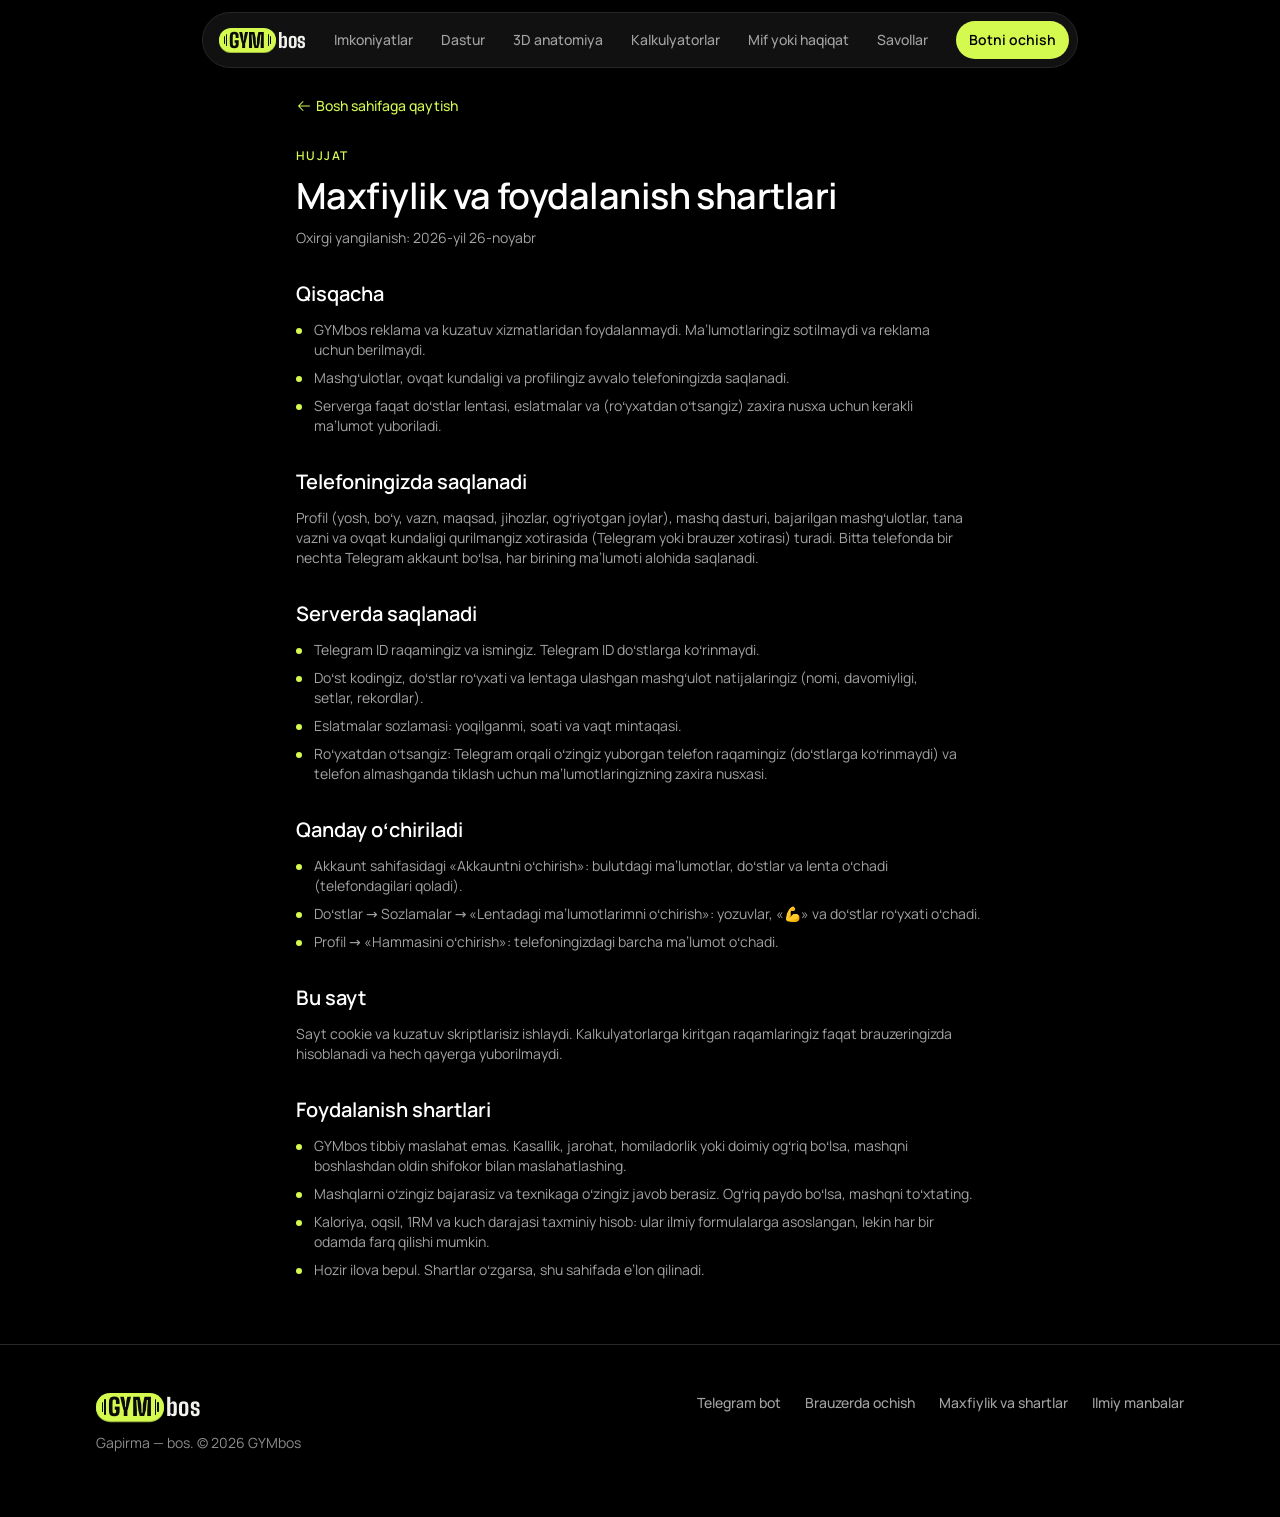
<file: maxfiylik.html>
<!doctype html>
<html lang="uz">
  <head>
    <meta charset="UTF-8" />
    <meta name="viewport" content="width=device-width, initial-scale=1, viewport-fit=cover" />
    <meta name="theme-color" content="#000000" />
    <meta name="color-scheme" content="dark" />
    <title>Maxfiylik va foydalanish shartlari — GYMbos</title>
    <meta name="description" content="GYMbos qanday ma’lumotlarni saqlaydi, ular qayerda turadi va qanday o‘chiriladi. Foydalanish shartlari." />
    <link rel="canonical" href="https://gymbos.uz/maxfiylik.html" />
    <link rel="icon" href="./icon.svg" type="image/svg+xml" />
    <link rel="apple-touch-icon" href="./apple-touch-icon.png" />
    <script>
      document.documentElement.className += ' js';
    </script>
    <script type="module" crossorigin src="./assets/main-BuR-_EBF.js"></script>
    <link rel="stylesheet" crossorigin href="./assets/main-DFTO81Ro.css">
  </head>
  <body data-page="maxfiylik">
    <div id="root"><a class="skip button-sm" href="#main">Asosiy qismga o‘tish</a><header class="nav-wrap"><nav class="nav" aria-label="Asosiy menyu"><a class="nav-logo" href="./" aria-label="GYMbos — bosh sahifa"><span class="gb flat" style="font-size:20px" role="img" aria-label="GYMbos"><span class="gb-pill" aria-hidden="true"><span class="gb-plates"><i class="s"></i><i class="l"></i></span><span class="gb-gym">GYM</span><span class="gb-plates"><i class="l"></i><i class="s"></i></span></span><span class="gb-bos" aria-hidden="true">bos</span></span></a><ul class="nav-links"><li><a class="title-4" href="./#imkoniyatlar">Imkoniyatlar</a></li><li><a class="title-4" href="./#dastur">Dastur</a></li><li><a class="title-4" href="./#anatomiya">3D anatomiya</a></li><li><a class="title-4" href="./#vositalar">Kalkulyatorlar</a></li><li><a class="title-4" href="./#mif">Mif yoki haqiqat</a></li><li><a class="title-4" href="./#savollar">Savollar</a></li></ul><a class="btn btn-primary button-sm" href="https://t.me/gym_bosbot?startapp=site_nav" target="_blank" rel="noopener">Botni ochish</a><button type="button" class="nav-toggle" aria-expanded="false" aria-controls="menu" aria-label="Menyuni ochish"><span></span><span></span></button></nav></header><div id="menu" class="menu" aria-hidden="true" inert=""><ul><li style="transition-delay:0ms"><a class="menu-link heading-4" href="./#imkoniyatlar">Imkoniyatlar</a></li><li style="transition-delay:0ms"><a class="menu-link heading-4" href="./#dastur">Dastur</a></li><li style="transition-delay:0ms"><a class="menu-link heading-4" href="./#anatomiya">3D anatomiya</a></li><li style="transition-delay:0ms"><a class="menu-link heading-4" href="./#vositalar">Kalkulyatorlar</a></li><li style="transition-delay:0ms"><a class="menu-link heading-4" href="./#mif">Mif yoki haqiqat</a></li><li style="transition-delay:0ms"><a class="menu-link heading-4" href="./#savollar">Savollar</a></li><li style="transition-delay:0ms"><a class="menu-link heading-4 muted" href="https://nshakhobiddin.github.io/kachok.uz/">Brauzerda ochish</a></li></ul></div><main id="main" class="doc"><a class="link body-5" href="./"><svg xmlns="http://www.w3.org/2000/svg" width="16" height="16" fill="currentColor" viewBox="0 0 256 256" aria-hidden="true"><path d="M224,128a8,8,0,0,1-8,8H59.31l58.35,58.34a8,8,0,0,1-11.32,11.32l-72-72a8,8,0,0,1,0-11.32l72-72a8,8,0,0,1,11.32,11.32L59.31,120H216A8,8,0,0,1,224,128Z"></path></svg>Bosh sahifaga qaytish</a><header class="stack gap-12"><span class="eyebrow">Hujjat</span><h1 class="heading-3">Maxfiylik va foydalanish shartlari</h1><p class="caption-2">Oxirgi yangilanish: 2026-yil 26-noyabr</p></header><section><h2 class="heading-6">Qisqacha</h2><ul class="body-6"><li>GYMbos reklama va kuzatuv xizmatlaridan foydalanmaydi. Ma’lumotlaringiz sotilmaydi va reklama uchun berilmaydi.</li><li>Mashg‘ulotlar, ovqat kundaligi va profilingiz avvalo telefoningizda saqlanadi.</li><li>Serverga faqat do‘stlar lentasi, eslatmalar va (ro‘yxatdan o‘tsangiz) zaxira nusxa uchun kerakli ma’lumot yuboriladi.</li></ul></section><section><h2 class="heading-6">Telefoningizda saqlanadi</h2><p class="body-6">Profil (yosh, bo‘y, vazn, maqsad, jihozlar, og‘riyotgan joylar), mashq dasturi, bajarilgan mashg‘ulotlar, tana vazni va ovqat kundaligi qurilmangiz xotirasida (Telegram yoki brauzer xotirasi) turadi. Bitta telefonda bir nechta Telegram akkaunt bo‘lsa, har birining ma’lumoti alohida saqlanadi.</p></section><section><h2 class="heading-6">Serverda saqlanadi</h2><ul class="body-6"><li>Telegram ID raqamingiz va ismingiz. Telegram ID do‘stlarga ko‘rinmaydi.</li><li>Do‘st kodingiz, do‘stlar ro‘yxati va lentaga ulashgan mashg‘ulot natijalaringiz (nomi, davomiyligi, setlar, rekordlar).</li><li>Eslatmalar sozlamasi: yoqilganmi, soati va vaqt mintaqasi.</li><li>Ro‘yxatdan o‘tsangiz: Telegram orqali o‘zingiz yuborgan telefon raqamingiz (do‘stlarga ko‘rinmaydi) va telefon almashganda tiklash uchun ma’lumotlaringizning zaxira nusxasi.</li></ul></section><section><h2 class="heading-6">Qanday o‘chiriladi</h2><ul class="body-6"><li>Akkaunt sahifasidagi «Akkauntni o‘chirish»: bulutdagi ma’lumotlar, do‘stlar va lenta o‘chadi (telefondagilari qoladi).</li><li>Do‘stlar → Sozlamalar → «Lentadagi ma’lumotlarimni o‘chirish»: yozuvlar, «💪» va do‘stlar ro‘yxati o‘chadi.</li><li>Profil → «Hammasini o‘chirish»: telefoningizdagi barcha ma’lumot o‘chadi.</li></ul></section><section><h2 class="heading-6">Bu sayt</h2><p class="body-6">Sayt cookie va kuzatuv skriptlarisiz ishlaydi. Kalkulyatorlarga kiritgan raqamlaringiz faqat brauzeringizda hisoblanadi va hech qayerga yuborilmaydi.</p></section><section><h2 class="heading-6">Foydalanish shartlari</h2><ul class="body-6"><li>GYMbos tibbiy maslahat emas. Kasallik, jarohat, homiladorlik yoki doimiy og‘riq bo‘lsa, mashqni boshlashdan oldin shifokor bilan maslahatlashing.</li><li>Mashqlarni o‘zingiz bajarasiz va texnikaga o‘zingiz javob berasiz. Og‘riq paydo bo‘lsa, mashqni to‘xtating.</li><li>Kaloriya, oqsil, 1RM va kuch darajasi taxminiy hisob: ular ilmiy formulalarga asoslangan, lekin har bir odamda farq qilishi mumkin.</li><li>Hozir ilova bepul. Shartlar o‘zgarsa, shu sahifada e’lon qilinadi.</li></ul></section></main><footer class="footer"><div class="container footer-grid"><div class="stack gap-12"><span class="gb flat" style="font-size:24px" role="img" aria-label="GYMbos"><span class="gb-pill" aria-hidden="true"><span class="gb-plates"><i class="s"></i><i class="l"></i></span><span class="gb-gym">GYM</span><span class="gb-plates"><i class="l"></i><i class="s"></i></span></span><span class="gb-bos" aria-hidden="true">bos</span></span><span class="caption-2 faint">Gapirma — bos. © <!-- -->2026<!-- --> GYMbos</span></div><nav aria-label="Pastki menyu"><ul class="footer-links body-5"><li><a href="https://t.me/gym_bosbot" target="_blank" rel="noopener">Telegram bot</a></li><li><a href="https://nshakhobiddin.github.io/kachok.uz/">Brauzerda ochish</a></li><li><a href="./maxfiylik.html">Maxfiylik va shartlar</a></li><li><a href="./#manbalar">Ilmiy manbalar</a></li></ul></nav></div></footer></div>
    <script id="site-data" type="application/json">{"stats":{"year":2026,"templates":9,"exercises":106,"stretches":16,"illustrated":122,"dishes":51,"recipes":34,"foods":136,"sources":60,"routines":19,"lessons":13},"dishes":[],"groups":[],"gi":[],"muscles":{},"sources":[],"facts":[],"myths":[],"allSources":[],"showcase":[],"gallery":[],"m3names":{},"plan":{"key":"muscle-gym-3","name":"Chiziqli progressiya A/B","method":"Chiziqli progressiya (3×5)","days":[{"title":"Kuch A","focus":"O‘tirish · jim · tortish","weekday":0,"min":62,"ex":[{"id":"back-squat","name":"Shtanga bilan o‘tirib-turish","sets":3,"reps":"5","rest":180,"thumb":true},{"id":"bench-press","name":"Shtanga bilan yotib jim","sets":3,"reps":"5","rest":180,"thumb":true},{"id":"barbell-row","name":"Engashib shtanga tortish","sets":3,"reps":"5","rest":180,"thumb":true},{"id":"lateral-raise","name":"Gantelni yonga ko‘tarish","sets":2,"reps":"10–15","rest":75,"thumb":true},{"id":"db-curl","name":"Gantel bilan bitseps","sets":3,"reps":"10–15","rest":75,"thumb":true},{"id":"cable-crunch","name":"Blokda press (tiz cho‘kib)","sets":3,"reps":"10–15","rest":75,"thumb":true}]},{"title":"Kuch B","focus":"O‘tirish · yelka · o‘lik tortish","weekday":2,"min":58,"ex":[{"id":"back-squat","name":"Shtanga bilan o‘tirib-turish","sets":3,"reps":"5","rest":180,"thumb":true},{"id":"ohp","name":"Turib shtanga jimi","sets":3,"reps":"5","rest":180,"thumb":true},{"id":"deadlift","name":"O‘lik tortish","sets":2,"reps":"5","rest":180,"thumb":true},{"id":"lat-pulldown","name":"Yuqori blokni ko‘krakka tortish","sets":3,"reps":"8–12","rest":120,"thumb":true},{"id":"overhead-extension","name":"Bosh ortidan triseps","sets":2,"reps":"10–15","rest":75,"thumb":true},{"id":"face-pull","name":"Arqonni yuzga tortish","sets":2,"reps":"10–15","rest":75,"thumb":true}]},{"title":"Kuch A′","focus":"O‘tirish · jim · tortish","weekday":4,"min":63,"ex":[{"id":"back-squat","name":"Shtanga bilan o‘tirib-turish","sets":3,"reps":"5","rest":180,"thumb":true},{"id":"bench-press","name":"Shtanga bilan yotib jim","sets":3,"reps":"5","rest":180,"thumb":true},{"id":"barbell-row","name":"Engashib shtanga tortish","sets":3,"reps":"5","rest":180,"thumb":true},{"id":"cable-lateral-raise","name":"Blokda yonga ko‘tarish","sets":2,"reps":"10–15","rest":75,"thumb":true},{"id":"hammer-curl","name":"«Bolg‘a» bukish","sets":2,"reps":"10–15","rest":75,"thumb":true},{"id":"side-plank","name":"Yon planka","sets":2,"reps":"20–40","rest":75,"thumb":true}]}]}}</script>
  </body>
</html>
</file>
<file: assets/main-DFTO81Ro.css>
@font-face{font-family:Big Shoulders;font-style:normal;font-weight:700 900;font-display:swap;src:url(../fonts/big-shoulders.woff2) format("woff2");unicode-range:U+0000-00FF}.gb{--gb-accent: #d4fa50;--gb-depth: #9db93b;--gb-ink: #0b0b0c;--gb-bos: #f2f2ee;display:inline-flex;align-items:center;gap:.0833em;font-family:Big Shoulders,Arial Narrow,sans-serif;line-height:1;letter-spacing:.01em;-webkit-user-select:none;user-select:none}.gb-pill{display:inline-flex;align-items:center;gap:.107em;height:1.1667em;padding:0 .238em;border-radius:999px;background:var(--gb-accent);color:var(--gb-ink);box-shadow:0 .0476em 0 var(--gb-depth),inset 0 .018em #ffffff73,inset 0 -.03em #0b0b0c1a,0 .2em .42em -.107em #d4fa508c}.gb.flat .gb-pill{box-shadow:0 .0476em 0 var(--gb-depth)}.gb-gym{font-weight:900;min-width:1.32em;text-align:center}.gb-bos{font-weight:700;color:var(--gb-bos)}.gb-plates{display:inline-flex;align-items:center;gap:.0476em}.gb-plates i{display:block;width:.0595em;border-radius:.03em;background:currentColor}.gb-plates i.s{height:.381em}.gb-plates i.l{height:.643em}.gb.on-light{--gb-bos: #0b0b0c}.gb.on-lime{--gb-accent: #0b0b0c;--gb-depth: #1d1d1f;--gb-ink: #d4fa50;--gb-bos: #0b0b0c}.gb.intro .gb-pill{animation:gb-press 1.6s cubic-bezier(.3,.7,.3,1) both}.gb.intro .gb-bos{animation:gb-bos 1.6s ease both}@keyframes gb-press{0%,30%{transform:translateY(0)}42%{transform:translateY(.0476em);box-shadow:0 0 0 var(--gb-depth),inset 0 .018em #ffffff4d,0 .12em .65em -.024em #d4fa50e6}60%,to{transform:translateY(0)}}@keyframes gb-bos{0%,45%{opacity:0;transform:translate(-.17em)}70%,to{opacity:1;transform:translate(0)}}@media(prefers-reduced-motion:reduce){.gb.intro .gb-pill,.gb.intro .gb-bos{animation:none}}@font-face{font-family:Manrope Variable;font-style:normal;font-display:swap;font-weight:200 800;src:url([data-uri]) format("woff2-variations");unicode-range:U+0460-052F,U+1C80-1C8A,U+20B4,U+2DE0-2DFF,U+A640-A69F,U+FE2E-FE2F}@font-face{font-family:Manrope Variable;font-style:normal;font-display:swap;font-weight:200 800;src:url(./manrope-cyrillic-wght-normal-Dvxsihut.woff2) format("woff2-variations");unicode-range:U+0301,U+0400-045F,U+0490-0491,U+04B0-04B1,U+2116}@font-face{font-family:Manrope Variable;font-style:normal;font-display:swap;font-weight:200 800;src:url(./manrope-greek-wght-normal-DL7QRZyv.woff2) format("woff2-variations");unicode-range:U+0370-0377,U+037A-037F,U+0384-038A,U+038C,U+038E-03A1,U+03A3-03FF}@font-face{font-family:Manrope Variable;font-style:normal;font-display:swap;font-weight:200 800;src:url(./manrope-vietnamese-wght-normal-usUDDRr7.woff2) format("woff2-variations");unicode-range:U+0102-0103,U+0110-0111,U+0128-0129,U+0168-0169,U+01A0-01A1,U+01AF-01B0,U+0300-0301,U+0303-0304,U+0308-0309,U+0323,U+0329,U+1EA0-1EF9,U+20AB}@font-face{font-family:Manrope Variable;font-style:normal;font-display:swap;font-weight:200 800;src:url(./manrope-latin-ext-wght-normal-Ch3YOpNY.woff2) format("woff2-variations");unicode-range:U+0100-02BA,U+02BD-02C5,U+02C7-02CC,U+02CE-02D7,U+02DD-02FF,U+0304,U+0308,U+0329,U+1D00-1DBF,U+1E00-1E9F,U+1EF2-1EFF,U+2020,U+20A0-20AB,U+20AD-20C0,U+2113,U+2C60-2C7F,U+A720-A7FF}@font-face{font-family:Manrope Variable;font-style:normal;font-display:swap;font-weight:200 800;src:url(./manrope-latin-wght-normal-DHIcAJRg.woff2) format("woff2-variations");unicode-range:U+0000-00FF,U+0131,U+0152-0153,U+02BB-02BC,U+02C6,U+02DA,U+02DC,U+0304,U+0308,U+0329,U+2000-206F,U+20AC,U+2122,U+2191,U+2193,U+2212,U+2215,U+FEFF,U+FFFD}@font-face{font-family:Uz Tutuq;font-style:normal;font-display:swap;font-weight:100 900;src:url(./archivo-latin-wght-normal-E0tuGl4L.woff2) format("woff2-variations");unicode-range:U+2018,U+02BB}:root{color-scheme:dark;--bg: #000000;--s1: #181818;--s2: #1f1f1f;--s3: #272727;--line: #272727;--line-2: #313131;--olive: #131209;--text: #ffffff;--text-2: #a3a3a3;--text-3: #8c8c8c;--lime: #d4fa50;--lime-hover: #e4ff86;--lime-soft: rgba(212, 250, 80, .12);--lime-line: rgba(212, 250, 80, .32);--carb: #e6e4dc;--fat: #ffb547;--red: #ff5a4c;--ease: cubic-bezier(.22, 1, .36, 1);--font: "Uz Tutuq", "Manrope Variable", system-ui, sans-serif;--accent: var(--lime);--map-body: #1f1f22;--map-edge: #0f0f11;--map-groove: #303035;--plate-red: #e5392e;--plate-blue: #2f63e8;--plate-yellow: #f5c033;--plate-green: #25a565;--plate-white: #e9ecef}*,*:before,*:after{box-sizing:border-box}html{scroll-behavior:smooth;scroll-padding-top:96px;-webkit-text-size-adjust:100%}@media(prefers-reduced-motion:reduce){html{scroll-behavior:auto}}body{margin:0;background:var(--bg);color:var(--text);font-family:var(--font);font-size:16px;line-height:24px;overflow-x:clip;-webkit-font-smoothing:antialiased}img,svg{display:block;max-width:100%}a{color:inherit}button,input,select{font:inherit;color:inherit}h1,h2,h3,h4,p,ul,ol,figure{margin:0}ul,ol{padding:0;list-style:none}h1,h2,h3,h4{text-wrap:balance}p,li,dd{text-wrap:pretty}:focus-visible{outline:2px solid var(--lime);outline-offset:2px;border-radius:8px}[hidden]{display:none!important}.sr-only{position:absolute;width:1px;height:1px;overflow:hidden;clip:rect(0 0 0 0);white-space:nowrap}.skip{position:fixed;left:16px;top:16px;z-index:100;padding:8px 12px;border-radius:9999px;background:var(--lime);color:#000;text-decoration:none;transform:translateY(-200%);transition:transform .3s var(--ease)}.skip:focus{transform:none}.heading-1{font-size:60px;line-height:60px;font-weight:600;letter-spacing:-.02em}.heading-2{font-size:48px;line-height:48px;font-weight:600;letter-spacing:-.02em}.heading-3{font-size:36px;line-height:40px;font-weight:600;letter-spacing:-.015em}.heading-4{font-size:30px;line-height:36px;font-weight:600;letter-spacing:-.01em}.heading-5{font-size:24px;line-height:32px;font-weight:600}.heading-6{font-size:20px;line-height:28px;font-weight:600}.title-1{font-size:20px;line-height:28px;font-weight:500}.title-2{font-size:18px;line-height:28px;font-weight:500}.title-3{font-size:16px;line-height:24px;font-weight:500}.title-4{font-size:14px;line-height:20px;font-weight:500}.title-5{font-size:12px;line-height:16px;font-weight:500}.body-1{font-size:16px;line-height:24px;font-weight:600}.body-2{font-size:16px;line-height:24px;font-weight:500}.body-3{font-size:16px;line-height:24px;font-weight:400}.body-4{font-size:14px;line-height:20px;font-weight:600}.body-5{font-size:14px;line-height:20px;font-weight:500}.body-6{font-size:14px;line-height:20px;font-weight:400}.button-lg{font-size:18px;line-height:28px;font-weight:600}.button-md{font-size:16px;line-height:24px;font-weight:600}.button-sm{font-size:14px;line-height:20px;font-weight:600}.button-xsm{font-size:12px;line-height:16px;font-weight:600}.caption-1{font-size:14px;line-height:20px;font-weight:500}.caption-2{font-size:14px;line-height:20px;font-weight:400}.caption-3{font-size:12px;line-height:16px;font-weight:600}.caption-4{font-size:12px;line-height:16px;font-weight:500}.caption-5{font-size:12px;line-height:16px;font-weight:400}.num{font-variant-numeric:tabular-nums}.muted{color:var(--text-2)}.faint{color:var(--text-3)}.lime{color:var(--lime)}.eyebrow{font-size:12px;line-height:16px;font-weight:600;letter-spacing:.12em;text-transform:uppercase;color:var(--lime)}.container{width:100%;max-width:1152px;margin:0 auto;padding:0 16px}@media(min-width:640px){.container{padding:0 24px}}@media(min-width:1024px){.container{padding:0 32px}}.section{padding:64px 0}@media(min-width:1024px){.section{padding:96px 0}}.section-head{max-width:680px;display:flex;flex-direction:column;gap:12px;margin-bottom:40px}.section-head.center{margin-left:auto;margin-right:auto;text-align:center;align-items:center}.section-title{font-size:30px;line-height:36px;font-weight:600;letter-spacing:-.01em}@media(min-width:768px){.section-title{font-size:36px;line-height:40px;letter-spacing:-.015em}}.stack{display:flex;flex-direction:column}.row{display:flex;align-items:center}.center{justify-content:center}.wrap{flex-wrap:wrap}.gap-4{gap:4px}.gap-8{gap:8px}.gap-12{gap:12px}.gap-16{gap:16px}.gap-24{gap:24px}.btn{display:inline-flex;align-items:center;justify-content:center;gap:8px;padding:8px 12px;border-radius:9999px;border:1px solid transparent;background:var(--s2);color:var(--text);text-decoration:none;cursor:pointer;white-space:nowrap;transition:transform .3s var(--ease),background-color .3s var(--ease),border-color .3s var(--ease),opacity .3s var(--ease)}@media(hover:hover){.btn:hover{transform:translateY(-1px);background:var(--s3)}}.btn:active{transform:scale(.98)}.btn-primary{background:var(--lime);color:#000}@media(hover:hover){.btn-primary:hover{background:var(--lime-hover)}}.btn-ghost{background:transparent;border-color:var(--line-2)}.btn-lg{padding:12px 24px;min-height:52px}.btn[aria-disabled=true]{opacity:.4;pointer-events:none}.link{color:var(--lime);text-decoration:none;display:inline-flex;align-items:center;gap:4px;transition:opacity .3s var(--ease)}@media(hover:hover){.link:hover{opacity:.8;text-decoration:underline;text-underline-offset:4px}}.nav-wrap{position:fixed;top:12px;left:0;right:0;z-index:50;display:flex;justify-content:center;padding:0 16px;pointer-events:none}.nav{pointer-events:auto;display:flex;align-items:center;gap:16px;padding:8px 8px 8px 16px;border-radius:9999px;border:1px solid var(--line);background:#181818b8;backdrop-filter:blur(16px) saturate(140%);-webkit-backdrop-filter:blur(16px) saturate(140%)}.nav-logo{display:flex;text-decoration:none}.nav-links{display:none;gap:4px}.nav-links a{display:block;white-space:nowrap;padding:8px 12px;border-radius:9999px;color:var(--text-2);text-decoration:none;transition:color .3s var(--ease),background-color .3s var(--ease)}@media(hover:hover){.nav-links a:hover{color:var(--text)}}.nav-links a[aria-current=true]{color:var(--text);background:var(--s3)}@media(min-width:1024px){.nav-links{display:flex}.nav-toggle{display:none!important}}.nav-toggle{position:relative;width:40px;height:40px;border-radius:9999px;border:1px solid var(--line-2);background:transparent;cursor:pointer;display:grid;place-items:center}.nav-toggle span{position:absolute;left:12px;right:12px;height:2px;border-radius:2px;background:var(--text);transition:transform .5s var(--ease)}.nav-toggle span:first-child{transform:translateY(-4px)}.nav-toggle span:last-child{transform:translateY(4px)}.nav-toggle[aria-expanded=true] span:first-child{transform:rotate(45deg)}.nav-toggle[aria-expanded=true] span:last-child{transform:rotate(-45deg)}.menu{position:fixed;top:0;right:0;bottom:0;left:0;z-index:40;padding:96px 24px 32px;background:#000000eb;backdrop-filter:blur(24px);-webkit-backdrop-filter:blur(24px);display:flex;flex-direction:column;gap:32px;opacity:0;visibility:hidden;transition:opacity .5s var(--ease),visibility 0s linear .5s}.menu.open{opacity:1;visibility:visible;transition:opacity .5s var(--ease)}.menu ul{display:flex;flex-direction:column;gap:8px}.menu li{opacity:0;transform:translateY(24px);transition:opacity .5s var(--ease),transform .5s var(--ease)}.menu.open li{opacity:1;transform:none}.menu a.menu-link{display:block;padding:8px 0;text-decoration:none}.hero{padding:96px 0 64px}@media(min-width:1024px){.hero{padding:96px 0}.hero-grid{padding-top:48px}}.hero-grid{display:grid;gap:48px;align-items:center}@media(min-width:1152px){.hero-grid{grid-template-columns:minmax(0,1fr) 340px;gap:64px}}.hero-copy{min-width:0;display:flex;flex-direction:column;gap:24px;align-items:flex-start}.badge{display:inline-flex;align-items:center;gap:8px;padding:4px 12px;border-radius:9999px;border:1px solid var(--lime-line);background:var(--olive);color:var(--lime)}.hero-title{max-width:680px;font-size:36px;line-height:40px;font-weight:600;letter-spacing:-.02em}@media(min-width:768px){.hero-title{font-size:48px;line-height:48px}}.grad{background:linear-gradient(90deg,#fff,#9b9b9b);-webkit-background-clip:text;background-clip:text;color:transparent;-webkit-box-decoration-break:clone;box-decoration-break:clone}.br-md{display:none}@media(min-width:768px){.br-md{display:inline}}.hero-sub{max-width:680px;color:var(--text-2)}.hero-cta{display:flex;flex-direction:column;gap:12px;align-items:flex-start}.proof{display:flex;flex-wrap:wrap;gap:8px 24px;padding-top:8px}.proof li{display:flex;align-items:baseline;gap:4px;color:var(--text-2)}.proof b{color:var(--text);font-weight:600}.hero-visual{position:relative;display:flex;justify-content:center;padding:0 0 24px}.chip-float{position:absolute;z-index:2;display:flex;align-items:center;gap:12px;max-width:232px;padding:12px 16px 12px 12px;border-radius:16px;border:1px solid var(--line-2);background:#1f1f1fe6;backdrop-filter:blur(12px);-webkit-backdrop-filter:blur(12px)}.chip-float .ico{flex:none;width:32px;height:32px;border-radius:8px;display:grid;place-items:center;background:var(--lime-soft);color:var(--lime)}.hero-phone{position:relative}.chip-a{left:-48px;top:32px}.chip-b{right:-48px;bottom:24px}.phone{position:relative;width:260px;flex:none;padding:8px;border-radius:24px;border:1px solid var(--line-2);background:var(--s1)}.phone img{width:100%;height:auto;border-radius:16px;aspect-ratio:390 / 844;background:var(--s2)}@media(min-width:640px){.phone{width:300px}}.js .reveal{opacity:0;transform:translateY(32px);transition:opacity .7s var(--ease),transform .7s var(--ease)}.js .reveal.in{opacity:1;transform:none}@media(prefers-reduced-motion:reduce){.js .reveal{transform:none}}.tagline{padding:96px 0}.tagline-text{max-width:880px;font-size:30px;line-height:36px;font-weight:600;letter-spacing:-.01em}@media(min-width:768px){.tagline-text{font-size:48px;line-height:48px;letter-spacing:-.02em}}.js .tagline-text .w{opacity:.3;transition:opacity .5s var(--ease)}.js .tagline-text .w.on{opacity:1}.tagline-text .w.hl{color:var(--lime)}.card{border-radius:24px;border:1px solid var(--line);background:var(--s1);padding:24px}.card-olive{border-color:var(--lime-line);background:var(--olive)}.grid-3{display:grid;gap:16px}@media(min-width:768px){.grid-3{grid-template-columns:repeat(3,1fr)}}.pain{display:flex;flex-direction:column;gap:16px}.pain-q{display:flex;gap:12px;color:var(--text-2)}.pain-a{display:flex;gap:12px;padding-top:16px;border-top:1px solid var(--line)}.ico-round{flex:none;width:24px;height:24px;border-radius:9999px;display:grid;place-items:center}.ico-round.lime{background:var(--lime);color:#000}.ico-round.dim{background:var(--s3);color:var(--text-2)}.features{display:flex;flex-direction:column;gap:80px}.feature{display:grid;gap:40px;align-items:center}@media(min-width:900px){.feature{grid-template-columns:1fr 1fr;gap:64px}.feature.flip .feature-media{order:-1}}.feature-copy{display:flex;flex-direction:column;gap:16px;max-width:520px}.feature-media{display:flex;justify-content:center}.checks{display:flex;flex-direction:column;gap:12px;padding-top:8px}.checks li{display:flex;gap:12px;align-items:flex-start}.checks li .ico-round{margin-top:0}.extras{display:grid;gap:16px;margin-top:80px}@media(min-width:640px){.extras{grid-template-columns:repeat(2,1fr)}}@media(min-width:1024px){.extras{grid-template-columns:repeat(4,1fr)}}.extra{display:flex;flex-direction:column;gap:12px}.extra .ico{width:40px;height:40px;border-radius:12px;display:grid;place-items:center;background:var(--s3);color:var(--lime)}.steps{display:grid;gap:16px;counter-reset:step}@media(min-width:900px){.steps{grid-template-columns:repeat(3,1fr)}}.step{display:flex;flex-direction:column;gap:12px}.step-n{width:40px;height:40px;border-radius:9999px;display:grid;place-items:center;background:var(--lime);color:#000}.tool-nav{display:flex;flex-wrap:wrap;gap:8px}.tool{scroll-margin-top:96px;display:grid;gap:24px}@media(min-width:960px){.tool{grid-template-columns:1fr 1fr;gap:32px;align-items:start}}.tools{display:flex;flex-direction:column;gap:96px}.tool-head{display:flex;flex-direction:column;gap:12px}.panel{border-radius:24px;border:1px solid var(--line);background:var(--s1);padding:16px;display:flex;flex-direction:column;gap:16px;min-width:0}@media(min-width:640px){.panel{padding:24px}}.field{display:flex;flex-direction:column;gap:8px;min-width:0}.field-label{color:var(--text-2)}.fields-3{display:grid;grid-template-columns:repeat(3,minmax(0,1fr));gap:8px}.fields-2{display:grid;grid-template-columns:repeat(2,minmax(0,1fr));gap:8px}.input-wrap{position:relative;display:flex;align-items:center}.input{width:100%;min-width:0;height:48px;padding:0 40px 0 12px;border-radius:12px;border:1px solid var(--line-2);background:var(--s2);font-size:16px;font-weight:600;font-variant-numeric:tabular-nums;transition:border-color .3s var(--ease);-moz-appearance:textfield}.input::-webkit-outer-spin-button,.input::-webkit-inner-spin-button{-webkit-appearance:none;margin:0}@media(hover:hover){.input:hover{border-color:#3d3d3d}}.input:focus{outline:none;border-color:var(--lime)}.input[aria-invalid=true]{border-color:var(--red)}.input-unit{position:absolute;right:12px;pointer-events:none;color:var(--text-3)}.input.search{padding:0 12px 0 40px;font-weight:500}.input-ico{position:absolute;left:12px;color:var(--text-3);pointer-events:none}select.input{-moz-appearance:none;appearance:none;-webkit-appearance:none;padding-right:40px;font-weight:500;cursor:pointer}.select-caret{position:absolute;right:12px;pointer-events:none;color:var(--text-3)}.err{color:var(--red)}.chips{display:flex;flex-wrap:wrap;gap:8px}.chip{display:inline-flex;align-items:center;gap:8px;min-height:36px;padding:8px 12px;border-radius:9999px;border:1px solid var(--line-2);background:transparent;color:var(--text-2);cursor:pointer;text-decoration:none;transition:transform .3s var(--ease),background-color .3s var(--ease),color .3s var(--ease),border-color .3s var(--ease)}@media(hover:hover){.chip:hover{color:var(--text);border-color:#3d3d3d}}.chip:active{transform:scale(.98)}.chip[aria-pressed=true],.chip[aria-checked=true],.chip[aria-selected=true]{background:var(--lime);border-color:var(--lime);color:#000}.seg{display:grid;grid-auto-flow:column;grid-auto-columns:1fr;gap:4px;padding:4px;border-radius:9999px;background:var(--s2);border:1px solid var(--line)}.seg button{min-height:40px;padding:8px 12px;border:0;border-radius:9999px;background:transparent;color:var(--text-2);cursor:pointer;transition:background-color .3s var(--ease),color .3s var(--ease)}.seg button[aria-checked=true]{background:var(--text);color:#000}.result{display:flex;flex-direction:column;gap:16px}.big{display:flex;align-items:baseline;gap:8px;flex-wrap:wrap}.big .heading-2{font-variant-numeric:tabular-nums}.bars{display:flex;flex-direction:column;gap:12px}.bar-row{display:grid;grid-template-columns:1fr auto;gap:4px 12px;align-items:baseline}.bar{grid-column:1 / -1;height:8px;border-radius:9999px;background:var(--s3);overflow:hidden}.bar>i{display:block;height:100%;width:100%;border-radius:9999px;transform-origin:left center;transition:transform .5s var(--ease)}.split{display:flex;gap:2px;height:8px;border-radius:9999px;overflow:hidden}.split>i{display:block;height:100%;transition:flex-grow .5s var(--ease)}.dot{display:inline-block;width:8px;height:8px;border-radius:9999px;margin-right:4px;vertical-align:1px}.kv{display:grid;grid-template-columns:repeat(2,minmax(0,1fr));gap:8px}.kv>div{border-radius:12px;background:var(--s2);padding:12px;display:flex;flex-direction:column;gap:4px;min-width:0}.note{display:flex;gap:8px;color:var(--text-3)}.note svg{flex:none;margin-top:2px}.empty{display:flex;flex-direction:column;gap:8px;align-items:flex-start;padding:24px;border-radius:16px;border:1px dashed var(--line-2);color:var(--text-2)}.tool-cta{display:flex;flex-wrap:wrap;gap:12px 16px;align-items:center}.dish-list{display:flex;flex-direction:column}.dish{border-top:1px solid var(--line)}.dish:first-child{border-top:0}.dish-btn{width:100%;display:grid;grid-template-columns:40px minmax(0,1fr) auto;gap:12px;align-items:center;padding:12px 0;border:0;background:transparent;text-align:left;cursor:pointer}.dish-ico{width:40px;height:40px;border-radius:12px;background:var(--s2);display:grid;place-items:center;font-size:20px;line-height:28px}.dish-mid{display:flex;flex-direction:column;gap:4px;min-width:0}.dish-mid .caption-5{white-space:nowrap;overflow:hidden;text-overflow:ellipsis}.mini-bar{height:4px;border-radius:9999px;background:var(--s3);overflow:hidden;max-width:160px}.mini-bar>i{display:block;height:100%;border-radius:9999px;background:var(--lime);transform-origin:left center;transition:transform .5s var(--ease)}.dish-right{display:flex;flex-direction:column;align-items:flex-end;gap:2px;font-variant-numeric:tabular-nums}.dish-more{display:flex;flex-direction:column;gap:12px;padding:0 0 16px}.mini-bar>i.over{background:var(--fat)}.gi-badge{display:inline-flex;align-items:center;gap:4px;padding:2px 8px;border-radius:9999px;font-variant-numeric:tabular-nums}.gi-low{background:var(--lime-soft);color:var(--lime)}.gi-mid{background:#ffb54724;color:var(--fat)}.gi-high{background:#ff5a4c24;color:var(--red)}.map-box{display:flex;justify-content:center;padding:16px 0 8px}.bodymap{height:auto}.bm-hit{fill:transparent;cursor:pointer;outline:none;-webkit-tap-highlight-color:transparent;transition:fill .3s var(--ease)}@media(hover:hover){.bm-hit:hover{fill:#d4fa5024}}.bm-hit:focus-visible{stroke:var(--lime);stroke-width:2.5}.ex-list{display:flex;flex-direction:column;gap:8px}.ex{display:grid;grid-template-columns:56px minmax(0,1fr);gap:12px;align-items:center;padding:8px;border-radius:16px;background:var(--s2)}.ex img{width:56px;height:56px;border-radius:8px;background:var(--s3);object-fit:cover}.ex-mid{display:flex;flex-direction:column;gap:8px;min-width:0}.levels{display:grid;grid-template-columns:repeat(5,minmax(0,1fr));gap:4px}.level{display:flex;flex-direction:column;gap:4px;min-width:0}.level-bar{height:8px;border-radius:9999px;background:var(--s3);overflow:hidden}.level-bar>i{display:block;height:100%;background:var(--lime);transform-origin:left center;transition:transform .5s var(--ease)}.level .caption-5{white-space:nowrap;overflow:hidden;text-overflow:ellipsis}.sources{display:grid;gap:16px}@media(min-width:768px){.sources{grid-template-columns:repeat(2,1fr)}}@media(min-width:1024px){.sources{grid-template-columns:repeat(3,1fr)}}.source{display:flex;flex-direction:column;gap:8px}.faq{max-width:800px;margin:0 auto;display:flex;flex-direction:column;gap:8px}.faq details{border-radius:16px;border:1px solid var(--line);background:var(--s1)}.faq summary{list-style:none;display:flex;justify-content:space-between;align-items:center;gap:16px;padding:16px;cursor:pointer;border-radius:16px}.faq summary::-webkit-details-marker{display:none}.faq summary svg{flex:none;transition:transform .5s var(--ease)}.faq details[open] summary svg{transform:rotate(180deg)}.faq .answer{padding:0 16px 16px;color:var(--text-2)}@media(min-width:640px){.faq summary{padding:24px}.faq .answer{padding:0 24px 24px}}.final{display:flex;flex-direction:column;align-items:center;text-align:center;gap:24px;padding:48px 24px}@media(min-width:768px){.final{padding:80px 48px}}.footer{border-top:1px solid var(--line);padding:48px 0 64px}.footer-grid{display:flex;flex-wrap:wrap;justify-content:space-between;gap:32px}.footer-links{display:flex;flex-wrap:wrap;gap:8px 24px}.footer-links a{color:var(--text-2);text-decoration:none;transition:color .3s var(--ease)}@media(hover:hover){.footer-links a:hover{color:var(--text)}}.doc{max-width:720px;margin:0 auto;padding:96px 16px 64px;display:flex;flex-direction:column;gap:32px}.doc section{display:flex;flex-direction:column;gap:12px}.doc ul{display:flex;flex-direction:column;gap:8px}.doc li{display:flex;gap:12px;color:var(--text-2)}.doc li:before{content:"";flex:none;width:6px;height:6px;margin-top:8px;border-radius:9999px;background:var(--lime)}.doc p{color:var(--text-2)}.facts{display:grid;gap:16px}@media(min-width:640px){.facts{grid-template-columns:repeat(2,1fr)}}@media(min-width:1024px){.facts{grid-template-columns:repeat(3,1fr)}}.fact{display:flex;flex-direction:column;gap:8px}.fact-num{font-size:48px;line-height:52px;font-weight:700;letter-spacing:-.03em;color:var(--lime);white-space:nowrap}@media(min-width:768px){.fact-num{font-size:56px;line-height:60px}}.fact-src{margin-top:auto;padding-top:8px}.facts-cta{margin-top:32px;display:flex;flex-wrap:wrap;align-items:center;gap:16px 24px}.facts-cta p{max-width:480px}.myths{display:grid;gap:8px}@media(min-width:960px){.myths{grid-template-columns:1fr 1.2fr;gap:48px;align-items:start}.myths .section-head{position:sticky;top:120px}}.myth-card{border-radius:24px;border:1px solid var(--lime-line);background:var(--olive);padding:24px;min-height:360px;outline:none}@media(min-width:640px){.myth-card{padding:32px}}.myth-step{display:flex;flex-direction:column;gap:24px;animation:myth-in .5s var(--ease)}@keyframes myth-in{0%{opacity:0;transform:translateY(12px)}}@media(prefers-reduced-motion:reduce){.myth-step,.myth-answer{animation:none}}.myth-top{display:flex;justify-content:space-between}.myth-progress{height:4px;border-radius:9999px;background:var(--s3);overflow:hidden;margin-top:-8px}.myth-progress>i{display:block;height:100%;background:var(--lime);transform-origin:left center;transition:transform .5s var(--ease)}.myth-claim{font-size:24px;line-height:32px;font-weight:600;letter-spacing:-.01em;min-height:96px}@media(min-width:768px){.myth-claim{font-size:30px;line-height:36px}}.myth-btns{display:grid;grid-template-columns:1fr 1fr;gap:12px}.myth-btn{display:inline-flex;align-items:center;justify-content:center;gap:8px;min-height:56px;border-radius:16px;border:1px solid var(--line-2);background:var(--s1);cursor:pointer;transition:transform .3s var(--ease),background-color .3s var(--ease),border-color .3s var(--ease)}@media(hover:hover){.myth-btn:hover{transform:translateY(-2px)}}.myth-btn:active{transform:scale(.98)}@media(hover:hover){.myth-btn.is-myth:hover{border-color:var(--red);background:#ff5a4c1f}}@media(hover:hover){.myth-btn.is-truth:hover{border-color:var(--lime);background:var(--lime-soft)}}.myth-btn.is-myth svg{color:var(--red)}.myth-btn.is-truth svg{color:var(--lime)}.myth-answer{display:flex;flex-direction:column;align-items:flex-start;gap:12px;padding:16px;border-radius:16px;border:1px solid var(--line-2);background:var(--s1);animation:myth-in .4s var(--ease)}.myth-answer.ok{border-color:var(--lime-line)}.myth-answer.bad{border-color:#ff5a4c66}.myth-next{margin-top:8px}.ico-round.red{background:var(--red);color:#000}.myth-end{align-items:flex-start;gap:16px}.myth-dots{display:flex;gap:4px;width:100%;max-width:320px}.myth-dots i{flex:1 1 0;height:8px;border-radius:9999px;background:var(--s3)}.myth-dots i.on{background:var(--lime)}.myth-again{border:0;background:none;padding:8px 0;cursor:pointer}.whtr{position:relative;padding:8px 0 24px}.whtr-bar{display:flex;gap:2px;height:8px;border-radius:9999px;overflow:hidden}.whtr-bar>i{display:block;height:100%;transition:opacity .5s var(--ease)}.whtr-mark{position:absolute;top:0;width:4px;height:24px;margin-left:-2px;border-radius:9999px;background:var(--text);box-shadow:0 0 0 4px var(--s1)}.whtr-ticks{position:relative;height:16px;margin-top:8px}.whtr-ticks span{position:absolute;transform:translate(-50%)}.goal-chart{width:100%;height:auto;border-radius:12px;background:var(--s2)}.goal-line{fill:none;stroke:var(--lime);stroke-width:2.5;stroke-linejoin:round;stroke-linecap:round}.goal-area{fill:var(--lime-soft);stroke:none}.goal-target{stroke:var(--text-3);stroke-width:1;stroke-dasharray:4 4}.goal-dot{fill:var(--lime)}.goal-dot.start{fill:var(--s2);stroke:var(--lime);stroke-width:2}.all-sources{margin-top:32px;display:flex;flex-direction:column;align-items:flex-start;gap:16px}.src-panel{width:100%}.src-list{display:flex;flex-direction:column;max-height:560px;overflow-y:auto;overscroll-behavior:contain}.src-list li{display:flex;flex-direction:column;align-items:flex-start;gap:4px;padding:16px 0;border-top:1px solid var(--line)}.src-list li:first-child{border-top:0;padding-top:0}.src-list a{word-break:break-all}.tool-tabs{position:sticky;top:76px;z-index:20;display:flex;gap:8px;overflow-x:auto;scrollbar-width:none;margin:0 -16px 24px;padding:8px 16px;background:var(--bg)}.tool-tabs::-webkit-scrollbar{display:none}.tool-tabs .chip{flex:none}@media(min-width:640px){.tool-tabs{flex-wrap:wrap;overflow:visible;margin:0 0 32px;padding:8px 0}}.swipe-dots{display:none}@media(max-width:639px){.swipe{display:flex;gap:12px;overflow-x:auto;scroll-snap-type:x mandatory;scroll-padding:0 16px;overscroll-behavior-x:contain;scrollbar-width:none;margin:0 -16px;padding:0 16px}.swipe::-webkit-scrollbar{display:none}.swipe>li{flex:0 0 84%;scroll-snap-align:start}.js .swipe>.reveal{opacity:1;transform:none}.swipe-dots{display:flex;justify-content:center;gap:8px;margin-top:16px}.swipe-dots i{width:8px;height:8px;border-radius:9999px;background:var(--s3);transition:background-color .3s var(--ease),transform .3s var(--ease)}.swipe-dots i.on{background:var(--lime);transform:scale(1.25)}}a,button,summary,select,input{-webkit-tap-highlight-color:transparent}a,button,summary{touch-action:manipulation}.nav-wrap{top:calc(12px + env(safe-area-inset-top))}.menu{padding-top:calc(96px + env(safe-area-inset-top))}.footer{padding-bottom:calc(64px + env(safe-area-inset-bottom))}.container{padding-left:max(16px,env(safe-area-inset-left));padding-right:max(16px,env(safe-area-inset-right))}@media(min-width:640px){.container{padding-left:max(24px,env(safe-area-inset-left));padding-right:max(24px,env(safe-area-inset-right))}}@media(min-width:1024px){.container{padding-left:32px;padding-right:32px}}.fields-2,.fields-3{align-items:end}@media(pointer:coarse){.chip{min-height:40px}.fact-src,.myth-answer .link{padding:8px 0}}@media(max-width:639px){.section,.tagline{padding:48px 0}.section-head{margin-bottom:32px}.features{gap:64px}.feature{gap:32px}.feature-media .phone{width:224px}.extras{grid-template-columns:repeat(2,minmax(0,1fr));gap:12px;margin-top:64px}.extra{padding:16px}.myth-card{min-height:0}}.gallery{padding:32px 0 64px}.marquee{overflow:hidden;-webkit-mask-image:linear-gradient(90deg,transparent,#000 6%,#000 94%,transparent);mask-image:linear-gradient(90deg,transparent,#000 6%,#000 94%,transparent)}.marquee-track{--g: 16px;display:flex;gap:var(--g);width:max-content;animation:marquee 80s linear infinite}@keyframes marquee{to{transform:translate(calc(-50% - var(--g) / 2))}}@media(hover:hover){.marquee:hover .marquee-track{animation-play-state:paused}}.marquee-item{flex:none;width:200px;display:flex;flex-direction:column;gap:8px}.marquee-item img{width:100%;height:auto;aspect-ratio:1;border-radius:24px;border:1px solid var(--line);background:#0b0b0c}@media(max-width:639px){.gallery{padding:16px 0 48px}.marquee-track{--g: 12px;animation-duration:60s}.marquee-item{width:152px}}@media(prefers-reduced-motion:reduce){.marquee{overflow-x:auto;-webkit-mask-image:none;mask-image:none}.marquee-track{animation:none;padding:0 16px}}.anat{display:grid;gap:24px}.anat-copy{display:flex;flex-direction:column;gap:24px;min-width:0}.anat-copy .section-head{margin-bottom:0}.anat-list{display:flex;flex-direction:column;gap:16px}.anat-list .bar-row .body-5{min-width:0}.anat-stage-wrap{display:flex;flex-direction:column;gap:12px;min-width:0}@media(min-width:960px){.anat{grid-template-columns:1fr 1fr;gap:48px;align-items:start}.anat-stage-wrap{position:sticky;top:96px}}@media(max-width:639px){.anat .chips{flex-wrap:nowrap;overflow-x:auto;scrollbar-width:none;margin:0 -16px;padding:0 16px}.anat .chips::-webkit-scrollbar{display:none}.anat .chips .chip{flex:none}.anat-copy{display:contents}.anat-copy .section-head{order:1}.anat-copy .field{order:2}.anat-stage-wrap{order:3}.anat-list{order:4}.anat-copy .tool-cta{order:5}}.stage{position:relative;aspect-ratio:1;border-radius:24px;border:1px solid var(--line);background:radial-gradient(90% 55% at 50% 100%,rgba(212,250,80,.08) 0%,transparent 60%),#0b0b0c;overflow:hidden;isolation:isolate}.motion-fig{position:absolute;top:0;right:0;bottom:0;left:0}.motion-fig img{position:absolute;top:0;right:0;bottom:0;left:0;width:100%;height:100%;object-fit:cover}.motion-top{transition-property:opacity;transition-timing-function:var(--ease)}.stage-tag,.stage-cue,.stage-hint{position:absolute;display:inline-flex;align-items:center;gap:8px;padding:4px 12px;border-radius:9999px;background:#000000a3;backdrop-filter:blur(8px);-webkit-backdrop-filter:blur(8px);white-space:nowrap}.stage-tag{left:12px;top:12px}.stage-cue{left:12px;bottom:12px;color:var(--text-2)}.stage-cue.up{color:var(--lime)}.motion-ctl{position:absolute;right:12px;bottom:12px;display:flex;flex-wrap:wrap;justify-content:flex-end;gap:8px}.motion-ctl .chip{background:#000000a3}.play-btn{width:40px;height:40px;border-radius:9999px;border:0;display:grid;place-items:center;background:var(--lime);color:#000;cursor:pointer}.stage-hint{left:50%;bottom:12px;transform:translate(-50%);max-width:calc(100% - 24px);overflow:hidden;text-overflow:ellipsis;color:var(--text-2);z-index:2}.stage-flat{position:absolute;top:0;right:0;bottom:0;left:0;display:grid;place-items:center;padding:24px 0 48px}.stage .m3d-host{position:absolute;top:0;right:0;bottom:0;left:0;width:100%;height:100%}.m3d-host canvas{display:block;cursor:grab}.m3d-host canvas:active{cursor:grabbing}.m3d-ph{position:absolute;top:0;right:0;bottom:0;left:0;pointer-events:none}.m3d-ph .stage-flat{pointer-events:none}.spinner{width:12px;height:12px;border-radius:50%;border:2px solid var(--s3);border-top-color:var(--lime);animation:spin .8s linear infinite}@keyframes spin{to{transform:rotate(360deg)}}.plan{display:grid;gap:16px}@media(min-width:960px){.plan{grid-template-columns:.85fr 1.15fr;gap:32px;align-items:start}.plan-q{position:sticky;top:96px}}.plan-q,.plan-r{gap:24px}.week{display:grid;grid-template-columns:repeat(7,minmax(0,1fr));gap:4px}.week-day{display:flex;flex-direction:column;align-items:center;gap:4px;padding:8px 0;border:0;border-radius:12px;background:transparent;color:var(--text-3);cursor:default}.week-day.on{color:var(--text);cursor:pointer}.week-day.sel{background:var(--s2)}.week-dot{width:28px;height:28px;border-radius:9999px;display:grid;place-items:center;font-size:12px;font-weight:700;background:var(--s3);color:var(--text-3)}.week-day.on .week-dot{background:var(--lime-soft);color:var(--lime)}.week-day.sel .week-dot{background:var(--lime);color:#000}.plan-day{display:flex;flex-direction:column;gap:12px}.plan-ex{display:flex;flex-direction:column}.plan-ex li{display:grid;grid-template-columns:48px minmax(0,1fr) auto;gap:12px;align-items:center;padding:8px 0;border-top:1px solid var(--line)}.plan-ex li:first-child{border-top:0}.plan-ex img,.plan-ico{width:48px;height:48px;border-radius:12px;background:#0b0b0c;object-fit:cover}.plan-ico{display:grid;place-items:center;color:var(--text-3)}.plan-mid{display:flex;flex-direction:column;gap:4px;min-width:0}.plan-sets{white-space:nowrap}.plan-next{align-self:flex-start;border:0;background:none;padding:8px 0;cursor:pointer}.assure{display:flex;flex-wrap:wrap;gap:8px 16px;color:var(--text-2)}.assure li{display:inline-flex;align-items:center;gap:6px}.assure svg{color:var(--lime)}.quick{display:flex;flex-direction:column;gap:8px;align-self:stretch;min-width:0}.quick-row{display:flex;flex-wrap:wrap;gap:8px}@media(max-width:639px){.quick-row{flex-wrap:nowrap;overflow-x:auto;scrollbar-width:none;margin:0 -16px;padding:0 16px}.quick-row::-webkit-scrollbar{display:none}.quick-row .chip{flex:none}}.final-cta{display:flex;flex-direction:column;align-items:center;gap:32px}.final-qr{display:none}@media(min-width:1024px){.final-cta{flex-direction:row;gap:48px}.final-qr{display:flex;align-items:center;gap:16px;max-width:260px;padding-left:48px;border-left:1px solid var(--lime-line);text-align:left}.final-qr img{flex:none;width:132px;height:132px;border-radius:12px;background:#fff}}.mcta{position:fixed;left:0;right:0;bottom:0;z-index:30;padding:24px 16px calc(12px + env(safe-area-inset-bottom));background:linear-gradient(to top,#000000f0 55%,#0000);opacity:0;transform:translateY(100%);pointer-events:none;transition:opacity .4s var(--ease),transform .4s var(--ease)}.mcta.on{opacity:1;transform:none;pointer-events:auto}.mcta .btn{width:100%;min-height:48px}@media(max-width:767px){html{scroll-padding-bottom:96px}}@media(min-width:768px){.mcta{display:none}}@media(max-width:374px){.chip-a{left:-16px}.chip-b{right:-16px}.chip-float{max-width:200px;padding:8px 12px 8px 8px}.btn-lg{padding:12px 16px;font-size:16px}.btn{max-width:100%;white-space:normal;text-align:center}}
</file>
